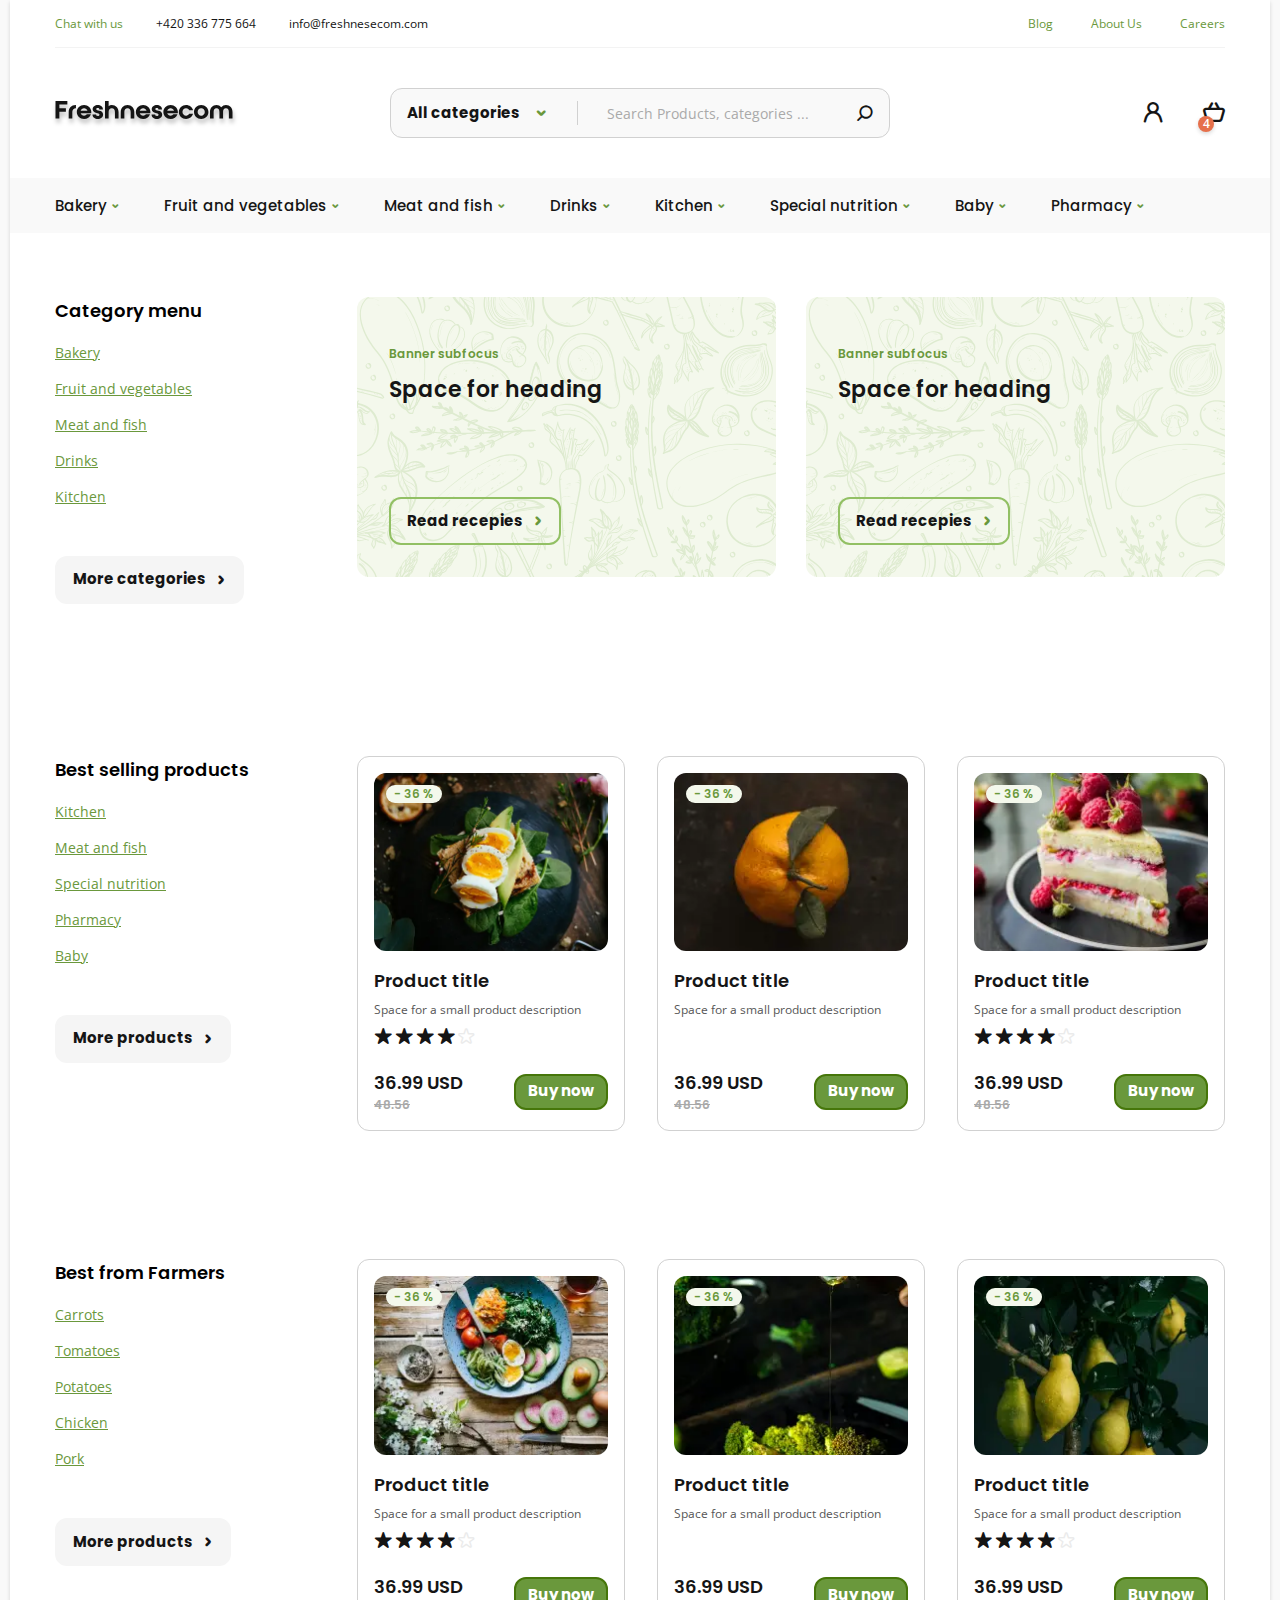
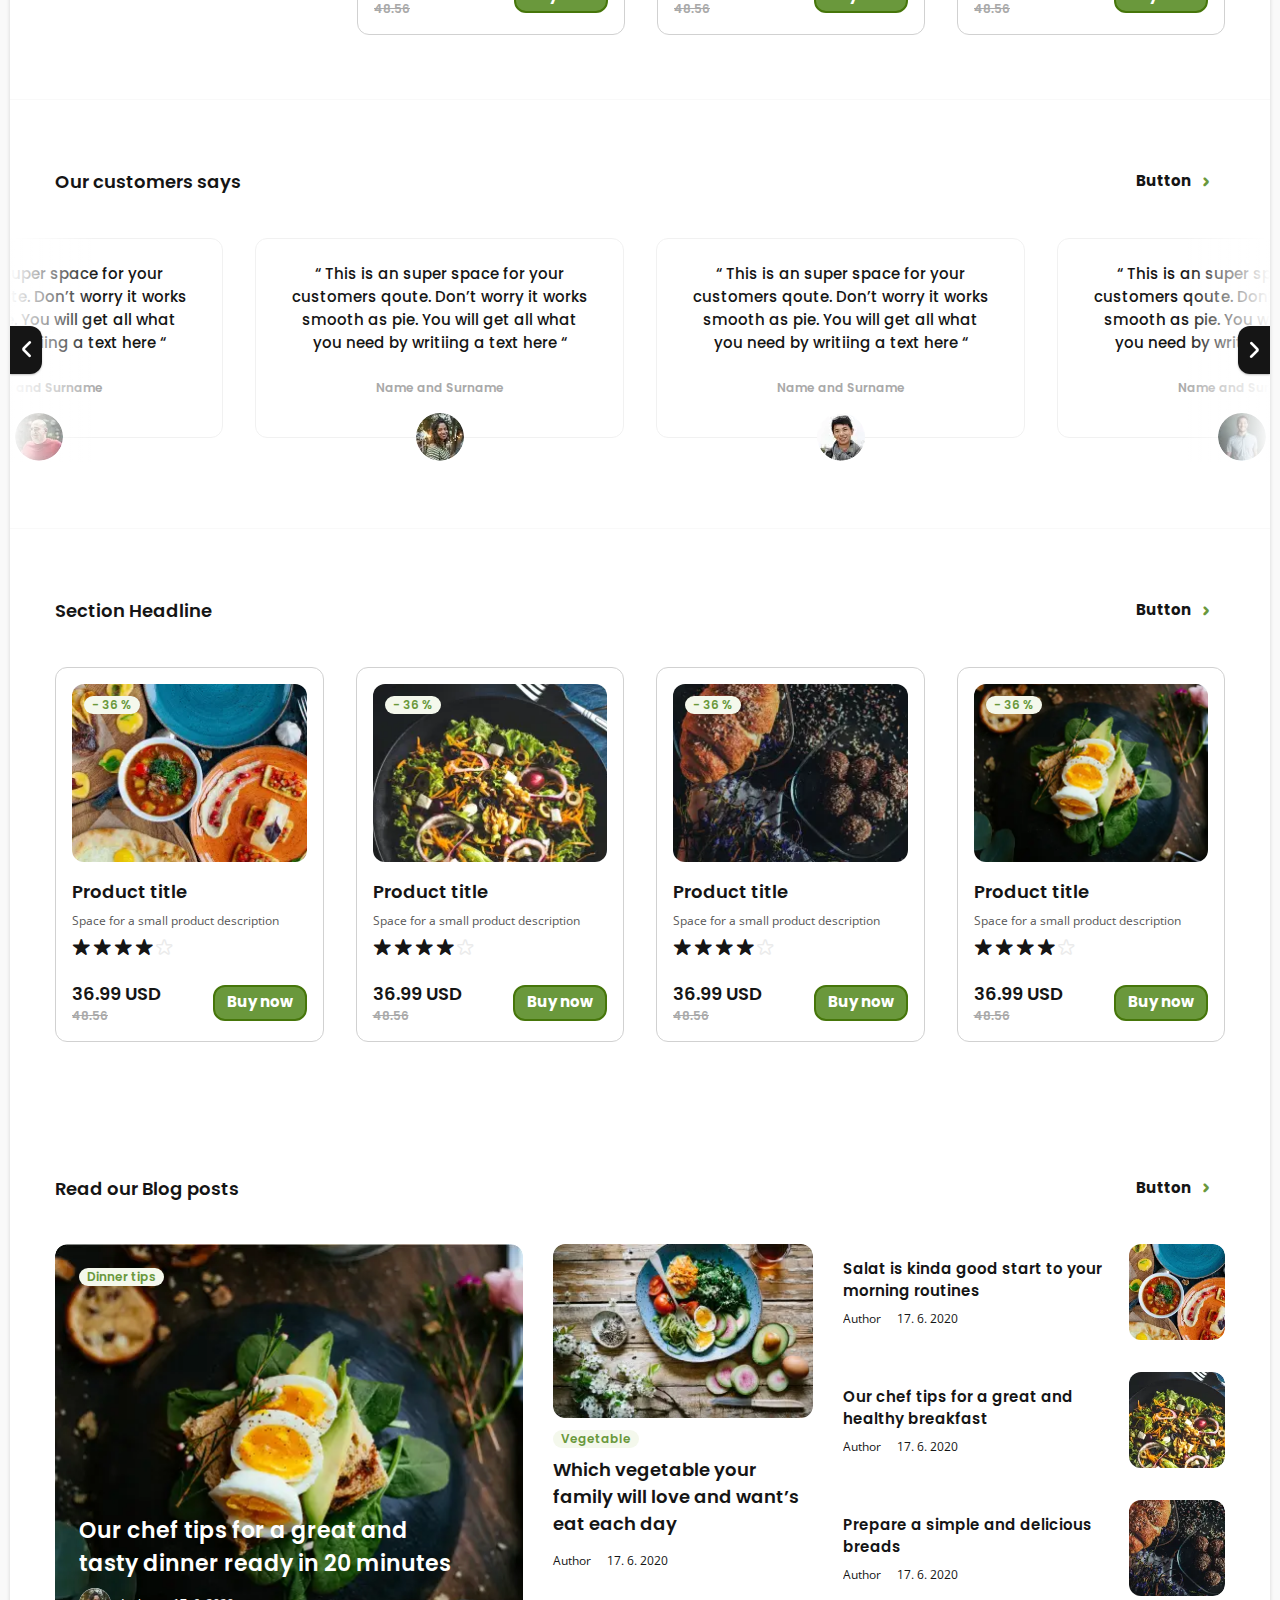
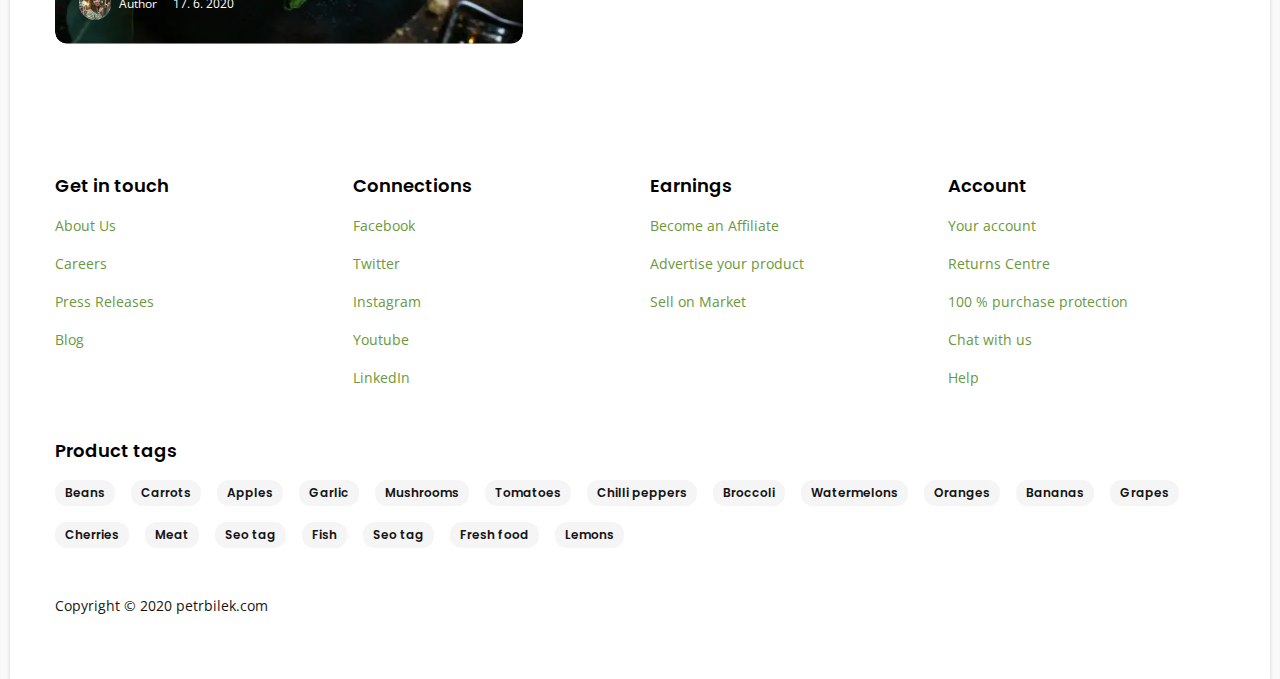
<file: docs/index.html>
<!DOCTYPE html><html lang="ru"><head>	<title>Main</title>	<meta charset="UTF-8">	<meta name="format-detection" content="telephone=no">	<link rel="stylesheet" href="css/style.min.css">	<link rel="shortcut icon" href="img/favicon.ico">	<!-- <meta name="robots" content="noindex, nofollow"> -->	<!-- <meta name="viewport" content="width=device-width, initial-scale=1.0, maximum-scale=1.0, user-scalable=0"> -->	<meta name="viewport" content="width=device-width, initial-scale=1.0"></head><body>	<div class="wrapper">		<header class="header">	<div class="header__top header-top" data-da=".menu__body,768">		<div class="header-top__column">			<a class="header-top__link" href="#">Chat with us</a>			<a class="header-top__link" href="tel:+420336775664">+420 336 775 664</a>			<a class="header-top__link" href="mailto:info@freshnesecom.com">info@freshnesecom.com</a>		</div>		<div class="header-top__column">			<a class="header-top__link" href="blogs.html">Blog</a>			<a class="header-top__link" href="#">About Us</a>			<a class="header-top__link" href="#">Careers</a>		</div>	</div>	<div class="header__middle header-middle">		<div class="header-middle__logo">			<a href="./"><picture><source srcset="img/logo.svg" type="image/webp"><img src="img/logo.svg" alt="logo"></picture></a>		</div>		<div class="header-middle__search">			<form class="searcher" action="#" method="get">				<div class="searcher__select">					<div class="searcher__title searcher-title _icon-arrow">						<span class="searcher-title__text">All categories</span>						<span class="searcher-title__qty" data-text="Selected: "></span>					</div>					<div class="searcher__categories searcher-categories" hidden>						<div class="searcher-categories__body">							<div class="searcher-categories__column">								<div class="searcher-categories__checkbox checkbox" data-checkbox>									<input class="checkbox__input" type="checkbox" name="form[]" value="1">									<span class="checkbox__text">Bakery</span>								</div>							</div>							<div class="searcher-categories__column">								<div class="searcher-categories__checkbox checkbox" data-checkbox>									<input class="checkbox__input" type="checkbox" name="form[]" value="2">									<span class="checkbox__text">Fruit and vegetables</span>								</div>							</div>							<div class="searcher-categories__column">								<div class="searcher-categories__checkbox checkbox" data-checkbox>									<input class="checkbox__input" type="checkbox" name="form[]" value="3">									<span class="checkbox__text">Meat and fish</span>								</div>							</div>							<div class="searcher-categories__column">								<div class="searcher-categories__checkbox checkbox" data-checkbox>									<input class="checkbox__input" type="checkbox" name="form[]" value="4">									<span class="checkbox__text">Drinks</span>								</div>							</div>							<div class="searcher-categories__column">								<div class="searcher-categories__checkbox checkbox" data-checkbox>									<input class="checkbox__input" type="checkbox" name="form[]" value="5">									<span class="checkbox__text">Kitchen</span>								</div>							</div>							<div class="searcher-categories__column">								<div class="searcher-categories__checkbox checkbox" data-checkbox>									<input class="checkbox__input" type="checkbox" name="form[]" value="6">									<span class="checkbox__text">Special nutrition</span>								</div>							</div>							<div class="searcher-categories__column">								<div class="searcher-categories__checkbox checkbox" data-checkbox>									<input class="checkbox__input" type="checkbox" name="form[]" value="7">									<span class="checkbox__text">Baby</span>								</div>							</div>							<div class="searcher-categories__column">								<div class="searcher-categories__checkbox checkbox" data-checkbox>									<input class="checkbox__input" type="checkbox" name="form[]" value="8">									<span class="checkbox__text">Pharmacy</span>								</div>							</div>						</div>					</div>				</div>				<input class="searcher__input input" type="text" name="form[]" data-value="Search Products, categories ..." autocomplete="off">				<button class="searcher__search _icon-search" type="submit"></button>			</form>		</div>		<div class="header-middle__actions header-actions">			<a href="#" class="header-actions__search _icon-search"></a>			<a href="#" class="header-actions__sing-in _icon-person"></a>			<button class="header-actions__cart _icon-cart"><span>4</span></button>			<button class="header-actions__icon-menu icon-menu" type="button">				<span></span>				<span></span>				<span></span>			</button>		</div>		<div class="cart-preview">			<div class="cart-preview__headline">				<div class="cart-preview__title">Shopping cart</div>				<a class="cart-preview__close _icon-remove" href="#">Close</a>			</div>			<div class="cart-preview__items" data-simplebar>				<div class="cart-preview__item cart-item">					<div class="cart-item__image-block">						<a class="cart-item__img _ibg" href="details.html">							<picture><source srcset="img/b3.webp" type="image/webp"><img src="img/b3.jpg" alt="image"></picture>						</a>						<div class="cart-item__actions">							<a class="cart-item__action" href="#">								<svg class="cart-item__action-img cart-item__action-img_wish" width="12" height="10" viewBox="0 0 12 10" fill="none" xmlns="http://www.w3.org/2000/svg">									<path fill-rule="evenodd" clip-rule="evenodd" stroke="#E6704B" stroke-linecap="round" stroke-linejoin="bevel" d="M6.65559 1.44501C7.13297 0.967619 7.78045 0.699425 8.45559 0.699425C9.13072 0.699425 9.7782 0.967619 10.2556 1.44501C10.733 1.9224 11.0012 2.56988 11.0012 3.24501C11.0012 3.92014 10.733 4.56762 10.2556 5.04501L9.60059 5.70001L6.00059 9.30001L2.40058 5.70001L1.74558 5.04501C1.26819 4.56762 1 3.92014 1 3.24501C1 2.56988 1.26819 1.9224 1.74558 1.44501C2.22297 0.967619 2.87045 0.699425 3.54558 0.699425C4.22072 0.699425 4.86819 0.967619 5.34558 1.44501L6.00059 2.10001L6.65559 1.44501Z" />								</svg>								<span>Wishlist</span>							</a>							<a class="cart-item__action" href="#">								<svg class="cart-item__action-img cart-item__action-img_compare" width="14" height="16" viewBox="0 0 14 16" fill="none" xmlns="http://www.w3.org/2000/svg">									<path fill-rule="evenodd" clip-rule="evenodd" fill="#E6704B" d="M2.49544 2C2.31135 2 2.16211 2.14924 2.16211 2.33333V5C2.16211 5.18409 2.31135 5.33333 2.49544 5.33333H5.16211C5.3462 5.33333 5.49544 5.18409 5.49544 5V2.33333C5.49544 2.14924 5.3462 2 5.16211 2H2.49544ZM0.162109 2.33333C0.162109 1.04467 1.20678 0 2.49544 0H5.16211C6.45077 0 7.49544 1.04467 7.49544 2.33333V5C7.49544 6.28866 6.45077 7.33333 5.16211 7.33333H2.49544C1.20678 7.33333 0.162109 6.28866 0.162109 5V2.33333Z" />									<path fill-rule="evenodd" clip-rule="evenodd" fill="#E6704B" d="M2.49544 10C2.31135 10 2.16211 10.1492 2.16211 10.3333V13C2.16211 13.1841 2.31135 13.3333 2.49544 13.3333H5.16211C5.3462 13.3333 5.49544 13.1841 5.49544 13V10.3333C5.49544 10.1492 5.3462 10 5.16211 10H2.49544ZM0.162109 10.3333C0.162109 9.04467 1.20678 8 2.49544 8H5.16211C6.45077 8 7.49544 9.04467 7.49544 10.3333V13C7.49544 14.2887 6.45077 15.3333 5.16211 15.3333H2.49544C1.20678 15.3333 0.162109 14.2887 0.162109 13V10.3333Z" />									<path fill-rule="evenodd" clip-rule="evenodd" fill="#E6704B" d="M7.49609 10.3332C7.49609 9.78088 7.94381 9.33316 8.49609 9.33316H12.4961C13.0484 9.33316 13.4961 9.78088 13.4961 10.3332C13.4961 10.8854 13.0484 11.3332 12.4961 11.3332H8.49609C7.94381 11.3332 7.49609 10.8854 7.49609 10.3332Z" />									<path fill-rule="evenodd" clip-rule="evenodd" fill="#E6704B" d="M7.49609 13C7.49609 12.4477 7.94381 12 8.49609 12H11.1628C11.715 12 12.1628 12.4477 12.1628 13C12.1628 13.5523 11.715 14 11.1628 14H8.49609C7.94381 14 7.49609 13.5523 7.49609 13Z" />									<path fill-rule="evenodd" clip-rule="evenodd" fill="#E6704B" d="M7.49609 5C7.49609 4.44772 7.94381 4 8.49609 4H11.1628C11.715 4 12.1628 4.44772 12.1628 5C12.1628 5.55228 11.715 6 11.1628 6H8.49609C7.94381 6 7.49609 5.55228 7.49609 5Z" />									<path fill-rule="evenodd" clip-rule="evenodd" fill="#E6704B" d="M7.49609 2.33316C7.49609 1.78088 7.94381 1.33316 8.49609 1.33316H12.4961C13.0484 1.33316 13.4961 1.78088 13.4961 2.33316C13.4961 2.88545 13.0484 3.33316 12.4961 3.33316H8.49609C7.94381 3.33316 7.49609 2.88545 7.49609 2.33316Z" />								</svg>								<span>Compare</span>							</a>							<a class="cart-item__action" href="#">								<svg class="cart-item__action-img cart-item__action-img_remove" width="8" height="8" viewBox="0 0 8 8" fill="none" xmlns="http://www.w3.org/2000/svg">									<path fill-rule="evenodd" clip-rule="evenodd" fill="#151515" d="M0.466759 0.466454C0.662021 0.271192 0.978604 0.271192 1.17387 0.466454L7.53387 6.82646C7.72913 7.02172 7.72913 7.3383 7.53387 7.53356C7.3386 7.72882 7.02202 7.72882 6.82676 7.53356L0.466759 1.17356C0.271497 0.978298 0.271497 0.661716 0.466759 0.466454Z" />									<path fill-rule="evenodd" clip-rule="evenodd" fill="#151515" d="M7.53387 0.466454C7.72913 0.661716 7.72913 0.978298 7.53387 1.17356L1.17387 7.53356C0.978604 7.72882 0.662021 7.72882 0.466759 7.53356C0.271497 7.3383 0.271497 7.02172 0.466759 6.82646L6.82676 0.466454C7.02202 0.271192 7.3386 0.271192 7.53387 0.466454Z" />								</svg>								<span>Remove</span>							</a>						</div>					</div>					<div class="cart-item__main-block">						<div class="cart-item__title title-15"><a href="details.html">Product title</a></div>						<div class="cart-item__info">							<div class="cart-item__info-parameter">Farm:</div>							<div class="cart-item__info-value">Tharamis Farm</div>							<div class="cart-item__info-parameter">Freshness:</div>							<div class="cart-item__info-value">1 day old</div>						</div>						<div class="cart-item__rating cart-item-rating">							<div class="cart-item-rating__star cart-item-rating__star_active"></div>							<div class="cart-item-rating__star cart-item-rating__star_active"></div>							<div class="cart-item-rating__star cart-item-rating__star_active"></div>							<div class="cart-item-rating__star cart-item-rating__star_active"></div>							<div class="cart-item-rating__star"></div>						</div>					</div>					<div class="cart-item__price-block">						<div class="cart-item__price-info">							<div class="cart-item__price">36.99 <span class="cart-item__currency">USD</span></div>							<div class="cart-item__old-price">48.56</div>						</div>						<div class="cart-item__qty qty qty_normal">							<input class="qty__input _digital" type="text" name="form[]" data-value="1" data-error="" autocomplete="off">							<div class="qty__selector">								<div class="qty__title _icon-arrow">Pcs</div>								<div class="qty__items" hidden>									<div class="qty__item" data-qty="1">1</div>									<div class="qty__item" data-qty="2">2</div>									<div class="qty__item" data-qty="3">3</div>									<div class="qty__item" data-qty="4">4</div>									<div class="qty__item" data-qty="5">5</div>									<div class="qty__item" data-qty="6">6</div>								</div>							</div>						</div>					</div>				</div>				<div class="cart-preview__item cart-item">					<div class="cart-item__image-block">						<a class="cart-item__img _ibg" href="details.html">							<picture><source srcset="img/img1.webp" type="image/webp"><img src="img/img1.jpg" alt="image"></picture>						</a>						<div class="cart-item__actions">							<a class="cart-item__action" href="#">								<svg class="cart-item__action-img cart-item__action-img_wish" width="12" height="10" viewBox="0 0 12 10" fill="none" xmlns="http://www.w3.org/2000/svg">									<path fill-rule="evenodd" clip-rule="evenodd" stroke="#E6704B" stroke-linecap="round" stroke-linejoin="bevel" d="M6.65559 1.44501C7.13297 0.967619 7.78045 0.699425 8.45559 0.699425C9.13072 0.699425 9.7782 0.967619 10.2556 1.44501C10.733 1.9224 11.0012 2.56988 11.0012 3.24501C11.0012 3.92014 10.733 4.56762 10.2556 5.04501L9.60059 5.70001L6.00059 9.30001L2.40058 5.70001L1.74558 5.04501C1.26819 4.56762 1 3.92014 1 3.24501C1 2.56988 1.26819 1.9224 1.74558 1.44501C2.22297 0.967619 2.87045 0.699425 3.54558 0.699425C4.22072 0.699425 4.86819 0.967619 5.34558 1.44501L6.00059 2.10001L6.65559 1.44501Z" />								</svg>								<span>Wishlist</span>							</a>							<a class="cart-item__action" href="#">								<svg class="cart-item__action-img cart-item__action-img_compare" width="14" height="16" viewBox="0 0 14 16" fill="none" xmlns="http://www.w3.org/2000/svg">									<path fill-rule="evenodd" clip-rule="evenodd" fill="#E6704B" d="M2.49544 2C2.31135 2 2.16211 2.14924 2.16211 2.33333V5C2.16211 5.18409 2.31135 5.33333 2.49544 5.33333H5.16211C5.3462 5.33333 5.49544 5.18409 5.49544 5V2.33333C5.49544 2.14924 5.3462 2 5.16211 2H2.49544ZM0.162109 2.33333C0.162109 1.04467 1.20678 0 2.49544 0H5.16211C6.45077 0 7.49544 1.04467 7.49544 2.33333V5C7.49544 6.28866 6.45077 7.33333 5.16211 7.33333H2.49544C1.20678 7.33333 0.162109 6.28866 0.162109 5V2.33333Z" />									<path fill-rule="evenodd" clip-rule="evenodd" fill="#E6704B" d="M2.49544 10C2.31135 10 2.16211 10.1492 2.16211 10.3333V13C2.16211 13.1841 2.31135 13.3333 2.49544 13.3333H5.16211C5.3462 13.3333 5.49544 13.1841 5.49544 13V10.3333C5.49544 10.1492 5.3462 10 5.16211 10H2.49544ZM0.162109 10.3333C0.162109 9.04467 1.20678 8 2.49544 8H5.16211C6.45077 8 7.49544 9.04467 7.49544 10.3333V13C7.49544 14.2887 6.45077 15.3333 5.16211 15.3333H2.49544C1.20678 15.3333 0.162109 14.2887 0.162109 13V10.3333Z" />									<path fill-rule="evenodd" clip-rule="evenodd" fill="#E6704B" d="M7.49609 10.3332C7.49609 9.78088 7.94381 9.33316 8.49609 9.33316H12.4961C13.0484 9.33316 13.4961 9.78088 13.4961 10.3332C13.4961 10.8854 13.0484 11.3332 12.4961 11.3332H8.49609C7.94381 11.3332 7.49609 10.8854 7.49609 10.3332Z" />									<path fill-rule="evenodd" clip-rule="evenodd" fill="#E6704B" d="M7.49609 13C7.49609 12.4477 7.94381 12 8.49609 12H11.1628C11.715 12 12.1628 12.4477 12.1628 13C12.1628 13.5523 11.715 14 11.1628 14H8.49609C7.94381 14 7.49609 13.5523 7.49609 13Z" />									<path fill-rule="evenodd" clip-rule="evenodd" fill="#E6704B" d="M7.49609 5C7.49609 4.44772 7.94381 4 8.49609 4H11.1628C11.715 4 12.1628 4.44772 12.1628 5C12.1628 5.55228 11.715 6 11.1628 6H8.49609C7.94381 6 7.49609 5.55228 7.49609 5Z" />									<path fill-rule="evenodd" clip-rule="evenodd" fill="#E6704B" d="M7.49609 2.33316C7.49609 1.78088 7.94381 1.33316 8.49609 1.33316H12.4961C13.0484 1.33316 13.4961 1.78088 13.4961 2.33316C13.4961 2.88545 13.0484 3.33316 12.4961 3.33316H8.49609C7.94381 3.33316 7.49609 2.88545 7.49609 2.33316Z" />								</svg>								<span>Compare</span>							</a>							<a class="cart-item__action" href="#">								<svg class="cart-item__action-img cart-item__action-img_remove" width="8" height="8" viewBox="0 0 8 8" fill="none" xmlns="http://www.w3.org/2000/svg">									<path fill-rule="evenodd" clip-rule="evenodd" fill="#151515" d="M0.466759 0.466454C0.662021 0.271192 0.978604 0.271192 1.17387 0.466454L7.53387 6.82646C7.72913 7.02172 7.72913 7.3383 7.53387 7.53356C7.3386 7.72882 7.02202 7.72882 6.82676 7.53356L0.466759 1.17356C0.271497 0.978298 0.271497 0.661716 0.466759 0.466454Z" />									<path fill-rule="evenodd" clip-rule="evenodd" fill="#151515" d="M7.53387 0.466454C7.72913 0.661716 7.72913 0.978298 7.53387 1.17356L1.17387 7.53356C0.978604 7.72882 0.662021 7.72882 0.466759 7.53356C0.271497 7.3383 0.271497 7.02172 0.466759 6.82646L6.82676 0.466454C7.02202 0.271192 7.3386 0.271192 7.53387 0.466454Z" />								</svg>								<span>Remove</span>							</a>						</div>					</div>					<div class="cart-item__main-block">						<div class="cart-item__title title-15"><a href="details.html">Product title</a></div>						<div class="cart-item__info">							<div class="cart-item__info-parameter">Farm:</div>							<div class="cart-item__info-value">Tharamis Farm</div>							<div class="cart-item__info-parameter">Freshness:</div>							<div class="cart-item__info-value">1 day old</div>						</div>						<div class="cart-item__rating cart-item-rating">							<div class="cart-item-rating__star cart-item-rating__star_active"></div>							<div class="cart-item-rating__star cart-item-rating__star_active"></div>							<div class="cart-item-rating__star cart-item-rating__star_active"></div>							<div class="cart-item-rating__star cart-item-rating__star_active"></div>							<div class="cart-item-rating__star"></div>						</div>					</div>					<div class="cart-item__price-block">						<div class="cart-item__price-info">							<div class="cart-item__price">36.99 <span class="cart-item__currency">USD</span></div>							<div class="cart-item__old-price">48.56</div>						</div>						<div class="cart-item__qty qty qty_normal">							<input class="qty__input _digital" type="text" name="form[]" data-value="1" data-error="" autocomplete="off">							<div class="qty__selector">								<div class="qty__title _icon-arrow">Pcs</div>								<div class="qty__items" hidden>									<div class="qty__item" data-qty="1">1</div>									<div class="qty__item" data-qty="2">2</div>									<div class="qty__item" data-qty="3">3</div>									<div class="qty__item" data-qty="4">4</div>									<div class="qty__item" data-qty="5">5</div>									<div class="qty__item" data-qty="6">6</div>								</div>							</div>						</div>					</div>				</div>				<div class="cart-preview__item cart-item">					<div class="cart-item__image-block">						<a class="cart-item__img _ibg" href="details.html">							<picture><source srcset="img/b5.webp" type="image/webp"><img src="img/b5.jpg" alt="image"></picture>						</a>						<div class="cart-item__actions">							<a class="cart-item__action" href="#">								<svg class="cart-item__action-img cart-item__action-img_wish" width="12" height="10" viewBox="0 0 12 10" fill="none" xmlns="http://www.w3.org/2000/svg">									<path fill-rule="evenodd" clip-rule="evenodd" stroke="#E6704B" stroke-linecap="round" stroke-linejoin="bevel" d="M6.65559 1.44501C7.13297 0.967619 7.78045 0.699425 8.45559 0.699425C9.13072 0.699425 9.7782 0.967619 10.2556 1.44501C10.733 1.9224 11.0012 2.56988 11.0012 3.24501C11.0012 3.92014 10.733 4.56762 10.2556 5.04501L9.60059 5.70001L6.00059 9.30001L2.40058 5.70001L1.74558 5.04501C1.26819 4.56762 1 3.92014 1 3.24501C1 2.56988 1.26819 1.9224 1.74558 1.44501C2.22297 0.967619 2.87045 0.699425 3.54558 0.699425C4.22072 0.699425 4.86819 0.967619 5.34558 1.44501L6.00059 2.10001L6.65559 1.44501Z" />								</svg>								<span>Wishlist</span>							</a>							<a class="cart-item__action" href="#">								<svg class="cart-item__action-img cart-item__action-img_compare" width="14" height="16" viewBox="0 0 14 16" fill="none" xmlns="http://www.w3.org/2000/svg">									<path fill-rule="evenodd" clip-rule="evenodd" fill="#E6704B" d="M2.49544 2C2.31135 2 2.16211 2.14924 2.16211 2.33333V5C2.16211 5.18409 2.31135 5.33333 2.49544 5.33333H5.16211C5.3462 5.33333 5.49544 5.18409 5.49544 5V2.33333C5.49544 2.14924 5.3462 2 5.16211 2H2.49544ZM0.162109 2.33333C0.162109 1.04467 1.20678 0 2.49544 0H5.16211C6.45077 0 7.49544 1.04467 7.49544 2.33333V5C7.49544 6.28866 6.45077 7.33333 5.16211 7.33333H2.49544C1.20678 7.33333 0.162109 6.28866 0.162109 5V2.33333Z" />									<path fill-rule="evenodd" clip-rule="evenodd" fill="#E6704B" d="M2.49544 10C2.31135 10 2.16211 10.1492 2.16211 10.3333V13C2.16211 13.1841 2.31135 13.3333 2.49544 13.3333H5.16211C5.3462 13.3333 5.49544 13.1841 5.49544 13V10.3333C5.49544 10.1492 5.3462 10 5.16211 10H2.49544ZM0.162109 10.3333C0.162109 9.04467 1.20678 8 2.49544 8H5.16211C6.45077 8 7.49544 9.04467 7.49544 10.3333V13C7.49544 14.2887 6.45077 15.3333 5.16211 15.3333H2.49544C1.20678 15.3333 0.162109 14.2887 0.162109 13V10.3333Z" />									<path fill-rule="evenodd" clip-rule="evenodd" fill="#E6704B" d="M7.49609 10.3332C7.49609 9.78088 7.94381 9.33316 8.49609 9.33316H12.4961C13.0484 9.33316 13.4961 9.78088 13.4961 10.3332C13.4961 10.8854 13.0484 11.3332 12.4961 11.3332H8.49609C7.94381 11.3332 7.49609 10.8854 7.49609 10.3332Z" />									<path fill-rule="evenodd" clip-rule="evenodd" fill="#E6704B" d="M7.49609 13C7.49609 12.4477 7.94381 12 8.49609 12H11.1628C11.715 12 12.1628 12.4477 12.1628 13C12.1628 13.5523 11.715 14 11.1628 14H8.49609C7.94381 14 7.49609 13.5523 7.49609 13Z" />									<path fill-rule="evenodd" clip-rule="evenodd" fill="#E6704B" d="M7.49609 5C7.49609 4.44772 7.94381 4 8.49609 4H11.1628C11.715 4 12.1628 4.44772 12.1628 5C12.1628 5.55228 11.715 6 11.1628 6H8.49609C7.94381 6 7.49609 5.55228 7.49609 5Z" />									<path fill-rule="evenodd" clip-rule="evenodd" fill="#E6704B" d="M7.49609 2.33316C7.49609 1.78088 7.94381 1.33316 8.49609 1.33316H12.4961C13.0484 1.33316 13.4961 1.78088 13.4961 2.33316C13.4961 2.88545 13.0484 3.33316 12.4961 3.33316H8.49609C7.94381 3.33316 7.49609 2.88545 7.49609 2.33316Z" />								</svg>								<span>Compare</span>							</a>							<a class="cart-item__action" href="#">								<svg class="cart-item__action-img cart-item__action-img_remove" width="8" height="8" viewBox="0 0 8 8" fill="none" xmlns="http://www.w3.org/2000/svg">									<path fill-rule="evenodd" clip-rule="evenodd" fill="#151515" d="M0.466759 0.466454C0.662021 0.271192 0.978604 0.271192 1.17387 0.466454L7.53387 6.82646C7.72913 7.02172 7.72913 7.3383 7.53387 7.53356C7.3386 7.72882 7.02202 7.72882 6.82676 7.53356L0.466759 1.17356C0.271497 0.978298 0.271497 0.661716 0.466759 0.466454Z" />									<path fill-rule="evenodd" clip-rule="evenodd" fill="#151515" d="M7.53387 0.466454C7.72913 0.661716 7.72913 0.978298 7.53387 1.17356L1.17387 7.53356C0.978604 7.72882 0.662021 7.72882 0.466759 7.53356C0.271497 7.3383 0.271497 7.02172 0.466759 6.82646L6.82676 0.466454C7.02202 0.271192 7.3386 0.271192 7.53387 0.466454Z" />								</svg>								<span>Remove</span>							</a>						</div>					</div>					<div class="cart-item__main-block">						<div class="cart-item__title title-15"><a href="details.html">Product title</a></div>						<div class="cart-item__info">							<div class="cart-item__info-parameter">Farm:</div>							<div class="cart-item__info-value">Tharamis Farm</div>							<div class="cart-item__info-parameter">Freshness:</div>							<div class="cart-item__info-value">1 day old</div>						</div>						<div class="cart-item__rating cart-item-rating">							<div class="cart-item-rating__star cart-item-rating__star_active"></div>							<div class="cart-item-rating__star cart-item-rating__star_active"></div>							<div class="cart-item-rating__star cart-item-rating__star_active"></div>							<div class="cart-item-rating__star cart-item-rating__star_active"></div>							<div class="cart-item-rating__star"></div>						</div>					</div>					<div class="cart-item__price-block">						<div class="cart-item__price-info">							<div class="cart-item__price">36.99 <span class="cart-item__currency">USD</span></div>							<div class="cart-item__old-price">48.56</div>						</div>						<div class="cart-item__qty qty qty_normal">							<input class="qty__input _digital" type="text" name="form[]" data-value="1" data-error="" autocomplete="off">							<div class="qty__selector">								<div class="qty__title _icon-arrow">Pcs</div>								<div class="qty__items" hidden>									<div class="qty__item" data-qty="1">1</div>									<div class="qty__item" data-qty="2">2</div>									<div class="qty__item" data-qty="3">3</div>									<div class="qty__item" data-qty="4">4</div>									<div class="qty__item" data-qty="5">5</div>									<div class="qty__item" data-qty="6">6</div>								</div>							</div>						</div>					</div>				</div>				<div class="cart-preview__item cart-item">					<div class="cart-item__image-block">						<a class="cart-item__img _ibg" href="details.html">							<picture><source srcset="img/b8.webp" type="image/webp"><img src="img/b8.jpg" alt="image"></picture>						</a>						<div class="cart-item__actions">							<a class="cart-item__action" href="#">								<svg class="cart-item__action-img cart-item__action-img_wish" width="12" height="10" viewBox="0 0 12 10" fill="none" xmlns="http://www.w3.org/2000/svg">									<path fill-rule="evenodd" clip-rule="evenodd" stroke="#E6704B" stroke-linecap="round" stroke-linejoin="bevel" d="M6.65559 1.44501C7.13297 0.967619 7.78045 0.699425 8.45559 0.699425C9.13072 0.699425 9.7782 0.967619 10.2556 1.44501C10.733 1.9224 11.0012 2.56988 11.0012 3.24501C11.0012 3.92014 10.733 4.56762 10.2556 5.04501L9.60059 5.70001L6.00059 9.30001L2.40058 5.70001L1.74558 5.04501C1.26819 4.56762 1 3.92014 1 3.24501C1 2.56988 1.26819 1.9224 1.74558 1.44501C2.22297 0.967619 2.87045 0.699425 3.54558 0.699425C4.22072 0.699425 4.86819 0.967619 5.34558 1.44501L6.00059 2.10001L6.65559 1.44501Z" />								</svg>								<span>Wishlist</span>							</a>							<a class="cart-item__action" href="#">								<svg class="cart-item__action-img cart-item__action-img_compare" width="14" height="16" viewBox="0 0 14 16" fill="none" xmlns="http://www.w3.org/2000/svg">									<path fill-rule="evenodd" clip-rule="evenodd" fill="#E6704B" d="M2.49544 2C2.31135 2 2.16211 2.14924 2.16211 2.33333V5C2.16211 5.18409 2.31135 5.33333 2.49544 5.33333H5.16211C5.3462 5.33333 5.49544 5.18409 5.49544 5V2.33333C5.49544 2.14924 5.3462 2 5.16211 2H2.49544ZM0.162109 2.33333C0.162109 1.04467 1.20678 0 2.49544 0H5.16211C6.45077 0 7.49544 1.04467 7.49544 2.33333V5C7.49544 6.28866 6.45077 7.33333 5.16211 7.33333H2.49544C1.20678 7.33333 0.162109 6.28866 0.162109 5V2.33333Z" />									<path fill-rule="evenodd" clip-rule="evenodd" fill="#E6704B" d="M2.49544 10C2.31135 10 2.16211 10.1492 2.16211 10.3333V13C2.16211 13.1841 2.31135 13.3333 2.49544 13.3333H5.16211C5.3462 13.3333 5.49544 13.1841 5.49544 13V10.3333C5.49544 10.1492 5.3462 10 5.16211 10H2.49544ZM0.162109 10.3333C0.162109 9.04467 1.20678 8 2.49544 8H5.16211C6.45077 8 7.49544 9.04467 7.49544 10.3333V13C7.49544 14.2887 6.45077 15.3333 5.16211 15.3333H2.49544C1.20678 15.3333 0.162109 14.2887 0.162109 13V10.3333Z" />									<path fill-rule="evenodd" clip-rule="evenodd" fill="#E6704B" d="M7.49609 10.3332C7.49609 9.78088 7.94381 9.33316 8.49609 9.33316H12.4961C13.0484 9.33316 13.4961 9.78088 13.4961 10.3332C13.4961 10.8854 13.0484 11.3332 12.4961 11.3332H8.49609C7.94381 11.3332 7.49609 10.8854 7.49609 10.3332Z" />									<path fill-rule="evenodd" clip-rule="evenodd" fill="#E6704B" d="M7.49609 13C7.49609 12.4477 7.94381 12 8.49609 12H11.1628C11.715 12 12.1628 12.4477 12.1628 13C12.1628 13.5523 11.715 14 11.1628 14H8.49609C7.94381 14 7.49609 13.5523 7.49609 13Z" />									<path fill-rule="evenodd" clip-rule="evenodd" fill="#E6704B" d="M7.49609 5C7.49609 4.44772 7.94381 4 8.49609 4H11.1628C11.715 4 12.1628 4.44772 12.1628 5C12.1628 5.55228 11.715 6 11.1628 6H8.49609C7.94381 6 7.49609 5.55228 7.49609 5Z" />									<path fill-rule="evenodd" clip-rule="evenodd" fill="#E6704B" d="M7.49609 2.33316C7.49609 1.78088 7.94381 1.33316 8.49609 1.33316H12.4961C13.0484 1.33316 13.4961 1.78088 13.4961 2.33316C13.4961 2.88545 13.0484 3.33316 12.4961 3.33316H8.49609C7.94381 3.33316 7.49609 2.88545 7.49609 2.33316Z" />								</svg>								<span>Compare</span>							</a>							<a class="cart-item__action" href="#">								<svg class="cart-item__action-img cart-item__action-img_remove" width="8" height="8" viewBox="0 0 8 8" fill="none" xmlns="http://www.w3.org/2000/svg">									<path fill-rule="evenodd" clip-rule="evenodd" fill="#151515" d="M0.466759 0.466454C0.662021 0.271192 0.978604 0.271192 1.17387 0.466454L7.53387 6.82646C7.72913 7.02172 7.72913 7.3383 7.53387 7.53356C7.3386 7.72882 7.02202 7.72882 6.82676 7.53356L0.466759 1.17356C0.271497 0.978298 0.271497 0.661716 0.466759 0.466454Z" />									<path fill-rule="evenodd" clip-rule="evenodd" fill="#151515" d="M7.53387 0.466454C7.72913 0.661716 7.72913 0.978298 7.53387 1.17356L1.17387 7.53356C0.978604 7.72882 0.662021 7.72882 0.466759 7.53356C0.271497 7.3383 0.271497 7.02172 0.466759 6.82646L6.82676 0.466454C7.02202 0.271192 7.3386 0.271192 7.53387 0.466454Z" />								</svg>								<span>Remove</span>							</a>						</div>					</div>					<div class="cart-item__main-block">						<div class="cart-item__title title-15"><a href="details.html">Product title</a></div>						<div class="cart-item__info">							<div class="cart-item__info-parameter">Farm:</div>							<div class="cart-item__info-value">Tharamis Farm</div>							<div class="cart-item__info-parameter">Freshness:</div>							<div class="cart-item__info-value">1 day old</div>						</div>						<div class="cart-item__rating cart-item-rating">							<div class="cart-item-rating__star cart-item-rating__star_active"></div>							<div class="cart-item-rating__star cart-item-rating__star_active"></div>							<div class="cart-item-rating__star cart-item-rating__star_active"></div>							<div class="cart-item-rating__star cart-item-rating__star_active"></div>							<div class="cart-item-rating__star"></div>						</div>					</div>					<div class="cart-item__price-block">						<div class="cart-item__price-info">							<div class="cart-item__price">36.99 <span class="cart-item__currency">USD</span></div>							<div class="cart-item__old-price">48.56</div>						</div>						<div class="cart-item__qty qty qty_normal">							<input class="qty__input _digital" type="text" name="form[]" data-value="1" data-error="" autocomplete="off">							<div class="qty__selector">								<div class="qty__title _icon-arrow">Pcs</div>								<div class="qty__items" hidden>									<div class="qty__item" data-qty="1">1</div>									<div class="qty__item" data-qty="2">2</div>									<div class="qty__item" data-qty="3">3</div>									<div class="qty__item" data-qty="4">4</div>									<div class="qty__item" data-qty="5">5</div>									<div class="qty__item" data-qty="6">6</div>								</div>							</div>						</div>					</div>				</div>			</div>			<div class="cart-preview__subtotal">				<div class="cart-preview__label">Subtotal</div>				<div class="cart-preview__coast">147.96‬ <span>USD</span></div>			</div>			<div class="cart-preview__bottomline">				<a class="cart-preview__btn cart-preview__btn_continue btn btn_normal btn_white" href="#">Continue shopping</a>				<a class="cart-preview__btn cart-preview__btn_checkout btn btn_normal btn_green" href="order.html">Go to Checkout</a>			</div>		</div>	</div>	<div class="header__bottom">		<div class="menu">			<nav class="menu__body">				<ul class="menu__list" data-spollers="768,max">					<li class="menu__item">						<a class="menu__link" href="catalog-grid.html">Bakery</a>						<button class="menu__arrow _icon-arrow" type="button" data-spoller></button>						<ul class="menu__sub-list">							<li class="menu__sub-item"><a class="menu__sub-link" href="catalog-grid.html">Ipsum dolor</a></li>							<li class="menu__sub-item"><a class="menu__sub-link" href="catalog-grid.html">Lorem dolor</a></li>							<li class="menu__sub-item"><a class="menu__sub-link" href="catalog-grid.html">Lorem, ipsum</a></li>							<li class="menu__sub-item"><a class="menu__sub-link" href="catalog-grid.html">Dolor</a></li>							<li class="menu__sub-item"><a class="menu__sub-link" href="catalog-grid.html">Lorem</a></li>						</ul>					</li>					<li class="menu__item">						<a class="menu__link" href="catalog.html">Fruit and vegetables</a>						<button class="menu__arrow _icon-arrow" type="button" data-spoller></button>						<ul class="menu__sub-list">							<li class="menu__sub-item"><a class="menu__sub-link" href="catalog.html">Ipsum dolor</a></li>							<li class="menu__sub-item"><a class="menu__sub-link" href="catalog.html">Lorem dolor</a></li>							<li class="menu__sub-item"><a class="menu__sub-link" href="catalog.html">Lorem, ipsum</a></li>							<li class="menu__sub-item"><a class="menu__sub-link" href="catalog.html">Dolor</a></li>							<li class="menu__sub-item"><a class="menu__sub-link" href="catalog.html">Lorem</a></li>						</ul>					</li>					<li class="menu__item">						<a class="menu__link" href="catalog.html">Meat and fish</a>						<button class="menu__arrow _icon-arrow" type="button" data-spoller></button>						<ul class="menu__sub-list">							<li class="menu__sub-item"><a class="menu__sub-link" href="catalog.html">Ipsum dolor</a></li>							<li class="menu__sub-item"><a class="menu__sub-link" href="catalog.html">Lorem dolor</a></li>							<li class="menu__sub-item"><a class="menu__sub-link" href="catalog.html">Lorem, ipsum</a></li>							<li class="menu__sub-item"><a class="menu__sub-link" href="catalog.html">Dolor</a></li>							<li class="menu__sub-item"><a class="menu__sub-link" href="catalog.html">Lorem</a></li>						</ul>					</li>					<li class="menu__item">						<a class="menu__link" href="catalog.html">Drinks</a>						<button class="menu__arrow _icon-arrow" type="button" data-spoller></button>						<ul class="menu__sub-list">							<li class="menu__sub-item"><a class="menu__sub-link" href="catalog.html">Ipsum dolor</a></li>							<li class="menu__sub-item"><a class="menu__sub-link" href="catalog.html">Lorem dolor</a></li>							<li class="menu__sub-item"><a class="menu__sub-link" href="catalog.html">Lorem, ipsum</a></li>							<li class="menu__sub-item"><a class="menu__sub-link" href="catalog.html">Dolor</a></li>							<li class="menu__sub-item"><a class="menu__sub-link" href="catalog.html">Lorem</a></li>						</ul>					</li>					<li class="menu__item">						<a class="menu__link" href="catalog.html">Kitchen</a>						<button class="menu__arrow _icon-arrow" type="button" data-spoller></button>						<ul class="menu__sub-list">							<li class="menu__sub-item"><a class="menu__sub-link" href="catalog.html">Ipsum dolor</a></li>							<li class="menu__sub-item"><a class="menu__sub-link" href="catalog.html">Lorem dolor</a></li>							<li class="menu__sub-item"><a class="menu__sub-link" href="catalog.html">Lorem, ipsum</a></li>							<li class="menu__sub-item"><a class="menu__sub-link" href="catalog.html">Dolor</a></li>							<li class="menu__sub-item"><a class="menu__sub-link" href="catalog.html">Lorem</a></li>						</ul>					</li>					<li class="menu__item">						<a class="menu__link" href="catalog.html">Special nutrition</a>						<button class="menu__arrow _icon-arrow" type="button" data-spoller></button>						<ul class="menu__sub-list">							<li class="menu__sub-item"><a class="menu__sub-link" href="catalog.html">Ipsum dolor</a></li>							<li class="menu__sub-item"><a class="menu__sub-link" href="catalog.html">Lorem dolor</a></li>							<li class="menu__sub-item"><a class="menu__sub-link" href="catalog.html">Lorem, ipsum</a></li>							<li class="menu__sub-item"><a class="menu__sub-link" href="catalog.html">Dolor</a></li>							<li class="menu__sub-item"><a class="menu__sub-link" href="catalog.html">Lorem</a></li>						</ul>					</li>					<li class="menu__item">						<a class="menu__link" href="catalog.html">Baby</a>						<button class="menu__arrow _icon-arrow" type="button" data-spoller></button>						<ul class="menu__sub-list">							<li class="menu__sub-item"><a class="menu__sub-link" href="catalog.html">Ipsum dolor</a></li>							<li class="menu__sub-item"><a class="menu__sub-link" href="catalog.html">Lorem dolor</a></li>							<li class="menu__sub-item"><a class="menu__sub-link" href="catalog.html">Lorem, ipsum</a></li>							<li class="menu__sub-item"><a class="menu__sub-link" href="catalog.html">Dolor</a></li>							<li class="menu__sub-item"><a class="menu__sub-link" href="catalog.html">Lorem</a></li>						</ul>					</li>					<li class="menu__item">						<a class="menu__link" href="catalog.html">Pharmacy</a>						<button class="menu__arrow _icon-arrow" type="button" data-spoller></button>						<ul class="menu__sub-list">							<li class="menu__sub-item"><a class="menu__sub-link" href="catalog.html">Ipsum dolor</a></li>							<li class="menu__sub-item"><a class="menu__sub-link" href="catalog.html">Lorem dolor</a></li>							<li class="menu__sub-item"><a class="menu__sub-link" href="catalog.html">Lorem, ipsum</a></li>							<li class="menu__sub-item"><a class="menu__sub-link" href="catalog.html">Dolor</a></li>							<li class="menu__sub-item"><a class="menu__sub-link" href="catalog.html">Lorem</a></li>						</ul>					</li>				</ul>			</nav>		</div>	</div></header>		<main class="page">			<div class="page__section aside-section">				<div class="aside-section__aside" data-spollers="768,max">					<div class="aside-menu">						<button class="aside-menu__title title-18" type="button" tabindex="-1" data-spoller>Category menu</button>						<div class="aside-menu__body">							<nav class="aside-menu__menu">								<ul class="aside-menu__list">									<li class="aside-menu__item"><a class="aside-menu__link" href="#">Bakery</a></li>									<li class="aside-menu__item"><a class="aside-menu__link" href="#">Fruit and vegetables</a></li>									<li class="aside-menu__item"><a class="aside-menu__link" href="#">Meat and fish</a></li>									<li class="aside-menu__item"><a class="aside-menu__link" href="#">Drinks</a></li>									<li class="aside-menu__item"><a class="aside-menu__link" href="#">Kitchen</a></li>								</ul>							</nav>							<a class="aside-menu__btn btn btn_normal btn_gray btn_right" href="#">More categories</a>						</div>					</div>				</div>				<div class="aside-section__content">					<div class="banners-section">						<div class="banners-section__column">							<div class="banner">								<div class="banner__content">									<div class="banner__label">Banner subfocus</div>									<a class="banner__title title-22" href="#">Space for heading</a>									<a class="banner__btn btn btn_normal btn_transparent btn_right">Read recepies</a>								</div>								<div class="banner__bg _ibg">									<picture><source srcset="img/banner-bg.svg" type="image/webp"><img src="img/banner-bg.svg" alt="#"></picture>								</div>							</div>						</div>						<div class="banners-section__column">							<div class="banner">								<div class="banner__content">									<div class="banner__label">Banner subfocus</div>									<a class="banner__title title-22" href="#">Space for heading</a>									<a class="banner__btn btn btn_normal btn_transparent btn_right">Read recepies</a>								</div>								<div class="banner__bg _ibg">									<picture><source srcset="img/banner-bg.svg" type="image/webp"><img src="img/banner-bg.svg" alt="#"></picture>								</div>							</div>						</div>					</div>				</div>			</div>			<div class="page__section aside-section">				<div class="aside-section__aside" data-spollers="768,max">					<div class="aside-menu">						<button class="aside-menu__title title-18" type="button" tabindex="-1" data-spoller>Best selling products</button>						<div class="aside-menu__body">							<nav class="aside-menu__menu">								<ul class="aside-menu__list">									<li class="aside-menu__item"><a class="aside-menu__link" href="#">Kitchen</a></li>									<li class="aside-menu__item"><a class="aside-menu__link" href="#">Meat and fish</a></li>									<li class="aside-menu__item"><a class="aside-menu__link" href="#">Special nutrition</a></li>									<li class="aside-menu__item"><a class="aside-menu__link" href="#">Pharmacy</a></li>									<li class="aside-menu__item"><a class="aside-menu__link" href="#">Baby</a></li>								</ul>							</nav>							<a class="aside-menu__btn btn btn_normal btn_gray btn_right" href="#">More products</a>						</div>					</div>				</div>				<div class="aside-section__content">					<div class="items-section items-section_grid">						<div class="items-section__column">							<div class="items-section__item item item_grid">								<a class="item__img _ibg" href="details.html">									<picture><source srcset="img/img1.webp" type="image/webp"><img src="img/img1.jpg" alt="image"></picture>									<div class="item__tags tags">										<div class="tags__tag tag tag_normal tag_green">- 36 %</div>									</div>								</a>								<div class="item__content">									<div class="item__main item-main">										<a class="item-main__title" href="details.html">Product title</a>										<div class="item-main__description">Space for a small product description</div>										<div class="item-main__rating item-rating">											<div class="item-rating__star item-rating__star_active"></div>											<div class="item-rating__star item-rating__star_active"></div>											<div class="item-rating__star item-rating__star_active"></div>											<div class="item-rating__star item-rating__star_active"></div>											<div class="item-rating__star"></div>										</div>										<div class="item-main__info item-info">											<div class="item-info__title">Fresheness</div>											<div class="item-info__text"><span>New</span> (Extra fresh)</div>											<div class="item-info__title">Farm</div>											<div class="item-info__text">Grocery Tarm Fields</div>											<div class="item-info__title">Delivery</div>											<div class="item-info__text">Europe</div>											<div class="item-info__title">Stock</div>											<div class="item-info__text"><span>320 pcs</span></div>										</div>									</div>									<div class="item__actions item-actions">										<div class="item-actions__buy-section">											<div class="item-actions__price-info">												<div class="item-actions__price">36.99 <span class="item-actions__currency">USD</span></div>												<div class="item-actions__old-price">48.56</div>											</div>											<a class="item-actions__buy btn btn_small btn_green" href="#">Buy now</a>										</div>										<div class="item-actions__shipping">											<div class="item-actions__shipping-title">Free Shipping</div>											<div class="item-actions__shipping-text">Delivery in 1 day</div>										</div>										<a class="item-actions__btn btn btn_normal btn_green btn_right" href="details.html">Product Detail</a>										<div class="item-actions__wish wish" data-checkbox>											<input class="wish__input" type="checkbox" name="wish">											<svg class="wish__heart" width="17" height="15" viewBox="0 0 17 15" fill="none" xmlns="http://www.w3.org/2000/svg">												<path fill-rule="evenodd" clip-rule="evenodd" d="M9.54078 2.99411C10.1773 2.35759 11.0406 2 11.9408 2C12.841 2 13.7043 2.35759 14.3408 2.99411C14.9773 3.63063 15.3349 4.49394 15.3349 5.39411C15.3349 6.29429 14.9773 7.15759 14.3408 7.79411L13.4674 8.66744L8.66745 13.4674L3.86745 8.66744L2.99411 7.79411C2.35759 7.15759 2 6.29429 2 5.39411C2 4.49394 2.35759 3.63063 2.99411 2.99411C3.63063 2.35759 4.49394 2 5.39411 2C6.29429 2 7.15759 2.35759 7.79411 2.99411L8.66745 3.86745L9.54078 2.99411Z" stroke="#151515" stroke-width="2.5" stroke-linecap="round" stroke-linejoin="round" />											</svg>											<span class="wish__text">Add to wish list</span>										</div>									</div>								</div>							</div>						</div>						<div class="items-section__column">							<div class="items-section__item item item_grid">								<a class="item__img _ibg" href="details.html">									<picture><source srcset="img/b1.webp" type="image/webp"><img src="img/b1.jpg" alt="image"></picture>									<div class="item__tags tags">										<div class="tags__tag tag tag_normal tag_green">- 36 %</div>									</div>								</a>								<div class="item__content">									<div class="item__main item-main">										<a class="item-main__title" href="details.html">Product title</a>										<div class="item-main__description">Space for a small product description</div>										<div class="item-main__info item-info">											<div class="item-info__title">Fresheness</div>											<div class="item-info__text"><span>New</span> (Extra fresh)</div>											<div class="item-info__title">Farm</div>											<div class="item-info__text">Grocery Tarm Fields</div>											<div class="item-info__title">Delivery</div>											<div class="item-info__text">Europe</div>											<div class="item-info__title">Stock</div>											<div class="item-info__text"><span>320 pcs</span></div>										</div>									</div>									<div class="item__actions item-actions">										<div class="item-actions__buy-section">											<div class="item-actions__price-info">												<div class="item-actions__price">36.99 <span class="item-actions__currency">USD</span></div>												<div class="item-actions__old-price">48.56</div>											</div>											<a class="item-actions__buy btn btn_small btn_green" href="#">Buy now</a>										</div>										<div class="item-actions__shipping">											<div class="item-actions__shipping-title">Free Shipping</div>											<div class="item-actions__shipping-text">Delivery in 1 day</div>										</div>										<a class="item-actions__btn btn btn_normal btn_green btn_right" href="details.html">Product Detail</a>										<div class="item-actions__wish wish" data-checkbox>											<input class="wish__input" type="checkbox" name="wish">											<svg class="wish__heart" width="17" height="15" viewBox="0 0 17 15" fill="none" xmlns="http://www.w3.org/2000/svg">												<path fill-rule="evenodd" clip-rule="evenodd" d="M9.54078 2.99411C10.1773 2.35759 11.0406 2 11.9408 2C12.841 2 13.7043 2.35759 14.3408 2.99411C14.9773 3.63063 15.3349 4.49394 15.3349 5.39411C15.3349 6.29429 14.9773 7.15759 14.3408 7.79411L13.4674 8.66744L8.66745 13.4674L3.86745 8.66744L2.99411 7.79411C2.35759 7.15759 2 6.29429 2 5.39411C2 4.49394 2.35759 3.63063 2.99411 2.99411C3.63063 2.35759 4.49394 2 5.39411 2C6.29429 2 7.15759 2.35759 7.79411 2.99411L8.66745 3.86745L9.54078 2.99411Z" stroke="#151515" stroke-width="2.5" stroke-linecap="round" stroke-linejoin="round" />											</svg>											<span class="wish__text">Add to wish list</span>										</div>									</div>								</div>							</div>						</div>						<div class="items-section__column">							<div class="items-section__item item item_grid">								<a class="item__img _ibg" href="details.html">									<picture><source srcset="img/b2.webp" type="image/webp"><img src="img/b2.jpg" alt="image"></picture>									<div class="item__tags tags">										<div class="tags__tag tag tag_normal tag_green">- 36 %</div>									</div>								</a>								<div class="item__content">									<div class="item__main item-main">										<a class="item-main__title" href="details.html">Product title</a>										<div class="item-main__description">Space for a small product description</div>										<div class="item-main__rating item-rating">											<div class="item-rating__star item-rating__star_active"></div>											<div class="item-rating__star item-rating__star_active"></div>											<div class="item-rating__star item-rating__star_active"></div>											<div class="item-rating__star item-rating__star_active"></div>											<div class="item-rating__star"></div>										</div>										<div class="item-main__info item-info">											<div class="item-info__title">Fresheness</div>											<div class="item-info__text"><span>New</span> (Extra fresh)</div>											<div class="item-info__title">Farm</div>											<div class="item-info__text">Grocery Tarm Fields</div>											<div class="item-info__title">Delivery</div>											<div class="item-info__text">Europe</div>											<div class="item-info__title">Stock</div>											<div class="item-info__text"><span>320 pcs</span></div>										</div>									</div>									<div class="item__actions item-actions">										<div class="item-actions__buy-section">											<div class="item-actions__price-info">												<div class="item-actions__price">36.99 <span class="item-actions__currency">USD</span></div>												<div class="item-actions__old-price">48.56</div>											</div>											<a class="item-actions__buy btn btn_small btn_green" href="#">Buy now</a>										</div>										<div class="item-actions__shipping">											<div class="item-actions__shipping-title">Free Shipping</div>											<div class="item-actions__shipping-text">Delivery in 1 day</div>										</div>										<a class="item-actions__btn btn btn_normal btn_green btn_right" href="details.html">Product Detail</a>										<div class="item-actions__wish wish" data-checkbox>											<input class="wish__input" type="checkbox" name="wish">											<svg class="wish__heart" width="17" height="15" viewBox="0 0 17 15" fill="none" xmlns="http://www.w3.org/2000/svg">												<path fill-rule="evenodd" clip-rule="evenodd" d="M9.54078 2.99411C10.1773 2.35759 11.0406 2 11.9408 2C12.841 2 13.7043 2.35759 14.3408 2.99411C14.9773 3.63063 15.3349 4.49394 15.3349 5.39411C15.3349 6.29429 14.9773 7.15759 14.3408 7.79411L13.4674 8.66744L8.66745 13.4674L3.86745 8.66744L2.99411 7.79411C2.35759 7.15759 2 6.29429 2 5.39411C2 4.49394 2.35759 3.63063 2.99411 2.99411C3.63063 2.35759 4.49394 2 5.39411 2C6.29429 2 7.15759 2.35759 7.79411 2.99411L8.66745 3.86745L9.54078 2.99411Z" stroke="#151515" stroke-width="2.5" stroke-linecap="round" stroke-linejoin="round" />											</svg>											<span class="wish__text">Add to wish list</span>										</div>									</div>								</div>							</div>						</div>					</div>				</div>			</div>			<div class="page__section aside-section">				<div class="aside-section__aside" data-spollers="768,max">					<div class="aside-menu">						<button class="aside-menu__title title-18" type="button" tabindex="-1" data-spoller>Best from Farmers</button>						<div class="aside-menu__body">							<nav class="aside-menu__menu">								<ul class="aside-menu__list">									<li class="aside-menu__item"><a class="aside-menu__link" href="#">Carrots</a></li>									<li class="aside-menu__item"><a class="aside-menu__link" href="#">Tomatoes</a></li>									<li class="aside-menu__item"><a class="aside-menu__link" href="#">Potatoes</a></li>									<li class="aside-menu__item"><a class="aside-menu__link" href="#">Chicken</a></li>									<li class="aside-menu__item"><a class="aside-menu__link" href="#">Pork</a></li>								</ul>							</nav>							<a class="aside-menu__btn btn btn_normal btn_gray btn_right" href="#">More products</a>						</div>					</div>				</div>				<div class="aside-section__content">					<div class="items-section items-section_grid">						<div class="items-section__column">							<div class="items-section__item item item_grid">								<a class="item__img _ibg" href="details.html">									<picture><source srcset="img/b3.webp" type="image/webp"><img src="img/b3.jpg" alt="image"></picture>									<div class="item__tags tags">										<div class="tags__tag tag tag_normal tag_green">- 36 %</div>									</div>								</a>								<div class="item__content">									<div class="item__main item-main">										<a class="item-main__title" href="details.html">Product title</a>										<div class="item-main__description">Space for a small product description</div>										<div class="item-main__rating item-rating">											<div class="item-rating__star item-rating__star_active"></div>											<div class="item-rating__star item-rating__star_active"></div>											<div class="item-rating__star item-rating__star_active"></div>											<div class="item-rating__star item-rating__star_active"></div>											<div class="item-rating__star"></div>										</div>										<div class="item-main__info item-info">											<div class="item-info__title">Fresheness</div>											<div class="item-info__text"><span>New</span> (Extra fresh)</div>											<div class="item-info__title">Farm</div>											<div class="item-info__text">Grocery Tarm Fields</div>											<div class="item-info__title">Delivery</div>											<div class="item-info__text">Europe</div>											<div class="item-info__title">Stock</div>											<div class="item-info__text"><span>320 pcs</span></div>										</div>									</div>									<div class="item__actions item-actions">										<div class="item-actions__buy-section">											<div class="item-actions__price-info">												<div class="item-actions__price">36.99 <span class="item-actions__currency">USD</span></div>												<div class="item-actions__old-price">48.56</div>											</div>											<a class="item-actions__buy btn btn_small btn_green" href="#">Buy now</a>										</div>										<div class="item-actions__shipping">											<div class="item-actions__shipping-title">Free Shipping</div>											<div class="item-actions__shipping-text">Delivery in 1 day</div>										</div>										<a class="item-actions__btn btn btn_normal btn_green btn_right" href="details.html">Product Detail</a>										<div class="item-actions__wish wish" data-checkbox>											<input class="wish__input" type="checkbox" name="wish">											<svg class="wish__heart" width="17" height="15" viewBox="0 0 17 15" fill="none" xmlns="http://www.w3.org/2000/svg">												<path fill-rule="evenodd" clip-rule="evenodd" d="M9.54078 2.99411C10.1773 2.35759 11.0406 2 11.9408 2C12.841 2 13.7043 2.35759 14.3408 2.99411C14.9773 3.63063 15.3349 4.49394 15.3349 5.39411C15.3349 6.29429 14.9773 7.15759 14.3408 7.79411L13.4674 8.66744L8.66745 13.4674L3.86745 8.66744L2.99411 7.79411C2.35759 7.15759 2 6.29429 2 5.39411C2 4.49394 2.35759 3.63063 2.99411 2.99411C3.63063 2.35759 4.49394 2 5.39411 2C6.29429 2 7.15759 2.35759 7.79411 2.99411L8.66745 3.86745L9.54078 2.99411Z" stroke="#151515" stroke-width="2.5" stroke-linecap="round" stroke-linejoin="round" />											</svg>											<span class="wish__text">Add to wish list</span>										</div>									</div>								</div>							</div>						</div>						<div class="items-section__column">							<div class="items-section__item item item_grid">								<a class="item__img _ibg" href="details.html">									<picture><source srcset="img/b4.webp" type="image/webp"><img src="img/b4.jpg" alt="image"></picture>									<div class="item__tags tags">										<div class="tags__tag tag tag_normal tag_green">- 36 %</div>									</div>								</a>								<div class="item__content">									<div class="item__main item-main">										<a class="item-main__title" href="details.html">Product title</a>										<div class="item-main__description">Space for a small product description</div>										<div class="item-main__info item-info">											<div class="item-info__title">Fresheness</div>											<div class="item-info__text"><span>New</span> (Extra fresh)</div>											<div class="item-info__title">Farm</div>											<div class="item-info__text">Grocery Tarm Fields</div>											<div class="item-info__title">Delivery</div>											<div class="item-info__text">Europe</div>											<div class="item-info__title">Stock</div>											<div class="item-info__text"><span>320 pcs</span></div>										</div>									</div>									<div class="item__actions item-actions">										<div class="item-actions__buy-section">											<div class="item-actions__price-info">												<div class="item-actions__price">36.99 <span class="item-actions__currency">USD</span></div>												<div class="item-actions__old-price">48.56</div>											</div>											<a class="item-actions__buy btn btn_small btn_green" href="#">Buy now</a>										</div>										<div class="item-actions__shipping">											<div class="item-actions__shipping-title">Free Shipping</div>											<div class="item-actions__shipping-text">Delivery in 1 day</div>										</div>										<a class="item-actions__btn btn btn_normal btn_green btn_right" href="details.html">Product Detail</a>										<div class="item-actions__wish wish" data-checkbox>											<input class="wish__input" type="checkbox" name="wish">											<svg class="wish__heart" width="17" height="15" viewBox="0 0 17 15" fill="none" xmlns="http://www.w3.org/2000/svg">												<path fill-rule="evenodd" clip-rule="evenodd" d="M9.54078 2.99411C10.1773 2.35759 11.0406 2 11.9408 2C12.841 2 13.7043 2.35759 14.3408 2.99411C14.9773 3.63063 15.3349 4.49394 15.3349 5.39411C15.3349 6.29429 14.9773 7.15759 14.3408 7.79411L13.4674 8.66744L8.66745 13.4674L3.86745 8.66744L2.99411 7.79411C2.35759 7.15759 2 6.29429 2 5.39411C2 4.49394 2.35759 3.63063 2.99411 2.99411C3.63063 2.35759 4.49394 2 5.39411 2C6.29429 2 7.15759 2.35759 7.79411 2.99411L8.66745 3.86745L9.54078 2.99411Z" stroke="#151515" stroke-width="2.5" stroke-linecap="round" stroke-linejoin="round" />											</svg>											<span class="wish__text">Add to wish list</span>										</div>									</div>								</div>							</div>						</div>						<div class="items-section__column">							<div class="items-section__item item item_grid">								<a class="item__img _ibg" href="details.html">									<picture><source srcset="img/b5.webp" type="image/webp"><img src="img/b5.jpg" alt="image"></picture>									<div class="item__tags tags">										<div class="tags__tag tag tag_normal tag_green">- 36 %</div>									</div>								</a>								<div class="item__content">									<div class="item__main item-main">										<a class="item-main__title" href="details.html">Product title</a>										<div class="item-main__description">Space for a small product description</div>										<div class="item-main__rating item-rating">											<div class="item-rating__star item-rating__star_active"></div>											<div class="item-rating__star item-rating__star_active"></div>											<div class="item-rating__star item-rating__star_active"></div>											<div class="item-rating__star item-rating__star_active"></div>											<div class="item-rating__star"></div>										</div>										<div class="item-main__info item-info">											<div class="item-info__title">Fresheness</div>											<div class="item-info__text"><span>New</span> (Extra fresh)</div>											<div class="item-info__title">Farm</div>											<div class="item-info__text">Grocery Tarm Fields</div>											<div class="item-info__title">Delivery</div>											<div class="item-info__text">Europe</div>											<div class="item-info__title">Stock</div>											<div class="item-info__text"><span>320 pcs</span></div>										</div>									</div>									<div class="item__actions item-actions">										<div class="item-actions__buy-section">											<div class="item-actions__price-info">												<div class="item-actions__price">36.99 <span class="item-actions__currency">USD</span></div>												<div class="item-actions__old-price">48.56</div>											</div>											<a class="item-actions__buy btn btn_small btn_green" href="#">Buy now</a>										</div>										<div class="item-actions__shipping">											<div class="item-actions__shipping-title">Free Shipping</div>											<div class="item-actions__shipping-text">Delivery in 1 day</div>										</div>										<a class="item-actions__btn btn btn_normal btn_green btn_right" href="details.html">Product Detail</a>										<div class="item-actions__wish wish" data-checkbox>											<input class="wish__input" type="checkbox" name="wish">											<svg class="wish__heart" width="17" height="15" viewBox="0 0 17 15" fill="none" xmlns="http://www.w3.org/2000/svg">												<path fill-rule="evenodd" clip-rule="evenodd" d="M9.54078 2.99411C10.1773 2.35759 11.0406 2 11.9408 2C12.841 2 13.7043 2.35759 14.3408 2.99411C14.9773 3.63063 15.3349 4.49394 15.3349 5.39411C15.3349 6.29429 14.9773 7.15759 14.3408 7.79411L13.4674 8.66744L8.66745 13.4674L3.86745 8.66744L2.99411 7.79411C2.35759 7.15759 2 6.29429 2 5.39411C2 4.49394 2.35759 3.63063 2.99411 2.99411C3.63063 2.35759 4.49394 2 5.39411 2C6.29429 2 7.15759 2.35759 7.79411 2.99411L8.66745 3.86745L9.54078 2.99411Z" stroke="#151515" stroke-width="2.5" stroke-linecap="round" stroke-linejoin="round" />											</svg>											<span class="wish__text">Add to wish list</span>										</div>									</div>								</div>							</div>						</div>					</div>				</div>			</div>			<div class="page__section slider-section">				<div class="slider-section__headline section-headline">					<div class="section-headline__title title-18">Our customers says</div>					<a class="section-headline__btn btn btn_small btn_white btn_right" href="#">Button</a>				</div>				<div class="slider-section__slider comments-slider">					<div class="comments-slider__body _swiper">						<div class="comments-slider__item comments-slider-item">							<div class="comments-slider-item__comment">“ This is an super space for your customers qoute. Don’t worry it works smooth as pie. You will get all what you need by writiing a text here “</div>							<div class="comments-slider-item__author">Name and Surname</div>							<div class="comments-slider-item__avatar _ibg"><picture><source srcset="img/avatar1.webp" type="image/webp"><img src="img/avatar1.jpg" alt="avatar"></picture></div>						</div>						<div class="comments-slider__item comments-slider-item">							<div class="comments-slider-item__comment">“ This is an super space for your customers qoute. Don’t worry it works smooth as pie. You will get all what you need by writiing a text here “</div>							<div class="comments-slider-item__author">Name and Surname</div>							<div class="comments-slider-item__avatar _ibg"><picture><source srcset="img/avatar2.webp" type="image/webp"><img src="img/avatar2.jpg" alt="avatar"></picture></div>						</div>						<div class="comments-slider__item comments-slider-item">							<div class="comments-slider-item__comment">“ This is an super space for your customers qoute. Don’t worry it works smooth as pie. You will get all what you need by writiing a text here “</div>							<div class="comments-slider-item__author">Name and Surname</div>							<div class="comments-slider-item__avatar _ibg"><picture><source srcset="img/avatar3.webp" type="image/webp"><img src="img/avatar3.jpg" alt="avatar"></picture></div>						</div>						<div class="comments-slider__item comments-slider-item">							<div class="comments-slider-item__comment">“ This is an super space for your customers qoute. Don’t worry it works smooth as pie. You will get all what you need by writiing a text here “</div>							<div class="comments-slider-item__author">Name and Surname</div>							<div class="comments-slider-item__avatar _ibg"><picture><source srcset="img/avatar4.webp" type="image/webp"><img src="img/avatar4.jpg" alt="avatar"></picture></div>						</div>					</div>					<div class="comments-slider__arrows slider-arrows">						<div class="slider-arrows__arrow slider-arrows__arrow_prev _icon-slider-arrow"></div>						<div class="slider-arrows__arrow slider-arrows__arrow_next _icon-slider-arrow"></div>					</div>				</div>			</div>			<div class="page__section section">				<div class="section__headline section-headline">					<div class="section-headline__title title-18">Section Headline</div>					<a class="section-headline__btn btn btn_small btn_white btn_right" href="#">Button</a>				</div>				<div class="items-section items-section_grid">					<div class="items-section__column">						<div class="items-section__item item item_grid">							<a class="item__img _ibg" href="details.html">								<picture><source srcset="img/b6.webp" type="image/webp"><img src="img/b6.jpg" alt="image"></picture>								<div class="item__tags tags">									<div class="item__tag tag tag_normal tag_green">- 36 %</div>								</div>							</a>							<div class="item__content">								<div class="item__main item-main">									<a class="item-main__title" href="details.html">Product title</a>									<div class="item-main__description">Space for a small product description</div>									<div class="item-main__rating item-rating">										<div class="item-rating__star item-rating__star_active"></div>										<div class="item-rating__star item-rating__star_active"></div>										<div class="item-rating__star item-rating__star_active"></div>										<div class="item-rating__star item-rating__star_active"></div>										<div class="item-rating__star"></div>									</div>									<div class="item-main__info item-info">										<div class="item-info__title">Fresheness</div>										<div class="item-info__text"><span>New</span> (Extra fresh)</div>										<div class="item-info__title">Farm</div>										<div class="item-info__text">Grocery Tarm Fields</div>										<div class="item-info__title">Delivery</div>										<div class="item-info__text">Europe</div>										<div class="item-info__title">Stock</div>										<div class="item-info__text"><span>320 pcs</span></div>									</div>								</div>								<div class="item__actions item-actions">									<div class="item-actions__buy-section">										<div class="item-actions__price-info">											<div class="item-actions__price">36.99 <span class="item-actions__currency">USD</span></div>											<div class="item-actions__old-price">48.56</div>										</div>										<a class="item-actions__buy btn btn_small btn_green" href="#">Buy now</a>									</div>									<div class="item-actions__shipping">										<div class="item-actions__shipping-title">Free Shipping</div>										<div class="item-actions__shipping-text">Delivery in 1 day</div>									</div>									<a class="item-actions__btn btn btn_normal btn_green btn_right" href="details.html">Product Detail</a>									<div class="item-actions__wish wish" data-checkbox>										<input class="wish__input" type="checkbox" name="wish">										<svg class="wish__heart" width="17" height="15" viewBox="0 0 17 15" fill="none" xmlns="http://www.w3.org/2000/svg">											<path fill-rule="evenodd" clip-rule="evenodd" d="M9.54078 2.99411C10.1773 2.35759 11.0406 2 11.9408 2C12.841 2 13.7043 2.35759 14.3408 2.99411C14.9773 3.63063 15.3349 4.49394 15.3349 5.39411C15.3349 6.29429 14.9773 7.15759 14.3408 7.79411L13.4674 8.66744L8.66745 13.4674L3.86745 8.66744L2.99411 7.79411C2.35759 7.15759 2 6.29429 2 5.39411C2 4.49394 2.35759 3.63063 2.99411 2.99411C3.63063 2.35759 4.49394 2 5.39411 2C6.29429 2 7.15759 2.35759 7.79411 2.99411L8.66745 3.86745L9.54078 2.99411Z" stroke="#151515" stroke-width="2.5" stroke-linecap="round" stroke-linejoin="round" />										</svg>										<span class="wish__text">Add to wish list</span>									</div>								</div>							</div>						</div>					</div>					<div class="items-section__column">						<div class="items-section__item item item_grid">							<a class="item__img _ibg" href="details.html">								<picture><source srcset="img/b7.webp" type="image/webp"><img src="img/b7.jpg" alt="image"></picture>								<div class="item__tags tags">									<div class="item__tag tag tag_normal tag_green">- 36 %</div>								</div>							</a>							<div class="item__content">								<div class="item__main item-main">									<a class="item-main__title" href="details.html">Product title</a>									<div class="item-main__description">Space for a small product description</div>									<div class="item-main__rating item-rating">										<div class="item-rating__star item-rating__star_active"></div>										<div class="item-rating__star item-rating__star_active"></div>										<div class="item-rating__star item-rating__star_active"></div>										<div class="item-rating__star item-rating__star_active"></div>										<div class="item-rating__star"></div>									</div>									<div class="item-main__info item-info">										<div class="item-info__title">Fresheness</div>										<div class="item-info__text"><span>New</span> (Extra fresh)</div>										<div class="item-info__title">Farm</div>										<div class="item-info__text">Grocery Tarm Fields</div>										<div class="item-info__title">Delivery</div>										<div class="item-info__text">Europe</div>										<div class="item-info__title">Stock</div>										<div class="item-info__text"><span>320 pcs</span></div>									</div>								</div>								<div class="item__actions item-actions">									<div class="item-actions__buy-section">										<div class="item-actions__price-info">											<div class="item-actions__price">36.99 <span class="item-actions__currency">USD</span></div>											<div class="item-actions__old-price">48.56</div>										</div>										<a class="item-actions__buy btn btn_small btn_green" href="#">Buy now</a>									</div>									<div class="item-actions__shipping">										<div class="item-actions__shipping-title">Free Shipping</div>										<div class="item-actions__shipping-text">Delivery in 1 day</div>									</div>									<a class="item-actions__btn btn btn_normal btn_green btn_right" href="details.html">Product Detail</a>									<div class="item-actions__wish wish" data-checkbox>										<input class="wish__input" type="checkbox" name="wish">										<svg class="wish__heart" width="17" height="15" viewBox="0 0 17 15" fill="none" xmlns="http://www.w3.org/2000/svg">											<path fill-rule="evenodd" clip-rule="evenodd" d="M9.54078 2.99411C10.1773 2.35759 11.0406 2 11.9408 2C12.841 2 13.7043 2.35759 14.3408 2.99411C14.9773 3.63063 15.3349 4.49394 15.3349 5.39411C15.3349 6.29429 14.9773 7.15759 14.3408 7.79411L13.4674 8.66744L8.66745 13.4674L3.86745 8.66744L2.99411 7.79411C2.35759 7.15759 2 6.29429 2 5.39411C2 4.49394 2.35759 3.63063 2.99411 2.99411C3.63063 2.35759 4.49394 2 5.39411 2C6.29429 2 7.15759 2.35759 7.79411 2.99411L8.66745 3.86745L9.54078 2.99411Z" stroke="#151515" stroke-width="2.5" stroke-linecap="round" stroke-linejoin="round" />										</svg>										<span class="wish__text">Add to wish list</span>									</div>								</div>							</div>						</div>					</div>					<div class="items-section__column">						<div class="items-section__item item item_grid">							<a class="item__img _ibg" href="details.html">								<picture><source srcset="img/b8.webp" type="image/webp"><img src="img/b8.jpg" alt="image"></picture>								<div class="item__tags tags">									<div class="item__tag tag tag_normal tag_green">- 36 %</div>								</div>							</a>							<div class="item__content">								<div class="item__main item-main">									<a class="item-main__title" href="details.html">Product title</a>									<div class="item-main__description">Space for a small product description</div>									<div class="item-main__rating item-rating">										<div class="item-rating__star item-rating__star_active"></div>										<div class="item-rating__star item-rating__star_active"></div>										<div class="item-rating__star item-rating__star_active"></div>										<div class="item-rating__star item-rating__star_active"></div>										<div class="item-rating__star"></div>									</div>									<div class="item-main__info item-info">										<div class="item-info__title">Fresheness</div>										<div class="item-info__text"><span>New</span> (Extra fresh)</div>										<div class="item-info__title">Farm</div>										<div class="item-info__text">Grocery Tarm Fields</div>										<div class="item-info__title">Delivery</div>										<div class="item-info__text">Europe</div>										<div class="item-info__title">Stock</div>										<div class="item-info__text"><span>320 pcs</span></div>									</div>								</div>								<div class="item__actions item-actions">									<div class="item-actions__buy-section">										<div class="item-actions__price-info">											<div class="item-actions__price">36.99 <span class="item-actions__currency">USD</span></div>											<div class="item-actions__old-price">48.56</div>										</div>										<a class="item-actions__buy btn btn_small btn_green" href="#">Buy now</a>									</div>									<div class="item-actions__shipping">										<div class="item-actions__shipping-title">Free Shipping</div>										<div class="item-actions__shipping-text">Delivery in 1 day</div>									</div>									<a class="item-actions__btn btn btn_normal btn_green btn_right" href="details.html">Product Detail</a>									<div class="item-actions__wish wish" data-checkbox>										<input class="wish__input" type="checkbox" name="wish">										<svg class="wish__heart" width="17" height="15" viewBox="0 0 17 15" fill="none" xmlns="http://www.w3.org/2000/svg">											<path fill-rule="evenodd" clip-rule="evenodd" d="M9.54078 2.99411C10.1773 2.35759 11.0406 2 11.9408 2C12.841 2 13.7043 2.35759 14.3408 2.99411C14.9773 3.63063 15.3349 4.49394 15.3349 5.39411C15.3349 6.29429 14.9773 7.15759 14.3408 7.79411L13.4674 8.66744L8.66745 13.4674L3.86745 8.66744L2.99411 7.79411C2.35759 7.15759 2 6.29429 2 5.39411C2 4.49394 2.35759 3.63063 2.99411 2.99411C3.63063 2.35759 4.49394 2 5.39411 2C6.29429 2 7.15759 2.35759 7.79411 2.99411L8.66745 3.86745L9.54078 2.99411Z" stroke="#151515" stroke-width="2.5" stroke-linecap="round" stroke-linejoin="round" />										</svg>										<span class="wish__text">Add to wish list</span>									</div>								</div>							</div>						</div>					</div>					<div class="items-section__column">						<div class="items-section__item item item_grid">							<a class="item__img _ibg" href="details.html">								<picture><source srcset="img/img1.webp" type="image/webp"><img src="img/img1.jpg" alt="image"></picture>								<div class="item__tags tags">									<div class="item__tag tag tag_normal tag_green">- 36 %</div>								</div>							</a>							<div class="item__content">								<div class="item__main item-main">									<a class="item-main__title" href="details.html">Product title</a>									<div class="item-main__description">Space for a small product description</div>									<div class="item-main__rating item-rating">										<div class="item-rating__star item-rating__star_active"></div>										<div class="item-rating__star item-rating__star_active"></div>										<div class="item-rating__star item-rating__star_active"></div>										<div class="item-rating__star item-rating__star_active"></div>										<div class="item-rating__star"></div>									</div>									<div class="item-main__info item-info">										<div class="item-info__title">Fresheness</div>										<div class="item-info__text"><span>New</span> (Extra fresh)</div>										<div class="item-info__title">Farm</div>										<div class="item-info__text">Grocery Tarm Fields</div>										<div class="item-info__title">Delivery</div>										<div class="item-info__text">Europe</div>										<div class="item-info__title">Stock</div>										<div class="item-info__text"><span>320 pcs</span></div>									</div>								</div>								<div class="item__actions item-actions">									<div class="item-actions__buy-section">										<div class="item-actions__price-info">											<div class="item-actions__price">36.99 <span class="item-actions__currency">USD</span></div>											<div class="item-actions__old-price">48.56</div>										</div>										<a class="item-actions__buy btn btn_small btn_green" href="#">Buy now</a>									</div>									<div class="item-actions__shipping">										<div class="item-actions__shipping-title">Free Shipping</div>										<div class="item-actions__shipping-text">Delivery in 1 day</div>									</div>									<a class="item-actions__btn btn btn_normal btn_green btn_right" href="details.html">Product Detail</a>									<div class="item-actions__wish wish" data-checkbox>										<input class="wish__input" type="checkbox" name="wish">										<svg class="wish__heart" width="17" height="15" viewBox="0 0 17 15" fill="none" xmlns="http://www.w3.org/2000/svg">											<path fill-rule="evenodd" clip-rule="evenodd" d="M9.54078 2.99411C10.1773 2.35759 11.0406 2 11.9408 2C12.841 2 13.7043 2.35759 14.3408 2.99411C14.9773 3.63063 15.3349 4.49394 15.3349 5.39411C15.3349 6.29429 14.9773 7.15759 14.3408 7.79411L13.4674 8.66744L8.66745 13.4674L3.86745 8.66744L2.99411 7.79411C2.35759 7.15759 2 6.29429 2 5.39411C2 4.49394 2.35759 3.63063 2.99411 2.99411C3.63063 2.35759 4.49394 2 5.39411 2C6.29429 2 7.15759 2.35759 7.79411 2.99411L8.66745 3.86745L9.54078 2.99411Z" stroke="#151515" stroke-width="2.5" stroke-linecap="round" stroke-linejoin="round" />										</svg>										<span class="wish__text">Add to wish list</span>									</div>								</div>							</div>						</div>					</div>				</div>			</div>			<div class="page__section section">				<div class="section__headline section-headline">					<div class="section-headline__title title-18">Read our Blog posts</div>					<a class="section-headline__btn btn btn_small btn_white btn_right" href="blogs.html">Button</a>				</div>				<div class="main-blogs">					<div class="main-blogs__main">						<div class="main-blogs__item-blog item-blog item-blog_card">							<a class="item-blog__img _ibg" href="blog.html">								<picture><source srcset="img/img1.webp" type="image/webp"><img src="img/img1.jpg" alt="image"></picture>							</a>							<div class="item-blog__content">								<div class="item-blog__tags tags">									<div class="tags__tag tag tag_normal tag_green">Dinner tips</div>								</div>								<a class="item-blog__title title-22" href="#">Our chef tips for a great and tasty dinner ready in 20 minutes</a>								<div class="item-blog__info">									<div class="item-blog__author author">										<div class="author__aratar _ibg"><picture><source srcset="img/avatar1.webp" type="image/webp"><img src="img/avatar1.jpg" alt="avatar"></picture></div>										<div class="author__name">Author</div>									</div>									<div class="item-blog__date">17. 6. 2020</div>								</div>							</div>						</div>					</div>					<div class="main-blogs__middle">						<div class="main-blogs__item-blog item-blog item-blog_grid">							<a class="item-blog__img _ibg" href="blog.html">								<picture><source srcset="img/b3.webp" type="image/webp"><img src="img/b3.jpg" alt="image"></picture>							</a>							<div class="item-blog__content">								<div class="item-blog__tags tags">									<div class="tags__tag tag tag_normal tag_green">Vegetable</div>								</div>								<a class="item-blog__title title-22" href="#">Which vegetable your family will love and want’s eat each day</a>								<div class="item-blog__info">									<div class="item-blog__author author">										<div class="author__name">Author</div>									</div>									<div class="item-blog__date">17. 6. 2020</div>								</div>							</div>						</div>					</div>					<div class="main-blogs__list">						<div class="main-blogs__item-blog item-blog item-blog_line">							<a class="item-blog__img _ibg" href="blog.html">								<picture><source srcset="img/b6.webp" type="image/webp"><img src="img/b6.jpg" alt="image"></picture>							</a>							<div class="item-blog__content">								<div class="item-blog__tags tags">								</div>								<a class="item-blog__title title-22" href="#">Salat is kinda good start to your morning routines</a>								<div class="item-blog__info">									<div class="item-blog__author author">										<div class="author__name">Author</div>									</div>									<div class="item-blog__date">17. 6. 2020</div>								</div>							</div>						</div>						<div class="main-blogs__item-blog item-blog item-blog_line">							<a class="item-blog__img _ibg" href="blog.html">								<picture><source srcset="img/b7.webp" type="image/webp"><img src="img/b7.jpg" alt="image"></picture>							</a>							<div class="item-blog__content">								<div class="item-blog__tags tags">								</div>								<a class="item-blog__title title-22" href="#">Our chef tips for a great and healthy breakfast</a>								<div class="item-blog__info">									<div class="item-blog__author author">										<div class="author__name">Author</div>									</div>									<div class="item-blog__date">17. 6. 2020</div>								</div>							</div>						</div>						<div class="main-blogs__item-blog item-blog item-blog_line">							<a class="item-blog__img _ibg" href="blog.html">								<picture><source srcset="img/b8.webp" type="image/webp"><img src="img/b8.jpg" alt="image"></picture>							</a>							<div class="item-blog__content">								<div class="item-blog__tags tags">								</div>								<a class="item-blog__title title-22" href="#">Prepare a simple and delicious breads</a>								<div class="item-blog__info">									<div class="item-blog__author author">										<div class="author__name">Author</div>									</div>									<div class="item-blog__date">17. 6. 2020</div>								</div>							</div>						</div>					</div>				</div>			</div>		</main>		<footer class="footer">	<div class="footer__main footer-main" data-spollers="768,max" data-spollers data-spollers-single>		<div class="footer-main__item footer-main-item">			<button class="footer-main-item__title title-18" type="button" tabindex="-1" data-spoller>Get in touch</button>			<ul class="footer-main-item__list">				<li class="footer-main-item__item"><a class="footer-main-item__link" href="#">About Us</a></li>				<li class="footer-main-item__item"><a class="footer-main-item__link" href="#">Careers</a></li>				<li class="footer-main-item__item"><a class="footer-main-item__link" href="#">Press Releases</a></li>				<li class="footer-main-item__item"><a class="footer-main-item__link" href="#">Blog</a></li>			</ul>		</div>		<div class="footer-main__item footer-main-item">			<button class="footer-main-item__title title-18" type="button" tabindex="-1" data-spoller>Connections</button>			<ul class="footer-main-item__list">				<li class="footer-main-item__item"><a class="footer-main-item__link" href="#">Facebook</a></li>				<li class="footer-main-item__item"><a class="footer-main-item__link" href="#">Twitter</a></li>				<li class="footer-main-item__item"><a class="footer-main-item__link" href="#">Instagram</a></li>				<li class="footer-main-item__item"><a class="footer-main-item__link" href="#">Youtube</a></li>				<li class="footer-main-item__item"><a class="footer-main-item__link" href="#">LinkedIn</a></li>			</ul>		</div>		<div class="footer-main__item footer-main-item">			<button class="footer-main-item__title title-18" type="button" tabindex="-1" data-spoller>Earnings</button>			<ul class="footer-main-item__list">				<li class="footer-main-item__item"><a class="footer-main-item__link" href="#">Become an Affiliate</a></li>				<li class="footer-main-item__item"><a class="footer-main-item__link" href="#">Advertise your product</a></li>				<li class="footer-main-item__item"><a class="footer-main-item__link" href="#">Sell on Market</a></li>			</ul>		</div>		<div class="footer-main__item">			<button class="footer-main-item__title title-18" type="button" tabindex="-1" data-spoller>Account</button>			<ul class="footer-main-item__list">				<li class="footer-main-item__item"><a class="footer-main-item__link" href="#">Your account</a></li>				<li class="footer-main-item__item"><a class="footer-main-item__link" href="#">Returns Centre</a></li>				<li class="footer-main-item__item"><a class="footer-main-item__link" href="#">100 % purchase protection</a></li>				<li class="footer-main-item__item"><a class="footer-main-item__link" href="#">Chat with us</a></li>				<li class="footer-main-item__item"><a class="footer-main-item__link" href="#">Help</a></li>			</ul>		</div>	</div>	<div class="footer__tags footer-tags" data-spollers="768,max" data-one-spoller>		<div class="footer-tags__item">			<button class="footer-tags__title title-18" type="button" tabindex="-1" data-spoller>Product tags</button>			<div class="footer-tags__slide">				<div class="footer-tags__body">					<a class="footer-tags__tag tag tag_big tag_gray" href="#">Beans</a>					<a class="footer-tags__tag tag tag_big tag_gray" href="#">Carrots</a>					<a class="footer-tags__tag tag tag_big tag_gray" href="#">Apples</a>					<a class="footer-tags__tag tag tag_big tag_gray" href="#">Garlic</a>					<a class="footer-tags__tag tag tag_big tag_gray" href="#">Mushrooms</a>					<a class="footer-tags__tag tag tag_big tag_gray" href="#">Tomatoes</a>					<a class="footer-tags__tag tag tag_big tag_gray" href="#">Chilli peppers</a>					<a class="footer-tags__tag tag tag_big tag_gray" href="#">Broccoli</a>					<a class="footer-tags__tag tag tag_big tag_gray" href="#">Watermelons</a>					<a class="footer-tags__tag tag tag_big tag_gray" href="#">Oranges</a>					<a class="footer-tags__tag tag tag_big tag_gray" href="#">Bananas</a>					<a class="footer-tags__tag tag tag_big tag_gray" href="#">Grapes</a>					<a class="footer-tags__tag tag tag_big tag_gray" href="#">Cherries</a>					<a class="footer-tags__tag tag tag_big tag_gray" href="#">Meat</a>					<a class="footer-tags__tag tag tag_big tag_gray" href="#">Seo tag</a>					<a class="footer-tags__tag tag tag_big tag_gray" href="#">Fish</a>					<a class="footer-tags__tag tag tag_big tag_gray" href="#">Seo tag</a>					<a class="footer-tags__tag tag tag_big tag_gray" href="#">Fresh food</a>					<a class="footer-tags__tag tag tag_big tag_gray" href="#">Lemons</a>				</div>			</div>		</div>	</div>	<div class="footer__bottom">		Copyright © 2020 <a href="#">petrbilek.com</a>	</div></footer>	</div>	<a class="move-up _icon-arrow _move-up _goto" href="#header"></a>	<!-- <script src="https://code.jquery.com/jquery-3.3.1.min.js"></script> --><script src="js/libs.min.js"></script><script src="js/files.min.js"></script></body></html>
</file>
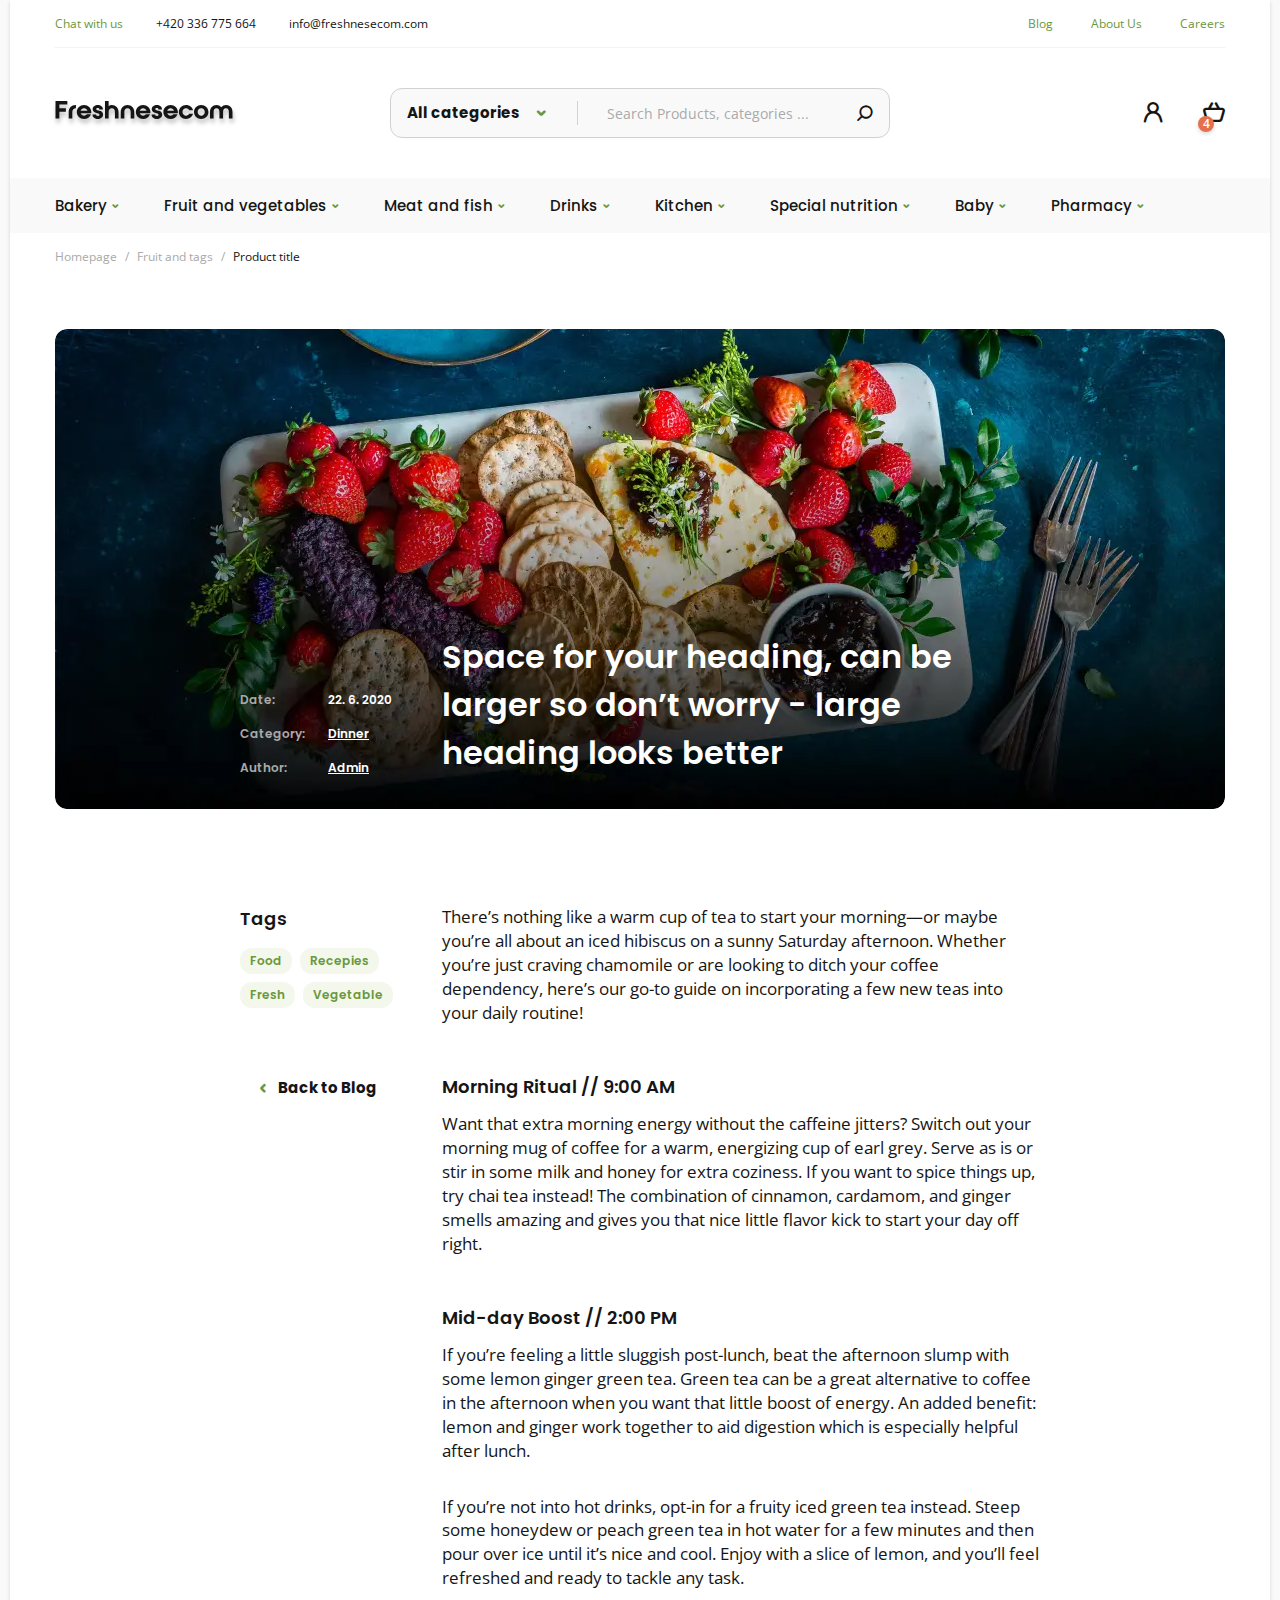
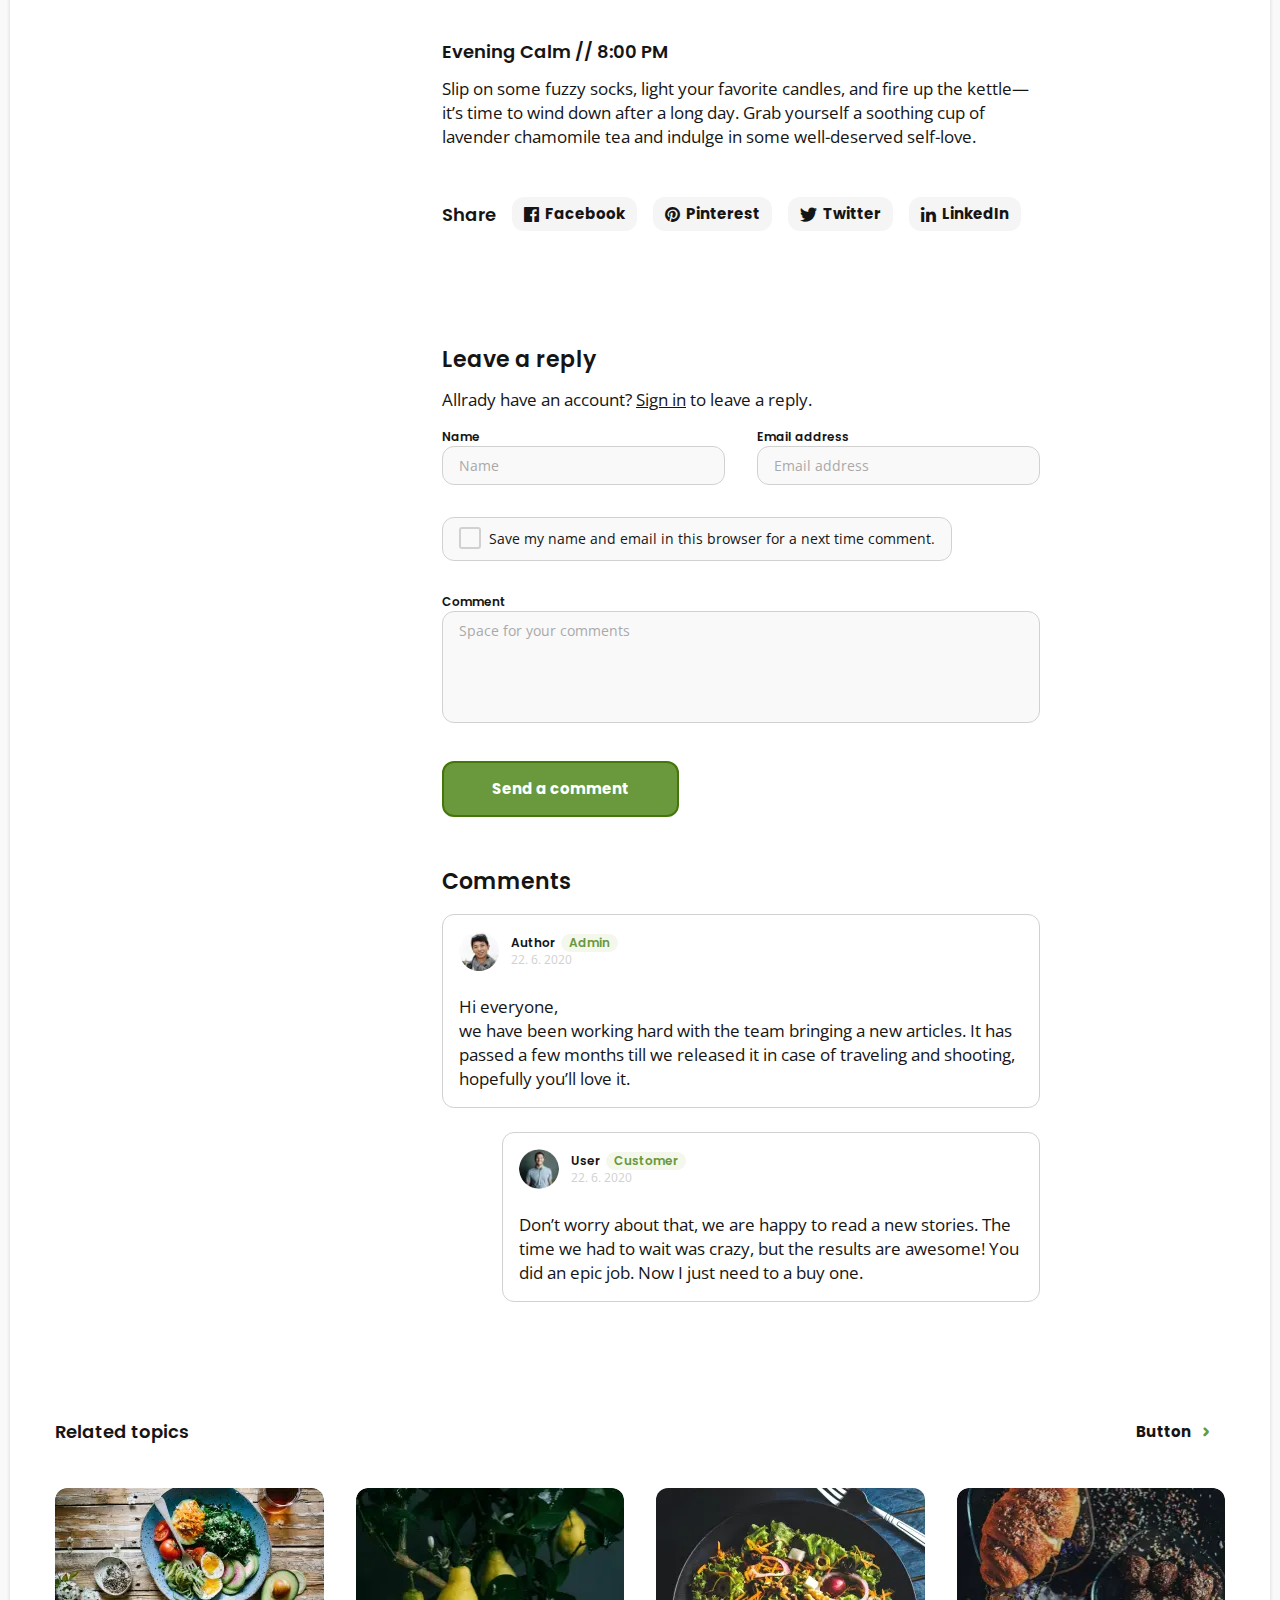
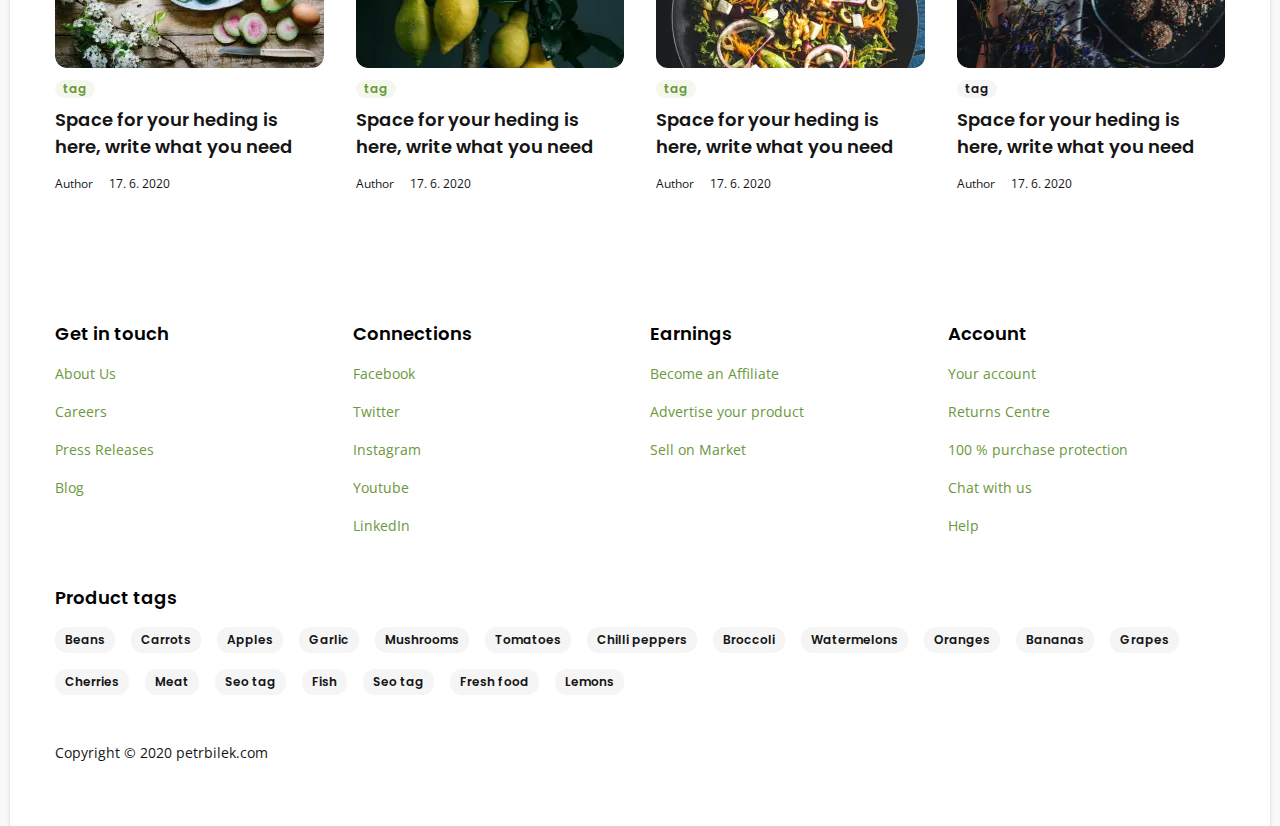
<file: docs/blog.html>
<!DOCTYPE html><html lang="ru"><head>	<title>Blog</title>	<meta charset="UTF-8">	<meta name="format-detection" content="telephone=no">	<link rel="stylesheet" href="css/style.min.css">	<link rel="shortcut icon" href="img/favicon.ico">	<!-- <meta name="robots" content="noindex, nofollow"> -->	<!-- <meta name="viewport" content="width=device-width, initial-scale=1.0, maximum-scale=1.0, user-scalable=0"> -->	<meta name="viewport" content="width=device-width, initial-scale=1.0"></head><body>	<div class="wrapper">		<header class="header">	<div class="header__top header-top" data-da=".menu__body,768">		<div class="header-top__column">			<a class="header-top__link" href="#">Chat with us</a>			<a class="header-top__link" href="tel:+420336775664">+420 336 775 664</a>			<a class="header-top__link" href="mailto:info@freshnesecom.com">info@freshnesecom.com</a>		</div>		<div class="header-top__column">			<a class="header-top__link" href="blogs.html">Blog</a>			<a class="header-top__link" href="#">About Us</a>			<a class="header-top__link" href="#">Careers</a>		</div>	</div>	<div class="header__middle header-middle">		<div class="header-middle__logo">			<a href="./"><picture><source srcset="img/logo.svg" type="image/webp"><img src="img/logo.svg" alt="logo"></picture></a>		</div>		<div class="header-middle__search">			<form class="searcher" action="#" method="get">				<div class="searcher__select">					<div class="searcher__title searcher-title _icon-arrow">						<span class="searcher-title__text">All categories</span>						<span class="searcher-title__qty" data-text="Selected: "></span>					</div>					<div class="searcher__categories searcher-categories" hidden>						<div class="searcher-categories__body">							<div class="searcher-categories__column">								<div class="searcher-categories__checkbox checkbox" data-checkbox>									<input class="checkbox__input" type="checkbox" name="form[]" value="1">									<span class="checkbox__text">Bakery</span>								</div>							</div>							<div class="searcher-categories__column">								<div class="searcher-categories__checkbox checkbox" data-checkbox>									<input class="checkbox__input" type="checkbox" name="form[]" value="2">									<span class="checkbox__text">Fruit and vegetables</span>								</div>							</div>							<div class="searcher-categories__column">								<div class="searcher-categories__checkbox checkbox" data-checkbox>									<input class="checkbox__input" type="checkbox" name="form[]" value="3">									<span class="checkbox__text">Meat and fish</span>								</div>							</div>							<div class="searcher-categories__column">								<div class="searcher-categories__checkbox checkbox" data-checkbox>									<input class="checkbox__input" type="checkbox" name="form[]" value="4">									<span class="checkbox__text">Drinks</span>								</div>							</div>							<div class="searcher-categories__column">								<div class="searcher-categories__checkbox checkbox" data-checkbox>									<input class="checkbox__input" type="checkbox" name="form[]" value="5">									<span class="checkbox__text">Kitchen</span>								</div>							</div>							<div class="searcher-categories__column">								<div class="searcher-categories__checkbox checkbox" data-checkbox>									<input class="checkbox__input" type="checkbox" name="form[]" value="6">									<span class="checkbox__text">Special nutrition</span>								</div>							</div>							<div class="searcher-categories__column">								<div class="searcher-categories__checkbox checkbox" data-checkbox>									<input class="checkbox__input" type="checkbox" name="form[]" value="7">									<span class="checkbox__text">Baby</span>								</div>							</div>							<div class="searcher-categories__column">								<div class="searcher-categories__checkbox checkbox" data-checkbox>									<input class="checkbox__input" type="checkbox" name="form[]" value="8">									<span class="checkbox__text">Pharmacy</span>								</div>							</div>						</div>					</div>				</div>				<input class="searcher__input input" type="text" name="form[]" data-value="Search Products, categories ..." autocomplete="off">				<button class="searcher__search _icon-search" type="submit"></button>			</form>		</div>		<div class="header-middle__actions header-actions">			<a href="#" class="header-actions__search _icon-search"></a>			<a href="#" class="header-actions__sing-in _icon-person"></a>			<button class="header-actions__cart _icon-cart"><span>4</span></button>			<button class="header-actions__icon-menu icon-menu" type="button">				<span></span>				<span></span>				<span></span>			</button>		</div>		<div class="cart-preview">			<div class="cart-preview__headline">				<div class="cart-preview__title">Shopping cart</div>				<a class="cart-preview__close _icon-remove" href="#">Close</a>			</div>			<div class="cart-preview__items" data-simplebar>				<div class="cart-preview__item cart-item">					<div class="cart-item__image-block">						<a class="cart-item__img _ibg" href="details.html">							<picture><source srcset="img/b3.webp" type="image/webp"><img src="img/b3.jpg" alt="image"></picture>						</a>						<div class="cart-item__actions">							<a class="cart-item__action" href="#">								<svg class="cart-item__action-img cart-item__action-img_wish" width="12" height="10" viewBox="0 0 12 10" fill="none" xmlns="http://www.w3.org/2000/svg">									<path fill-rule="evenodd" clip-rule="evenodd" stroke="#E6704B" stroke-linecap="round" stroke-linejoin="bevel" d="M6.65559 1.44501C7.13297 0.967619 7.78045 0.699425 8.45559 0.699425C9.13072 0.699425 9.7782 0.967619 10.2556 1.44501C10.733 1.9224 11.0012 2.56988 11.0012 3.24501C11.0012 3.92014 10.733 4.56762 10.2556 5.04501L9.60059 5.70001L6.00059 9.30001L2.40058 5.70001L1.74558 5.04501C1.26819 4.56762 1 3.92014 1 3.24501C1 2.56988 1.26819 1.9224 1.74558 1.44501C2.22297 0.967619 2.87045 0.699425 3.54558 0.699425C4.22072 0.699425 4.86819 0.967619 5.34558 1.44501L6.00059 2.10001L6.65559 1.44501Z" />								</svg>								<span>Wishlist</span>							</a>							<a class="cart-item__action" href="#">								<svg class="cart-item__action-img cart-item__action-img_compare" width="14" height="16" viewBox="0 0 14 16" fill="none" xmlns="http://www.w3.org/2000/svg">									<path fill-rule="evenodd" clip-rule="evenodd" fill="#E6704B" d="M2.49544 2C2.31135 2 2.16211 2.14924 2.16211 2.33333V5C2.16211 5.18409 2.31135 5.33333 2.49544 5.33333H5.16211C5.3462 5.33333 5.49544 5.18409 5.49544 5V2.33333C5.49544 2.14924 5.3462 2 5.16211 2H2.49544ZM0.162109 2.33333C0.162109 1.04467 1.20678 0 2.49544 0H5.16211C6.45077 0 7.49544 1.04467 7.49544 2.33333V5C7.49544 6.28866 6.45077 7.33333 5.16211 7.33333H2.49544C1.20678 7.33333 0.162109 6.28866 0.162109 5V2.33333Z" />									<path fill-rule="evenodd" clip-rule="evenodd" fill="#E6704B" d="M2.49544 10C2.31135 10 2.16211 10.1492 2.16211 10.3333V13C2.16211 13.1841 2.31135 13.3333 2.49544 13.3333H5.16211C5.3462 13.3333 5.49544 13.1841 5.49544 13V10.3333C5.49544 10.1492 5.3462 10 5.16211 10H2.49544ZM0.162109 10.3333C0.162109 9.04467 1.20678 8 2.49544 8H5.16211C6.45077 8 7.49544 9.04467 7.49544 10.3333V13C7.49544 14.2887 6.45077 15.3333 5.16211 15.3333H2.49544C1.20678 15.3333 0.162109 14.2887 0.162109 13V10.3333Z" />									<path fill-rule="evenodd" clip-rule="evenodd" fill="#E6704B" d="M7.49609 10.3332C7.49609 9.78088 7.94381 9.33316 8.49609 9.33316H12.4961C13.0484 9.33316 13.4961 9.78088 13.4961 10.3332C13.4961 10.8854 13.0484 11.3332 12.4961 11.3332H8.49609C7.94381 11.3332 7.49609 10.8854 7.49609 10.3332Z" />									<path fill-rule="evenodd" clip-rule="evenodd" fill="#E6704B" d="M7.49609 13C7.49609 12.4477 7.94381 12 8.49609 12H11.1628C11.715 12 12.1628 12.4477 12.1628 13C12.1628 13.5523 11.715 14 11.1628 14H8.49609C7.94381 14 7.49609 13.5523 7.49609 13Z" />									<path fill-rule="evenodd" clip-rule="evenodd" fill="#E6704B" d="M7.49609 5C7.49609 4.44772 7.94381 4 8.49609 4H11.1628C11.715 4 12.1628 4.44772 12.1628 5C12.1628 5.55228 11.715 6 11.1628 6H8.49609C7.94381 6 7.49609 5.55228 7.49609 5Z" />									<path fill-rule="evenodd" clip-rule="evenodd" fill="#E6704B" d="M7.49609 2.33316C7.49609 1.78088 7.94381 1.33316 8.49609 1.33316H12.4961C13.0484 1.33316 13.4961 1.78088 13.4961 2.33316C13.4961 2.88545 13.0484 3.33316 12.4961 3.33316H8.49609C7.94381 3.33316 7.49609 2.88545 7.49609 2.33316Z" />								</svg>								<span>Compare</span>							</a>							<a class="cart-item__action" href="#">								<svg class="cart-item__action-img cart-item__action-img_remove" width="8" height="8" viewBox="0 0 8 8" fill="none" xmlns="http://www.w3.org/2000/svg">									<path fill-rule="evenodd" clip-rule="evenodd" fill="#151515" d="M0.466759 0.466454C0.662021 0.271192 0.978604 0.271192 1.17387 0.466454L7.53387 6.82646C7.72913 7.02172 7.72913 7.3383 7.53387 7.53356C7.3386 7.72882 7.02202 7.72882 6.82676 7.53356L0.466759 1.17356C0.271497 0.978298 0.271497 0.661716 0.466759 0.466454Z" />									<path fill-rule="evenodd" clip-rule="evenodd" fill="#151515" d="M7.53387 0.466454C7.72913 0.661716 7.72913 0.978298 7.53387 1.17356L1.17387 7.53356C0.978604 7.72882 0.662021 7.72882 0.466759 7.53356C0.271497 7.3383 0.271497 7.02172 0.466759 6.82646L6.82676 0.466454C7.02202 0.271192 7.3386 0.271192 7.53387 0.466454Z" />								</svg>								<span>Remove</span>							</a>						</div>					</div>					<div class="cart-item__main-block">						<div class="cart-item__title title-15"><a href="details.html">Product title</a></div>						<div class="cart-item__info">							<div class="cart-item__info-parameter">Farm:</div>							<div class="cart-item__info-value">Tharamis Farm</div>							<div class="cart-item__info-parameter">Freshness:</div>							<div class="cart-item__info-value">1 day old</div>						</div>						<div class="cart-item__rating cart-item-rating">							<div class="cart-item-rating__star cart-item-rating__star_active"></div>							<div class="cart-item-rating__star cart-item-rating__star_active"></div>							<div class="cart-item-rating__star cart-item-rating__star_active"></div>							<div class="cart-item-rating__star cart-item-rating__star_active"></div>							<div class="cart-item-rating__star"></div>						</div>					</div>					<div class="cart-item__price-block">						<div class="cart-item__price-info">							<div class="cart-item__price">36.99 <span class="cart-item__currency">USD</span></div>							<div class="cart-item__old-price">48.56</div>						</div>						<div class="cart-item__qty qty qty_normal">							<input class="qty__input _digital" type="text" name="form[]" data-value="1" data-error="" autocomplete="off">							<div class="qty__selector">								<div class="qty__title _icon-arrow">Pcs</div>								<div class="qty__items" hidden>									<div class="qty__item" data-qty="1">1</div>									<div class="qty__item" data-qty="2">2</div>									<div class="qty__item" data-qty="3">3</div>									<div class="qty__item" data-qty="4">4</div>									<div class="qty__item" data-qty="5">5</div>									<div class="qty__item" data-qty="6">6</div>								</div>							</div>						</div>					</div>				</div>				<div class="cart-preview__item cart-item">					<div class="cart-item__image-block">						<a class="cart-item__img _ibg" href="details.html">							<picture><source srcset="img/img1.webp" type="image/webp"><img src="img/img1.jpg" alt="image"></picture>						</a>						<div class="cart-item__actions">							<a class="cart-item__action" href="#">								<svg class="cart-item__action-img cart-item__action-img_wish" width="12" height="10" viewBox="0 0 12 10" fill="none" xmlns="http://www.w3.org/2000/svg">									<path fill-rule="evenodd" clip-rule="evenodd" stroke="#E6704B" stroke-linecap="round" stroke-linejoin="bevel" d="M6.65559 1.44501C7.13297 0.967619 7.78045 0.699425 8.45559 0.699425C9.13072 0.699425 9.7782 0.967619 10.2556 1.44501C10.733 1.9224 11.0012 2.56988 11.0012 3.24501C11.0012 3.92014 10.733 4.56762 10.2556 5.04501L9.60059 5.70001L6.00059 9.30001L2.40058 5.70001L1.74558 5.04501C1.26819 4.56762 1 3.92014 1 3.24501C1 2.56988 1.26819 1.9224 1.74558 1.44501C2.22297 0.967619 2.87045 0.699425 3.54558 0.699425C4.22072 0.699425 4.86819 0.967619 5.34558 1.44501L6.00059 2.10001L6.65559 1.44501Z" />								</svg>								<span>Wishlist</span>							</a>							<a class="cart-item__action" href="#">								<svg class="cart-item__action-img cart-item__action-img_compare" width="14" height="16" viewBox="0 0 14 16" fill="none" xmlns="http://www.w3.org/2000/svg">									<path fill-rule="evenodd" clip-rule="evenodd" fill="#E6704B" d="M2.49544 2C2.31135 2 2.16211 2.14924 2.16211 2.33333V5C2.16211 5.18409 2.31135 5.33333 2.49544 5.33333H5.16211C5.3462 5.33333 5.49544 5.18409 5.49544 5V2.33333C5.49544 2.14924 5.3462 2 5.16211 2H2.49544ZM0.162109 2.33333C0.162109 1.04467 1.20678 0 2.49544 0H5.16211C6.45077 0 7.49544 1.04467 7.49544 2.33333V5C7.49544 6.28866 6.45077 7.33333 5.16211 7.33333H2.49544C1.20678 7.33333 0.162109 6.28866 0.162109 5V2.33333Z" />									<path fill-rule="evenodd" clip-rule="evenodd" fill="#E6704B" d="M2.49544 10C2.31135 10 2.16211 10.1492 2.16211 10.3333V13C2.16211 13.1841 2.31135 13.3333 2.49544 13.3333H5.16211C5.3462 13.3333 5.49544 13.1841 5.49544 13V10.3333C5.49544 10.1492 5.3462 10 5.16211 10H2.49544ZM0.162109 10.3333C0.162109 9.04467 1.20678 8 2.49544 8H5.16211C6.45077 8 7.49544 9.04467 7.49544 10.3333V13C7.49544 14.2887 6.45077 15.3333 5.16211 15.3333H2.49544C1.20678 15.3333 0.162109 14.2887 0.162109 13V10.3333Z" />									<path fill-rule="evenodd" clip-rule="evenodd" fill="#E6704B" d="M7.49609 10.3332C7.49609 9.78088 7.94381 9.33316 8.49609 9.33316H12.4961C13.0484 9.33316 13.4961 9.78088 13.4961 10.3332C13.4961 10.8854 13.0484 11.3332 12.4961 11.3332H8.49609C7.94381 11.3332 7.49609 10.8854 7.49609 10.3332Z" />									<path fill-rule="evenodd" clip-rule="evenodd" fill="#E6704B" d="M7.49609 13C7.49609 12.4477 7.94381 12 8.49609 12H11.1628C11.715 12 12.1628 12.4477 12.1628 13C12.1628 13.5523 11.715 14 11.1628 14H8.49609C7.94381 14 7.49609 13.5523 7.49609 13Z" />									<path fill-rule="evenodd" clip-rule="evenodd" fill="#E6704B" d="M7.49609 5C7.49609 4.44772 7.94381 4 8.49609 4H11.1628C11.715 4 12.1628 4.44772 12.1628 5C12.1628 5.55228 11.715 6 11.1628 6H8.49609C7.94381 6 7.49609 5.55228 7.49609 5Z" />									<path fill-rule="evenodd" clip-rule="evenodd" fill="#E6704B" d="M7.49609 2.33316C7.49609 1.78088 7.94381 1.33316 8.49609 1.33316H12.4961C13.0484 1.33316 13.4961 1.78088 13.4961 2.33316C13.4961 2.88545 13.0484 3.33316 12.4961 3.33316H8.49609C7.94381 3.33316 7.49609 2.88545 7.49609 2.33316Z" />								</svg>								<span>Compare</span>							</a>							<a class="cart-item__action" href="#">								<svg class="cart-item__action-img cart-item__action-img_remove" width="8" height="8" viewBox="0 0 8 8" fill="none" xmlns="http://www.w3.org/2000/svg">									<path fill-rule="evenodd" clip-rule="evenodd" fill="#151515" d="M0.466759 0.466454C0.662021 0.271192 0.978604 0.271192 1.17387 0.466454L7.53387 6.82646C7.72913 7.02172 7.72913 7.3383 7.53387 7.53356C7.3386 7.72882 7.02202 7.72882 6.82676 7.53356L0.466759 1.17356C0.271497 0.978298 0.271497 0.661716 0.466759 0.466454Z" />									<path fill-rule="evenodd" clip-rule="evenodd" fill="#151515" d="M7.53387 0.466454C7.72913 0.661716 7.72913 0.978298 7.53387 1.17356L1.17387 7.53356C0.978604 7.72882 0.662021 7.72882 0.466759 7.53356C0.271497 7.3383 0.271497 7.02172 0.466759 6.82646L6.82676 0.466454C7.02202 0.271192 7.3386 0.271192 7.53387 0.466454Z" />								</svg>								<span>Remove</span>							</a>						</div>					</div>					<div class="cart-item__main-block">						<div class="cart-item__title title-15"><a href="details.html">Product title</a></div>						<div class="cart-item__info">							<div class="cart-item__info-parameter">Farm:</div>							<div class="cart-item__info-value">Tharamis Farm</div>							<div class="cart-item__info-parameter">Freshness:</div>							<div class="cart-item__info-value">1 day old</div>						</div>						<div class="cart-item__rating cart-item-rating">							<div class="cart-item-rating__star cart-item-rating__star_active"></div>							<div class="cart-item-rating__star cart-item-rating__star_active"></div>							<div class="cart-item-rating__star cart-item-rating__star_active"></div>							<div class="cart-item-rating__star cart-item-rating__star_active"></div>							<div class="cart-item-rating__star"></div>						</div>					</div>					<div class="cart-item__price-block">						<div class="cart-item__price-info">							<div class="cart-item__price">36.99 <span class="cart-item__currency">USD</span></div>							<div class="cart-item__old-price">48.56</div>						</div>						<div class="cart-item__qty qty qty_normal">							<input class="qty__input _digital" type="text" name="form[]" data-value="1" data-error="" autocomplete="off">							<div class="qty__selector">								<div class="qty__title _icon-arrow">Pcs</div>								<div class="qty__items" hidden>									<div class="qty__item" data-qty="1">1</div>									<div class="qty__item" data-qty="2">2</div>									<div class="qty__item" data-qty="3">3</div>									<div class="qty__item" data-qty="4">4</div>									<div class="qty__item" data-qty="5">5</div>									<div class="qty__item" data-qty="6">6</div>								</div>							</div>						</div>					</div>				</div>				<div class="cart-preview__item cart-item">					<div class="cart-item__image-block">						<a class="cart-item__img _ibg" href="details.html">							<picture><source srcset="img/b5.webp" type="image/webp"><img src="img/b5.jpg" alt="image"></picture>						</a>						<div class="cart-item__actions">							<a class="cart-item__action" href="#">								<svg class="cart-item__action-img cart-item__action-img_wish" width="12" height="10" viewBox="0 0 12 10" fill="none" xmlns="http://www.w3.org/2000/svg">									<path fill-rule="evenodd" clip-rule="evenodd" stroke="#E6704B" stroke-linecap="round" stroke-linejoin="bevel" d="M6.65559 1.44501C7.13297 0.967619 7.78045 0.699425 8.45559 0.699425C9.13072 0.699425 9.7782 0.967619 10.2556 1.44501C10.733 1.9224 11.0012 2.56988 11.0012 3.24501C11.0012 3.92014 10.733 4.56762 10.2556 5.04501L9.60059 5.70001L6.00059 9.30001L2.40058 5.70001L1.74558 5.04501C1.26819 4.56762 1 3.92014 1 3.24501C1 2.56988 1.26819 1.9224 1.74558 1.44501C2.22297 0.967619 2.87045 0.699425 3.54558 0.699425C4.22072 0.699425 4.86819 0.967619 5.34558 1.44501L6.00059 2.10001L6.65559 1.44501Z" />								</svg>								<span>Wishlist</span>							</a>							<a class="cart-item__action" href="#">								<svg class="cart-item__action-img cart-item__action-img_compare" width="14" height="16" viewBox="0 0 14 16" fill="none" xmlns="http://www.w3.org/2000/svg">									<path fill-rule="evenodd" clip-rule="evenodd" fill="#E6704B" d="M2.49544 2C2.31135 2 2.16211 2.14924 2.16211 2.33333V5C2.16211 5.18409 2.31135 5.33333 2.49544 5.33333H5.16211C5.3462 5.33333 5.49544 5.18409 5.49544 5V2.33333C5.49544 2.14924 5.3462 2 5.16211 2H2.49544ZM0.162109 2.33333C0.162109 1.04467 1.20678 0 2.49544 0H5.16211C6.45077 0 7.49544 1.04467 7.49544 2.33333V5C7.49544 6.28866 6.45077 7.33333 5.16211 7.33333H2.49544C1.20678 7.33333 0.162109 6.28866 0.162109 5V2.33333Z" />									<path fill-rule="evenodd" clip-rule="evenodd" fill="#E6704B" d="M2.49544 10C2.31135 10 2.16211 10.1492 2.16211 10.3333V13C2.16211 13.1841 2.31135 13.3333 2.49544 13.3333H5.16211C5.3462 13.3333 5.49544 13.1841 5.49544 13V10.3333C5.49544 10.1492 5.3462 10 5.16211 10H2.49544ZM0.162109 10.3333C0.162109 9.04467 1.20678 8 2.49544 8H5.16211C6.45077 8 7.49544 9.04467 7.49544 10.3333V13C7.49544 14.2887 6.45077 15.3333 5.16211 15.3333H2.49544C1.20678 15.3333 0.162109 14.2887 0.162109 13V10.3333Z" />									<path fill-rule="evenodd" clip-rule="evenodd" fill="#E6704B" d="M7.49609 10.3332C7.49609 9.78088 7.94381 9.33316 8.49609 9.33316H12.4961C13.0484 9.33316 13.4961 9.78088 13.4961 10.3332C13.4961 10.8854 13.0484 11.3332 12.4961 11.3332H8.49609C7.94381 11.3332 7.49609 10.8854 7.49609 10.3332Z" />									<path fill-rule="evenodd" clip-rule="evenodd" fill="#E6704B" d="M7.49609 13C7.49609 12.4477 7.94381 12 8.49609 12H11.1628C11.715 12 12.1628 12.4477 12.1628 13C12.1628 13.5523 11.715 14 11.1628 14H8.49609C7.94381 14 7.49609 13.5523 7.49609 13Z" />									<path fill-rule="evenodd" clip-rule="evenodd" fill="#E6704B" d="M7.49609 5C7.49609 4.44772 7.94381 4 8.49609 4H11.1628C11.715 4 12.1628 4.44772 12.1628 5C12.1628 5.55228 11.715 6 11.1628 6H8.49609C7.94381 6 7.49609 5.55228 7.49609 5Z" />									<path fill-rule="evenodd" clip-rule="evenodd" fill="#E6704B" d="M7.49609 2.33316C7.49609 1.78088 7.94381 1.33316 8.49609 1.33316H12.4961C13.0484 1.33316 13.4961 1.78088 13.4961 2.33316C13.4961 2.88545 13.0484 3.33316 12.4961 3.33316H8.49609C7.94381 3.33316 7.49609 2.88545 7.49609 2.33316Z" />								</svg>								<span>Compare</span>							</a>							<a class="cart-item__action" href="#">								<svg class="cart-item__action-img cart-item__action-img_remove" width="8" height="8" viewBox="0 0 8 8" fill="none" xmlns="http://www.w3.org/2000/svg">									<path fill-rule="evenodd" clip-rule="evenodd" fill="#151515" d="M0.466759 0.466454C0.662021 0.271192 0.978604 0.271192 1.17387 0.466454L7.53387 6.82646C7.72913 7.02172 7.72913 7.3383 7.53387 7.53356C7.3386 7.72882 7.02202 7.72882 6.82676 7.53356L0.466759 1.17356C0.271497 0.978298 0.271497 0.661716 0.466759 0.466454Z" />									<path fill-rule="evenodd" clip-rule="evenodd" fill="#151515" d="M7.53387 0.466454C7.72913 0.661716 7.72913 0.978298 7.53387 1.17356L1.17387 7.53356C0.978604 7.72882 0.662021 7.72882 0.466759 7.53356C0.271497 7.3383 0.271497 7.02172 0.466759 6.82646L6.82676 0.466454C7.02202 0.271192 7.3386 0.271192 7.53387 0.466454Z" />								</svg>								<span>Remove</span>							</a>						</div>					</div>					<div class="cart-item__main-block">						<div class="cart-item__title title-15"><a href="details.html">Product title</a></div>						<div class="cart-item__info">							<div class="cart-item__info-parameter">Farm:</div>							<div class="cart-item__info-value">Tharamis Farm</div>							<div class="cart-item__info-parameter">Freshness:</div>							<div class="cart-item__info-value">1 day old</div>						</div>						<div class="cart-item__rating cart-item-rating">							<div class="cart-item-rating__star cart-item-rating__star_active"></div>							<div class="cart-item-rating__star cart-item-rating__star_active"></div>							<div class="cart-item-rating__star cart-item-rating__star_active"></div>							<div class="cart-item-rating__star cart-item-rating__star_active"></div>							<div class="cart-item-rating__star"></div>						</div>					</div>					<div class="cart-item__price-block">						<div class="cart-item__price-info">							<div class="cart-item__price">36.99 <span class="cart-item__currency">USD</span></div>							<div class="cart-item__old-price">48.56</div>						</div>						<div class="cart-item__qty qty qty_normal">							<input class="qty__input _digital" type="text" name="form[]" data-value="1" data-error="" autocomplete="off">							<div class="qty__selector">								<div class="qty__title _icon-arrow">Pcs</div>								<div class="qty__items" hidden>									<div class="qty__item" data-qty="1">1</div>									<div class="qty__item" data-qty="2">2</div>									<div class="qty__item" data-qty="3">3</div>									<div class="qty__item" data-qty="4">4</div>									<div class="qty__item" data-qty="5">5</div>									<div class="qty__item" data-qty="6">6</div>								</div>							</div>						</div>					</div>				</div>				<div class="cart-preview__item cart-item">					<div class="cart-item__image-block">						<a class="cart-item__img _ibg" href="details.html">							<picture><source srcset="img/b8.webp" type="image/webp"><img src="img/b8.jpg" alt="image"></picture>						</a>						<div class="cart-item__actions">							<a class="cart-item__action" href="#">								<svg class="cart-item__action-img cart-item__action-img_wish" width="12" height="10" viewBox="0 0 12 10" fill="none" xmlns="http://www.w3.org/2000/svg">									<path fill-rule="evenodd" clip-rule="evenodd" stroke="#E6704B" stroke-linecap="round" stroke-linejoin="bevel" d="M6.65559 1.44501C7.13297 0.967619 7.78045 0.699425 8.45559 0.699425C9.13072 0.699425 9.7782 0.967619 10.2556 1.44501C10.733 1.9224 11.0012 2.56988 11.0012 3.24501C11.0012 3.92014 10.733 4.56762 10.2556 5.04501L9.60059 5.70001L6.00059 9.30001L2.40058 5.70001L1.74558 5.04501C1.26819 4.56762 1 3.92014 1 3.24501C1 2.56988 1.26819 1.9224 1.74558 1.44501C2.22297 0.967619 2.87045 0.699425 3.54558 0.699425C4.22072 0.699425 4.86819 0.967619 5.34558 1.44501L6.00059 2.10001L6.65559 1.44501Z" />								</svg>								<span>Wishlist</span>							</a>							<a class="cart-item__action" href="#">								<svg class="cart-item__action-img cart-item__action-img_compare" width="14" height="16" viewBox="0 0 14 16" fill="none" xmlns="http://www.w3.org/2000/svg">									<path fill-rule="evenodd" clip-rule="evenodd" fill="#E6704B" d="M2.49544 2C2.31135 2 2.16211 2.14924 2.16211 2.33333V5C2.16211 5.18409 2.31135 5.33333 2.49544 5.33333H5.16211C5.3462 5.33333 5.49544 5.18409 5.49544 5V2.33333C5.49544 2.14924 5.3462 2 5.16211 2H2.49544ZM0.162109 2.33333C0.162109 1.04467 1.20678 0 2.49544 0H5.16211C6.45077 0 7.49544 1.04467 7.49544 2.33333V5C7.49544 6.28866 6.45077 7.33333 5.16211 7.33333H2.49544C1.20678 7.33333 0.162109 6.28866 0.162109 5V2.33333Z" />									<path fill-rule="evenodd" clip-rule="evenodd" fill="#E6704B" d="M2.49544 10C2.31135 10 2.16211 10.1492 2.16211 10.3333V13C2.16211 13.1841 2.31135 13.3333 2.49544 13.3333H5.16211C5.3462 13.3333 5.49544 13.1841 5.49544 13V10.3333C5.49544 10.1492 5.3462 10 5.16211 10H2.49544ZM0.162109 10.3333C0.162109 9.04467 1.20678 8 2.49544 8H5.16211C6.45077 8 7.49544 9.04467 7.49544 10.3333V13C7.49544 14.2887 6.45077 15.3333 5.16211 15.3333H2.49544C1.20678 15.3333 0.162109 14.2887 0.162109 13V10.3333Z" />									<path fill-rule="evenodd" clip-rule="evenodd" fill="#E6704B" d="M7.49609 10.3332C7.49609 9.78088 7.94381 9.33316 8.49609 9.33316H12.4961C13.0484 9.33316 13.4961 9.78088 13.4961 10.3332C13.4961 10.8854 13.0484 11.3332 12.4961 11.3332H8.49609C7.94381 11.3332 7.49609 10.8854 7.49609 10.3332Z" />									<path fill-rule="evenodd" clip-rule="evenodd" fill="#E6704B" d="M7.49609 13C7.49609 12.4477 7.94381 12 8.49609 12H11.1628C11.715 12 12.1628 12.4477 12.1628 13C12.1628 13.5523 11.715 14 11.1628 14H8.49609C7.94381 14 7.49609 13.5523 7.49609 13Z" />									<path fill-rule="evenodd" clip-rule="evenodd" fill="#E6704B" d="M7.49609 5C7.49609 4.44772 7.94381 4 8.49609 4H11.1628C11.715 4 12.1628 4.44772 12.1628 5C12.1628 5.55228 11.715 6 11.1628 6H8.49609C7.94381 6 7.49609 5.55228 7.49609 5Z" />									<path fill-rule="evenodd" clip-rule="evenodd" fill="#E6704B" d="M7.49609 2.33316C7.49609 1.78088 7.94381 1.33316 8.49609 1.33316H12.4961C13.0484 1.33316 13.4961 1.78088 13.4961 2.33316C13.4961 2.88545 13.0484 3.33316 12.4961 3.33316H8.49609C7.94381 3.33316 7.49609 2.88545 7.49609 2.33316Z" />								</svg>								<span>Compare</span>							</a>							<a class="cart-item__action" href="#">								<svg class="cart-item__action-img cart-item__action-img_remove" width="8" height="8" viewBox="0 0 8 8" fill="none" xmlns="http://www.w3.org/2000/svg">									<path fill-rule="evenodd" clip-rule="evenodd" fill="#151515" d="M0.466759 0.466454C0.662021 0.271192 0.978604 0.271192 1.17387 0.466454L7.53387 6.82646C7.72913 7.02172 7.72913 7.3383 7.53387 7.53356C7.3386 7.72882 7.02202 7.72882 6.82676 7.53356L0.466759 1.17356C0.271497 0.978298 0.271497 0.661716 0.466759 0.466454Z" />									<path fill-rule="evenodd" clip-rule="evenodd" fill="#151515" d="M7.53387 0.466454C7.72913 0.661716 7.72913 0.978298 7.53387 1.17356L1.17387 7.53356C0.978604 7.72882 0.662021 7.72882 0.466759 7.53356C0.271497 7.3383 0.271497 7.02172 0.466759 6.82646L6.82676 0.466454C7.02202 0.271192 7.3386 0.271192 7.53387 0.466454Z" />								</svg>								<span>Remove</span>							</a>						</div>					</div>					<div class="cart-item__main-block">						<div class="cart-item__title title-15"><a href="details.html">Product title</a></div>						<div class="cart-item__info">							<div class="cart-item__info-parameter">Farm:</div>							<div class="cart-item__info-value">Tharamis Farm</div>							<div class="cart-item__info-parameter">Freshness:</div>							<div class="cart-item__info-value">1 day old</div>						</div>						<div class="cart-item__rating cart-item-rating">							<div class="cart-item-rating__star cart-item-rating__star_active"></div>							<div class="cart-item-rating__star cart-item-rating__star_active"></div>							<div class="cart-item-rating__star cart-item-rating__star_active"></div>							<div class="cart-item-rating__star cart-item-rating__star_active"></div>							<div class="cart-item-rating__star"></div>						</div>					</div>					<div class="cart-item__price-block">						<div class="cart-item__price-info">							<div class="cart-item__price">36.99 <span class="cart-item__currency">USD</span></div>							<div class="cart-item__old-price">48.56</div>						</div>						<div class="cart-item__qty qty qty_normal">							<input class="qty__input _digital" type="text" name="form[]" data-value="1" data-error="" autocomplete="off">							<div class="qty__selector">								<div class="qty__title _icon-arrow">Pcs</div>								<div class="qty__items" hidden>									<div class="qty__item" data-qty="1">1</div>									<div class="qty__item" data-qty="2">2</div>									<div class="qty__item" data-qty="3">3</div>									<div class="qty__item" data-qty="4">4</div>									<div class="qty__item" data-qty="5">5</div>									<div class="qty__item" data-qty="6">6</div>								</div>							</div>						</div>					</div>				</div>			</div>			<div class="cart-preview__subtotal">				<div class="cart-preview__label">Subtotal</div>				<div class="cart-preview__coast">147.96‬ <span>USD</span></div>			</div>			<div class="cart-preview__bottomline">				<a class="cart-preview__btn cart-preview__btn_continue btn btn_normal btn_white" href="#">Continue shopping</a>				<a class="cart-preview__btn cart-preview__btn_checkout btn btn_normal btn_green" href="order.html">Go to Checkout</a>			</div>		</div>	</div>	<div class="header__bottom">		<div class="menu">			<nav class="menu__body">				<ul class="menu__list" data-spollers="768,max">					<li class="menu__item">						<a class="menu__link" href="catalog-grid.html">Bakery</a>						<button class="menu__arrow _icon-arrow" type="button" data-spoller></button>						<ul class="menu__sub-list">							<li class="menu__sub-item"><a class="menu__sub-link" href="catalog-grid.html">Ipsum dolor</a></li>							<li class="menu__sub-item"><a class="menu__sub-link" href="catalog-grid.html">Lorem dolor</a></li>							<li class="menu__sub-item"><a class="menu__sub-link" href="catalog-grid.html">Lorem, ipsum</a></li>							<li class="menu__sub-item"><a class="menu__sub-link" href="catalog-grid.html">Dolor</a></li>							<li class="menu__sub-item"><a class="menu__sub-link" href="catalog-grid.html">Lorem</a></li>						</ul>					</li>					<li class="menu__item">						<a class="menu__link" href="catalog.html">Fruit and vegetables</a>						<button class="menu__arrow _icon-arrow" type="button" data-spoller></button>						<ul class="menu__sub-list">							<li class="menu__sub-item"><a class="menu__sub-link" href="catalog.html">Ipsum dolor</a></li>							<li class="menu__sub-item"><a class="menu__sub-link" href="catalog.html">Lorem dolor</a></li>							<li class="menu__sub-item"><a class="menu__sub-link" href="catalog.html">Lorem, ipsum</a></li>							<li class="menu__sub-item"><a class="menu__sub-link" href="catalog.html">Dolor</a></li>							<li class="menu__sub-item"><a class="menu__sub-link" href="catalog.html">Lorem</a></li>						</ul>					</li>					<li class="menu__item">						<a class="menu__link" href="catalog.html">Meat and fish</a>						<button class="menu__arrow _icon-arrow" type="button" data-spoller></button>						<ul class="menu__sub-list">							<li class="menu__sub-item"><a class="menu__sub-link" href="catalog.html">Ipsum dolor</a></li>							<li class="menu__sub-item"><a class="menu__sub-link" href="catalog.html">Lorem dolor</a></li>							<li class="menu__sub-item"><a class="menu__sub-link" href="catalog.html">Lorem, ipsum</a></li>							<li class="menu__sub-item"><a class="menu__sub-link" href="catalog.html">Dolor</a></li>							<li class="menu__sub-item"><a class="menu__sub-link" href="catalog.html">Lorem</a></li>						</ul>					</li>					<li class="menu__item">						<a class="menu__link" href="catalog.html">Drinks</a>						<button class="menu__arrow _icon-arrow" type="button" data-spoller></button>						<ul class="menu__sub-list">							<li class="menu__sub-item"><a class="menu__sub-link" href="catalog.html">Ipsum dolor</a></li>							<li class="menu__sub-item"><a class="menu__sub-link" href="catalog.html">Lorem dolor</a></li>							<li class="menu__sub-item"><a class="menu__sub-link" href="catalog.html">Lorem, ipsum</a></li>							<li class="menu__sub-item"><a class="menu__sub-link" href="catalog.html">Dolor</a></li>							<li class="menu__sub-item"><a class="menu__sub-link" href="catalog.html">Lorem</a></li>						</ul>					</li>					<li class="menu__item">						<a class="menu__link" href="catalog.html">Kitchen</a>						<button class="menu__arrow _icon-arrow" type="button" data-spoller></button>						<ul class="menu__sub-list">							<li class="menu__sub-item"><a class="menu__sub-link" href="catalog.html">Ipsum dolor</a></li>							<li class="menu__sub-item"><a class="menu__sub-link" href="catalog.html">Lorem dolor</a></li>							<li class="menu__sub-item"><a class="menu__sub-link" href="catalog.html">Lorem, ipsum</a></li>							<li class="menu__sub-item"><a class="menu__sub-link" href="catalog.html">Dolor</a></li>							<li class="menu__sub-item"><a class="menu__sub-link" href="catalog.html">Lorem</a></li>						</ul>					</li>					<li class="menu__item">						<a class="menu__link" href="catalog.html">Special nutrition</a>						<button class="menu__arrow _icon-arrow" type="button" data-spoller></button>						<ul class="menu__sub-list">							<li class="menu__sub-item"><a class="menu__sub-link" href="catalog.html">Ipsum dolor</a></li>							<li class="menu__sub-item"><a class="menu__sub-link" href="catalog.html">Lorem dolor</a></li>							<li class="menu__sub-item"><a class="menu__sub-link" href="catalog.html">Lorem, ipsum</a></li>							<li class="menu__sub-item"><a class="menu__sub-link" href="catalog.html">Dolor</a></li>							<li class="menu__sub-item"><a class="menu__sub-link" href="catalog.html">Lorem</a></li>						</ul>					</li>					<li class="menu__item">						<a class="menu__link" href="catalog.html">Baby</a>						<button class="menu__arrow _icon-arrow" type="button" data-spoller></button>						<ul class="menu__sub-list">							<li class="menu__sub-item"><a class="menu__sub-link" href="catalog.html">Ipsum dolor</a></li>							<li class="menu__sub-item"><a class="menu__sub-link" href="catalog.html">Lorem dolor</a></li>							<li class="menu__sub-item"><a class="menu__sub-link" href="catalog.html">Lorem, ipsum</a></li>							<li class="menu__sub-item"><a class="menu__sub-link" href="catalog.html">Dolor</a></li>							<li class="menu__sub-item"><a class="menu__sub-link" href="catalog.html">Lorem</a></li>						</ul>					</li>					<li class="menu__item">						<a class="menu__link" href="catalog.html">Pharmacy</a>						<button class="menu__arrow _icon-arrow" type="button" data-spoller></button>						<ul class="menu__sub-list">							<li class="menu__sub-item"><a class="menu__sub-link" href="catalog.html">Ipsum dolor</a></li>							<li class="menu__sub-item"><a class="menu__sub-link" href="catalog.html">Lorem dolor</a></li>							<li class="menu__sub-item"><a class="menu__sub-link" href="catalog.html">Lorem, ipsum</a></li>							<li class="menu__sub-item"><a class="menu__sub-link" href="catalog.html">Dolor</a></li>							<li class="menu__sub-item"><a class="menu__sub-link" href="catalog.html">Lorem</a></li>						</ul>					</li>				</ul>			</nav>		</div>	</div></header>		<main class="page">			<div class="page__headline page-headline">				<div class="page-headline__breadcrumbs breadcrumbs">					<ul class="breadcrumbs__list">						<li class="breadcrumbs__item"><a class="breadcrumbs__link" href="#">Homepage</a></li>						<li class="breadcrumbs__item"><a class="breadcrumbs__link" href="#">Fruit and tags</a></li>						<li class="breadcrumbs__item">Product title</li>					</ul>				</div>			</div>			<div class="page__section blog">				<div class="blog__header blog-header">					<div class="blog-header__content">						<div class="blog-header__info">							<div class="blog-header__parameter">Date:</div>							<div class="blog-header__value">22. 6. 2020</div>							<div class="blog-header__parameter">Category:</div>							<div class="blog-header__value"><a href="#">Dinner</a></div>							<div class="blog-header__parameter">Author:</div>							<div class="blog-header__value"><a href="#">Admin</a></div>						</div>						<div class="blog-header__title title-32">Space for your heading, can be larger so don’t worry - large heading looks better</div>					</div>					<div class="blog-header__bg _ibg"><picture><source srcset="img/bg.webp" type="image/webp"><img src="img/bg.jpg" alt="image"></picture></div>				</div>				<div class="blog__body">					<div class="blog__aside blog-aside">						<div class="blog-aside__item">							<div class="blog-aside__title title-18">Tags</div>							<div class="blog-aside__tags tags">								<div class="blog-aside__tag tag tag_big tag_green">Food</div>								<div class="blog-aside__tag tag tag_big tag_green">Recepies</div>								<div class="blog-aside__tag tag tag_big tag_green">Fresh</div>								<div class="blog-aside__tag tag tag_big tag_green">Vegetable</div>							</div>						</div>						<a class="blog-aside__btn btn btn_normal btn_white btn_left" href="#">Back to Blog</a>					</div>					<div class="blog__content blog-content">						<div class="blog-content__content">							<div>								<p>There’s nothing like a warm cup of tea to start your morning—or maybe you’re all about an iced hibiscus on a sunny Saturday afternoon. Whether you’re just craving chamomile or are looking to ditch your coffee dependency, here’s our go-to guide on incorporating a few new teas into your daily routine! </p>							</div>							<div>								<h3>Morning Ritual // 9:00 AM</h3>								<p>Want that extra morning energy without the caffeine jitters? Switch out your morning mug of coffee for a warm, energizing cup of earl grey. Serve as is or stir in some milk and honey for extra coziness. If you want to spice things up, try chai tea instead! The combination of cinnamon, cardamom, and ginger smells amazing and gives you that nice little flavor kick to start your day off right.</p>							</div>							<div>								<h3>Mid-day Boost // 2:00 PM</h3>								<p>If you’re feeling a little sluggish post-lunch, beat the afternoon slump with some lemon ginger green tea. Green tea can be a great alternative to coffee in the afternoon when you want that little boost of energy. An added benefit: lemon and ginger work together to aid digestion which is especially helpful after lunch. </p>								<p>If you’re not into hot drinks, opt-in for a fruity iced green tea instead. Steep some honeydew or peach green tea in hot water for a few minutes and then pour over ice until it’s nice and cool. Enjoy with a slice of lemon, and you’ll feel refreshed and ready to tackle any task. </p>							</div>							<div>								<h3>Evening Calm // 8:00 PM</h3>								<p>Slip on some fuzzy socks, light your favorite candles, and fire up the kettle—it’s time to wind down after a long day. Grab yourself a soothing cup of lavender chamomile tea and indulge in some well-deserved self-love. </p>							</div>						</div>						<div class="blog-content__social social">							<div class="social__title title-18">Share</div>							<a class="social__item _icon-fb" href="#">Facebook</a>							<a class="social__item _icon-pt" href="#">Pinterest</a>							<a class="social__item _icon-tw" href="#">Twitter</a>							<a class="social__item _icon-in" href="#">LinkedIn</a>						</div>						<div class="blog-content__reply reply">							<div class="reply__title title-22">Leave a reply</div>							<div class="reply__text">Allrady have an account? <a href="#">Sign in</a> to leave a reply.</div>							<form class="reply__form reply-form" action="#" method="get">								<div class="reply-form__column">									<div class="reply-form__item input-label">										<div class="reply-form__label">Name</div>										<input class="reply-form__input input" type="text" name="form[]" data-value="Name" autocomplete="off">									</div>								</div>								<div class="reply-form__column">									<div class="reply-form__item input-label">										<div class="reply-form__label">Email address</div>										<input class="reply-form__input input" type="text" name="form[]" data-value="Email address" autocomplete="off">									</div>								</div>								<div class="reply-form__column reply-form__column_big">									<div class="reply-form__item input-block">										<div class="reply-form__checkbox checkbox" data-checkbox>											<input class="checkbox__input" type="checkbox" name="form[]">											<span class="checkbox__text">Save my name and email in this browser for a next time comment.</span>										</div>									</div>								</div>								<div class="reply-form__column reply-form__column_big">									<div class="reply-form__item input-label">										<div class="reply-form__label">Comment</div>										<textarea class="reply-form__input input" name="form[]" data-value="Space for your comments" autocomplete="off"></textarea>									</div>								</div>								<div class="reply-form__column reply-form__column_big">									<a class="reply-form__btn btn btn_big btn_green" href="#">Send a comment</a>								</div>							</form>						</div>						<div class="blog-content__comments commments">							<div class="commments__headline">								<div class="commments__title title-22">Comments</div>							</div>							<div class="commments__comment comment comment_admin">								<div class="comment__headlibe">									<div class="comment__avatar _ibg"><picture><source srcset="img/avatar2.webp" type="image/webp"><img src="img/avatar2.jpg" alt="image"></picture></div>									<div class="comment__info">										<div class="comment__name">Author <div class="comment__tag tag tag_normal tag_green">Admin</div>										</div>										<div class="comment__date">22. 6. 2020</div>									</div>								</div>								<div class="comment__text">									Hi everyone,<br>we have been working hard with the team bringing a new articles. It has passed a few months till we released it in case of traveling and shooting, hopefully you’ll love it.								</div>							</div>							<div class="commments__comment comment comment_user">								<div class="comment__headlibe">									<div class="comment__avatar _ibg"><picture><source srcset="img/avatar3.webp" type="image/webp"><img src="img/avatar3.jpg" alt="image"></picture></div>									<div class="comment__info">										<div class="comment__name">User <div class="comment__tag tag tag_normal tag_green">Customer</div>										</div>										<div class="comment__date">22. 6. 2020</div>									</div>								</div>								<div class="comment__text">									Don’t worry about that, we are happy to read a new stories. The time we had to wait was crazy, but the results are awesome! You did an epic job. Now I just need to a buy one.								</div>							</div>						</div>					</div>				</div>			</div>			<div class="page__section section">				<div class="section__headline section-headline">					<div class="section-headline__title title-18">Related topics</div>					<a class="section-headline__btn btn btn_small btn_white btn_right" href="#">Button</a>				</div>				<div class="items-section items-section_grid">					<div class="items-section__column">						<div class="items-section__item item-blog item-blog_grid">							<a class="item-blog__img _ibg" href="blog.html">								<picture><source srcset="img/b3.webp" type="image/webp"><img src="img/b3.jpg" alt="image"></picture>							</a>							<div class="item-blog__content">								<div class="item-blog__tags tags">									<div class="tags__tag tag tag_normal tag_green">tag</div>								</div>								<a class="item-blog__title title-22" href="#">Space for your heding is here, write what you need</a>								<div class="item-blog__info">									<div class="item-blog__author author">										<div class="author__name">Author</div>									</div>									<div class="item-blog__date">17. 6. 2020</div>								</div>							</div>						</div>					</div>					<div class="items-section__column">						<div class="items-section__item item-blog item-blog_grid">							<a class="item-blog__img _ibg" href="blog.html">								<picture><source srcset="img/b5.webp" type="image/webp"><img src="img/b5.jpg" alt="image"></picture>							</a>							<div class="item-blog__content">								<div class="item-blog__tags tags">									<div class="tags__tag tag tag_normal tag_green">tag</div>								</div>								<a class="item-blog__title title-22" href="#">Space for your heding is here, write what you need</a>								<div class="item-blog__info">									<div class="item-blog__author author">										<div class="author__name">Author</div>									</div>									<div class="item-blog__date">17. 6. 2020</div>								</div>							</div>						</div>					</div>					<div class="items-section__column">						<div class="items-section__item item-blog item-blog_grid">							<a class="item-blog__img _ibg" href="blog.html">								<picture><source srcset="img/b7.webp" type="image/webp"><img src="img/b7.jpg" alt="image"></picture>							</a>							<div class="item-blog__content">								<div class="item-blog__tags tags">									<div class="tags__tag tag tag_normal tag_green">tag</div>								</div>								<a class="item-blog__title title-22" href="#">Space for your heding is here, write what you need</a>								<div class="item-blog__info">									<div class="item-blog__author author">										<div class="author__name">Author</div>									</div>									<div class="item-blog__date">17. 6. 2020</div>								</div>							</div>						</div>					</div>					<div class="items-section__column">						<div class="items-section__item item-blog item-blog_grid">							<a class="item-blog__img _ibg" href="blog.html">								<picture><source srcset="img/b8.webp" type="image/webp"><img src="img/b8.jpg" alt="image"></picture>							</a>							<div class="item-blog__content">								<div class="item-blog__tags tags">									<div class="tags__tag tag tag_normal tag_gray">tag</div>								</div>								<a class="item-blog__title title-22" href="#">Space for your heding is here, write what you need</a>								<div class="item-blog__info">									<div class="item-blog__author author">										<div class="author__name">Author</div>									</div>									<div class="item-blog__date">17. 6. 2020</div>								</div>							</div>						</div>					</div>				</div>			</div>		</main>		<footer class="footer">	<div class="footer__main footer-main" data-spollers="768,max" data-spollers data-spollers-single>		<div class="footer-main__item footer-main-item">			<button class="footer-main-item__title title-18" type="button" tabindex="-1" data-spoller>Get in touch</button>			<ul class="footer-main-item__list">				<li class="footer-main-item__item"><a class="footer-main-item__link" href="#">About Us</a></li>				<li class="footer-main-item__item"><a class="footer-main-item__link" href="#">Careers</a></li>				<li class="footer-main-item__item"><a class="footer-main-item__link" href="#">Press Releases</a></li>				<li class="footer-main-item__item"><a class="footer-main-item__link" href="#">Blog</a></li>			</ul>		</div>		<div class="footer-main__item footer-main-item">			<button class="footer-main-item__title title-18" type="button" tabindex="-1" data-spoller>Connections</button>			<ul class="footer-main-item__list">				<li class="footer-main-item__item"><a class="footer-main-item__link" href="#">Facebook</a></li>				<li class="footer-main-item__item"><a class="footer-main-item__link" href="#">Twitter</a></li>				<li class="footer-main-item__item"><a class="footer-main-item__link" href="#">Instagram</a></li>				<li class="footer-main-item__item"><a class="footer-main-item__link" href="#">Youtube</a></li>				<li class="footer-main-item__item"><a class="footer-main-item__link" href="#">LinkedIn</a></li>			</ul>		</div>		<div class="footer-main__item footer-main-item">			<button class="footer-main-item__title title-18" type="button" tabindex="-1" data-spoller>Earnings</button>			<ul class="footer-main-item__list">				<li class="footer-main-item__item"><a class="footer-main-item__link" href="#">Become an Affiliate</a></li>				<li class="footer-main-item__item"><a class="footer-main-item__link" href="#">Advertise your product</a></li>				<li class="footer-main-item__item"><a class="footer-main-item__link" href="#">Sell on Market</a></li>			</ul>		</div>		<div class="footer-main__item">			<button class="footer-main-item__title title-18" type="button" tabindex="-1" data-spoller>Account</button>			<ul class="footer-main-item__list">				<li class="footer-main-item__item"><a class="footer-main-item__link" href="#">Your account</a></li>				<li class="footer-main-item__item"><a class="footer-main-item__link" href="#">Returns Centre</a></li>				<li class="footer-main-item__item"><a class="footer-main-item__link" href="#">100 % purchase protection</a></li>				<li class="footer-main-item__item"><a class="footer-main-item__link" href="#">Chat with us</a></li>				<li class="footer-main-item__item"><a class="footer-main-item__link" href="#">Help</a></li>			</ul>		</div>	</div>	<div class="footer__tags footer-tags" data-spollers="768,max" data-one-spoller>		<div class="footer-tags__item">			<button class="footer-tags__title title-18" type="button" tabindex="-1" data-spoller>Product tags</button>			<div class="footer-tags__slide">				<div class="footer-tags__body">					<a class="footer-tags__tag tag tag_big tag_gray" href="#">Beans</a>					<a class="footer-tags__tag tag tag_big tag_gray" href="#">Carrots</a>					<a class="footer-tags__tag tag tag_big tag_gray" href="#">Apples</a>					<a class="footer-tags__tag tag tag_big tag_gray" href="#">Garlic</a>					<a class="footer-tags__tag tag tag_big tag_gray" href="#">Mushrooms</a>					<a class="footer-tags__tag tag tag_big tag_gray" href="#">Tomatoes</a>					<a class="footer-tags__tag tag tag_big tag_gray" href="#">Chilli peppers</a>					<a class="footer-tags__tag tag tag_big tag_gray" href="#">Broccoli</a>					<a class="footer-tags__tag tag tag_big tag_gray" href="#">Watermelons</a>					<a class="footer-tags__tag tag tag_big tag_gray" href="#">Oranges</a>					<a class="footer-tags__tag tag tag_big tag_gray" href="#">Bananas</a>					<a class="footer-tags__tag tag tag_big tag_gray" href="#">Grapes</a>					<a class="footer-tags__tag tag tag_big tag_gray" href="#">Cherries</a>					<a class="footer-tags__tag tag tag_big tag_gray" href="#">Meat</a>					<a class="footer-tags__tag tag tag_big tag_gray" href="#">Seo tag</a>					<a class="footer-tags__tag tag tag_big tag_gray" href="#">Fish</a>					<a class="footer-tags__tag tag tag_big tag_gray" href="#">Seo tag</a>					<a class="footer-tags__tag tag tag_big tag_gray" href="#">Fresh food</a>					<a class="footer-tags__tag tag tag_big tag_gray" href="#">Lemons</a>				</div>			</div>		</div>	</div>	<div class="footer__bottom">		Copyright © 2020 <a href="#">petrbilek.com</a>	</div></footer>	</div>	<a class="move-up _icon-arrow _move-up _goto" href="#header"></a>	<!-- <script src="https://code.jquery.com/jquery-3.3.1.min.js"></script> --><script src="js/libs.min.js"></script><script src="js/files.min.js"></script></body></html>
</file>
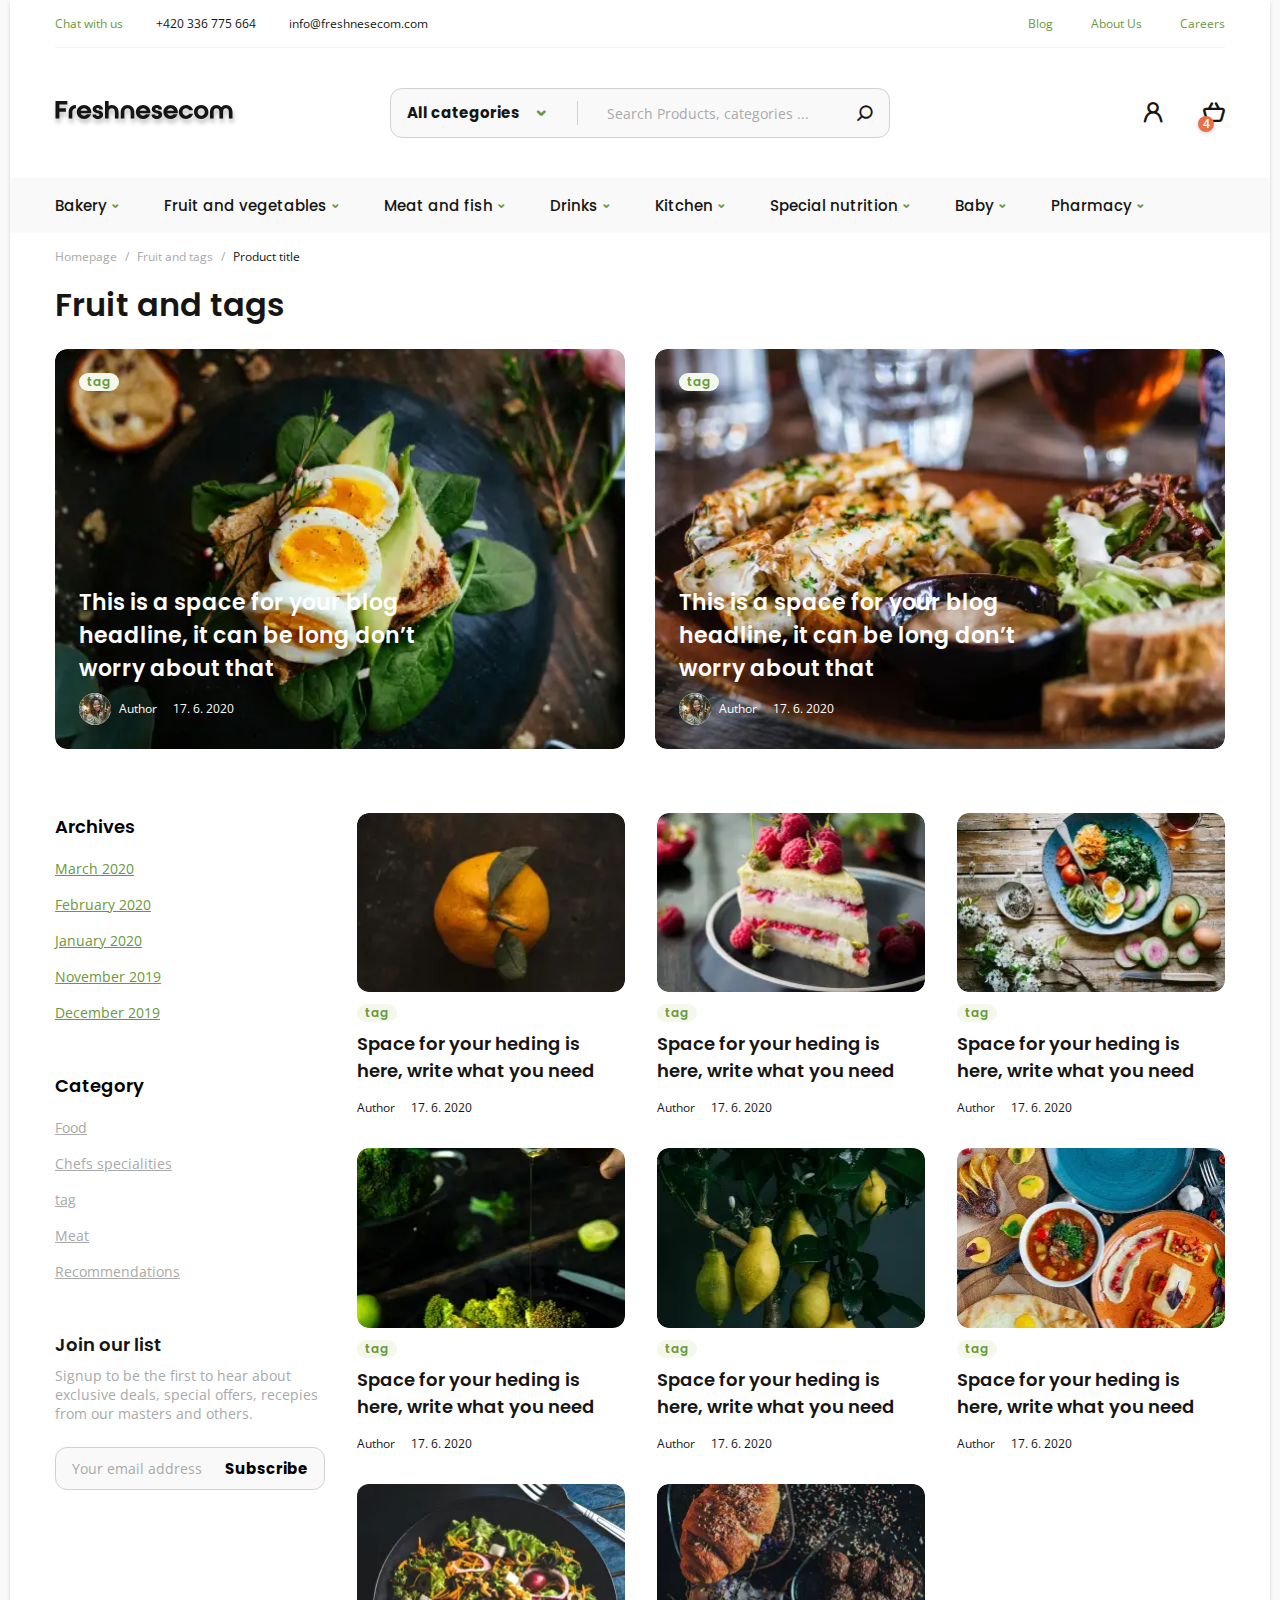
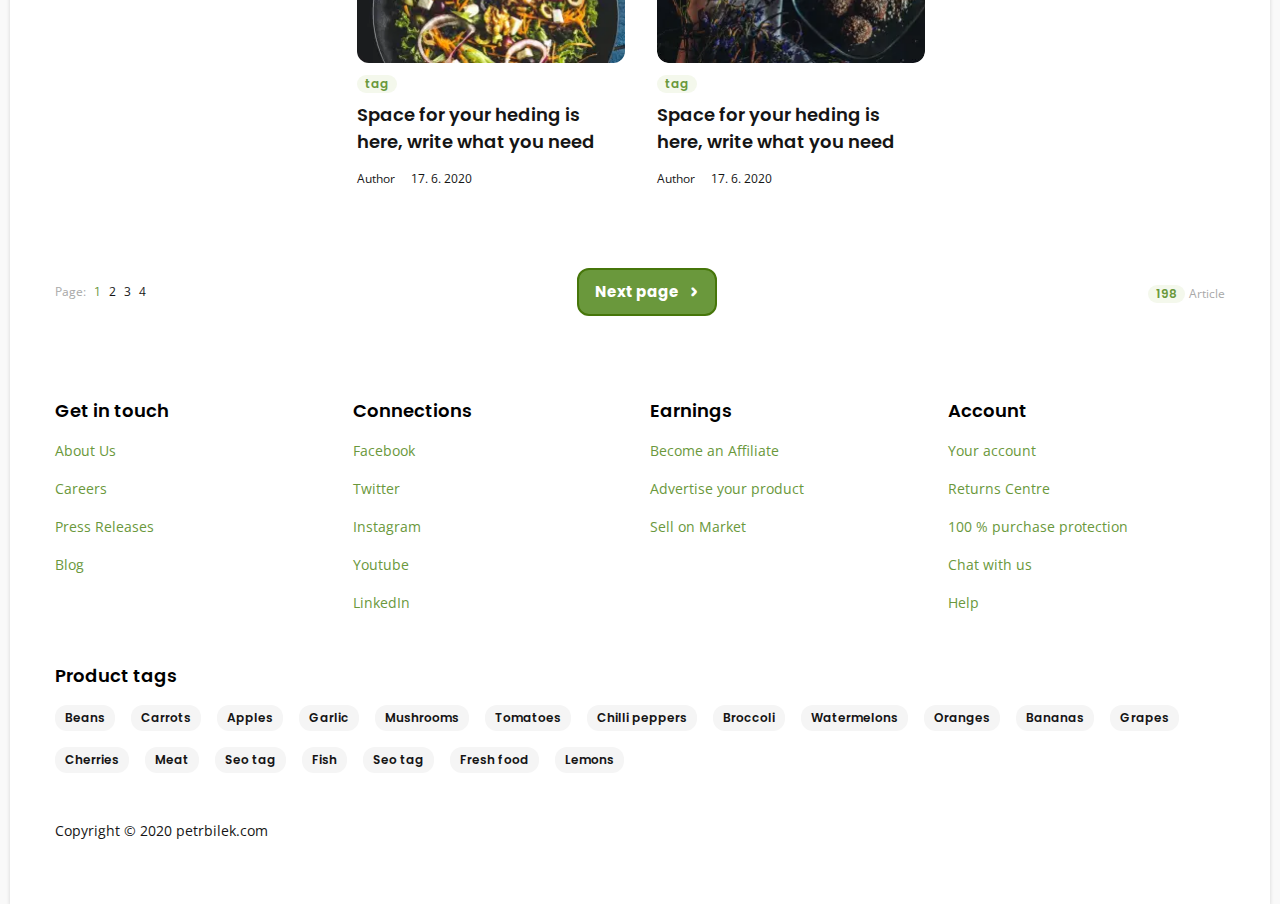
<file: docs/blogs.html>
<!DOCTYPE html><html lang="ru"><head>	<title>Blogs</title>	<meta charset="UTF-8">	<meta name="format-detection" content="telephone=no">	<link rel="stylesheet" href="css/style.min.css">	<link rel="shortcut icon" href="img/favicon.ico">	<!-- <meta name="robots" content="noindex, nofollow"> -->	<!-- <meta name="viewport" content="width=device-width, initial-scale=1.0, maximum-scale=1.0, user-scalable=0"> -->	<meta name="viewport" content="width=device-width, initial-scale=1.0"></head><body>	<div class="wrapper">		<header class="header">	<div class="header__top header-top" data-da=".menu__body,768">		<div class="header-top__column">			<a class="header-top__link" href="#">Chat with us</a>			<a class="header-top__link" href="tel:+420336775664">+420 336 775 664</a>			<a class="header-top__link" href="mailto:info@freshnesecom.com">info@freshnesecom.com</a>		</div>		<div class="header-top__column">			<a class="header-top__link" href="blogs.html">Blog</a>			<a class="header-top__link" href="#">About Us</a>			<a class="header-top__link" href="#">Careers</a>		</div>	</div>	<div class="header__middle header-middle">		<div class="header-middle__logo">			<a href="./"><picture><source srcset="img/logo.svg" type="image/webp"><img src="img/logo.svg" alt="logo"></picture></a>		</div>		<div class="header-middle__search">			<form class="searcher" action="#" method="get">				<div class="searcher__select">					<div class="searcher__title searcher-title _icon-arrow">						<span class="searcher-title__text">All categories</span>						<span class="searcher-title__qty" data-text="Selected: "></span>					</div>					<div class="searcher__categories searcher-categories" hidden>						<div class="searcher-categories__body">							<div class="searcher-categories__column">								<div class="searcher-categories__checkbox checkbox" data-checkbox>									<input class="checkbox__input" type="checkbox" name="form[]" value="1">									<span class="checkbox__text">Bakery</span>								</div>							</div>							<div class="searcher-categories__column">								<div class="searcher-categories__checkbox checkbox" data-checkbox>									<input class="checkbox__input" type="checkbox" name="form[]" value="2">									<span class="checkbox__text">Fruit and vegetables</span>								</div>							</div>							<div class="searcher-categories__column">								<div class="searcher-categories__checkbox checkbox" data-checkbox>									<input class="checkbox__input" type="checkbox" name="form[]" value="3">									<span class="checkbox__text">Meat and fish</span>								</div>							</div>							<div class="searcher-categories__column">								<div class="searcher-categories__checkbox checkbox" data-checkbox>									<input class="checkbox__input" type="checkbox" name="form[]" value="4">									<span class="checkbox__text">Drinks</span>								</div>							</div>							<div class="searcher-categories__column">								<div class="searcher-categories__checkbox checkbox" data-checkbox>									<input class="checkbox__input" type="checkbox" name="form[]" value="5">									<span class="checkbox__text">Kitchen</span>								</div>							</div>							<div class="searcher-categories__column">								<div class="searcher-categories__checkbox checkbox" data-checkbox>									<input class="checkbox__input" type="checkbox" name="form[]" value="6">									<span class="checkbox__text">Special nutrition</span>								</div>							</div>							<div class="searcher-categories__column">								<div class="searcher-categories__checkbox checkbox" data-checkbox>									<input class="checkbox__input" type="checkbox" name="form[]" value="7">									<span class="checkbox__text">Baby</span>								</div>							</div>							<div class="searcher-categories__column">								<div class="searcher-categories__checkbox checkbox" data-checkbox>									<input class="checkbox__input" type="checkbox" name="form[]" value="8">									<span class="checkbox__text">Pharmacy</span>								</div>							</div>						</div>					</div>				</div>				<input class="searcher__input input" type="text" name="form[]" data-value="Search Products, categories ..." autocomplete="off">				<button class="searcher__search _icon-search" type="submit"></button>			</form>		</div>		<div class="header-middle__actions header-actions">			<a href="#" class="header-actions__search _icon-search"></a>			<a href="#" class="header-actions__sing-in _icon-person"></a>			<button class="header-actions__cart _icon-cart"><span>4</span></button>			<button class="header-actions__icon-menu icon-menu" type="button">				<span></span>				<span></span>				<span></span>			</button>		</div>		<div class="cart-preview">			<div class="cart-preview__headline">				<div class="cart-preview__title">Shopping cart</div>				<a class="cart-preview__close _icon-remove" href="#">Close</a>			</div>			<div class="cart-preview__items" data-simplebar>				<div class="cart-preview__item cart-item">					<div class="cart-item__image-block">						<a class="cart-item__img _ibg" href="details.html">							<picture><source srcset="img/b3.webp" type="image/webp"><img src="img/b3.jpg" alt="image"></picture>						</a>						<div class="cart-item__actions">							<a class="cart-item__action" href="#">								<svg class="cart-item__action-img cart-item__action-img_wish" width="12" height="10" viewBox="0 0 12 10" fill="none" xmlns="http://www.w3.org/2000/svg">									<path fill-rule="evenodd" clip-rule="evenodd" stroke="#E6704B" stroke-linecap="round" stroke-linejoin="bevel" d="M6.65559 1.44501C7.13297 0.967619 7.78045 0.699425 8.45559 0.699425C9.13072 0.699425 9.7782 0.967619 10.2556 1.44501C10.733 1.9224 11.0012 2.56988 11.0012 3.24501C11.0012 3.92014 10.733 4.56762 10.2556 5.04501L9.60059 5.70001L6.00059 9.30001L2.40058 5.70001L1.74558 5.04501C1.26819 4.56762 1 3.92014 1 3.24501C1 2.56988 1.26819 1.9224 1.74558 1.44501C2.22297 0.967619 2.87045 0.699425 3.54558 0.699425C4.22072 0.699425 4.86819 0.967619 5.34558 1.44501L6.00059 2.10001L6.65559 1.44501Z" />								</svg>								<span>Wishlist</span>							</a>							<a class="cart-item__action" href="#">								<svg class="cart-item__action-img cart-item__action-img_compare" width="14" height="16" viewBox="0 0 14 16" fill="none" xmlns="http://www.w3.org/2000/svg">									<path fill-rule="evenodd" clip-rule="evenodd" fill="#E6704B" d="M2.49544 2C2.31135 2 2.16211 2.14924 2.16211 2.33333V5C2.16211 5.18409 2.31135 5.33333 2.49544 5.33333H5.16211C5.3462 5.33333 5.49544 5.18409 5.49544 5V2.33333C5.49544 2.14924 5.3462 2 5.16211 2H2.49544ZM0.162109 2.33333C0.162109 1.04467 1.20678 0 2.49544 0H5.16211C6.45077 0 7.49544 1.04467 7.49544 2.33333V5C7.49544 6.28866 6.45077 7.33333 5.16211 7.33333H2.49544C1.20678 7.33333 0.162109 6.28866 0.162109 5V2.33333Z" />									<path fill-rule="evenodd" clip-rule="evenodd" fill="#E6704B" d="M2.49544 10C2.31135 10 2.16211 10.1492 2.16211 10.3333V13C2.16211 13.1841 2.31135 13.3333 2.49544 13.3333H5.16211C5.3462 13.3333 5.49544 13.1841 5.49544 13V10.3333C5.49544 10.1492 5.3462 10 5.16211 10H2.49544ZM0.162109 10.3333C0.162109 9.04467 1.20678 8 2.49544 8H5.16211C6.45077 8 7.49544 9.04467 7.49544 10.3333V13C7.49544 14.2887 6.45077 15.3333 5.16211 15.3333H2.49544C1.20678 15.3333 0.162109 14.2887 0.162109 13V10.3333Z" />									<path fill-rule="evenodd" clip-rule="evenodd" fill="#E6704B" d="M7.49609 10.3332C7.49609 9.78088 7.94381 9.33316 8.49609 9.33316H12.4961C13.0484 9.33316 13.4961 9.78088 13.4961 10.3332C13.4961 10.8854 13.0484 11.3332 12.4961 11.3332H8.49609C7.94381 11.3332 7.49609 10.8854 7.49609 10.3332Z" />									<path fill-rule="evenodd" clip-rule="evenodd" fill="#E6704B" d="M7.49609 13C7.49609 12.4477 7.94381 12 8.49609 12H11.1628C11.715 12 12.1628 12.4477 12.1628 13C12.1628 13.5523 11.715 14 11.1628 14H8.49609C7.94381 14 7.49609 13.5523 7.49609 13Z" />									<path fill-rule="evenodd" clip-rule="evenodd" fill="#E6704B" d="M7.49609 5C7.49609 4.44772 7.94381 4 8.49609 4H11.1628C11.715 4 12.1628 4.44772 12.1628 5C12.1628 5.55228 11.715 6 11.1628 6H8.49609C7.94381 6 7.49609 5.55228 7.49609 5Z" />									<path fill-rule="evenodd" clip-rule="evenodd" fill="#E6704B" d="M7.49609 2.33316C7.49609 1.78088 7.94381 1.33316 8.49609 1.33316H12.4961C13.0484 1.33316 13.4961 1.78088 13.4961 2.33316C13.4961 2.88545 13.0484 3.33316 12.4961 3.33316H8.49609C7.94381 3.33316 7.49609 2.88545 7.49609 2.33316Z" />								</svg>								<span>Compare</span>							</a>							<a class="cart-item__action" href="#">								<svg class="cart-item__action-img cart-item__action-img_remove" width="8" height="8" viewBox="0 0 8 8" fill="none" xmlns="http://www.w3.org/2000/svg">									<path fill-rule="evenodd" clip-rule="evenodd" fill="#151515" d="M0.466759 0.466454C0.662021 0.271192 0.978604 0.271192 1.17387 0.466454L7.53387 6.82646C7.72913 7.02172 7.72913 7.3383 7.53387 7.53356C7.3386 7.72882 7.02202 7.72882 6.82676 7.53356L0.466759 1.17356C0.271497 0.978298 0.271497 0.661716 0.466759 0.466454Z" />									<path fill-rule="evenodd" clip-rule="evenodd" fill="#151515" d="M7.53387 0.466454C7.72913 0.661716 7.72913 0.978298 7.53387 1.17356L1.17387 7.53356C0.978604 7.72882 0.662021 7.72882 0.466759 7.53356C0.271497 7.3383 0.271497 7.02172 0.466759 6.82646L6.82676 0.466454C7.02202 0.271192 7.3386 0.271192 7.53387 0.466454Z" />								</svg>								<span>Remove</span>							</a>						</div>					</div>					<div class="cart-item__main-block">						<div class="cart-item__title title-15"><a href="details.html">Product title</a></div>						<div class="cart-item__info">							<div class="cart-item__info-parameter">Farm:</div>							<div class="cart-item__info-value">Tharamis Farm</div>							<div class="cart-item__info-parameter">Freshness:</div>							<div class="cart-item__info-value">1 day old</div>						</div>						<div class="cart-item__rating cart-item-rating">							<div class="cart-item-rating__star cart-item-rating__star_active"></div>							<div class="cart-item-rating__star cart-item-rating__star_active"></div>							<div class="cart-item-rating__star cart-item-rating__star_active"></div>							<div class="cart-item-rating__star cart-item-rating__star_active"></div>							<div class="cart-item-rating__star"></div>						</div>					</div>					<div class="cart-item__price-block">						<div class="cart-item__price-info">							<div class="cart-item__price">36.99 <span class="cart-item__currency">USD</span></div>							<div class="cart-item__old-price">48.56</div>						</div>						<div class="cart-item__qty qty qty_normal">							<input class="qty__input _digital" type="text" name="form[]" data-value="1" data-error="" autocomplete="off">							<div class="qty__selector">								<div class="qty__title _icon-arrow">Pcs</div>								<div class="qty__items" hidden>									<div class="qty__item" data-qty="1">1</div>									<div class="qty__item" data-qty="2">2</div>									<div class="qty__item" data-qty="3">3</div>									<div class="qty__item" data-qty="4">4</div>									<div class="qty__item" data-qty="5">5</div>									<div class="qty__item" data-qty="6">6</div>								</div>							</div>						</div>					</div>				</div>				<div class="cart-preview__item cart-item">					<div class="cart-item__image-block">						<a class="cart-item__img _ibg" href="details.html">							<picture><source srcset="img/img1.webp" type="image/webp"><img src="img/img1.jpg" alt="image"></picture>						</a>						<div class="cart-item__actions">							<a class="cart-item__action" href="#">								<svg class="cart-item__action-img cart-item__action-img_wish" width="12" height="10" viewBox="0 0 12 10" fill="none" xmlns="http://www.w3.org/2000/svg">									<path fill-rule="evenodd" clip-rule="evenodd" stroke="#E6704B" stroke-linecap="round" stroke-linejoin="bevel" d="M6.65559 1.44501C7.13297 0.967619 7.78045 0.699425 8.45559 0.699425C9.13072 0.699425 9.7782 0.967619 10.2556 1.44501C10.733 1.9224 11.0012 2.56988 11.0012 3.24501C11.0012 3.92014 10.733 4.56762 10.2556 5.04501L9.60059 5.70001L6.00059 9.30001L2.40058 5.70001L1.74558 5.04501C1.26819 4.56762 1 3.92014 1 3.24501C1 2.56988 1.26819 1.9224 1.74558 1.44501C2.22297 0.967619 2.87045 0.699425 3.54558 0.699425C4.22072 0.699425 4.86819 0.967619 5.34558 1.44501L6.00059 2.10001L6.65559 1.44501Z" />								</svg>								<span>Wishlist</span>							</a>							<a class="cart-item__action" href="#">								<svg class="cart-item__action-img cart-item__action-img_compare" width="14" height="16" viewBox="0 0 14 16" fill="none" xmlns="http://www.w3.org/2000/svg">									<path fill-rule="evenodd" clip-rule="evenodd" fill="#E6704B" d="M2.49544 2C2.31135 2 2.16211 2.14924 2.16211 2.33333V5C2.16211 5.18409 2.31135 5.33333 2.49544 5.33333H5.16211C5.3462 5.33333 5.49544 5.18409 5.49544 5V2.33333C5.49544 2.14924 5.3462 2 5.16211 2H2.49544ZM0.162109 2.33333C0.162109 1.04467 1.20678 0 2.49544 0H5.16211C6.45077 0 7.49544 1.04467 7.49544 2.33333V5C7.49544 6.28866 6.45077 7.33333 5.16211 7.33333H2.49544C1.20678 7.33333 0.162109 6.28866 0.162109 5V2.33333Z" />									<path fill-rule="evenodd" clip-rule="evenodd" fill="#E6704B" d="M2.49544 10C2.31135 10 2.16211 10.1492 2.16211 10.3333V13C2.16211 13.1841 2.31135 13.3333 2.49544 13.3333H5.16211C5.3462 13.3333 5.49544 13.1841 5.49544 13V10.3333C5.49544 10.1492 5.3462 10 5.16211 10H2.49544ZM0.162109 10.3333C0.162109 9.04467 1.20678 8 2.49544 8H5.16211C6.45077 8 7.49544 9.04467 7.49544 10.3333V13C7.49544 14.2887 6.45077 15.3333 5.16211 15.3333H2.49544C1.20678 15.3333 0.162109 14.2887 0.162109 13V10.3333Z" />									<path fill-rule="evenodd" clip-rule="evenodd" fill="#E6704B" d="M7.49609 10.3332C7.49609 9.78088 7.94381 9.33316 8.49609 9.33316H12.4961C13.0484 9.33316 13.4961 9.78088 13.4961 10.3332C13.4961 10.8854 13.0484 11.3332 12.4961 11.3332H8.49609C7.94381 11.3332 7.49609 10.8854 7.49609 10.3332Z" />									<path fill-rule="evenodd" clip-rule="evenodd" fill="#E6704B" d="M7.49609 13C7.49609 12.4477 7.94381 12 8.49609 12H11.1628C11.715 12 12.1628 12.4477 12.1628 13C12.1628 13.5523 11.715 14 11.1628 14H8.49609C7.94381 14 7.49609 13.5523 7.49609 13Z" />									<path fill-rule="evenodd" clip-rule="evenodd" fill="#E6704B" d="M7.49609 5C7.49609 4.44772 7.94381 4 8.49609 4H11.1628C11.715 4 12.1628 4.44772 12.1628 5C12.1628 5.55228 11.715 6 11.1628 6H8.49609C7.94381 6 7.49609 5.55228 7.49609 5Z" />									<path fill-rule="evenodd" clip-rule="evenodd" fill="#E6704B" d="M7.49609 2.33316C7.49609 1.78088 7.94381 1.33316 8.49609 1.33316H12.4961C13.0484 1.33316 13.4961 1.78088 13.4961 2.33316C13.4961 2.88545 13.0484 3.33316 12.4961 3.33316H8.49609C7.94381 3.33316 7.49609 2.88545 7.49609 2.33316Z" />								</svg>								<span>Compare</span>							</a>							<a class="cart-item__action" href="#">								<svg class="cart-item__action-img cart-item__action-img_remove" width="8" height="8" viewBox="0 0 8 8" fill="none" xmlns="http://www.w3.org/2000/svg">									<path fill-rule="evenodd" clip-rule="evenodd" fill="#151515" d="M0.466759 0.466454C0.662021 0.271192 0.978604 0.271192 1.17387 0.466454L7.53387 6.82646C7.72913 7.02172 7.72913 7.3383 7.53387 7.53356C7.3386 7.72882 7.02202 7.72882 6.82676 7.53356L0.466759 1.17356C0.271497 0.978298 0.271497 0.661716 0.466759 0.466454Z" />									<path fill-rule="evenodd" clip-rule="evenodd" fill="#151515" d="M7.53387 0.466454C7.72913 0.661716 7.72913 0.978298 7.53387 1.17356L1.17387 7.53356C0.978604 7.72882 0.662021 7.72882 0.466759 7.53356C0.271497 7.3383 0.271497 7.02172 0.466759 6.82646L6.82676 0.466454C7.02202 0.271192 7.3386 0.271192 7.53387 0.466454Z" />								</svg>								<span>Remove</span>							</a>						</div>					</div>					<div class="cart-item__main-block">						<div class="cart-item__title title-15"><a href="details.html">Product title</a></div>						<div class="cart-item__info">							<div class="cart-item__info-parameter">Farm:</div>							<div class="cart-item__info-value">Tharamis Farm</div>							<div class="cart-item__info-parameter">Freshness:</div>							<div class="cart-item__info-value">1 day old</div>						</div>						<div class="cart-item__rating cart-item-rating">							<div class="cart-item-rating__star cart-item-rating__star_active"></div>							<div class="cart-item-rating__star cart-item-rating__star_active"></div>							<div class="cart-item-rating__star cart-item-rating__star_active"></div>							<div class="cart-item-rating__star cart-item-rating__star_active"></div>							<div class="cart-item-rating__star"></div>						</div>					</div>					<div class="cart-item__price-block">						<div class="cart-item__price-info">							<div class="cart-item__price">36.99 <span class="cart-item__currency">USD</span></div>							<div class="cart-item__old-price">48.56</div>						</div>						<div class="cart-item__qty qty qty_normal">							<input class="qty__input _digital" type="text" name="form[]" data-value="1" data-error="" autocomplete="off">							<div class="qty__selector">								<div class="qty__title _icon-arrow">Pcs</div>								<div class="qty__items" hidden>									<div class="qty__item" data-qty="1">1</div>									<div class="qty__item" data-qty="2">2</div>									<div class="qty__item" data-qty="3">3</div>									<div class="qty__item" data-qty="4">4</div>									<div class="qty__item" data-qty="5">5</div>									<div class="qty__item" data-qty="6">6</div>								</div>							</div>						</div>					</div>				</div>				<div class="cart-preview__item cart-item">					<div class="cart-item__image-block">						<a class="cart-item__img _ibg" href="details.html">							<picture><source srcset="img/b5.webp" type="image/webp"><img src="img/b5.jpg" alt="image"></picture>						</a>						<div class="cart-item__actions">							<a class="cart-item__action" href="#">								<svg class="cart-item__action-img cart-item__action-img_wish" width="12" height="10" viewBox="0 0 12 10" fill="none" xmlns="http://www.w3.org/2000/svg">									<path fill-rule="evenodd" clip-rule="evenodd" stroke="#E6704B" stroke-linecap="round" stroke-linejoin="bevel" d="M6.65559 1.44501C7.13297 0.967619 7.78045 0.699425 8.45559 0.699425C9.13072 0.699425 9.7782 0.967619 10.2556 1.44501C10.733 1.9224 11.0012 2.56988 11.0012 3.24501C11.0012 3.92014 10.733 4.56762 10.2556 5.04501L9.60059 5.70001L6.00059 9.30001L2.40058 5.70001L1.74558 5.04501C1.26819 4.56762 1 3.92014 1 3.24501C1 2.56988 1.26819 1.9224 1.74558 1.44501C2.22297 0.967619 2.87045 0.699425 3.54558 0.699425C4.22072 0.699425 4.86819 0.967619 5.34558 1.44501L6.00059 2.10001L6.65559 1.44501Z" />								</svg>								<span>Wishlist</span>							</a>							<a class="cart-item__action" href="#">								<svg class="cart-item__action-img cart-item__action-img_compare" width="14" height="16" viewBox="0 0 14 16" fill="none" xmlns="http://www.w3.org/2000/svg">									<path fill-rule="evenodd" clip-rule="evenodd" fill="#E6704B" d="M2.49544 2C2.31135 2 2.16211 2.14924 2.16211 2.33333V5C2.16211 5.18409 2.31135 5.33333 2.49544 5.33333H5.16211C5.3462 5.33333 5.49544 5.18409 5.49544 5V2.33333C5.49544 2.14924 5.3462 2 5.16211 2H2.49544ZM0.162109 2.33333C0.162109 1.04467 1.20678 0 2.49544 0H5.16211C6.45077 0 7.49544 1.04467 7.49544 2.33333V5C7.49544 6.28866 6.45077 7.33333 5.16211 7.33333H2.49544C1.20678 7.33333 0.162109 6.28866 0.162109 5V2.33333Z" />									<path fill-rule="evenodd" clip-rule="evenodd" fill="#E6704B" d="M2.49544 10C2.31135 10 2.16211 10.1492 2.16211 10.3333V13C2.16211 13.1841 2.31135 13.3333 2.49544 13.3333H5.16211C5.3462 13.3333 5.49544 13.1841 5.49544 13V10.3333C5.49544 10.1492 5.3462 10 5.16211 10H2.49544ZM0.162109 10.3333C0.162109 9.04467 1.20678 8 2.49544 8H5.16211C6.45077 8 7.49544 9.04467 7.49544 10.3333V13C7.49544 14.2887 6.45077 15.3333 5.16211 15.3333H2.49544C1.20678 15.3333 0.162109 14.2887 0.162109 13V10.3333Z" />									<path fill-rule="evenodd" clip-rule="evenodd" fill="#E6704B" d="M7.49609 10.3332C7.49609 9.78088 7.94381 9.33316 8.49609 9.33316H12.4961C13.0484 9.33316 13.4961 9.78088 13.4961 10.3332C13.4961 10.8854 13.0484 11.3332 12.4961 11.3332H8.49609C7.94381 11.3332 7.49609 10.8854 7.49609 10.3332Z" />									<path fill-rule="evenodd" clip-rule="evenodd" fill="#E6704B" d="M7.49609 13C7.49609 12.4477 7.94381 12 8.49609 12H11.1628C11.715 12 12.1628 12.4477 12.1628 13C12.1628 13.5523 11.715 14 11.1628 14H8.49609C7.94381 14 7.49609 13.5523 7.49609 13Z" />									<path fill-rule="evenodd" clip-rule="evenodd" fill="#E6704B" d="M7.49609 5C7.49609 4.44772 7.94381 4 8.49609 4H11.1628C11.715 4 12.1628 4.44772 12.1628 5C12.1628 5.55228 11.715 6 11.1628 6H8.49609C7.94381 6 7.49609 5.55228 7.49609 5Z" />									<path fill-rule="evenodd" clip-rule="evenodd" fill="#E6704B" d="M7.49609 2.33316C7.49609 1.78088 7.94381 1.33316 8.49609 1.33316H12.4961C13.0484 1.33316 13.4961 1.78088 13.4961 2.33316C13.4961 2.88545 13.0484 3.33316 12.4961 3.33316H8.49609C7.94381 3.33316 7.49609 2.88545 7.49609 2.33316Z" />								</svg>								<span>Compare</span>							</a>							<a class="cart-item__action" href="#">								<svg class="cart-item__action-img cart-item__action-img_remove" width="8" height="8" viewBox="0 0 8 8" fill="none" xmlns="http://www.w3.org/2000/svg">									<path fill-rule="evenodd" clip-rule="evenodd" fill="#151515" d="M0.466759 0.466454C0.662021 0.271192 0.978604 0.271192 1.17387 0.466454L7.53387 6.82646C7.72913 7.02172 7.72913 7.3383 7.53387 7.53356C7.3386 7.72882 7.02202 7.72882 6.82676 7.53356L0.466759 1.17356C0.271497 0.978298 0.271497 0.661716 0.466759 0.466454Z" />									<path fill-rule="evenodd" clip-rule="evenodd" fill="#151515" d="M7.53387 0.466454C7.72913 0.661716 7.72913 0.978298 7.53387 1.17356L1.17387 7.53356C0.978604 7.72882 0.662021 7.72882 0.466759 7.53356C0.271497 7.3383 0.271497 7.02172 0.466759 6.82646L6.82676 0.466454C7.02202 0.271192 7.3386 0.271192 7.53387 0.466454Z" />								</svg>								<span>Remove</span>							</a>						</div>					</div>					<div class="cart-item__main-block">						<div class="cart-item__title title-15"><a href="details.html">Product title</a></div>						<div class="cart-item__info">							<div class="cart-item__info-parameter">Farm:</div>							<div class="cart-item__info-value">Tharamis Farm</div>							<div class="cart-item__info-parameter">Freshness:</div>							<div class="cart-item__info-value">1 day old</div>						</div>						<div class="cart-item__rating cart-item-rating">							<div class="cart-item-rating__star cart-item-rating__star_active"></div>							<div class="cart-item-rating__star cart-item-rating__star_active"></div>							<div class="cart-item-rating__star cart-item-rating__star_active"></div>							<div class="cart-item-rating__star cart-item-rating__star_active"></div>							<div class="cart-item-rating__star"></div>						</div>					</div>					<div class="cart-item__price-block">						<div class="cart-item__price-info">							<div class="cart-item__price">36.99 <span class="cart-item__currency">USD</span></div>							<div class="cart-item__old-price">48.56</div>						</div>						<div class="cart-item__qty qty qty_normal">							<input class="qty__input _digital" type="text" name="form[]" data-value="1" data-error="" autocomplete="off">							<div class="qty__selector">								<div class="qty__title _icon-arrow">Pcs</div>								<div class="qty__items" hidden>									<div class="qty__item" data-qty="1">1</div>									<div class="qty__item" data-qty="2">2</div>									<div class="qty__item" data-qty="3">3</div>									<div class="qty__item" data-qty="4">4</div>									<div class="qty__item" data-qty="5">5</div>									<div class="qty__item" data-qty="6">6</div>								</div>							</div>						</div>					</div>				</div>				<div class="cart-preview__item cart-item">					<div class="cart-item__image-block">						<a class="cart-item__img _ibg" href="details.html">							<picture><source srcset="img/b8.webp" type="image/webp"><img src="img/b8.jpg" alt="image"></picture>						</a>						<div class="cart-item__actions">							<a class="cart-item__action" href="#">								<svg class="cart-item__action-img cart-item__action-img_wish" width="12" height="10" viewBox="0 0 12 10" fill="none" xmlns="http://www.w3.org/2000/svg">									<path fill-rule="evenodd" clip-rule="evenodd" stroke="#E6704B" stroke-linecap="round" stroke-linejoin="bevel" d="M6.65559 1.44501C7.13297 0.967619 7.78045 0.699425 8.45559 0.699425C9.13072 0.699425 9.7782 0.967619 10.2556 1.44501C10.733 1.9224 11.0012 2.56988 11.0012 3.24501C11.0012 3.92014 10.733 4.56762 10.2556 5.04501L9.60059 5.70001L6.00059 9.30001L2.40058 5.70001L1.74558 5.04501C1.26819 4.56762 1 3.92014 1 3.24501C1 2.56988 1.26819 1.9224 1.74558 1.44501C2.22297 0.967619 2.87045 0.699425 3.54558 0.699425C4.22072 0.699425 4.86819 0.967619 5.34558 1.44501L6.00059 2.10001L6.65559 1.44501Z" />								</svg>								<span>Wishlist</span>							</a>							<a class="cart-item__action" href="#">								<svg class="cart-item__action-img cart-item__action-img_compare" width="14" height="16" viewBox="0 0 14 16" fill="none" xmlns="http://www.w3.org/2000/svg">									<path fill-rule="evenodd" clip-rule="evenodd" fill="#E6704B" d="M2.49544 2C2.31135 2 2.16211 2.14924 2.16211 2.33333V5C2.16211 5.18409 2.31135 5.33333 2.49544 5.33333H5.16211C5.3462 5.33333 5.49544 5.18409 5.49544 5V2.33333C5.49544 2.14924 5.3462 2 5.16211 2H2.49544ZM0.162109 2.33333C0.162109 1.04467 1.20678 0 2.49544 0H5.16211C6.45077 0 7.49544 1.04467 7.49544 2.33333V5C7.49544 6.28866 6.45077 7.33333 5.16211 7.33333H2.49544C1.20678 7.33333 0.162109 6.28866 0.162109 5V2.33333Z" />									<path fill-rule="evenodd" clip-rule="evenodd" fill="#E6704B" d="M2.49544 10C2.31135 10 2.16211 10.1492 2.16211 10.3333V13C2.16211 13.1841 2.31135 13.3333 2.49544 13.3333H5.16211C5.3462 13.3333 5.49544 13.1841 5.49544 13V10.3333C5.49544 10.1492 5.3462 10 5.16211 10H2.49544ZM0.162109 10.3333C0.162109 9.04467 1.20678 8 2.49544 8H5.16211C6.45077 8 7.49544 9.04467 7.49544 10.3333V13C7.49544 14.2887 6.45077 15.3333 5.16211 15.3333H2.49544C1.20678 15.3333 0.162109 14.2887 0.162109 13V10.3333Z" />									<path fill-rule="evenodd" clip-rule="evenodd" fill="#E6704B" d="M7.49609 10.3332C7.49609 9.78088 7.94381 9.33316 8.49609 9.33316H12.4961C13.0484 9.33316 13.4961 9.78088 13.4961 10.3332C13.4961 10.8854 13.0484 11.3332 12.4961 11.3332H8.49609C7.94381 11.3332 7.49609 10.8854 7.49609 10.3332Z" />									<path fill-rule="evenodd" clip-rule="evenodd" fill="#E6704B" d="M7.49609 13C7.49609 12.4477 7.94381 12 8.49609 12H11.1628C11.715 12 12.1628 12.4477 12.1628 13C12.1628 13.5523 11.715 14 11.1628 14H8.49609C7.94381 14 7.49609 13.5523 7.49609 13Z" />									<path fill-rule="evenodd" clip-rule="evenodd" fill="#E6704B" d="M7.49609 5C7.49609 4.44772 7.94381 4 8.49609 4H11.1628C11.715 4 12.1628 4.44772 12.1628 5C12.1628 5.55228 11.715 6 11.1628 6H8.49609C7.94381 6 7.49609 5.55228 7.49609 5Z" />									<path fill-rule="evenodd" clip-rule="evenodd" fill="#E6704B" d="M7.49609 2.33316C7.49609 1.78088 7.94381 1.33316 8.49609 1.33316H12.4961C13.0484 1.33316 13.4961 1.78088 13.4961 2.33316C13.4961 2.88545 13.0484 3.33316 12.4961 3.33316H8.49609C7.94381 3.33316 7.49609 2.88545 7.49609 2.33316Z" />								</svg>								<span>Compare</span>							</a>							<a class="cart-item__action" href="#">								<svg class="cart-item__action-img cart-item__action-img_remove" width="8" height="8" viewBox="0 0 8 8" fill="none" xmlns="http://www.w3.org/2000/svg">									<path fill-rule="evenodd" clip-rule="evenodd" fill="#151515" d="M0.466759 0.466454C0.662021 0.271192 0.978604 0.271192 1.17387 0.466454L7.53387 6.82646C7.72913 7.02172 7.72913 7.3383 7.53387 7.53356C7.3386 7.72882 7.02202 7.72882 6.82676 7.53356L0.466759 1.17356C0.271497 0.978298 0.271497 0.661716 0.466759 0.466454Z" />									<path fill-rule="evenodd" clip-rule="evenodd" fill="#151515" d="M7.53387 0.466454C7.72913 0.661716 7.72913 0.978298 7.53387 1.17356L1.17387 7.53356C0.978604 7.72882 0.662021 7.72882 0.466759 7.53356C0.271497 7.3383 0.271497 7.02172 0.466759 6.82646L6.82676 0.466454C7.02202 0.271192 7.3386 0.271192 7.53387 0.466454Z" />								</svg>								<span>Remove</span>							</a>						</div>					</div>					<div class="cart-item__main-block">						<div class="cart-item__title title-15"><a href="details.html">Product title</a></div>						<div class="cart-item__info">							<div class="cart-item__info-parameter">Farm:</div>							<div class="cart-item__info-value">Tharamis Farm</div>							<div class="cart-item__info-parameter">Freshness:</div>							<div class="cart-item__info-value">1 day old</div>						</div>						<div class="cart-item__rating cart-item-rating">							<div class="cart-item-rating__star cart-item-rating__star_active"></div>							<div class="cart-item-rating__star cart-item-rating__star_active"></div>							<div class="cart-item-rating__star cart-item-rating__star_active"></div>							<div class="cart-item-rating__star cart-item-rating__star_active"></div>							<div class="cart-item-rating__star"></div>						</div>					</div>					<div class="cart-item__price-block">						<div class="cart-item__price-info">							<div class="cart-item__price">36.99 <span class="cart-item__currency">USD</span></div>							<div class="cart-item__old-price">48.56</div>						</div>						<div class="cart-item__qty qty qty_normal">							<input class="qty__input _digital" type="text" name="form[]" data-value="1" data-error="" autocomplete="off">							<div class="qty__selector">								<div class="qty__title _icon-arrow">Pcs</div>								<div class="qty__items" hidden>									<div class="qty__item" data-qty="1">1</div>									<div class="qty__item" data-qty="2">2</div>									<div class="qty__item" data-qty="3">3</div>									<div class="qty__item" data-qty="4">4</div>									<div class="qty__item" data-qty="5">5</div>									<div class="qty__item" data-qty="6">6</div>								</div>							</div>						</div>					</div>				</div>			</div>			<div class="cart-preview__subtotal">				<div class="cart-preview__label">Subtotal</div>				<div class="cart-preview__coast">147.96‬ <span>USD</span></div>			</div>			<div class="cart-preview__bottomline">				<a class="cart-preview__btn cart-preview__btn_continue btn btn_normal btn_white" href="#">Continue shopping</a>				<a class="cart-preview__btn cart-preview__btn_checkout btn btn_normal btn_green" href="order.html">Go to Checkout</a>			</div>		</div>	</div>	<div class="header__bottom">		<div class="menu">			<nav class="menu__body">				<ul class="menu__list" data-spollers="768,max">					<li class="menu__item">						<a class="menu__link" href="catalog-grid.html">Bakery</a>						<button class="menu__arrow _icon-arrow" type="button" data-spoller></button>						<ul class="menu__sub-list">							<li class="menu__sub-item"><a class="menu__sub-link" href="catalog-grid.html">Ipsum dolor</a></li>							<li class="menu__sub-item"><a class="menu__sub-link" href="catalog-grid.html">Lorem dolor</a></li>							<li class="menu__sub-item"><a class="menu__sub-link" href="catalog-grid.html">Lorem, ipsum</a></li>							<li class="menu__sub-item"><a class="menu__sub-link" href="catalog-grid.html">Dolor</a></li>							<li class="menu__sub-item"><a class="menu__sub-link" href="catalog-grid.html">Lorem</a></li>						</ul>					</li>					<li class="menu__item">						<a class="menu__link" href="catalog.html">Fruit and vegetables</a>						<button class="menu__arrow _icon-arrow" type="button" data-spoller></button>						<ul class="menu__sub-list">							<li class="menu__sub-item"><a class="menu__sub-link" href="catalog.html">Ipsum dolor</a></li>							<li class="menu__sub-item"><a class="menu__sub-link" href="catalog.html">Lorem dolor</a></li>							<li class="menu__sub-item"><a class="menu__sub-link" href="catalog.html">Lorem, ipsum</a></li>							<li class="menu__sub-item"><a class="menu__sub-link" href="catalog.html">Dolor</a></li>							<li class="menu__sub-item"><a class="menu__sub-link" href="catalog.html">Lorem</a></li>						</ul>					</li>					<li class="menu__item">						<a class="menu__link" href="catalog.html">Meat and fish</a>						<button class="menu__arrow _icon-arrow" type="button" data-spoller></button>						<ul class="menu__sub-list">							<li class="menu__sub-item"><a class="menu__sub-link" href="catalog.html">Ipsum dolor</a></li>							<li class="menu__sub-item"><a class="menu__sub-link" href="catalog.html">Lorem dolor</a></li>							<li class="menu__sub-item"><a class="menu__sub-link" href="catalog.html">Lorem, ipsum</a></li>							<li class="menu__sub-item"><a class="menu__sub-link" href="catalog.html">Dolor</a></li>							<li class="menu__sub-item"><a class="menu__sub-link" href="catalog.html">Lorem</a></li>						</ul>					</li>					<li class="menu__item">						<a class="menu__link" href="catalog.html">Drinks</a>						<button class="menu__arrow _icon-arrow" type="button" data-spoller></button>						<ul class="menu__sub-list">							<li class="menu__sub-item"><a class="menu__sub-link" href="catalog.html">Ipsum dolor</a></li>							<li class="menu__sub-item"><a class="menu__sub-link" href="catalog.html">Lorem dolor</a></li>							<li class="menu__sub-item"><a class="menu__sub-link" href="catalog.html">Lorem, ipsum</a></li>							<li class="menu__sub-item"><a class="menu__sub-link" href="catalog.html">Dolor</a></li>							<li class="menu__sub-item"><a class="menu__sub-link" href="catalog.html">Lorem</a></li>						</ul>					</li>					<li class="menu__item">						<a class="menu__link" href="catalog.html">Kitchen</a>						<button class="menu__arrow _icon-arrow" type="button" data-spoller></button>						<ul class="menu__sub-list">							<li class="menu__sub-item"><a class="menu__sub-link" href="catalog.html">Ipsum dolor</a></li>							<li class="menu__sub-item"><a class="menu__sub-link" href="catalog.html">Lorem dolor</a></li>							<li class="menu__sub-item"><a class="menu__sub-link" href="catalog.html">Lorem, ipsum</a></li>							<li class="menu__sub-item"><a class="menu__sub-link" href="catalog.html">Dolor</a></li>							<li class="menu__sub-item"><a class="menu__sub-link" href="catalog.html">Lorem</a></li>						</ul>					</li>					<li class="menu__item">						<a class="menu__link" href="catalog.html">Special nutrition</a>						<button class="menu__arrow _icon-arrow" type="button" data-spoller></button>						<ul class="menu__sub-list">							<li class="menu__sub-item"><a class="menu__sub-link" href="catalog.html">Ipsum dolor</a></li>							<li class="menu__sub-item"><a class="menu__sub-link" href="catalog.html">Lorem dolor</a></li>							<li class="menu__sub-item"><a class="menu__sub-link" href="catalog.html">Lorem, ipsum</a></li>							<li class="menu__sub-item"><a class="menu__sub-link" href="catalog.html">Dolor</a></li>							<li class="menu__sub-item"><a class="menu__sub-link" href="catalog.html">Lorem</a></li>						</ul>					</li>					<li class="menu__item">						<a class="menu__link" href="catalog.html">Baby</a>						<button class="menu__arrow _icon-arrow" type="button" data-spoller></button>						<ul class="menu__sub-list">							<li class="menu__sub-item"><a class="menu__sub-link" href="catalog.html">Ipsum dolor</a></li>							<li class="menu__sub-item"><a class="menu__sub-link" href="catalog.html">Lorem dolor</a></li>							<li class="menu__sub-item"><a class="menu__sub-link" href="catalog.html">Lorem, ipsum</a></li>							<li class="menu__sub-item"><a class="menu__sub-link" href="catalog.html">Dolor</a></li>							<li class="menu__sub-item"><a class="menu__sub-link" href="catalog.html">Lorem</a></li>						</ul>					</li>					<li class="menu__item">						<a class="menu__link" href="catalog.html">Pharmacy</a>						<button class="menu__arrow _icon-arrow" type="button" data-spoller></button>						<ul class="menu__sub-list">							<li class="menu__sub-item"><a class="menu__sub-link" href="catalog.html">Ipsum dolor</a></li>							<li class="menu__sub-item"><a class="menu__sub-link" href="catalog.html">Lorem dolor</a></li>							<li class="menu__sub-item"><a class="menu__sub-link" href="catalog.html">Lorem, ipsum</a></li>							<li class="menu__sub-item"><a class="menu__sub-link" href="catalog.html">Dolor</a></li>							<li class="menu__sub-item"><a class="menu__sub-link" href="catalog.html">Lorem</a></li>						</ul>					</li>				</ul>			</nav>		</div>	</div></header>		<main class="page">			<div class="page__headline page-headline">				<div class="page-headline__breadcrumbs breadcrumbs">					<ul class="breadcrumbs__list">						<li class="breadcrumbs__item"><a class="breadcrumbs__link" href="#">Homepage</a></li>						<li class="breadcrumbs__item"><a class="breadcrumbs__link" href="#">Fruit and tags</a></li>						<li class="breadcrumbs__item">Product title</li>					</ul>				</div>				<div class="page-headline__header headline-header">					<div class="headline-header__title title-32">Fruit and tags</div>				</div>			</div>			<div class="page__section blogs-section">				<div class="blog-section__item-blog item-blog item-blog_card">					<a class="item-blog__img _ibg" href="blog.html">						<picture><source srcset="img/img1.webp" type="image/webp"><img src="img/img1.jpg" alt="image"></picture>					</a>					<div class="item-blog__content">						<div class="item-blog__tags tags">							<div class="tags__tag tag tag_normal tag_green">tag</div>						</div>						<a class="item-blog__title title-22" href="#">This is a space for your blog headline, it can be long don’t worry about that</a>						<div class="item-blog__info">							<div class="item-blog__author author">								<div class="author__aratar _ibg"><picture><source srcset="img/avatar1.webp" type="image/webp"><img src="img/avatar1.jpg" alt="avatar"></picture></div>								<div class="author__name">Author</div>							</div>							<div class="item-blog__date">17. 6. 2020</div>						</div>					</div>				</div>				<div class="blog-section__item-blog item-blog item-blog_card">					<a class="item-blog__img _ibg" href="blog.html">						<picture><source srcset="img/img2.webp" type="image/webp"><img src="img/img2.jpg" alt="image"></picture>					</a>					<div class="item-blog__content">						<div class="item-blog__tags tags">							<div class="tags__tag tag tag_normal tag_green">tag</div>						</div>						<a class="item-blog__title title-22" href="#">This is a space for your blog headline, it can be long don’t worry about that</a>						<div class="item-blog__info">							<div class="item-blog__author author">								<div class="author__aratar _ibg"><picture><source srcset="img/avatar1.webp" type="image/webp"><img src="img/avatar1.jpg" alt="avatar"></picture></div>								<div class="author__name">Author</div>							</div>							<div class="item-blog__date">17. 6. 2020</div>						</div>					</div>				</div>			</div>			<div class="page__section aside-section">				<div class="aside-section__aside" data-spollers="768,max">					<div class="aside-menu">						<button class="aside-menu__title title-18" type="button" tabindex="-1" data-spoller>Archives</button>						<div class="aside-menu__body">							<nav class="aside-menu__menu">								<ul class="aside-menu__list">									<li class="aside-menu__item"><a class="aside-menu__link" href="#">March 2020</a></li>									<li class="aside-menu__item"><a class="aside-menu__link" href="#">February 2020</a></li>									<li class="aside-menu__item"><a class="aside-menu__link" href="#">January 2020</a></li>									<li class="aside-menu__item"><a class="aside-menu__link" href="#">November 2019</a></li>									<li class="aside-menu__item"><a class="aside-menu__link" href="#">December 2019</a></li>								</ul>							</nav>						</div>					</div>					<div class="aside-menu aside-menu_gray">						<button class="aside-menu__title title-18" type="button" tabindex="-1" data-spoller>Category</button>						<div class="aside-menu__body">							<nav class="aside-menu__menu">								<ul class="aside-menu__list">									<li class="aside-menu__item"><a class="aside-menu__link" href="#">Food</a></li>									<li class="aside-menu__item"><a class="aside-menu__link" href="#">Chefs specialities</a></li>									<li class="aside-menu__item"><a class="aside-menu__link" href="#">tag</a></li>									<li class="aside-menu__item"><a class="aside-menu__link" href="#">Meat</a></li>									<li class="aside-menu__item"><a class="aside-menu__link" href="#">Recommendations</a></li>								</ul>							</nav>						</div>					</div>					<div class="subscribe">						<div class="subscribe__title title-18">Join our list</div>						<div class="subscribe__text">Signup to be the first to hear about exclusive deals, special offers, recepies from our masters and others.</div>						<form class="subscribe__form subscribe-form" action="#" method="get">							<input class="subscribe-form__input input" type="text" name="form[]" data-value="Your email address" autocomplete="off">							<button class="subscribe-form__button" type="submit">Subscribe</button>						</form>					</div>				</div>				<div class="aside-section__content">					<div class="items-section items-section_grid items-section_blog">						<div class="items-section__column">							<div class="main-blogs__item-blog item-blog item-blog_grid">								<a class="item-blog__img _ibg" href="blog.html">									<picture><source srcset="img/b1.webp" type="image/webp"><img src="img/b1.jpg" alt="image"></picture>								</a>								<div class="item-blog__content">									<div class="item-blog__tags tags">										<div class="tags__tag tag tag_normal tag_green">tag</div>									</div>									<a class="item-blog__title title-22" href="#">Space for your heding is here, write what you need</a>									<div class="item-blog__info">										<div class="item-blog__author author">											<div class="author__name">Author</div>										</div>										<div class="item-blog__date">17. 6. 2020</div>									</div>								</div>							</div>						</div>						<div class="items-section__column">							<div class="main-blogs__item-blog item-blog item-blog_grid">								<a class="item-blog__img _ibg" href="blog.html">									<picture><source srcset="img/b2.webp" type="image/webp"><img src="img/b2.jpg" alt="image"></picture>								</a>								<div class="item-blog__content">									<div class="item-blog__tags tags">										<div class="tags__tag tag tag_normal tag_green">tag</div>									</div>									<a class="item-blog__title title-22" href="#">Space for your heding is here, write what you need</a>									<div class="item-blog__info">										<div class="item-blog__author author">											<div class="author__name">Author</div>										</div>										<div class="item-blog__date">17. 6. 2020</div>									</div>								</div>							</div>						</div>						<div class="items-section__column">							<div class="main-blogs__item-blog item-blog item-blog_grid">								<a class="item-blog__img _ibg" href="blog.html">									<picture><source srcset="img/b3.webp" type="image/webp"><img src="img/b3.jpg" alt="image"></picture>								</a>								<div class="item-blog__content">									<div class="item-blog__tags tags">										<div class="tags__tag tag tag_normal tag_green">tag</div>									</div>									<a class="item-blog__title title-22" href="#">Space for your heding is here, write what you need</a>									<div class="item-blog__info">										<div class="item-blog__author author">											<div class="author__name">Author</div>										</div>										<div class="item-blog__date">17. 6. 2020</div>									</div>								</div>							</div>						</div>						<div class="items-section__column">							<div class="main-blogs__item-blog item-blog item-blog_grid">								<a class="item-blog__img _ibg" href="blog.html">									<picture><source srcset="img/b4.webp" type="image/webp"><img src="img/b4.jpg" alt="image"></picture>								</a>								<div class="item-blog__content">									<div class="item-blog__tags tags">										<div class="tags__tag tag tag_normal tag_green">tag</div>									</div>									<a class="item-blog__title title-22" href="#">Space for your heding is here, write what you need</a>									<div class="item-blog__info">										<div class="item-blog__author author">											<div class="author__name">Author</div>										</div>										<div class="item-blog__date">17. 6. 2020</div>									</div>								</div>							</div>						</div>						<div class="items-section__column">							<div class="main-blogs__item-blog item-blog item-blog_grid">								<a class="item-blog__img _ibg" href="blog.html">									<picture><source srcset="img/b5.webp" type="image/webp"><img src="img/b5.jpg" alt="image"></picture>								</a>								<div class="item-blog__content">									<div class="item-blog__tags tags">										<div class="tags__tag tag tag_normal tag_green">tag</div>									</div>									<a class="item-blog__title title-22" href="#">Space for your heding is here, write what you need</a>									<div class="item-blog__info">										<div class="item-blog__author author">											<div class="author__name">Author</div>										</div>										<div class="item-blog__date">17. 6. 2020</div>									</div>								</div>							</div>						</div>						<div class="items-section__column">							<div class="main-blogs__item-blog item-blog item-blog_grid">								<a class="item-blog__img _ibg" href="blog.html">									<picture><source srcset="img/b6.webp" type="image/webp"><img src="img/b6.jpg" alt="image"></picture>								</a>								<div class="item-blog__content">									<div class="item-blog__tags tags">										<div class="tags__tag tag tag_normal tag_green">tag</div>									</div>									<a class="item-blog__title title-22" href="#">Space for your heding is here, write what you need</a>									<div class="item-blog__info">										<div class="item-blog__author author">											<div class="author__name">Author</div>										</div>										<div class="item-blog__date">17. 6. 2020</div>									</div>								</div>							</div>						</div>						<div class="items-section__column">							<div class="main-blogs__item-blog item-blog item-blog_grid">								<a class="item-blog__img _ibg" href="blog.html">									<picture><source srcset="img/b7.webp" type="image/webp"><img src="img/b7.jpg" alt="image"></picture>								</a>								<div class="item-blog__content">									<div class="item-blog__tags tags">										<div class="tags__tag tag tag_normal tag_green">tag</div>									</div>									<a class="item-blog__title title-22" href="#">Space for your heding is here, write what you need</a>									<div class="item-blog__info">										<div class="item-blog__author author">											<div class="author__name">Author</div>										</div>										<div class="item-blog__date">17. 6. 2020</div>									</div>								</div>							</div>						</div>						<div class="items-section__column">							<div class="main-blogs__item-blog item-blog item-blog_grid">								<a class="item-blog__img _ibg" href="blog.html">									<picture><source srcset="img/b8.webp" type="image/webp"><img src="img/b8.jpg" alt="image"></picture>								</a>								<div class="item-blog__content">									<div class="item-blog__tags tags">										<div class="tags__tag tag tag_normal tag_green">tag</div>									</div>									<a class="item-blog__title title-22" href="#">Space for your heding is here, write what you need</a>									<div class="item-blog__info">										<div class="item-blog__author author">											<div class="author__name">Author</div>										</div>										<div class="item-blog__date">17. 6. 2020</div>									</div>								</div>							</div>						</div>					</div>				</div>			</div>			<div class="page__section page-bottomline">				<div class="page-bottomline__pagination">					<div class="pagination">	<span class="pagination__label">Page:</span>	<!-- <a class="pagination__arrow" href="#"></a> -->	<ul class="pagination__list">		<li class="pagination__item">			<a class="pagination__link _active" href="#">1</a>		</li>		<li class="pagination__item">			<a class="pagination__link" href="#">2</a>		</li>		<li class="pagination__item">			<a class="pagination__link" href="#">3</a>		</li>		<li class="pagination__item">			<a class="pagination__link" href="#">4</a>		</li>	</ul>	<!-- <a class="pagination__arrow" href="#"></a> --></div>				</div>				<div class="page-bottomline__more">					<a class="page-bottomline__show-more btn btn_normal btn_green btn_right" href="#">Next page</a>				</div>				<div class="page-bottomline__items-qty">					<div class="page-bottomline__tag tag tag_normal tag_green">198</div>					<span>Article</span>				</div>			</div>		</main>		<footer class="footer">	<div class="footer__main footer-main" data-spollers="768,max" data-spollers data-spollers-single>		<div class="footer-main__item footer-main-item">			<button class="footer-main-item__title title-18" type="button" tabindex="-1" data-spoller>Get in touch</button>			<ul class="footer-main-item__list">				<li class="footer-main-item__item"><a class="footer-main-item__link" href="#">About Us</a></li>				<li class="footer-main-item__item"><a class="footer-main-item__link" href="#">Careers</a></li>				<li class="footer-main-item__item"><a class="footer-main-item__link" href="#">Press Releases</a></li>				<li class="footer-main-item__item"><a class="footer-main-item__link" href="#">Blog</a></li>			</ul>		</div>		<div class="footer-main__item footer-main-item">			<button class="footer-main-item__title title-18" type="button" tabindex="-1" data-spoller>Connections</button>			<ul class="footer-main-item__list">				<li class="footer-main-item__item"><a class="footer-main-item__link" href="#">Facebook</a></li>				<li class="footer-main-item__item"><a class="footer-main-item__link" href="#">Twitter</a></li>				<li class="footer-main-item__item"><a class="footer-main-item__link" href="#">Instagram</a></li>				<li class="footer-main-item__item"><a class="footer-main-item__link" href="#">Youtube</a></li>				<li class="footer-main-item__item"><a class="footer-main-item__link" href="#">LinkedIn</a></li>			</ul>		</div>		<div class="footer-main__item footer-main-item">			<button class="footer-main-item__title title-18" type="button" tabindex="-1" data-spoller>Earnings</button>			<ul class="footer-main-item__list">				<li class="footer-main-item__item"><a class="footer-main-item__link" href="#">Become an Affiliate</a></li>				<li class="footer-main-item__item"><a class="footer-main-item__link" href="#">Advertise your product</a></li>				<li class="footer-main-item__item"><a class="footer-main-item__link" href="#">Sell on Market</a></li>			</ul>		</div>		<div class="footer-main__item">			<button class="footer-main-item__title title-18" type="button" tabindex="-1" data-spoller>Account</button>			<ul class="footer-main-item__list">				<li class="footer-main-item__item"><a class="footer-main-item__link" href="#">Your account</a></li>				<li class="footer-main-item__item"><a class="footer-main-item__link" href="#">Returns Centre</a></li>				<li class="footer-main-item__item"><a class="footer-main-item__link" href="#">100 % purchase protection</a></li>				<li class="footer-main-item__item"><a class="footer-main-item__link" href="#">Chat with us</a></li>				<li class="footer-main-item__item"><a class="footer-main-item__link" href="#">Help</a></li>			</ul>		</div>	</div>	<div class="footer__tags footer-tags" data-spollers="768,max" data-one-spoller>		<div class="footer-tags__item">			<button class="footer-tags__title title-18" type="button" tabindex="-1" data-spoller>Product tags</button>			<div class="footer-tags__slide">				<div class="footer-tags__body">					<a class="footer-tags__tag tag tag_big tag_gray" href="#">Beans</a>					<a class="footer-tags__tag tag tag_big tag_gray" href="#">Carrots</a>					<a class="footer-tags__tag tag tag_big tag_gray" href="#">Apples</a>					<a class="footer-tags__tag tag tag_big tag_gray" href="#">Garlic</a>					<a class="footer-tags__tag tag tag_big tag_gray" href="#">Mushrooms</a>					<a class="footer-tags__tag tag tag_big tag_gray" href="#">Tomatoes</a>					<a class="footer-tags__tag tag tag_big tag_gray" href="#">Chilli peppers</a>					<a class="footer-tags__tag tag tag_big tag_gray" href="#">Broccoli</a>					<a class="footer-tags__tag tag tag_big tag_gray" href="#">Watermelons</a>					<a class="footer-tags__tag tag tag_big tag_gray" href="#">Oranges</a>					<a class="footer-tags__tag tag tag_big tag_gray" href="#">Bananas</a>					<a class="footer-tags__tag tag tag_big tag_gray" href="#">Grapes</a>					<a class="footer-tags__tag tag tag_big tag_gray" href="#">Cherries</a>					<a class="footer-tags__tag tag tag_big tag_gray" href="#">Meat</a>					<a class="footer-tags__tag tag tag_big tag_gray" href="#">Seo tag</a>					<a class="footer-tags__tag tag tag_big tag_gray" href="#">Fish</a>					<a class="footer-tags__tag tag tag_big tag_gray" href="#">Seo tag</a>					<a class="footer-tags__tag tag tag_big tag_gray" href="#">Fresh food</a>					<a class="footer-tags__tag tag tag_big tag_gray" href="#">Lemons</a>				</div>			</div>		</div>	</div>	<div class="footer__bottom">		Copyright © 2020 <a href="#">petrbilek.com</a>	</div></footer>	</div>	<a class="move-up _icon-arrow _move-up _goto" href="#header"></a>	<!-- <script src="https://code.jquery.com/jquery-3.3.1.min.js"></script> --><script src="js/libs.min.js"></script><script src="js/files.min.js"></script></body></html>
</file>
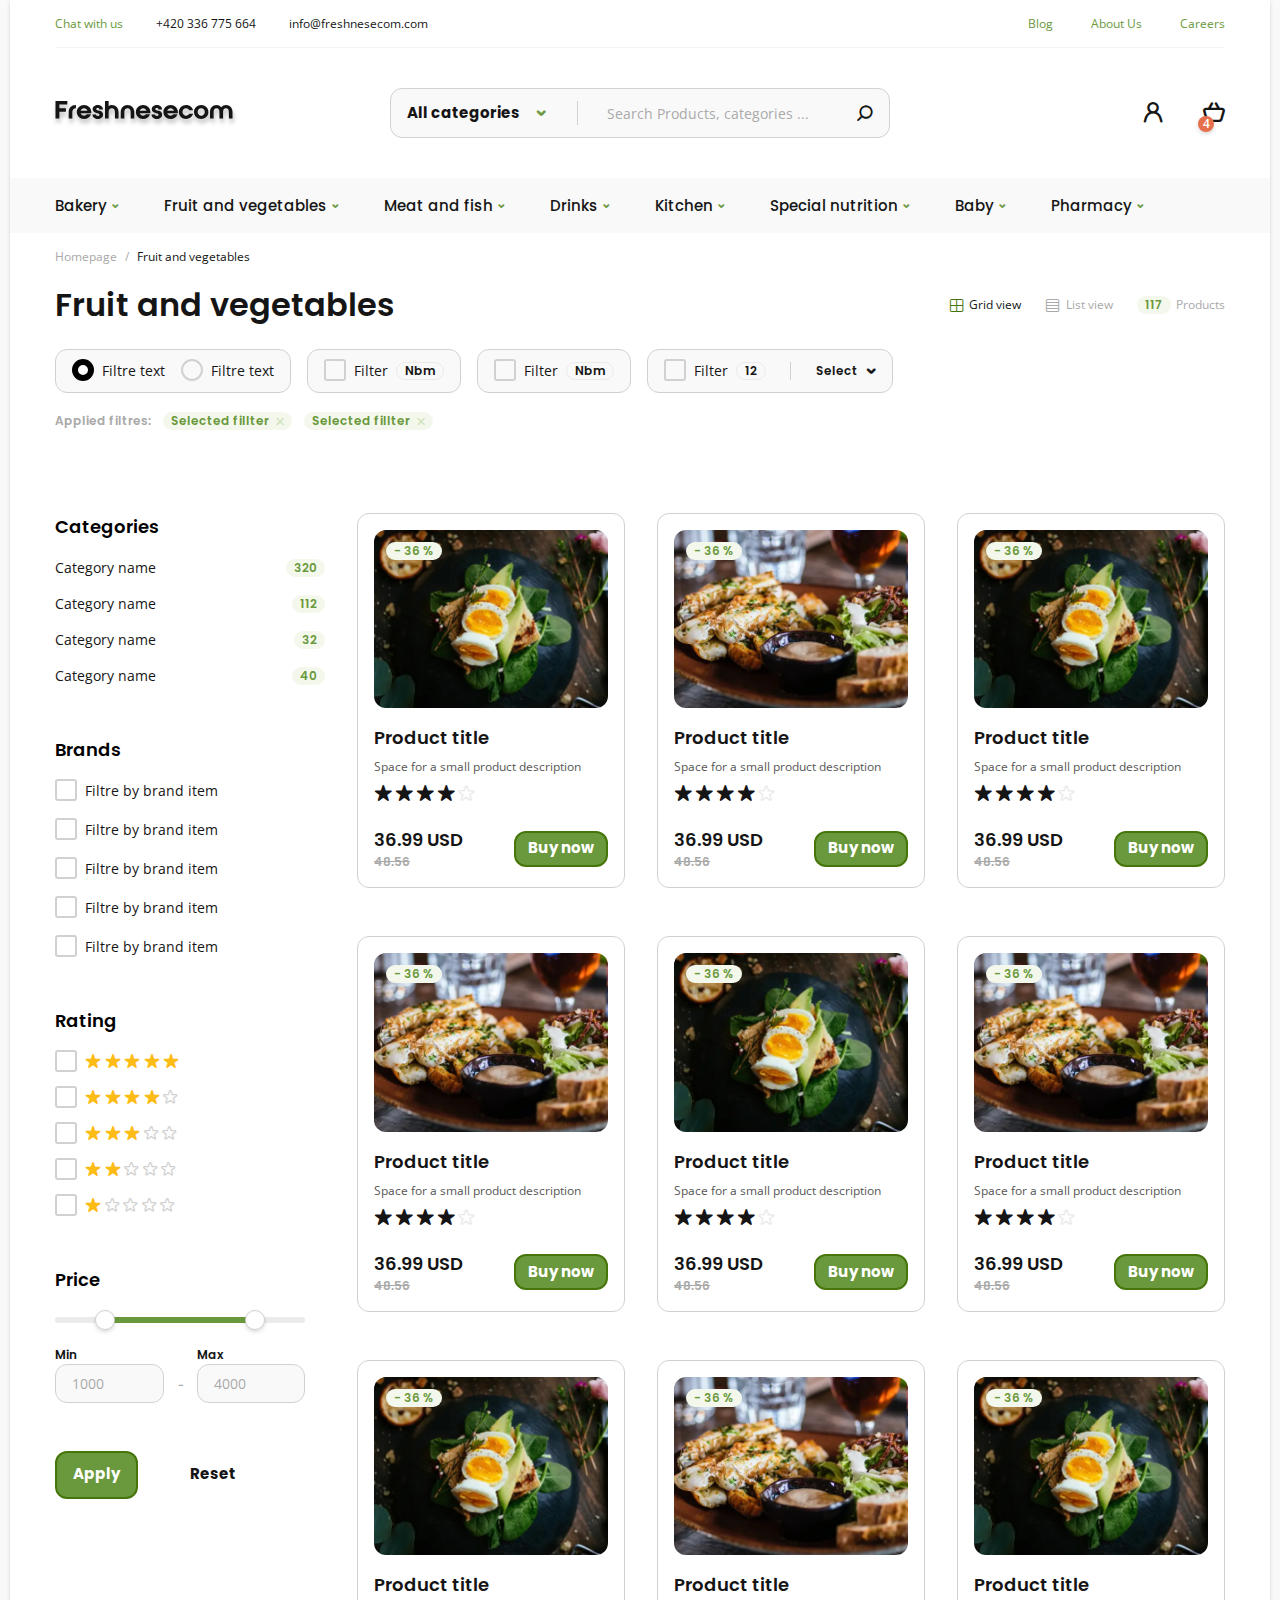
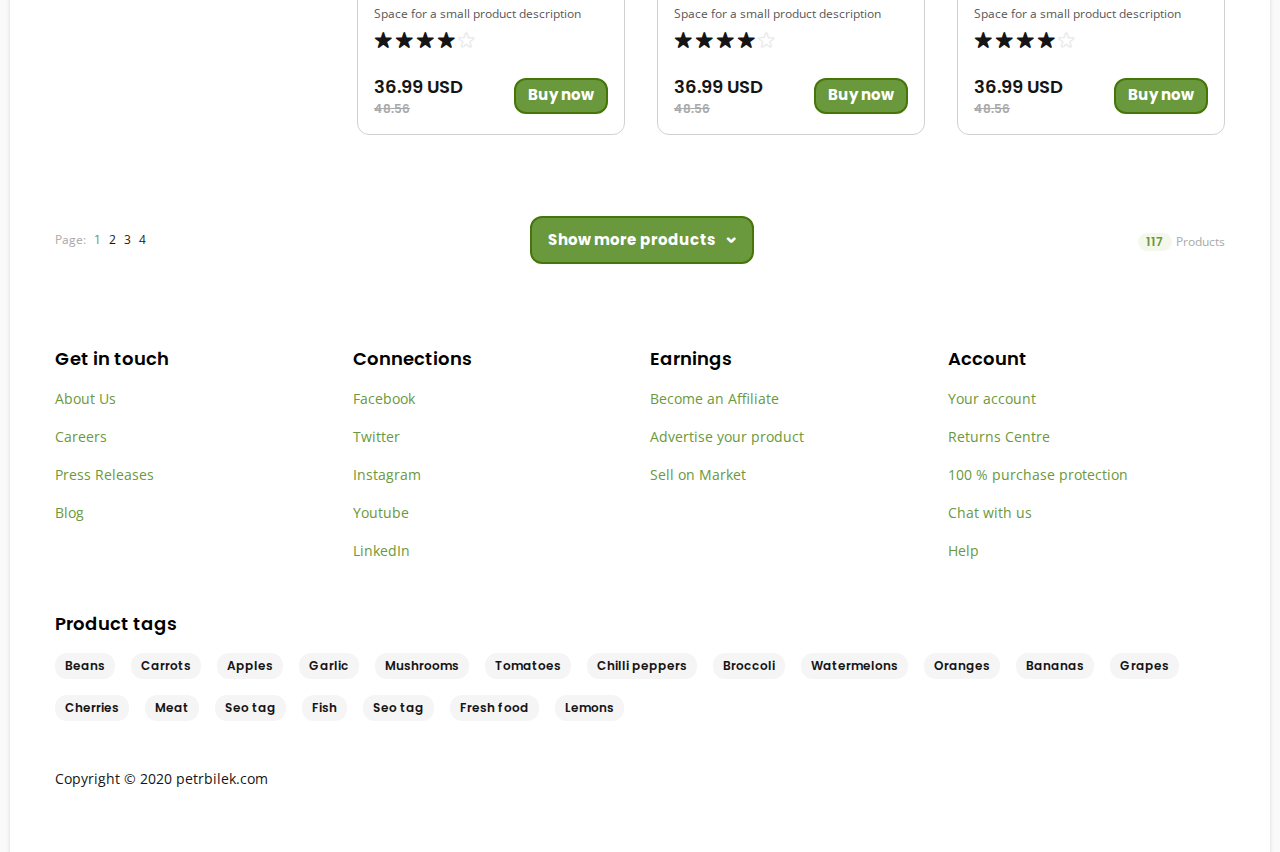
<file: docs/catalog-grid.html>
<!DOCTYPE html><html lang="ru"><head>	<title>Products</title>	<meta charset="UTF-8">	<meta name="format-detection" content="telephone=no">	<link rel="stylesheet" href="css/style.min.css">	<link rel="shortcut icon" href="img/favicon.ico">	<!-- <meta name="robots" content="noindex, nofollow"> -->	<!-- <meta name="viewport" content="width=device-width, initial-scale=1.0, maximum-scale=1.0, user-scalable=0"> -->	<meta name="viewport" content="width=device-width, initial-scale=1.0"></head><body>	<div class="wrapper">		<header class="header">	<div class="header__top header-top" data-da=".menu__body,768">		<div class="header-top__column">			<a class="header-top__link" href="#">Chat with us</a>			<a class="header-top__link" href="tel:+420336775664">+420 336 775 664</a>			<a class="header-top__link" href="mailto:info@freshnesecom.com">info@freshnesecom.com</a>		</div>		<div class="header-top__column">			<a class="header-top__link" href="blogs.html">Blog</a>			<a class="header-top__link" href="#">About Us</a>			<a class="header-top__link" href="#">Careers</a>		</div>	</div>	<div class="header__middle header-middle">		<div class="header-middle__logo">			<a href="./"><picture><source srcset="img/logo.svg" type="image/webp"><img src="img/logo.svg" alt="logo"></picture></a>		</div>		<div class="header-middle__search">			<form class="searcher" action="#" method="get">				<div class="searcher__select">					<div class="searcher__title searcher-title _icon-arrow">						<span class="searcher-title__text">All categories</span>						<span class="searcher-title__qty" data-text="Selected: "></span>					</div>					<div class="searcher__categories searcher-categories" hidden>						<div class="searcher-categories__body">							<div class="searcher-categories__column">								<div class="searcher-categories__checkbox checkbox" data-checkbox>									<input class="checkbox__input" type="checkbox" name="form[]" value="1">									<span class="checkbox__text">Bakery</span>								</div>							</div>							<div class="searcher-categories__column">								<div class="searcher-categories__checkbox checkbox" data-checkbox>									<input class="checkbox__input" type="checkbox" name="form[]" value="2">									<span class="checkbox__text">Fruit and vegetables</span>								</div>							</div>							<div class="searcher-categories__column">								<div class="searcher-categories__checkbox checkbox" data-checkbox>									<input class="checkbox__input" type="checkbox" name="form[]" value="3">									<span class="checkbox__text">Meat and fish</span>								</div>							</div>							<div class="searcher-categories__column">								<div class="searcher-categories__checkbox checkbox" data-checkbox>									<input class="checkbox__input" type="checkbox" name="form[]" value="4">									<span class="checkbox__text">Drinks</span>								</div>							</div>							<div class="searcher-categories__column">								<div class="searcher-categories__checkbox checkbox" data-checkbox>									<input class="checkbox__input" type="checkbox" name="form[]" value="5">									<span class="checkbox__text">Kitchen</span>								</div>							</div>							<div class="searcher-categories__column">								<div class="searcher-categories__checkbox checkbox" data-checkbox>									<input class="checkbox__input" type="checkbox" name="form[]" value="6">									<span class="checkbox__text">Special nutrition</span>								</div>							</div>							<div class="searcher-categories__column">								<div class="searcher-categories__checkbox checkbox" data-checkbox>									<input class="checkbox__input" type="checkbox" name="form[]" value="7">									<span class="checkbox__text">Baby</span>								</div>							</div>							<div class="searcher-categories__column">								<div class="searcher-categories__checkbox checkbox" data-checkbox>									<input class="checkbox__input" type="checkbox" name="form[]" value="8">									<span class="checkbox__text">Pharmacy</span>								</div>							</div>						</div>					</div>				</div>				<input class="searcher__input input" type="text" name="form[]" data-value="Search Products, categories ..." autocomplete="off">				<button class="searcher__search _icon-search" type="submit"></button>			</form>		</div>		<div class="header-middle__actions header-actions">			<a href="#" class="header-actions__search _icon-search"></a>			<a href="#" class="header-actions__sing-in _icon-person"></a>			<button class="header-actions__cart _icon-cart"><span>4</span></button>			<button class="header-actions__icon-menu icon-menu" type="button">				<span></span>				<span></span>				<span></span>			</button>		</div>		<div class="cart-preview">			<div class="cart-preview__headline">				<div class="cart-preview__title">Shopping cart</div>				<a class="cart-preview__close _icon-remove" href="#">Close</a>			</div>			<div class="cart-preview__items" data-simplebar>				<div class="cart-preview__item cart-item">					<div class="cart-item__image-block">						<a class="cart-item__img _ibg" href="details.html">							<picture><source srcset="img/b3.webp" type="image/webp"><img src="img/b3.jpg" alt="image"></picture>						</a>						<div class="cart-item__actions">							<a class="cart-item__action" href="#">								<svg class="cart-item__action-img cart-item__action-img_wish" width="12" height="10" viewBox="0 0 12 10" fill="none" xmlns="http://www.w3.org/2000/svg">									<path fill-rule="evenodd" clip-rule="evenodd" stroke="#E6704B" stroke-linecap="round" stroke-linejoin="bevel" d="M6.65559 1.44501C7.13297 0.967619 7.78045 0.699425 8.45559 0.699425C9.13072 0.699425 9.7782 0.967619 10.2556 1.44501C10.733 1.9224 11.0012 2.56988 11.0012 3.24501C11.0012 3.92014 10.733 4.56762 10.2556 5.04501L9.60059 5.70001L6.00059 9.30001L2.40058 5.70001L1.74558 5.04501C1.26819 4.56762 1 3.92014 1 3.24501C1 2.56988 1.26819 1.9224 1.74558 1.44501C2.22297 0.967619 2.87045 0.699425 3.54558 0.699425C4.22072 0.699425 4.86819 0.967619 5.34558 1.44501L6.00059 2.10001L6.65559 1.44501Z" />								</svg>								<span>Wishlist</span>							</a>							<a class="cart-item__action" href="#">								<svg class="cart-item__action-img cart-item__action-img_compare" width="14" height="16" viewBox="0 0 14 16" fill="none" xmlns="http://www.w3.org/2000/svg">									<path fill-rule="evenodd" clip-rule="evenodd" fill="#E6704B" d="M2.49544 2C2.31135 2 2.16211 2.14924 2.16211 2.33333V5C2.16211 5.18409 2.31135 5.33333 2.49544 5.33333H5.16211C5.3462 5.33333 5.49544 5.18409 5.49544 5V2.33333C5.49544 2.14924 5.3462 2 5.16211 2H2.49544ZM0.162109 2.33333C0.162109 1.04467 1.20678 0 2.49544 0H5.16211C6.45077 0 7.49544 1.04467 7.49544 2.33333V5C7.49544 6.28866 6.45077 7.33333 5.16211 7.33333H2.49544C1.20678 7.33333 0.162109 6.28866 0.162109 5V2.33333Z" />									<path fill-rule="evenodd" clip-rule="evenodd" fill="#E6704B" d="M2.49544 10C2.31135 10 2.16211 10.1492 2.16211 10.3333V13C2.16211 13.1841 2.31135 13.3333 2.49544 13.3333H5.16211C5.3462 13.3333 5.49544 13.1841 5.49544 13V10.3333C5.49544 10.1492 5.3462 10 5.16211 10H2.49544ZM0.162109 10.3333C0.162109 9.04467 1.20678 8 2.49544 8H5.16211C6.45077 8 7.49544 9.04467 7.49544 10.3333V13C7.49544 14.2887 6.45077 15.3333 5.16211 15.3333H2.49544C1.20678 15.3333 0.162109 14.2887 0.162109 13V10.3333Z" />									<path fill-rule="evenodd" clip-rule="evenodd" fill="#E6704B" d="M7.49609 10.3332C7.49609 9.78088 7.94381 9.33316 8.49609 9.33316H12.4961C13.0484 9.33316 13.4961 9.78088 13.4961 10.3332C13.4961 10.8854 13.0484 11.3332 12.4961 11.3332H8.49609C7.94381 11.3332 7.49609 10.8854 7.49609 10.3332Z" />									<path fill-rule="evenodd" clip-rule="evenodd" fill="#E6704B" d="M7.49609 13C7.49609 12.4477 7.94381 12 8.49609 12H11.1628C11.715 12 12.1628 12.4477 12.1628 13C12.1628 13.5523 11.715 14 11.1628 14H8.49609C7.94381 14 7.49609 13.5523 7.49609 13Z" />									<path fill-rule="evenodd" clip-rule="evenodd" fill="#E6704B" d="M7.49609 5C7.49609 4.44772 7.94381 4 8.49609 4H11.1628C11.715 4 12.1628 4.44772 12.1628 5C12.1628 5.55228 11.715 6 11.1628 6H8.49609C7.94381 6 7.49609 5.55228 7.49609 5Z" />									<path fill-rule="evenodd" clip-rule="evenodd" fill="#E6704B" d="M7.49609 2.33316C7.49609 1.78088 7.94381 1.33316 8.49609 1.33316H12.4961C13.0484 1.33316 13.4961 1.78088 13.4961 2.33316C13.4961 2.88545 13.0484 3.33316 12.4961 3.33316H8.49609C7.94381 3.33316 7.49609 2.88545 7.49609 2.33316Z" />								</svg>								<span>Compare</span>							</a>							<a class="cart-item__action" href="#">								<svg class="cart-item__action-img cart-item__action-img_remove" width="8" height="8" viewBox="0 0 8 8" fill="none" xmlns="http://www.w3.org/2000/svg">									<path fill-rule="evenodd" clip-rule="evenodd" fill="#151515" d="M0.466759 0.466454C0.662021 0.271192 0.978604 0.271192 1.17387 0.466454L7.53387 6.82646C7.72913 7.02172 7.72913 7.3383 7.53387 7.53356C7.3386 7.72882 7.02202 7.72882 6.82676 7.53356L0.466759 1.17356C0.271497 0.978298 0.271497 0.661716 0.466759 0.466454Z" />									<path fill-rule="evenodd" clip-rule="evenodd" fill="#151515" d="M7.53387 0.466454C7.72913 0.661716 7.72913 0.978298 7.53387 1.17356L1.17387 7.53356C0.978604 7.72882 0.662021 7.72882 0.466759 7.53356C0.271497 7.3383 0.271497 7.02172 0.466759 6.82646L6.82676 0.466454C7.02202 0.271192 7.3386 0.271192 7.53387 0.466454Z" />								</svg>								<span>Remove</span>							</a>						</div>					</div>					<div class="cart-item__main-block">						<div class="cart-item__title title-15"><a href="details.html">Product title</a></div>						<div class="cart-item__info">							<div class="cart-item__info-parameter">Farm:</div>							<div class="cart-item__info-value">Tharamis Farm</div>							<div class="cart-item__info-parameter">Freshness:</div>							<div class="cart-item__info-value">1 day old</div>						</div>						<div class="cart-item__rating cart-item-rating">							<div class="cart-item-rating__star cart-item-rating__star_active"></div>							<div class="cart-item-rating__star cart-item-rating__star_active"></div>							<div class="cart-item-rating__star cart-item-rating__star_active"></div>							<div class="cart-item-rating__star cart-item-rating__star_active"></div>							<div class="cart-item-rating__star"></div>						</div>					</div>					<div class="cart-item__price-block">						<div class="cart-item__price-info">							<div class="cart-item__price">36.99 <span class="cart-item__currency">USD</span></div>							<div class="cart-item__old-price">48.56</div>						</div>						<div class="cart-item__qty qty qty_normal">							<input class="qty__input _digital" type="text" name="form[]" data-value="1" data-error="" autocomplete="off">							<div class="qty__selector">								<div class="qty__title _icon-arrow">Pcs</div>								<div class="qty__items" hidden>									<div class="qty__item" data-qty="1">1</div>									<div class="qty__item" data-qty="2">2</div>									<div class="qty__item" data-qty="3">3</div>									<div class="qty__item" data-qty="4">4</div>									<div class="qty__item" data-qty="5">5</div>									<div class="qty__item" data-qty="6">6</div>								</div>							</div>						</div>					</div>				</div>				<div class="cart-preview__item cart-item">					<div class="cart-item__image-block">						<a class="cart-item__img _ibg" href="details.html">							<picture><source srcset="img/img1.webp" type="image/webp"><img src="img/img1.jpg" alt="image"></picture>						</a>						<div class="cart-item__actions">							<a class="cart-item__action" href="#">								<svg class="cart-item__action-img cart-item__action-img_wish" width="12" height="10" viewBox="0 0 12 10" fill="none" xmlns="http://www.w3.org/2000/svg">									<path fill-rule="evenodd" clip-rule="evenodd" stroke="#E6704B" stroke-linecap="round" stroke-linejoin="bevel" d="M6.65559 1.44501C7.13297 0.967619 7.78045 0.699425 8.45559 0.699425C9.13072 0.699425 9.7782 0.967619 10.2556 1.44501C10.733 1.9224 11.0012 2.56988 11.0012 3.24501C11.0012 3.92014 10.733 4.56762 10.2556 5.04501L9.60059 5.70001L6.00059 9.30001L2.40058 5.70001L1.74558 5.04501C1.26819 4.56762 1 3.92014 1 3.24501C1 2.56988 1.26819 1.9224 1.74558 1.44501C2.22297 0.967619 2.87045 0.699425 3.54558 0.699425C4.22072 0.699425 4.86819 0.967619 5.34558 1.44501L6.00059 2.10001L6.65559 1.44501Z" />								</svg>								<span>Wishlist</span>							</a>							<a class="cart-item__action" href="#">								<svg class="cart-item__action-img cart-item__action-img_compare" width="14" height="16" viewBox="0 0 14 16" fill="none" xmlns="http://www.w3.org/2000/svg">									<path fill-rule="evenodd" clip-rule="evenodd" fill="#E6704B" d="M2.49544 2C2.31135 2 2.16211 2.14924 2.16211 2.33333V5C2.16211 5.18409 2.31135 5.33333 2.49544 5.33333H5.16211C5.3462 5.33333 5.49544 5.18409 5.49544 5V2.33333C5.49544 2.14924 5.3462 2 5.16211 2H2.49544ZM0.162109 2.33333C0.162109 1.04467 1.20678 0 2.49544 0H5.16211C6.45077 0 7.49544 1.04467 7.49544 2.33333V5C7.49544 6.28866 6.45077 7.33333 5.16211 7.33333H2.49544C1.20678 7.33333 0.162109 6.28866 0.162109 5V2.33333Z" />									<path fill-rule="evenodd" clip-rule="evenodd" fill="#E6704B" d="M2.49544 10C2.31135 10 2.16211 10.1492 2.16211 10.3333V13C2.16211 13.1841 2.31135 13.3333 2.49544 13.3333H5.16211C5.3462 13.3333 5.49544 13.1841 5.49544 13V10.3333C5.49544 10.1492 5.3462 10 5.16211 10H2.49544ZM0.162109 10.3333C0.162109 9.04467 1.20678 8 2.49544 8H5.16211C6.45077 8 7.49544 9.04467 7.49544 10.3333V13C7.49544 14.2887 6.45077 15.3333 5.16211 15.3333H2.49544C1.20678 15.3333 0.162109 14.2887 0.162109 13V10.3333Z" />									<path fill-rule="evenodd" clip-rule="evenodd" fill="#E6704B" d="M7.49609 10.3332C7.49609 9.78088 7.94381 9.33316 8.49609 9.33316H12.4961C13.0484 9.33316 13.4961 9.78088 13.4961 10.3332C13.4961 10.8854 13.0484 11.3332 12.4961 11.3332H8.49609C7.94381 11.3332 7.49609 10.8854 7.49609 10.3332Z" />									<path fill-rule="evenodd" clip-rule="evenodd" fill="#E6704B" d="M7.49609 13C7.49609 12.4477 7.94381 12 8.49609 12H11.1628C11.715 12 12.1628 12.4477 12.1628 13C12.1628 13.5523 11.715 14 11.1628 14H8.49609C7.94381 14 7.49609 13.5523 7.49609 13Z" />									<path fill-rule="evenodd" clip-rule="evenodd" fill="#E6704B" d="M7.49609 5C7.49609 4.44772 7.94381 4 8.49609 4H11.1628C11.715 4 12.1628 4.44772 12.1628 5C12.1628 5.55228 11.715 6 11.1628 6H8.49609C7.94381 6 7.49609 5.55228 7.49609 5Z" />									<path fill-rule="evenodd" clip-rule="evenodd" fill="#E6704B" d="M7.49609 2.33316C7.49609 1.78088 7.94381 1.33316 8.49609 1.33316H12.4961C13.0484 1.33316 13.4961 1.78088 13.4961 2.33316C13.4961 2.88545 13.0484 3.33316 12.4961 3.33316H8.49609C7.94381 3.33316 7.49609 2.88545 7.49609 2.33316Z" />								</svg>								<span>Compare</span>							</a>							<a class="cart-item__action" href="#">								<svg class="cart-item__action-img cart-item__action-img_remove" width="8" height="8" viewBox="0 0 8 8" fill="none" xmlns="http://www.w3.org/2000/svg">									<path fill-rule="evenodd" clip-rule="evenodd" fill="#151515" d="M0.466759 0.466454C0.662021 0.271192 0.978604 0.271192 1.17387 0.466454L7.53387 6.82646C7.72913 7.02172 7.72913 7.3383 7.53387 7.53356C7.3386 7.72882 7.02202 7.72882 6.82676 7.53356L0.466759 1.17356C0.271497 0.978298 0.271497 0.661716 0.466759 0.466454Z" />									<path fill-rule="evenodd" clip-rule="evenodd" fill="#151515" d="M7.53387 0.466454C7.72913 0.661716 7.72913 0.978298 7.53387 1.17356L1.17387 7.53356C0.978604 7.72882 0.662021 7.72882 0.466759 7.53356C0.271497 7.3383 0.271497 7.02172 0.466759 6.82646L6.82676 0.466454C7.02202 0.271192 7.3386 0.271192 7.53387 0.466454Z" />								</svg>								<span>Remove</span>							</a>						</div>					</div>					<div class="cart-item__main-block">						<div class="cart-item__title title-15"><a href="details.html">Product title</a></div>						<div class="cart-item__info">							<div class="cart-item__info-parameter">Farm:</div>							<div class="cart-item__info-value">Tharamis Farm</div>							<div class="cart-item__info-parameter">Freshness:</div>							<div class="cart-item__info-value">1 day old</div>						</div>						<div class="cart-item__rating cart-item-rating">							<div class="cart-item-rating__star cart-item-rating__star_active"></div>							<div class="cart-item-rating__star cart-item-rating__star_active"></div>							<div class="cart-item-rating__star cart-item-rating__star_active"></div>							<div class="cart-item-rating__star cart-item-rating__star_active"></div>							<div class="cart-item-rating__star"></div>						</div>					</div>					<div class="cart-item__price-block">						<div class="cart-item__price-info">							<div class="cart-item__price">36.99 <span class="cart-item__currency">USD</span></div>							<div class="cart-item__old-price">48.56</div>						</div>						<div class="cart-item__qty qty qty_normal">							<input class="qty__input _digital" type="text" name="form[]" data-value="1" data-error="" autocomplete="off">							<div class="qty__selector">								<div class="qty__title _icon-arrow">Pcs</div>								<div class="qty__items" hidden>									<div class="qty__item" data-qty="1">1</div>									<div class="qty__item" data-qty="2">2</div>									<div class="qty__item" data-qty="3">3</div>									<div class="qty__item" data-qty="4">4</div>									<div class="qty__item" data-qty="5">5</div>									<div class="qty__item" data-qty="6">6</div>								</div>							</div>						</div>					</div>				</div>				<div class="cart-preview__item cart-item">					<div class="cart-item__image-block">						<a class="cart-item__img _ibg" href="details.html">							<picture><source srcset="img/b5.webp" type="image/webp"><img src="img/b5.jpg" alt="image"></picture>						</a>						<div class="cart-item__actions">							<a class="cart-item__action" href="#">								<svg class="cart-item__action-img cart-item__action-img_wish" width="12" height="10" viewBox="0 0 12 10" fill="none" xmlns="http://www.w3.org/2000/svg">									<path fill-rule="evenodd" clip-rule="evenodd" stroke="#E6704B" stroke-linecap="round" stroke-linejoin="bevel" d="M6.65559 1.44501C7.13297 0.967619 7.78045 0.699425 8.45559 0.699425C9.13072 0.699425 9.7782 0.967619 10.2556 1.44501C10.733 1.9224 11.0012 2.56988 11.0012 3.24501C11.0012 3.92014 10.733 4.56762 10.2556 5.04501L9.60059 5.70001L6.00059 9.30001L2.40058 5.70001L1.74558 5.04501C1.26819 4.56762 1 3.92014 1 3.24501C1 2.56988 1.26819 1.9224 1.74558 1.44501C2.22297 0.967619 2.87045 0.699425 3.54558 0.699425C4.22072 0.699425 4.86819 0.967619 5.34558 1.44501L6.00059 2.10001L6.65559 1.44501Z" />								</svg>								<span>Wishlist</span>							</a>							<a class="cart-item__action" href="#">								<svg class="cart-item__action-img cart-item__action-img_compare" width="14" height="16" viewBox="0 0 14 16" fill="none" xmlns="http://www.w3.org/2000/svg">									<path fill-rule="evenodd" clip-rule="evenodd" fill="#E6704B" d="M2.49544 2C2.31135 2 2.16211 2.14924 2.16211 2.33333V5C2.16211 5.18409 2.31135 5.33333 2.49544 5.33333H5.16211C5.3462 5.33333 5.49544 5.18409 5.49544 5V2.33333C5.49544 2.14924 5.3462 2 5.16211 2H2.49544ZM0.162109 2.33333C0.162109 1.04467 1.20678 0 2.49544 0H5.16211C6.45077 0 7.49544 1.04467 7.49544 2.33333V5C7.49544 6.28866 6.45077 7.33333 5.16211 7.33333H2.49544C1.20678 7.33333 0.162109 6.28866 0.162109 5V2.33333Z" />									<path fill-rule="evenodd" clip-rule="evenodd" fill="#E6704B" d="M2.49544 10C2.31135 10 2.16211 10.1492 2.16211 10.3333V13C2.16211 13.1841 2.31135 13.3333 2.49544 13.3333H5.16211C5.3462 13.3333 5.49544 13.1841 5.49544 13V10.3333C5.49544 10.1492 5.3462 10 5.16211 10H2.49544ZM0.162109 10.3333C0.162109 9.04467 1.20678 8 2.49544 8H5.16211C6.45077 8 7.49544 9.04467 7.49544 10.3333V13C7.49544 14.2887 6.45077 15.3333 5.16211 15.3333H2.49544C1.20678 15.3333 0.162109 14.2887 0.162109 13V10.3333Z" />									<path fill-rule="evenodd" clip-rule="evenodd" fill="#E6704B" d="M7.49609 10.3332C7.49609 9.78088 7.94381 9.33316 8.49609 9.33316H12.4961C13.0484 9.33316 13.4961 9.78088 13.4961 10.3332C13.4961 10.8854 13.0484 11.3332 12.4961 11.3332H8.49609C7.94381 11.3332 7.49609 10.8854 7.49609 10.3332Z" />									<path fill-rule="evenodd" clip-rule="evenodd" fill="#E6704B" d="M7.49609 13C7.49609 12.4477 7.94381 12 8.49609 12H11.1628C11.715 12 12.1628 12.4477 12.1628 13C12.1628 13.5523 11.715 14 11.1628 14H8.49609C7.94381 14 7.49609 13.5523 7.49609 13Z" />									<path fill-rule="evenodd" clip-rule="evenodd" fill="#E6704B" d="M7.49609 5C7.49609 4.44772 7.94381 4 8.49609 4H11.1628C11.715 4 12.1628 4.44772 12.1628 5C12.1628 5.55228 11.715 6 11.1628 6H8.49609C7.94381 6 7.49609 5.55228 7.49609 5Z" />									<path fill-rule="evenodd" clip-rule="evenodd" fill="#E6704B" d="M7.49609 2.33316C7.49609 1.78088 7.94381 1.33316 8.49609 1.33316H12.4961C13.0484 1.33316 13.4961 1.78088 13.4961 2.33316C13.4961 2.88545 13.0484 3.33316 12.4961 3.33316H8.49609C7.94381 3.33316 7.49609 2.88545 7.49609 2.33316Z" />								</svg>								<span>Compare</span>							</a>							<a class="cart-item__action" href="#">								<svg class="cart-item__action-img cart-item__action-img_remove" width="8" height="8" viewBox="0 0 8 8" fill="none" xmlns="http://www.w3.org/2000/svg">									<path fill-rule="evenodd" clip-rule="evenodd" fill="#151515" d="M0.466759 0.466454C0.662021 0.271192 0.978604 0.271192 1.17387 0.466454L7.53387 6.82646C7.72913 7.02172 7.72913 7.3383 7.53387 7.53356C7.3386 7.72882 7.02202 7.72882 6.82676 7.53356L0.466759 1.17356C0.271497 0.978298 0.271497 0.661716 0.466759 0.466454Z" />									<path fill-rule="evenodd" clip-rule="evenodd" fill="#151515" d="M7.53387 0.466454C7.72913 0.661716 7.72913 0.978298 7.53387 1.17356L1.17387 7.53356C0.978604 7.72882 0.662021 7.72882 0.466759 7.53356C0.271497 7.3383 0.271497 7.02172 0.466759 6.82646L6.82676 0.466454C7.02202 0.271192 7.3386 0.271192 7.53387 0.466454Z" />								</svg>								<span>Remove</span>							</a>						</div>					</div>					<div class="cart-item__main-block">						<div class="cart-item__title title-15"><a href="details.html">Product title</a></div>						<div class="cart-item__info">							<div class="cart-item__info-parameter">Farm:</div>							<div class="cart-item__info-value">Tharamis Farm</div>							<div class="cart-item__info-parameter">Freshness:</div>							<div class="cart-item__info-value">1 day old</div>						</div>						<div class="cart-item__rating cart-item-rating">							<div class="cart-item-rating__star cart-item-rating__star_active"></div>							<div class="cart-item-rating__star cart-item-rating__star_active"></div>							<div class="cart-item-rating__star cart-item-rating__star_active"></div>							<div class="cart-item-rating__star cart-item-rating__star_active"></div>							<div class="cart-item-rating__star"></div>						</div>					</div>					<div class="cart-item__price-block">						<div class="cart-item__price-info">							<div class="cart-item__price">36.99 <span class="cart-item__currency">USD</span></div>							<div class="cart-item__old-price">48.56</div>						</div>						<div class="cart-item__qty qty qty_normal">							<input class="qty__input _digital" type="text" name="form[]" data-value="1" data-error="" autocomplete="off">							<div class="qty__selector">								<div class="qty__title _icon-arrow">Pcs</div>								<div class="qty__items" hidden>									<div class="qty__item" data-qty="1">1</div>									<div class="qty__item" data-qty="2">2</div>									<div class="qty__item" data-qty="3">3</div>									<div class="qty__item" data-qty="4">4</div>									<div class="qty__item" data-qty="5">5</div>									<div class="qty__item" data-qty="6">6</div>								</div>							</div>						</div>					</div>				</div>				<div class="cart-preview__item cart-item">					<div class="cart-item__image-block">						<a class="cart-item__img _ibg" href="details.html">							<picture><source srcset="img/b8.webp" type="image/webp"><img src="img/b8.jpg" alt="image"></picture>						</a>						<div class="cart-item__actions">							<a class="cart-item__action" href="#">								<svg class="cart-item__action-img cart-item__action-img_wish" width="12" height="10" viewBox="0 0 12 10" fill="none" xmlns="http://www.w3.org/2000/svg">									<path fill-rule="evenodd" clip-rule="evenodd" stroke="#E6704B" stroke-linecap="round" stroke-linejoin="bevel" d="M6.65559 1.44501C7.13297 0.967619 7.78045 0.699425 8.45559 0.699425C9.13072 0.699425 9.7782 0.967619 10.2556 1.44501C10.733 1.9224 11.0012 2.56988 11.0012 3.24501C11.0012 3.92014 10.733 4.56762 10.2556 5.04501L9.60059 5.70001L6.00059 9.30001L2.40058 5.70001L1.74558 5.04501C1.26819 4.56762 1 3.92014 1 3.24501C1 2.56988 1.26819 1.9224 1.74558 1.44501C2.22297 0.967619 2.87045 0.699425 3.54558 0.699425C4.22072 0.699425 4.86819 0.967619 5.34558 1.44501L6.00059 2.10001L6.65559 1.44501Z" />								</svg>								<span>Wishlist</span>							</a>							<a class="cart-item__action" href="#">								<svg class="cart-item__action-img cart-item__action-img_compare" width="14" height="16" viewBox="0 0 14 16" fill="none" xmlns="http://www.w3.org/2000/svg">									<path fill-rule="evenodd" clip-rule="evenodd" fill="#E6704B" d="M2.49544 2C2.31135 2 2.16211 2.14924 2.16211 2.33333V5C2.16211 5.18409 2.31135 5.33333 2.49544 5.33333H5.16211C5.3462 5.33333 5.49544 5.18409 5.49544 5V2.33333C5.49544 2.14924 5.3462 2 5.16211 2H2.49544ZM0.162109 2.33333C0.162109 1.04467 1.20678 0 2.49544 0H5.16211C6.45077 0 7.49544 1.04467 7.49544 2.33333V5C7.49544 6.28866 6.45077 7.33333 5.16211 7.33333H2.49544C1.20678 7.33333 0.162109 6.28866 0.162109 5V2.33333Z" />									<path fill-rule="evenodd" clip-rule="evenodd" fill="#E6704B" d="M2.49544 10C2.31135 10 2.16211 10.1492 2.16211 10.3333V13C2.16211 13.1841 2.31135 13.3333 2.49544 13.3333H5.16211C5.3462 13.3333 5.49544 13.1841 5.49544 13V10.3333C5.49544 10.1492 5.3462 10 5.16211 10H2.49544ZM0.162109 10.3333C0.162109 9.04467 1.20678 8 2.49544 8H5.16211C6.45077 8 7.49544 9.04467 7.49544 10.3333V13C7.49544 14.2887 6.45077 15.3333 5.16211 15.3333H2.49544C1.20678 15.3333 0.162109 14.2887 0.162109 13V10.3333Z" />									<path fill-rule="evenodd" clip-rule="evenodd" fill="#E6704B" d="M7.49609 10.3332C7.49609 9.78088 7.94381 9.33316 8.49609 9.33316H12.4961C13.0484 9.33316 13.4961 9.78088 13.4961 10.3332C13.4961 10.8854 13.0484 11.3332 12.4961 11.3332H8.49609C7.94381 11.3332 7.49609 10.8854 7.49609 10.3332Z" />									<path fill-rule="evenodd" clip-rule="evenodd" fill="#E6704B" d="M7.49609 13C7.49609 12.4477 7.94381 12 8.49609 12H11.1628C11.715 12 12.1628 12.4477 12.1628 13C12.1628 13.5523 11.715 14 11.1628 14H8.49609C7.94381 14 7.49609 13.5523 7.49609 13Z" />									<path fill-rule="evenodd" clip-rule="evenodd" fill="#E6704B" d="M7.49609 5C7.49609 4.44772 7.94381 4 8.49609 4H11.1628C11.715 4 12.1628 4.44772 12.1628 5C12.1628 5.55228 11.715 6 11.1628 6H8.49609C7.94381 6 7.49609 5.55228 7.49609 5Z" />									<path fill-rule="evenodd" clip-rule="evenodd" fill="#E6704B" d="M7.49609 2.33316C7.49609 1.78088 7.94381 1.33316 8.49609 1.33316H12.4961C13.0484 1.33316 13.4961 1.78088 13.4961 2.33316C13.4961 2.88545 13.0484 3.33316 12.4961 3.33316H8.49609C7.94381 3.33316 7.49609 2.88545 7.49609 2.33316Z" />								</svg>								<span>Compare</span>							</a>							<a class="cart-item__action" href="#">								<svg class="cart-item__action-img cart-item__action-img_remove" width="8" height="8" viewBox="0 0 8 8" fill="none" xmlns="http://www.w3.org/2000/svg">									<path fill-rule="evenodd" clip-rule="evenodd" fill="#151515" d="M0.466759 0.466454C0.662021 0.271192 0.978604 0.271192 1.17387 0.466454L7.53387 6.82646C7.72913 7.02172 7.72913 7.3383 7.53387 7.53356C7.3386 7.72882 7.02202 7.72882 6.82676 7.53356L0.466759 1.17356C0.271497 0.978298 0.271497 0.661716 0.466759 0.466454Z" />									<path fill-rule="evenodd" clip-rule="evenodd" fill="#151515" d="M7.53387 0.466454C7.72913 0.661716 7.72913 0.978298 7.53387 1.17356L1.17387 7.53356C0.978604 7.72882 0.662021 7.72882 0.466759 7.53356C0.271497 7.3383 0.271497 7.02172 0.466759 6.82646L6.82676 0.466454C7.02202 0.271192 7.3386 0.271192 7.53387 0.466454Z" />								</svg>								<span>Remove</span>							</a>						</div>					</div>					<div class="cart-item__main-block">						<div class="cart-item__title title-15"><a href="details.html">Product title</a></div>						<div class="cart-item__info">							<div class="cart-item__info-parameter">Farm:</div>							<div class="cart-item__info-value">Tharamis Farm</div>							<div class="cart-item__info-parameter">Freshness:</div>							<div class="cart-item__info-value">1 day old</div>						</div>						<div class="cart-item__rating cart-item-rating">							<div class="cart-item-rating__star cart-item-rating__star_active"></div>							<div class="cart-item-rating__star cart-item-rating__star_active"></div>							<div class="cart-item-rating__star cart-item-rating__star_active"></div>							<div class="cart-item-rating__star cart-item-rating__star_active"></div>							<div class="cart-item-rating__star"></div>						</div>					</div>					<div class="cart-item__price-block">						<div class="cart-item__price-info">							<div class="cart-item__price">36.99 <span class="cart-item__currency">USD</span></div>							<div class="cart-item__old-price">48.56</div>						</div>						<div class="cart-item__qty qty qty_normal">							<input class="qty__input _digital" type="text" name="form[]" data-value="1" data-error="" autocomplete="off">							<div class="qty__selector">								<div class="qty__title _icon-arrow">Pcs</div>								<div class="qty__items" hidden>									<div class="qty__item" data-qty="1">1</div>									<div class="qty__item" data-qty="2">2</div>									<div class="qty__item" data-qty="3">3</div>									<div class="qty__item" data-qty="4">4</div>									<div class="qty__item" data-qty="5">5</div>									<div class="qty__item" data-qty="6">6</div>								</div>							</div>						</div>					</div>				</div>			</div>			<div class="cart-preview__subtotal">				<div class="cart-preview__label">Subtotal</div>				<div class="cart-preview__coast">147.96‬ <span>USD</span></div>			</div>			<div class="cart-preview__bottomline">				<a class="cart-preview__btn cart-preview__btn_continue btn btn_normal btn_white" href="#">Continue shopping</a>				<a class="cart-preview__btn cart-preview__btn_checkout btn btn_normal btn_green" href="order.html">Go to Checkout</a>			</div>		</div>	</div>	<div class="header__bottom">		<div class="menu">			<nav class="menu__body">				<ul class="menu__list" data-spollers="768,max">					<li class="menu__item">						<a class="menu__link" href="catalog-grid.html">Bakery</a>						<button class="menu__arrow _icon-arrow" type="button" data-spoller></button>						<ul class="menu__sub-list">							<li class="menu__sub-item"><a class="menu__sub-link" href="catalog-grid.html">Ipsum dolor</a></li>							<li class="menu__sub-item"><a class="menu__sub-link" href="catalog-grid.html">Lorem dolor</a></li>							<li class="menu__sub-item"><a class="menu__sub-link" href="catalog-grid.html">Lorem, ipsum</a></li>							<li class="menu__sub-item"><a class="menu__sub-link" href="catalog-grid.html">Dolor</a></li>							<li class="menu__sub-item"><a class="menu__sub-link" href="catalog-grid.html">Lorem</a></li>						</ul>					</li>					<li class="menu__item">						<a class="menu__link" href="catalog.html">Fruit and vegetables</a>						<button class="menu__arrow _icon-arrow" type="button" data-spoller></button>						<ul class="menu__sub-list">							<li class="menu__sub-item"><a class="menu__sub-link" href="catalog.html">Ipsum dolor</a></li>							<li class="menu__sub-item"><a class="menu__sub-link" href="catalog.html">Lorem dolor</a></li>							<li class="menu__sub-item"><a class="menu__sub-link" href="catalog.html">Lorem, ipsum</a></li>							<li class="menu__sub-item"><a class="menu__sub-link" href="catalog.html">Dolor</a></li>							<li class="menu__sub-item"><a class="menu__sub-link" href="catalog.html">Lorem</a></li>						</ul>					</li>					<li class="menu__item">						<a class="menu__link" href="catalog.html">Meat and fish</a>						<button class="menu__arrow _icon-arrow" type="button" data-spoller></button>						<ul class="menu__sub-list">							<li class="menu__sub-item"><a class="menu__sub-link" href="catalog.html">Ipsum dolor</a></li>							<li class="menu__sub-item"><a class="menu__sub-link" href="catalog.html">Lorem dolor</a></li>							<li class="menu__sub-item"><a class="menu__sub-link" href="catalog.html">Lorem, ipsum</a></li>							<li class="menu__sub-item"><a class="menu__sub-link" href="catalog.html">Dolor</a></li>							<li class="menu__sub-item"><a class="menu__sub-link" href="catalog.html">Lorem</a></li>						</ul>					</li>					<li class="menu__item">						<a class="menu__link" href="catalog.html">Drinks</a>						<button class="menu__arrow _icon-arrow" type="button" data-spoller></button>						<ul class="menu__sub-list">							<li class="menu__sub-item"><a class="menu__sub-link" href="catalog.html">Ipsum dolor</a></li>							<li class="menu__sub-item"><a class="menu__sub-link" href="catalog.html">Lorem dolor</a></li>							<li class="menu__sub-item"><a class="menu__sub-link" href="catalog.html">Lorem, ipsum</a></li>							<li class="menu__sub-item"><a class="menu__sub-link" href="catalog.html">Dolor</a></li>							<li class="menu__sub-item"><a class="menu__sub-link" href="catalog.html">Lorem</a></li>						</ul>					</li>					<li class="menu__item">						<a class="menu__link" href="catalog.html">Kitchen</a>						<button class="menu__arrow _icon-arrow" type="button" data-spoller></button>						<ul class="menu__sub-list">							<li class="menu__sub-item"><a class="menu__sub-link" href="catalog.html">Ipsum dolor</a></li>							<li class="menu__sub-item"><a class="menu__sub-link" href="catalog.html">Lorem dolor</a></li>							<li class="menu__sub-item"><a class="menu__sub-link" href="catalog.html">Lorem, ipsum</a></li>							<li class="menu__sub-item"><a class="menu__sub-link" href="catalog.html">Dolor</a></li>							<li class="menu__sub-item"><a class="menu__sub-link" href="catalog.html">Lorem</a></li>						</ul>					</li>					<li class="menu__item">						<a class="menu__link" href="catalog.html">Special nutrition</a>						<button class="menu__arrow _icon-arrow" type="button" data-spoller></button>						<ul class="menu__sub-list">							<li class="menu__sub-item"><a class="menu__sub-link" href="catalog.html">Ipsum dolor</a></li>							<li class="menu__sub-item"><a class="menu__sub-link" href="catalog.html">Lorem dolor</a></li>							<li class="menu__sub-item"><a class="menu__sub-link" href="catalog.html">Lorem, ipsum</a></li>							<li class="menu__sub-item"><a class="menu__sub-link" href="catalog.html">Dolor</a></li>							<li class="menu__sub-item"><a class="menu__sub-link" href="catalog.html">Lorem</a></li>						</ul>					</li>					<li class="menu__item">						<a class="menu__link" href="catalog.html">Baby</a>						<button class="menu__arrow _icon-arrow" type="button" data-spoller></button>						<ul class="menu__sub-list">							<li class="menu__sub-item"><a class="menu__sub-link" href="catalog.html">Ipsum dolor</a></li>							<li class="menu__sub-item"><a class="menu__sub-link" href="catalog.html">Lorem dolor</a></li>							<li class="menu__sub-item"><a class="menu__sub-link" href="catalog.html">Lorem, ipsum</a></li>							<li class="menu__sub-item"><a class="menu__sub-link" href="catalog.html">Dolor</a></li>							<li class="menu__sub-item"><a class="menu__sub-link" href="catalog.html">Lorem</a></li>						</ul>					</li>					<li class="menu__item">						<a class="menu__link" href="catalog.html">Pharmacy</a>						<button class="menu__arrow _icon-arrow" type="button" data-spoller></button>						<ul class="menu__sub-list">							<li class="menu__sub-item"><a class="menu__sub-link" href="catalog.html">Ipsum dolor</a></li>							<li class="menu__sub-item"><a class="menu__sub-link" href="catalog.html">Lorem dolor</a></li>							<li class="menu__sub-item"><a class="menu__sub-link" href="catalog.html">Lorem, ipsum</a></li>							<li class="menu__sub-item"><a class="menu__sub-link" href="catalog.html">Dolor</a></li>							<li class="menu__sub-item"><a class="menu__sub-link" href="catalog.html">Lorem</a></li>						</ul>					</li>				</ul>			</nav>		</div>	</div></header>		<main class="page">			<div class="page__headline page-headline">				<div class="page-headline__breadcrumbs breadcrumbs">					<ul class="breadcrumbs__list">						<li class="breadcrumbs__item"><a class="breadcrumbs__link" href="#">Homepage</a></li>						<li class="breadcrumbs__item">Fruit and vegetables</li>					</ul>				</div>				<div class="page-headline__header headline-header">					<div class="headline-header__title title-32">Fruit and vegetables</div>					<div class="headline-header__actions">						<div class="products-bild">							<div class="products-bild__switch switch" data-radiobuttons>								<div class="switch__item" data-radiobutton>									<input class="switch__input" type="radio" name="Switch" value="grid" checked>									<span class="switch__text _icon-grid-view">Grid view</span>								</div>								<div class="switch__item" data-radiobutton>									<input class="switch__input" type="radio" name="Switch" value="line">									<span class="switch__text _icon-list-view">List view</span>								</div>							</div>							<div class="products-bild__products-qty">								<div class="products-bild__tag tag tag_normal tag_green">117</div>								<span>Products</span>							</div>						</div>					</div>				</div>				<div class="page-headline__filters headline-filters">					<div class="headline-filters__filters">						<div class="headline-filters__filter filter-switch">							<div class="filter-switch__radiobuttons radiobuttons" data-radiobutton>								<div class="radiobuttons__radiobutton radiobutton" data-radiobutton>									<input class="radiobutton__input" type="radio" name="Filter1" value="1" checked>									<span class="radiobutton__text">Filtre text</span>								</div>								<div class="radiobuttons__radiobutton radiobutton" data-radiobutton>									<input class="radiobutton__input" type="radio" name="Filter1" value="2">									<span class="radiobutton__text">Filtre text</span>								</div>							</div>						</div>						<div class="headline-filters__filter filter-check">							<div class="filter-check__checkbox checkbox" data-checkbox>								<input class="checkbox__input" type="checkbox" name="Checkbox1">								<span class="checkbox__text">Filter</span>							</div>							<div class="filter-check__tag tag tag_normal tag_transparent">Nbm</div>						</div>						<div class="headline-filters__filter filter-check">							<div class="filter-check__checkbox checkbox" data-checkbox>								<input class="checkbox__input" type="checkbox" name="Checkbox1">								<span class="checkbox__text">Filter</span>							</div>							<div class="filter-check__tag tag tag_normal tag_transparent">Nbm</div>						</div>						<div class="headline-filters__filter filter-select">							<div class="filter-select__checkbox checkbox" data-checkbox>								<input class="checkbox__input" type="checkbox" name="Checkbox1">								<span class="checkbox__text">Filter</span>							</div>							<div class="filter-select__tag tag tag_normal tag_transparent">12</div>							<div class="filter-select__selector filter-selector">								<div class="filter-selector__title _icon-arrow">Select</div>								<div class="filter-selector__filters filter-selector-filters" hidden>									<div class="filter-selector-filters__filter checkbox" data-checkbox>										<input class="checkbox__input" type="checkbox" name="filters[]">										<span class="checkbox__text">Filter 1</span>									</div>									<div class="filter-selector-filters__filter checkbox" data-checkbox>										<input class="checkbox__input" type="checkbox" name="filters[]">										<span class="checkbox__text">Filter 2</span>									</div>									<div class="filter-selector-filters__filter checkbox" data-checkbox>										<input class="checkbox__input" type="checkbox" name="filters[]">										<span class="checkbox__text">Filter 3</span>									</div>									<div class="filter-selector-filters__filter checkbox" data-checkbox>										<input class="checkbox__input" type="checkbox" name="filters[]">										<span class="checkbox__text">Filter 4</span>									</div>									<div class="filter-selector-filters__filter checkbox" data-checkbox>										<input class="checkbox__input" type="checkbox" name="filters[]">										<span class="checkbox__text">Filter 5</span>									</div>								</div>							</div>						</div>					</div>					<div class="headline-filters__tags">						<div class="headline-filters__tags-label">Applied filtres:</div>						<div class="headline-filters__tag tag tag_normal tag_green">Selected fillter<span class="tag__remove _icon-remove"></span></div>						<div class="headline-filters__tag tag tag_normal tag_green">Selected fillter<span class="tag__remove _icon-remove"></span></div>					</div>				</div>			</div>			<div class="page__section aside-section">				<div class="aside-section__aside">					<form class="aside-filters" action="#" method="get" data-spollers="768,max">						<div class="aside-filters__section filter-section">							<button class="filter-section__title title-18" type="button" tabindex="-1" data-spoller>Categories</button>							<div class="filter-section__body category-filter">								<div class="category-filter__item">									<a class="category-filter__category" href="#">Category name</a>									<div class="category-filter__tag tag tag_normal tag_green">320</div>								</div>								<div class="category-filter__item">									<a class="category-filter__category" href="#">Category name</a>									<div class="category-filter__tag tag tag_normal tag_green">112</div>								</div>								<div class="category-filter__item">									<a class="category-filter__category" href="#">Category name</a>									<div class="category-filter__tag tag tag_normal tag_green">32</div>								</div>								<div class="category-filter__item">									<a class="category-filter__category" href="#">Category name</a>									<div class="category-filter__tag tag tag_normal tag_green">40</div>								</div>							</div>						</div>						<div class="aside-filters__section filter-section">							<button class="filter-section__title title-18" type="button" tabindex="-1" data-spoller>Brands</button>							<div class="filter-section__body brand-filter">								<div class="brand-filter__checkbox checkbox" data-checkbox>									<input class="checkbox__input" type="checkbox" name="brand[]">									<span class="checkbox__text">Filtre by brand item</span>								</div>								<div class="brand-filter__checkbox checkbox" data-checkbox>									<input class="checkbox__input" type="checkbox" name="brand[]">									<span class="checkbox__text">Filtre by brand item</span>								</div>								<div class="brand-filter__checkbox checkbox" data-checkbox>									<input class="checkbox__input" type="checkbox" name="brand[]">									<span class="checkbox__text">Filtre by brand item</span>								</div>								<div class="brand-filter__checkbox checkbox" data-checkbox>									<input class="checkbox__input" type="checkbox" name="brand[]">									<span class="checkbox__text">Filtre by brand item</span>								</div>								<div class="brand-filter__checkbox checkbox" data-checkbox>									<input class="checkbox__input" type="checkbox" name="brand[]">									<span class="checkbox__text">Filtre by brand item</span>								</div>							</div>						</div>						<div class="aside-filters__section filter-section">							<button class="filter-section__title title-18" type="button" tabindex="-1" data-spoller>Rating</button>							<div class="filter-section__body rating-filter">								<div class="rating-filter__checkbox checkbox" data-checkbox>									<input class="checkbox__input" type="checkbox" name="ratting[]">									<span class="checkbox__text">										<span class="_icon-star-fill"></span>										<span class="_icon-star-fill"></span>										<span class="_icon-star-fill"></span>										<span class="_icon-star-fill"></span>										<span class="_icon-star-fill"></span>									</span>								</div>								<div class="rating-filter__checkbox checkbox" data-checkbox>									<input class="checkbox__input" type="checkbox" name="rating[]">									<span class="checkbox__text">										<span class="_icon-star-fill"></span>										<span class="_icon-star-fill"></span>										<span class="_icon-star-fill"></span>										<span class="_icon-star-fill"></span>										<span class="_icon-star"></span>									</span>								</div>								<div class="rating-filter__checkbox checkbox" data-checkbox>									<input class="checkbox__input" type="checkbox" name="rating[]">									<span class="checkbox__text">										<span class="_icon-star-fill"></span>										<span class="_icon-star-fill"></span>										<span class="_icon-star-fill"></span>										<span class="_icon-star"></span>										<span class="_icon-star"></span>									</span>								</div>								<div class="rating-filter__checkbox checkbox" data-checkbox>									<input class="checkbox__input" type="checkbox" name="rating[]">									<span class="checkbox__text">										<span class="_icon-star-fill"></span>										<span class="_icon-star-fill"></span>										<span class="_icon-star"></span>										<span class="_icon-star"></span>										<span class="_icon-star"></span>									</span>								</div>								<div class="rating-filter__checkbox checkbox" data-checkbox>									<input class="checkbox__input" type="checkbox" name="rating[]">									<span class="checkbox__text">										<span class="_icon-star-fill"></span>										<span class="_icon-star"></span>										<span class="_icon-star"></span>										<span class="_icon-star"></span>										<span class="_icon-star"></span>									</span>								</div>							</div>						</div>						<div class="aside-filters__section filter-section">							<button class="filter-section__title title-18" type="button" tabindex="-1" data-spoller>Price</button>							<div class="filter-section__body price-filter">								<div class="price-filter__slider"></div>								<div class="price-filter__min-max">									<div class="price-filter__item input-label">										<div class="price-filter__label">Min</div>										<input class="price-filter__input price-filter__input_min input _digital" type="text" name="minPrice" data-value="" data-error="" autocomplete="off">									</div>									<span class="price-filter__spacer">-</span>									<div class="price-filter__item input-label">										<div class="price-filter__label">Max</div>										<input class="price-filter__input price-filter__input_max input _digital" type="text" name="maxPrice" data-value="" data-error="" autocomplete="off">									</div>								</div>							</div>						</div>						<div class="aside-filters__actions">							<button class="aside-filters__apply btn btn_normal btn_green" type="submit">Apply</button>							<a class="aside-filters__reset btn btn_small btn_white" href="#">Reset</a>						</div>					</form>				</div>				<div class="aside-section__content">					<div class="items-section items-section_grid">						<div class="items-section__column">							<div class="items-section__item item item_grid">								<a class="item__img _ibg" href="details.html">									<picture><source srcset="img/img1.webp" type="image/webp"><img src="img/img1.jpg" alt="image"></picture>									<div class="item__tags tags">										<div class="tags__tag tag tag_normal tag_green">- 36 %</div>									</div>								</a>								<div class="item__content">									<div class="item__main item-main">										<a class="item-main__title" href="details.html">Product title</a>										<div class="item-main__description">Space for a small product description</div>										<div class="item-main__rating item-rating">											<div class="item-rating__star item-rating__star_active"></div>											<div class="item-rating__star item-rating__star_active"></div>											<div class="item-rating__star item-rating__star_active"></div>											<div class="item-rating__star item-rating__star_active"></div>											<div class="item-rating__star"></div>										</div>										<div class="item-main__info item-info">											<div class="item-info__title">Fresheness</div>											<div class="item-info__text"><span>New</span> (Extra fresh)</div>											<div class="item-info__title">Farm</div>											<div class="item-info__text">Grocery Tarm Fields</div>											<div class="item-info__title">Delivery</div>											<div class="item-info__text">Europe</div>											<div class="item-info__title">Stock</div>											<div class="item-info__text"><span>320 pcs</span></div>										</div>									</div>									<div class="item__actions item-actions">										<div class="item-actions__buy-section">											<div class="item-actions__price-info">												<div class="item-actions__price">36.99 <span class="item-actions__currency">USD</span></div>												<div class="item-actions__old-price">48.56</div>											</div>											<a class="item-actions__buy btn btn_small btn_green" href="#">Buy now</a>										</div>										<div class="item-actions__shipping">											<div class="item-actions__shipping-title">Free Shipping</div>											<div class="item-actions__shipping-text">Delivery in 1 day</div>										</div>										<div class="item-actions__buttons">											<a class="item-actions__btn btn btn_normal btn_green btn_right" href="details.html">Product Detail</a>											<div class="item-actions__wish wish" data-checkbox>												<input class="wish__input" type="checkbox" name="wish">												<svg class="wish__heart" width="17" height="15" viewBox="0 0 17 15" fill="none" xmlns="http://www.w3.org/2000/svg">													<path fill-rule="evenodd" clip-rule="evenodd" d="M9.54078 2.99411C10.1773 2.35759 11.0406 2 11.9408 2C12.841 2 13.7043 2.35759 14.3408 2.99411C14.9773 3.63063 15.3349 4.49394 15.3349 5.39411C15.3349 6.29429 14.9773 7.15759 14.3408 7.79411L13.4674 8.66744L8.66745 13.4674L3.86745 8.66744L2.99411 7.79411C2.35759 7.15759 2 6.29429 2 5.39411C2 4.49394 2.35759 3.63063 2.99411 2.99411C3.63063 2.35759 4.49394 2 5.39411 2C6.29429 2 7.15759 2.35759 7.79411 2.99411L8.66745 3.86745L9.54078 2.99411Z" stroke="#151515" stroke-width="2.5" stroke-linecap="round" stroke-linejoin="round" />												</svg>												<span class="wish__text">Add to wish list</span>											</div>										</div>									</div>								</div>							</div>						</div>						<div class="items-section__column">							<div class="items-section__item item item_grid">								<a class="item__img _ibg" href="details.html">									<picture><source srcset="img/img2.webp" type="image/webp"><img src="img/img2.jpg" alt="image"></picture>									<div class="item__tags tags">										<div class="tags__tag tag tag_normal tag_green">- 36 %</div>									</div>								</a>								<div class="item__content">									<div class="item__main item-main">										<a class="item-main__title" href="details.html">Product title</a>										<div class="item-main__description">Space for a small product description</div>										<div class="item-main__rating item-rating">											<div class="item-rating__star item-rating__star_active"></div>											<div class="item-rating__star item-rating__star_active"></div>											<div class="item-rating__star item-rating__star_active"></div>											<div class="item-rating__star item-rating__star_active"></div>											<div class="item-rating__star"></div>										</div>										<div class="item-main__info item-info">											<div class="item-info__title">Fresheness</div>											<div class="item-info__text"><span>New</span> (Extra fresh)</div>											<div class="item-info__title">Farm</div>											<div class="item-info__text">Grocery Tarm Fields</div>											<div class="item-info__title">Delivery</div>											<div class="item-info__text">Europe</div>											<div class="item-info__title">Stock</div>											<div class="item-info__text"><span>320 pcs</span></div>										</div>									</div>									<div class="item__actions item-actions">										<div class="item-actions__buy-section">											<div class="item-actions__price-info">												<div class="item-actions__price">36.99 <span class="item-actions__currency">USD</span></div>												<div class="item-actions__old-price">48.56</div>											</div>											<a class="item-actions__buy btn btn_small btn_green" href="#">Buy now</a>										</div>										<div class="item-actions__shipping">											<div class="item-actions__shipping-title">Free Shipping</div>											<div class="item-actions__shipping-text">Delivery in 1 day</div>										</div>										<div class="item-actions__buttons">											<a class="item-actions__btn btn btn_normal btn_green btn_right" href="details.html">Product Detail</a>											<div class="item-actions__wish wish" data-checkbox>												<input class="wish__input" type="checkbox" name="wish">												<svg class="wish__heart" width="17" height="15" viewBox="0 0 17 15" fill="none" xmlns="http://www.w3.org/2000/svg">													<path fill-rule="evenodd" clip-rule="evenodd" d="M9.54078 2.99411C10.1773 2.35759 11.0406 2 11.9408 2C12.841 2 13.7043 2.35759 14.3408 2.99411C14.9773 3.63063 15.3349 4.49394 15.3349 5.39411C15.3349 6.29429 14.9773 7.15759 14.3408 7.79411L13.4674 8.66744L8.66745 13.4674L3.86745 8.66744L2.99411 7.79411C2.35759 7.15759 2 6.29429 2 5.39411C2 4.49394 2.35759 3.63063 2.99411 2.99411C3.63063 2.35759 4.49394 2 5.39411 2C6.29429 2 7.15759 2.35759 7.79411 2.99411L8.66745 3.86745L9.54078 2.99411Z" stroke="#151515" stroke-width="2.5" stroke-linecap="round" stroke-linejoin="round" />												</svg>												<span class="wish__text">Add to wish list</span>											</div>										</div>									</div>								</div>							</div>						</div>						<div class="items-section__column">							<div class="items-section__item item item_grid">								<a class="item__img _ibg" href="details.html">									<picture><source srcset="img/img1.webp" type="image/webp"><img src="img/img1.jpg" alt="image"></picture>									<div class="item__tags tags">										<div class="tags__tag tag tag_normal tag_green">- 36 %</div>									</div>								</a>								<div class="item__content">									<div class="item__main item-main">										<a class="item-main__title" href="details.html">Product title</a>										<div class="item-main__description">Space for a small product description</div>										<div class="item-main__rating item-rating">											<div class="item-rating__star item-rating__star_active"></div>											<div class="item-rating__star item-rating__star_active"></div>											<div class="item-rating__star item-rating__star_active"></div>											<div class="item-rating__star item-rating__star_active"></div>											<div class="item-rating__star"></div>										</div>										<div class="item-main__info item-info">											<div class="item-info__title">Fresheness</div>											<div class="item-info__text"><span>New</span> (Extra fresh)</div>											<div class="item-info__title">Farm</div>											<div class="item-info__text">Grocery Tarm Fields</div>											<div class="item-info__title">Delivery</div>											<div class="item-info__text">Europe</div>											<div class="item-info__title">Stock</div>											<div class="item-info__text"><span>320 pcs</span></div>										</div>									</div>									<div class="item__actions item-actions">										<div class="item-actions__buy-section">											<div class="item-actions__price-info">												<div class="item-actions__price">36.99 <span class="item-actions__currency">USD</span></div>												<div class="item-actions__old-price">48.56</div>											</div>											<a class="item-actions__buy btn btn_small btn_green" href="#">Buy now</a>										</div>										<div class="item-actions__shipping">											<div class="item-actions__shipping-title">Free Shipping</div>											<div class="item-actions__shipping-text">Delivery in 1 day</div>										</div>										<div class="item-actions__buttons">											<a class="item-actions__btn btn btn_normal btn_green btn_right" href="details.html">Product Detail</a>											<div class="item-actions__wish wish" data-checkbox>												<input class="wish__input" type="checkbox" name="wish">												<svg class="wish__heart" width="17" height="15" viewBox="0 0 17 15" fill="none" xmlns="http://www.w3.org/2000/svg">													<path fill-rule="evenodd" clip-rule="evenodd" d="M9.54078 2.99411C10.1773 2.35759 11.0406 2 11.9408 2C12.841 2 13.7043 2.35759 14.3408 2.99411C14.9773 3.63063 15.3349 4.49394 15.3349 5.39411C15.3349 6.29429 14.9773 7.15759 14.3408 7.79411L13.4674 8.66744L8.66745 13.4674L3.86745 8.66744L2.99411 7.79411C2.35759 7.15759 2 6.29429 2 5.39411C2 4.49394 2.35759 3.63063 2.99411 2.99411C3.63063 2.35759 4.49394 2 5.39411 2C6.29429 2 7.15759 2.35759 7.79411 2.99411L8.66745 3.86745L9.54078 2.99411Z" stroke="#151515" stroke-width="2.5" stroke-linecap="round" stroke-linejoin="round" />												</svg>												<span class="wish__text">Add to wish list</span>											</div>										</div>									</div>								</div>							</div>						</div>						<div class="items-section__column">							<div class="items-section__item item item_grid">								<a class="item__img _ibg" href="details.html">									<picture><source srcset="img/img2.webp" type="image/webp"><img src="img/img2.jpg" alt="image"></picture>									<div class="item__tags tags">										<div class="tags__tag tag tag_normal tag_green">- 36 %</div>									</div>								</a>								<div class="item__content">									<div class="item__main item-main">										<a class="item-main__title" href="details.html">Product title</a>										<div class="item-main__description">Space for a small product description</div>										<div class="item-main__rating item-rating">											<div class="item-rating__star item-rating__star_active"></div>											<div class="item-rating__star item-rating__star_active"></div>											<div class="item-rating__star item-rating__star_active"></div>											<div class="item-rating__star item-rating__star_active"></div>											<div class="item-rating__star"></div>										</div>										<div class="item-main__info item-info">											<div class="item-info__title">Fresheness</div>											<div class="item-info__text"><span>New</span> (Extra fresh)</div>											<div class="item-info__title">Farm</div>											<div class="item-info__text">Grocery Tarm Fields</div>											<div class="item-info__title">Delivery</div>											<div class="item-info__text">Europe</div>											<div class="item-info__title">Stock</div>											<div class="item-info__text"><span>320 pcs</span></div>										</div>									</div>									<div class="item__actions item-actions">										<div class="item-actions__buy-section">											<div class="item-actions__price-info">												<div class="item-actions__price">36.99 <span class="item-actions__currency">USD</span></div>												<div class="item-actions__old-price">48.56</div>											</div>											<a class="item-actions__buy btn btn_small btn_green" href="#">Buy now</a>										</div>										<div class="item-actions__shipping">											<div class="item-actions__shipping-title">Free Shipping</div>											<div class="item-actions__shipping-text">Delivery in 1 day</div>										</div>										<div class="item-actions__buttons">											<a class="item-actions__btn btn btn_normal btn_green btn_right" href="details.html">Product Detail</a>											<div class="item-actions__wish wish" data-checkbox>												<input class="wish__input" type="checkbox" name="wish">												<svg class="wish__heart" width="17" height="15" viewBox="0 0 17 15" fill="none" xmlns="http://www.w3.org/2000/svg">													<path fill-rule="evenodd" clip-rule="evenodd" d="M9.54078 2.99411C10.1773 2.35759 11.0406 2 11.9408 2C12.841 2 13.7043 2.35759 14.3408 2.99411C14.9773 3.63063 15.3349 4.49394 15.3349 5.39411C15.3349 6.29429 14.9773 7.15759 14.3408 7.79411L13.4674 8.66744L8.66745 13.4674L3.86745 8.66744L2.99411 7.79411C2.35759 7.15759 2 6.29429 2 5.39411C2 4.49394 2.35759 3.63063 2.99411 2.99411C3.63063 2.35759 4.49394 2 5.39411 2C6.29429 2 7.15759 2.35759 7.79411 2.99411L8.66745 3.86745L9.54078 2.99411Z" stroke="#151515" stroke-width="2.5" stroke-linecap="round" stroke-linejoin="round" />												</svg>												<span class="wish__text">Add to wish list</span>											</div>										</div>									</div>								</div>							</div>						</div>						<div class="items-section__column">							<div class="items-section__item item item_grid">								<a class="item__img _ibg" href="details.html">									<picture><source srcset="img/img1.webp" type="image/webp"><img src="img/img1.jpg" alt="image"></picture>									<div class="item__tags tags">										<div class="tags__tag tag tag_normal tag_green">- 36 %</div>									</div>								</a>								<div class="item__content">									<div class="item__main item-main">										<a class="item-main__title" href="details.html">Product title</a>										<div class="item-main__description">Space for a small product description</div>										<div class="item-main__rating item-rating">											<div class="item-rating__star item-rating__star_active"></div>											<div class="item-rating__star item-rating__star_active"></div>											<div class="item-rating__star item-rating__star_active"></div>											<div class="item-rating__star item-rating__star_active"></div>											<div class="item-rating__star"></div>										</div>										<div class="item-main__info item-info">											<div class="item-info__title">Fresheness</div>											<div class="item-info__text"><span>New</span> (Extra fresh)</div>											<div class="item-info__title">Farm</div>											<div class="item-info__text">Grocery Tarm Fields</div>											<div class="item-info__title">Delivery</div>											<div class="item-info__text">Europe</div>											<div class="item-info__title">Stock</div>											<div class="item-info__text"><span>320 pcs</span></div>										</div>									</div>									<div class="item__actions item-actions">										<div class="item-actions__buy-section">											<div class="item-actions__price-info">												<div class="item-actions__price">36.99 <span class="item-actions__currency">USD</span></div>												<div class="item-actions__old-price">48.56</div>											</div>											<a class="item-actions__buy btn btn_small btn_green" href="#">Buy now</a>										</div>										<div class="item-actions__shipping">											<div class="item-actions__shipping-title">Free Shipping</div>											<div class="item-actions__shipping-text">Delivery in 1 day</div>										</div>										<div class="item-actions__buttons">											<a class="item-actions__btn btn btn_normal btn_green btn_right" href="details.html">Product Detail</a>											<div class="item-actions__wish wish" data-checkbox>												<input class="wish__input" type="checkbox" name="wish">												<svg class="wish__heart" width="17" height="15" viewBox="0 0 17 15" fill="none" xmlns="http://www.w3.org/2000/svg">													<path fill-rule="evenodd" clip-rule="evenodd" d="M9.54078 2.99411C10.1773 2.35759 11.0406 2 11.9408 2C12.841 2 13.7043 2.35759 14.3408 2.99411C14.9773 3.63063 15.3349 4.49394 15.3349 5.39411C15.3349 6.29429 14.9773 7.15759 14.3408 7.79411L13.4674 8.66744L8.66745 13.4674L3.86745 8.66744L2.99411 7.79411C2.35759 7.15759 2 6.29429 2 5.39411C2 4.49394 2.35759 3.63063 2.99411 2.99411C3.63063 2.35759 4.49394 2 5.39411 2C6.29429 2 7.15759 2.35759 7.79411 2.99411L8.66745 3.86745L9.54078 2.99411Z" stroke="#151515" stroke-width="2.5" stroke-linecap="round" stroke-linejoin="round" />												</svg>												<span class="wish__text">Add to wish list</span>											</div>										</div>									</div>								</div>							</div>						</div>						<div class="items-section__column">							<div class="items-section__item item item_grid">								<a class="item__img _ibg" href="details.html">									<picture><source srcset="img/img2.webp" type="image/webp"><img src="img/img2.jpg" alt="image"></picture>									<div class="item__tags tags">										<div class="tags__tag tag tag_normal tag_green">- 36 %</div>									</div>								</a>								<div class="item__content">									<div class="item__main item-main">										<a class="item-main__title" href="details.html">Product title</a>										<div class="item-main__description">Space for a small product description</div>										<div class="item-main__rating item-rating">											<div class="item-rating__star item-rating__star_active"></div>											<div class="item-rating__star item-rating__star_active"></div>											<div class="item-rating__star item-rating__star_active"></div>											<div class="item-rating__star item-rating__star_active"></div>											<div class="item-rating__star"></div>										</div>										<div class="item-main__info item-info">											<div class="item-info__title">Fresheness</div>											<div class="item-info__text"><span>New</span> (Extra fresh)</div>											<div class="item-info__title">Farm</div>											<div class="item-info__text">Grocery Tarm Fields</div>											<div class="item-info__title">Delivery</div>											<div class="item-info__text">Europe</div>											<div class="item-info__title">Stock</div>											<div class="item-info__text"><span>320 pcs</span></div>										</div>									</div>									<div class="item__actions item-actions">										<div class="item-actions__buy-section">											<div class="item-actions__price-info">												<div class="item-actions__price">36.99 <span class="item-actions__currency">USD</span></div>												<div class="item-actions__old-price">48.56</div>											</div>											<a class="item-actions__buy btn btn_small btn_green" href="#">Buy now</a>										</div>										<div class="item-actions__shipping">											<div class="item-actions__shipping-title">Free Shipping</div>											<div class="item-actions__shipping-text">Delivery in 1 day</div>										</div>										<div class="item-actions__buttons">											<a class="item-actions__btn btn btn_normal btn_green btn_right" href="details.html">Product Detail</a>											<div class="item-actions__wish wish" data-checkbox>												<input class="wish__input" type="checkbox" name="wish">												<svg class="wish__heart" width="17" height="15" viewBox="0 0 17 15" fill="none" xmlns="http://www.w3.org/2000/svg">													<path fill-rule="evenodd" clip-rule="evenodd" d="M9.54078 2.99411C10.1773 2.35759 11.0406 2 11.9408 2C12.841 2 13.7043 2.35759 14.3408 2.99411C14.9773 3.63063 15.3349 4.49394 15.3349 5.39411C15.3349 6.29429 14.9773 7.15759 14.3408 7.79411L13.4674 8.66744L8.66745 13.4674L3.86745 8.66744L2.99411 7.79411C2.35759 7.15759 2 6.29429 2 5.39411C2 4.49394 2.35759 3.63063 2.99411 2.99411C3.63063 2.35759 4.49394 2 5.39411 2C6.29429 2 7.15759 2.35759 7.79411 2.99411L8.66745 3.86745L9.54078 2.99411Z" stroke="#151515" stroke-width="2.5" stroke-linecap="round" stroke-linejoin="round" />												</svg>												<span class="wish__text">Add to wish list</span>											</div>										</div>									</div>								</div>							</div>						</div>						<div class="items-section__column">							<div class="items-section__item item item_grid">								<a class="item__img _ibg" href="details.html">									<picture><source srcset="img/img1.webp" type="image/webp"><img src="img/img1.jpg" alt="image"></picture>									<div class="item__tags tags">										<div class="tags__tag tag tag_normal tag_green">- 36 %</div>									</div>								</a>								<div class="item__content">									<div class="item__main item-main">										<a class="item-main__title" href="details.html">Product title</a>										<div class="item-main__description">Space for a small product description</div>										<div class="item-main__rating item-rating">											<div class="item-rating__star item-rating__star_active"></div>											<div class="item-rating__star item-rating__star_active"></div>											<div class="item-rating__star item-rating__star_active"></div>											<div class="item-rating__star item-rating__star_active"></div>											<div class="item-rating__star"></div>										</div>										<div class="item-main__info item-info">											<div class="item-info__title">Fresheness</div>											<div class="item-info__text"><span>New</span> (Extra fresh)</div>											<div class="item-info__title">Farm</div>											<div class="item-info__text">Grocery Tarm Fields</div>											<div class="item-info__title">Delivery</div>											<div class="item-info__text">Europe</div>											<div class="item-info__title">Stock</div>											<div class="item-info__text"><span>320 pcs</span></div>										</div>									</div>									<div class="item__actions item-actions">										<div class="item-actions__buy-section">											<div class="item-actions__price-info">												<div class="item-actions__price">36.99 <span class="item-actions__currency">USD</span></div>												<div class="item-actions__old-price">48.56</div>											</div>											<a class="item-actions__buy btn btn_small btn_green" href="#">Buy now</a>										</div>										<div class="item-actions__shipping">											<div class="item-actions__shipping-title">Free Shipping</div>											<div class="item-actions__shipping-text">Delivery in 1 day</div>										</div>										<div class="item-actions__buttons">											<a class="item-actions__btn btn btn_normal btn_green btn_right" href="details.html">Product Detail</a>											<div class="item-actions__wish wish" data-checkbox>												<input class="wish__input" type="checkbox" name="wish">												<svg class="wish__heart" width="17" height="15" viewBox="0 0 17 15" fill="none" xmlns="http://www.w3.org/2000/svg">													<path fill-rule="evenodd" clip-rule="evenodd" d="M9.54078 2.99411C10.1773 2.35759 11.0406 2 11.9408 2C12.841 2 13.7043 2.35759 14.3408 2.99411C14.9773 3.63063 15.3349 4.49394 15.3349 5.39411C15.3349 6.29429 14.9773 7.15759 14.3408 7.79411L13.4674 8.66744L8.66745 13.4674L3.86745 8.66744L2.99411 7.79411C2.35759 7.15759 2 6.29429 2 5.39411C2 4.49394 2.35759 3.63063 2.99411 2.99411C3.63063 2.35759 4.49394 2 5.39411 2C6.29429 2 7.15759 2.35759 7.79411 2.99411L8.66745 3.86745L9.54078 2.99411Z" stroke="#151515" stroke-width="2.5" stroke-linecap="round" stroke-linejoin="round" />												</svg>												<span class="wish__text">Add to wish list</span>											</div>										</div>									</div>								</div>							</div>						</div>						<div class="items-section__column">							<div class="items-section__item item item_grid">								<a class="item__img _ibg" href="details.html">									<picture><source srcset="img/img2.webp" type="image/webp"><img src="img/img2.jpg" alt="image"></picture>									<div class="item__tags tags">										<div class="tags__tag tag tag_normal tag_green">- 36 %</div>									</div>								</a>								<div class="item__content">									<div class="item__main item-main">										<a class="item-main__title" href="details.html">Product title</a>										<div class="item-main__description">Space for a small product description</div>										<div class="item-main__rating item-rating">											<div class="item-rating__star item-rating__star_active"></div>											<div class="item-rating__star item-rating__star_active"></div>											<div class="item-rating__star item-rating__star_active"></div>											<div class="item-rating__star item-rating__star_active"></div>											<div class="item-rating__star"></div>										</div>										<div class="item-main__info item-info">											<div class="item-info__title">Fresheness</div>											<div class="item-info__text"><span>New</span> (Extra fresh)</div>											<div class="item-info__title">Farm</div>											<div class="item-info__text">Grocery Tarm Fields</div>											<div class="item-info__title">Delivery</div>											<div class="item-info__text">Europe</div>											<div class="item-info__title">Stock</div>											<div class="item-info__text"><span>320 pcs</span></div>										</div>									</div>									<div class="item__actions item-actions">										<div class="item-actions__buy-section">											<div class="item-actions__price-info">												<div class="item-actions__price">36.99 <span class="item-actions__currency">USD</span></div>												<div class="item-actions__old-price">48.56</div>											</div>											<a class="item-actions__buy btn btn_small btn_green" href="#">Buy now</a>										</div>										<div class="item-actions__shipping">											<div class="item-actions__shipping-title">Free Shipping</div>											<div class="item-actions__shipping-text">Delivery in 1 day</div>										</div>										<div class="item-actions__buttons">											<a class="item-actions__btn btn btn_normal btn_green btn_right" href="details.html">Product Detail</a>											<div class="item-actions__wish wish" data-checkbox>												<input class="wish__input" type="checkbox" name="wish">												<svg class="wish__heart" width="17" height="15" viewBox="0 0 17 15" fill="none" xmlns="http://www.w3.org/2000/svg">													<path fill-rule="evenodd" clip-rule="evenodd" d="M9.54078 2.99411C10.1773 2.35759 11.0406 2 11.9408 2C12.841 2 13.7043 2.35759 14.3408 2.99411C14.9773 3.63063 15.3349 4.49394 15.3349 5.39411C15.3349 6.29429 14.9773 7.15759 14.3408 7.79411L13.4674 8.66744L8.66745 13.4674L3.86745 8.66744L2.99411 7.79411C2.35759 7.15759 2 6.29429 2 5.39411C2 4.49394 2.35759 3.63063 2.99411 2.99411C3.63063 2.35759 4.49394 2 5.39411 2C6.29429 2 7.15759 2.35759 7.79411 2.99411L8.66745 3.86745L9.54078 2.99411Z" stroke="#151515" stroke-width="2.5" stroke-linecap="round" stroke-linejoin="round" />												</svg>												<span class="wish__text">Add to wish list</span>											</div>										</div>									</div>								</div>							</div>						</div>						<div class="items-section__column">							<div class="items-section__item item item_grid">								<a class="item__img _ibg" href="details.html">									<picture><source srcset="img/img1.webp" type="image/webp"><img src="img/img1.jpg" alt="image"></picture>									<div class="item__tags tags">										<div class="tags__tag tag tag_normal tag_green">- 36 %</div>									</div>								</a>								<div class="item__content">									<div class="item__main item-main">										<a class="item-main__title" href="details.html">Product title</a>										<div class="item-main__description">Space for a small product description</div>										<div class="item-main__rating item-rating">											<div class="item-rating__star item-rating__star_active"></div>											<div class="item-rating__star item-rating__star_active"></div>											<div class="item-rating__star item-rating__star_active"></div>											<div class="item-rating__star item-rating__star_active"></div>											<div class="item-rating__star"></div>										</div>										<div class="item-main__info item-info">											<div class="item-info__title">Fresheness</div>											<div class="item-info__text"><span>New</span> (Extra fresh)</div>											<div class="item-info__title">Farm</div>											<div class="item-info__text">Grocery Tarm Fields</div>											<div class="item-info__title">Delivery</div>											<div class="item-info__text">Europe</div>											<div class="item-info__title">Stock</div>											<div class="item-info__text"><span>320 pcs</span></div>										</div>									</div>									<div class="item__actions item-actions">										<div class="item-actions__buy-section">											<div class="item-actions__price-info">												<div class="item-actions__price">36.99 <span class="item-actions__currency">USD</span></div>												<div class="item-actions__old-price">48.56</div>											</div>											<a class="item-actions__buy btn btn_small btn_green" href="#">Buy now</a>										</div>										<div class="item-actions__shipping">											<div class="item-actions__shipping-title">Free Shipping</div>											<div class="item-actions__shipping-text">Delivery in 1 day</div>										</div>										<div class="item-actions__buttons">											<a class="item-actions__btn btn btn_normal btn_green btn_right" href="details.html">Product Detail</a>											<div class="item-actions__wish wish" data-checkbox>												<input class="wish__input" type="checkbox" name="wish">												<svg class="wish__heart" width="17" height="15" viewBox="0 0 17 15" fill="none" xmlns="http://www.w3.org/2000/svg">													<path fill-rule="evenodd" clip-rule="evenodd" d="M9.54078 2.99411C10.1773 2.35759 11.0406 2 11.9408 2C12.841 2 13.7043 2.35759 14.3408 2.99411C14.9773 3.63063 15.3349 4.49394 15.3349 5.39411C15.3349 6.29429 14.9773 7.15759 14.3408 7.79411L13.4674 8.66744L8.66745 13.4674L3.86745 8.66744L2.99411 7.79411C2.35759 7.15759 2 6.29429 2 5.39411C2 4.49394 2.35759 3.63063 2.99411 2.99411C3.63063 2.35759 4.49394 2 5.39411 2C6.29429 2 7.15759 2.35759 7.79411 2.99411L8.66745 3.86745L9.54078 2.99411Z" stroke="#151515" stroke-width="2.5" stroke-linecap="round" stroke-linejoin="round" />												</svg>												<span class="wish__text">Add to wish list</span>											</div>										</div>									</div>								</div>							</div>						</div>					</div>				</div>			</div>			<div class="page__section page-bottomline">				<div class="page-bottomline__pagination">					<div class="pagination">	<span class="pagination__label">Page:</span>	<!-- <a class="pagination__arrow" href="#"></a> -->	<ul class="pagination__list">		<li class="pagination__item">			<a class="pagination__link _active" href="#">1</a>		</li>		<li class="pagination__item">			<a class="pagination__link" href="#">2</a>		</li>		<li class="pagination__item">			<a class="pagination__link" href="#">3</a>		</li>		<li class="pagination__item">			<a class="pagination__link" href="#">4</a>		</li>	</ul>	<!-- <a class="pagination__arrow" href="#"></a> --></div>				</div>				<div class="page-bottomline__more">					<a class="page-bottomline__show-more btn btn_normal btn_green btn_down" href="#">Show more products</a>				</div>				<div class="page-bottomline__items-qty">					<div class="page-bottomline__tag tag tag_normal tag_green">117</div>					<span>Products</span>				</div>			</div>		</main>		<footer class="footer">	<div class="footer__main footer-main" data-spollers="768,max" data-spollers data-spollers-single>		<div class="footer-main__item footer-main-item">			<button class="footer-main-item__title title-18" type="button" tabindex="-1" data-spoller>Get in touch</button>			<ul class="footer-main-item__list">				<li class="footer-main-item__item"><a class="footer-main-item__link" href="#">About Us</a></li>				<li class="footer-main-item__item"><a class="footer-main-item__link" href="#">Careers</a></li>				<li class="footer-main-item__item"><a class="footer-main-item__link" href="#">Press Releases</a></li>				<li class="footer-main-item__item"><a class="footer-main-item__link" href="#">Blog</a></li>			</ul>		</div>		<div class="footer-main__item footer-main-item">			<button class="footer-main-item__title title-18" type="button" tabindex="-1" data-spoller>Connections</button>			<ul class="footer-main-item__list">				<li class="footer-main-item__item"><a class="footer-main-item__link" href="#">Facebook</a></li>				<li class="footer-main-item__item"><a class="footer-main-item__link" href="#">Twitter</a></li>				<li class="footer-main-item__item"><a class="footer-main-item__link" href="#">Instagram</a></li>				<li class="footer-main-item__item"><a class="footer-main-item__link" href="#">Youtube</a></li>				<li class="footer-main-item__item"><a class="footer-main-item__link" href="#">LinkedIn</a></li>			</ul>		</div>		<div class="footer-main__item footer-main-item">			<button class="footer-main-item__title title-18" type="button" tabindex="-1" data-spoller>Earnings</button>			<ul class="footer-main-item__list">				<li class="footer-main-item__item"><a class="footer-main-item__link" href="#">Become an Affiliate</a></li>				<li class="footer-main-item__item"><a class="footer-main-item__link" href="#">Advertise your product</a></li>				<li class="footer-main-item__item"><a class="footer-main-item__link" href="#">Sell on Market</a></li>			</ul>		</div>		<div class="footer-main__item">			<button class="footer-main-item__title title-18" type="button" tabindex="-1" data-spoller>Account</button>			<ul class="footer-main-item__list">				<li class="footer-main-item__item"><a class="footer-main-item__link" href="#">Your account</a></li>				<li class="footer-main-item__item"><a class="footer-main-item__link" href="#">Returns Centre</a></li>				<li class="footer-main-item__item"><a class="footer-main-item__link" href="#">100 % purchase protection</a></li>				<li class="footer-main-item__item"><a class="footer-main-item__link" href="#">Chat with us</a></li>				<li class="footer-main-item__item"><a class="footer-main-item__link" href="#">Help</a></li>			</ul>		</div>	</div>	<div class="footer__tags footer-tags" data-spollers="768,max" data-one-spoller>		<div class="footer-tags__item">			<button class="footer-tags__title title-18" type="button" tabindex="-1" data-spoller>Product tags</button>			<div class="footer-tags__slide">				<div class="footer-tags__body">					<a class="footer-tags__tag tag tag_big tag_gray" href="#">Beans</a>					<a class="footer-tags__tag tag tag_big tag_gray" href="#">Carrots</a>					<a class="footer-tags__tag tag tag_big tag_gray" href="#">Apples</a>					<a class="footer-tags__tag tag tag_big tag_gray" href="#">Garlic</a>					<a class="footer-tags__tag tag tag_big tag_gray" href="#">Mushrooms</a>					<a class="footer-tags__tag tag tag_big tag_gray" href="#">Tomatoes</a>					<a class="footer-tags__tag tag tag_big tag_gray" href="#">Chilli peppers</a>					<a class="footer-tags__tag tag tag_big tag_gray" href="#">Broccoli</a>					<a class="footer-tags__tag tag tag_big tag_gray" href="#">Watermelons</a>					<a class="footer-tags__tag tag tag_big tag_gray" href="#">Oranges</a>					<a class="footer-tags__tag tag tag_big tag_gray" href="#">Bananas</a>					<a class="footer-tags__tag tag tag_big tag_gray" href="#">Grapes</a>					<a class="footer-tags__tag tag tag_big tag_gray" href="#">Cherries</a>					<a class="footer-tags__tag tag tag_big tag_gray" href="#">Meat</a>					<a class="footer-tags__tag tag tag_big tag_gray" href="#">Seo tag</a>					<a class="footer-tags__tag tag tag_big tag_gray" href="#">Fish</a>					<a class="footer-tags__tag tag tag_big tag_gray" href="#">Seo tag</a>					<a class="footer-tags__tag tag tag_big tag_gray" href="#">Fresh food</a>					<a class="footer-tags__tag tag tag_big tag_gray" href="#">Lemons</a>				</div>			</div>		</div>	</div>	<div class="footer__bottom">		Copyright © 2020 <a href="#">petrbilek.com</a>	</div></footer>	</div>	<a class="move-up _icon-arrow _move-up _goto" href="#header"></a>	<!-- <script src="https://code.jquery.com/jquery-3.3.1.min.js"></script> --><script src="js/libs.min.js"></script><script src="js/files.min.js"></script></body></html>
</file>
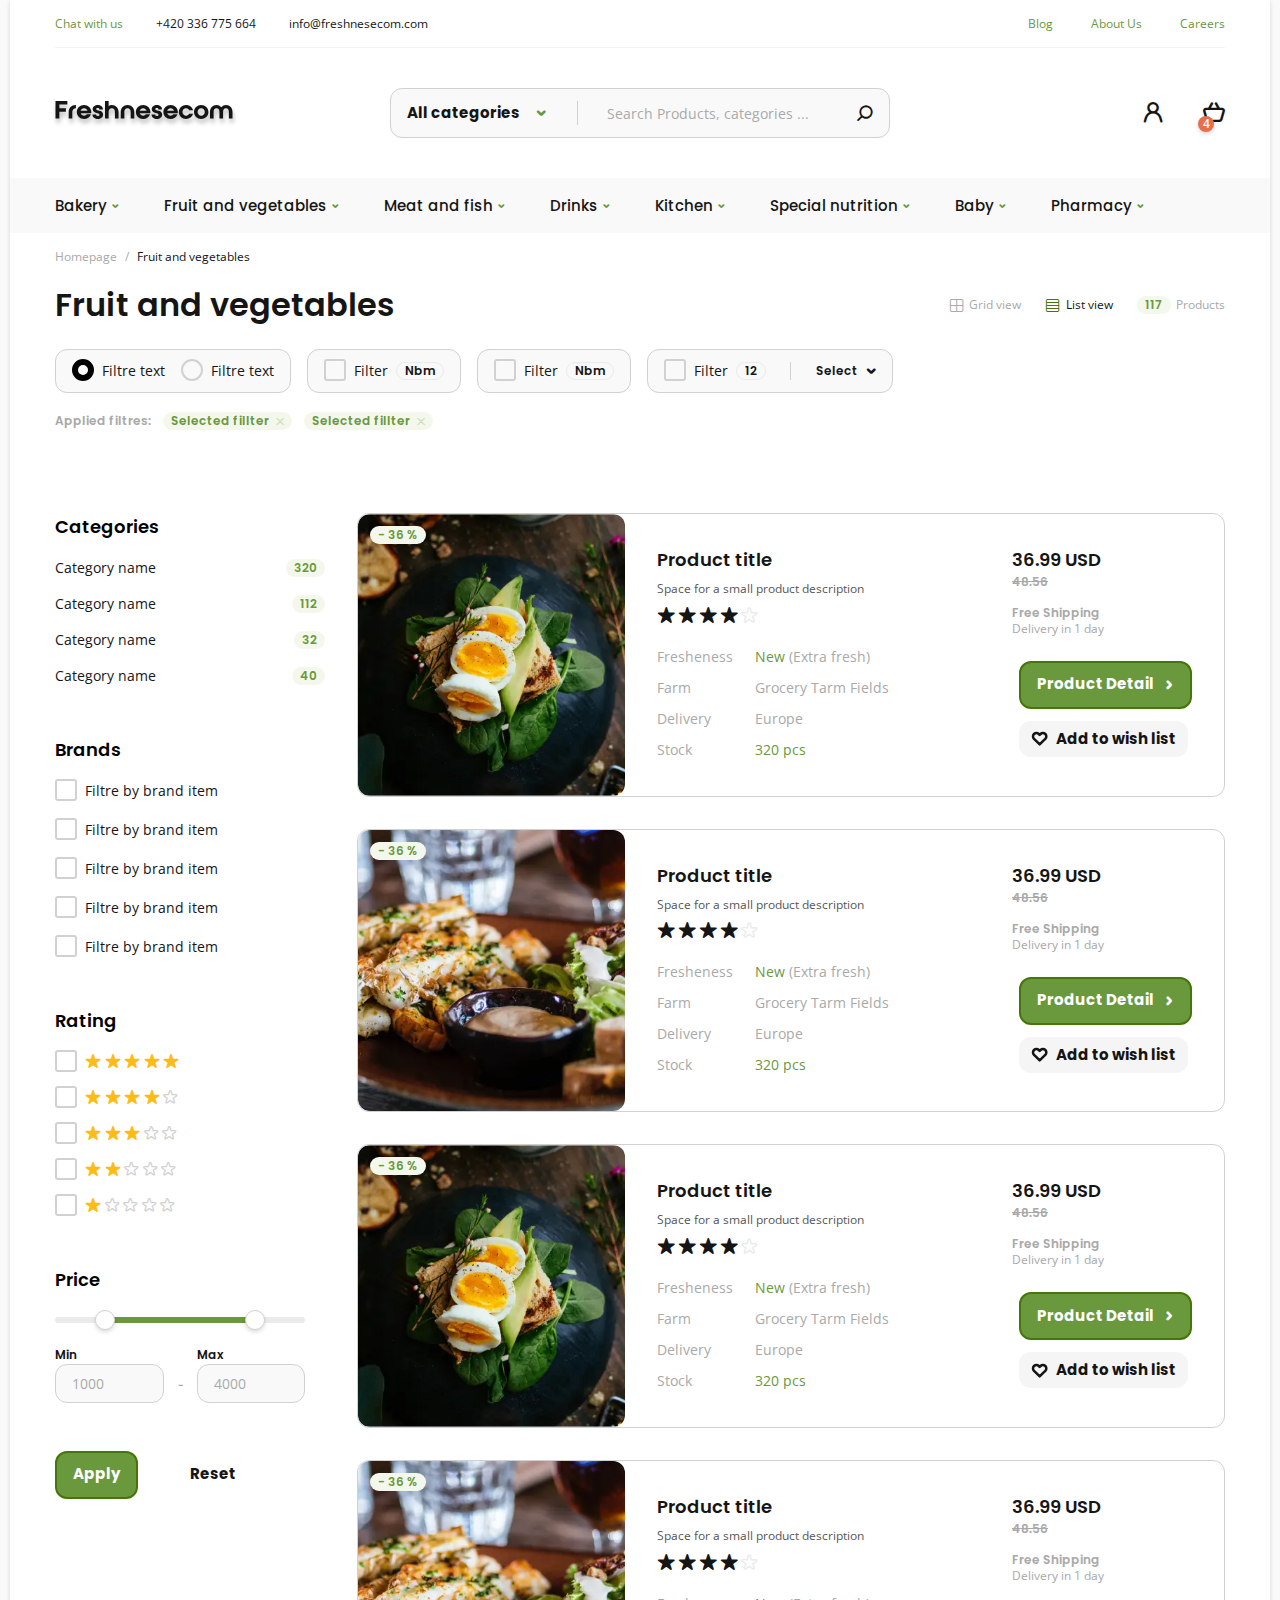
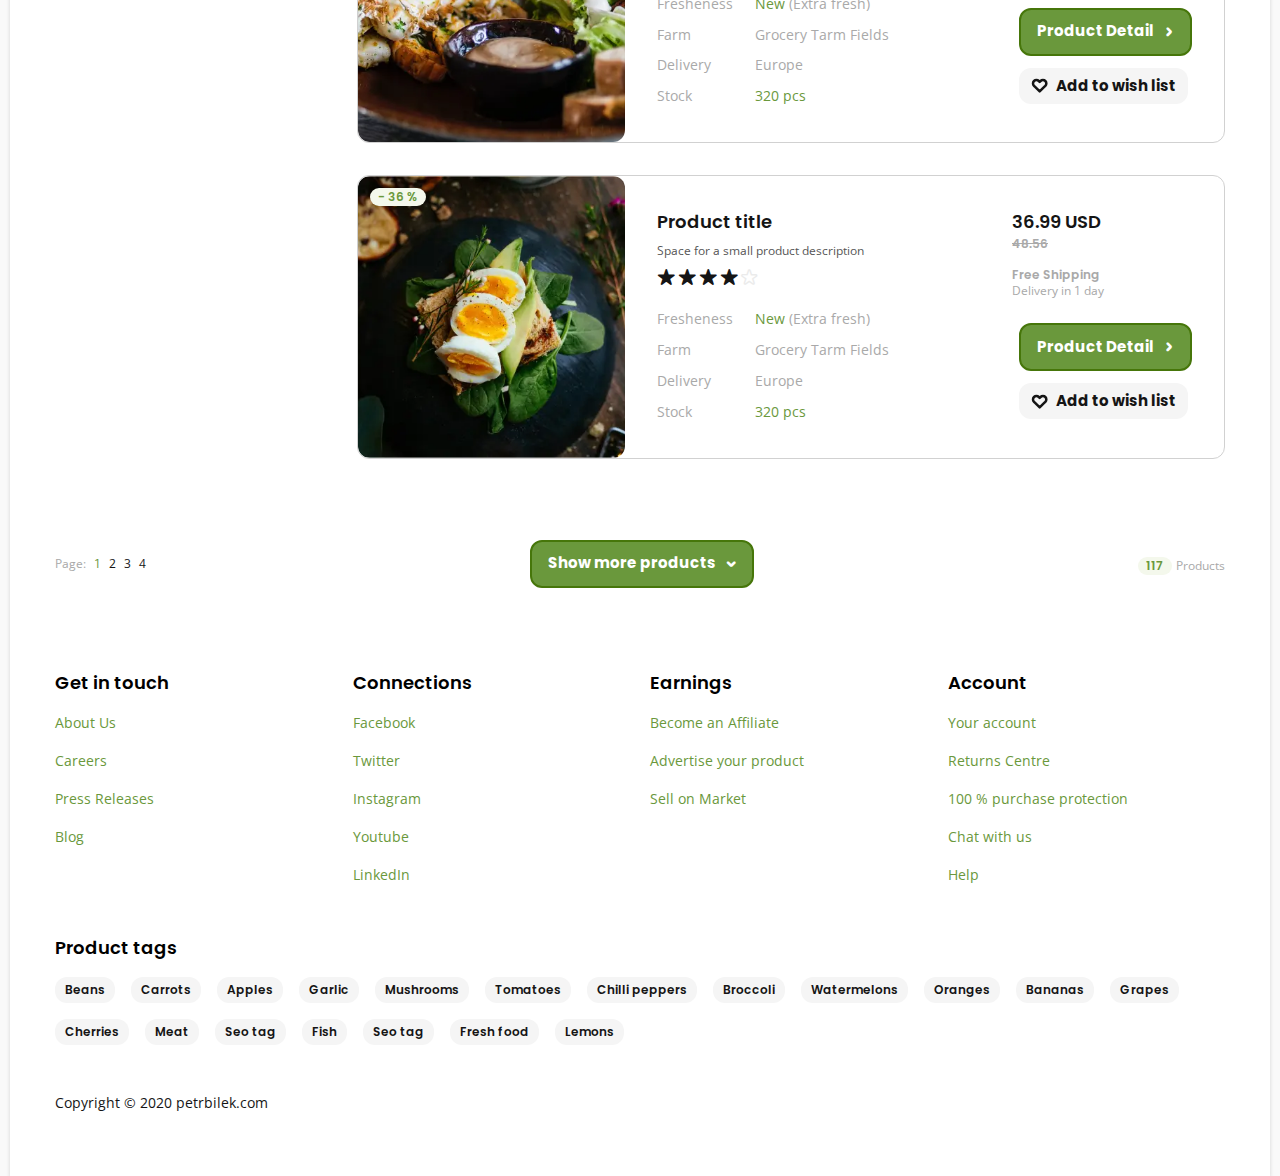
<file: docs/catalog.html>
<!DOCTYPE html><html lang="ru"><head>	<title>Products</title>	<meta charset="UTF-8">	<meta name="format-detection" content="telephone=no">	<link rel="stylesheet" href="css/style.min.css">	<link rel="shortcut icon" href="img/favicon.ico">	<!-- <meta name="robots" content="noindex, nofollow"> -->	<!-- <meta name="viewport" content="width=device-width, initial-scale=1.0, maximum-scale=1.0, user-scalable=0"> -->	<meta name="viewport" content="width=device-width, initial-scale=1.0"></head><body>	<div class="wrapper">		<header class="header">	<div class="header__top header-top" data-da=".menu__body,768">		<div class="header-top__column">			<a class="header-top__link" href="#">Chat with us</a>			<a class="header-top__link" href="tel:+420336775664">+420 336 775 664</a>			<a class="header-top__link" href="mailto:info@freshnesecom.com">info@freshnesecom.com</a>		</div>		<div class="header-top__column">			<a class="header-top__link" href="blogs.html">Blog</a>			<a class="header-top__link" href="#">About Us</a>			<a class="header-top__link" href="#">Careers</a>		</div>	</div>	<div class="header__middle header-middle">		<div class="header-middle__logo">			<a href="./"><picture><source srcset="img/logo.svg" type="image/webp"><img src="img/logo.svg" alt="logo"></picture></a>		</div>		<div class="header-middle__search">			<form class="searcher" action="#" method="get">				<div class="searcher__select">					<div class="searcher__title searcher-title _icon-arrow">						<span class="searcher-title__text">All categories</span>						<span class="searcher-title__qty" data-text="Selected: "></span>					</div>					<div class="searcher__categories searcher-categories" hidden>						<div class="searcher-categories__body">							<div class="searcher-categories__column">								<div class="searcher-categories__checkbox checkbox" data-checkbox>									<input class="checkbox__input" type="checkbox" name="form[]" value="1">									<span class="checkbox__text">Bakery</span>								</div>							</div>							<div class="searcher-categories__column">								<div class="searcher-categories__checkbox checkbox" data-checkbox>									<input class="checkbox__input" type="checkbox" name="form[]" value="2">									<span class="checkbox__text">Fruit and vegetables</span>								</div>							</div>							<div class="searcher-categories__column">								<div class="searcher-categories__checkbox checkbox" data-checkbox>									<input class="checkbox__input" type="checkbox" name="form[]" value="3">									<span class="checkbox__text">Meat and fish</span>								</div>							</div>							<div class="searcher-categories__column">								<div class="searcher-categories__checkbox checkbox" data-checkbox>									<input class="checkbox__input" type="checkbox" name="form[]" value="4">									<span class="checkbox__text">Drinks</span>								</div>							</div>							<div class="searcher-categories__column">								<div class="searcher-categories__checkbox checkbox" data-checkbox>									<input class="checkbox__input" type="checkbox" name="form[]" value="5">									<span class="checkbox__text">Kitchen</span>								</div>							</div>							<div class="searcher-categories__column">								<div class="searcher-categories__checkbox checkbox" data-checkbox>									<input class="checkbox__input" type="checkbox" name="form[]" value="6">									<span class="checkbox__text">Special nutrition</span>								</div>							</div>							<div class="searcher-categories__column">								<div class="searcher-categories__checkbox checkbox" data-checkbox>									<input class="checkbox__input" type="checkbox" name="form[]" value="7">									<span class="checkbox__text">Baby</span>								</div>							</div>							<div class="searcher-categories__column">								<div class="searcher-categories__checkbox checkbox" data-checkbox>									<input class="checkbox__input" type="checkbox" name="form[]" value="8">									<span class="checkbox__text">Pharmacy</span>								</div>							</div>						</div>					</div>				</div>				<input class="searcher__input input" type="text" name="form[]" data-value="Search Products, categories ..." autocomplete="off">				<button class="searcher__search _icon-search" type="submit"></button>			</form>		</div>		<div class="header-middle__actions header-actions">			<a href="#" class="header-actions__search _icon-search"></a>			<a href="#" class="header-actions__sing-in _icon-person"></a>			<button class="header-actions__cart _icon-cart"><span>4</span></button>			<button class="header-actions__icon-menu icon-menu" type="button">				<span></span>				<span></span>				<span></span>			</button>		</div>		<div class="cart-preview">			<div class="cart-preview__headline">				<div class="cart-preview__title">Shopping cart</div>				<a class="cart-preview__close _icon-remove" href="#">Close</a>			</div>			<div class="cart-preview__items" data-simplebar>				<div class="cart-preview__item cart-item">					<div class="cart-item__image-block">						<a class="cart-item__img _ibg" href="details.html">							<picture><source srcset="img/b3.webp" type="image/webp"><img src="img/b3.jpg" alt="image"></picture>						</a>						<div class="cart-item__actions">							<a class="cart-item__action" href="#">								<svg class="cart-item__action-img cart-item__action-img_wish" width="12" height="10" viewBox="0 0 12 10" fill="none" xmlns="http://www.w3.org/2000/svg">									<path fill-rule="evenodd" clip-rule="evenodd" stroke="#E6704B" stroke-linecap="round" stroke-linejoin="bevel" d="M6.65559 1.44501C7.13297 0.967619 7.78045 0.699425 8.45559 0.699425C9.13072 0.699425 9.7782 0.967619 10.2556 1.44501C10.733 1.9224 11.0012 2.56988 11.0012 3.24501C11.0012 3.92014 10.733 4.56762 10.2556 5.04501L9.60059 5.70001L6.00059 9.30001L2.40058 5.70001L1.74558 5.04501C1.26819 4.56762 1 3.92014 1 3.24501C1 2.56988 1.26819 1.9224 1.74558 1.44501C2.22297 0.967619 2.87045 0.699425 3.54558 0.699425C4.22072 0.699425 4.86819 0.967619 5.34558 1.44501L6.00059 2.10001L6.65559 1.44501Z" />								</svg>								<span>Wishlist</span>							</a>							<a class="cart-item__action" href="#">								<svg class="cart-item__action-img cart-item__action-img_compare" width="14" height="16" viewBox="0 0 14 16" fill="none" xmlns="http://www.w3.org/2000/svg">									<path fill-rule="evenodd" clip-rule="evenodd" fill="#E6704B" d="M2.49544 2C2.31135 2 2.16211 2.14924 2.16211 2.33333V5C2.16211 5.18409 2.31135 5.33333 2.49544 5.33333H5.16211C5.3462 5.33333 5.49544 5.18409 5.49544 5V2.33333C5.49544 2.14924 5.3462 2 5.16211 2H2.49544ZM0.162109 2.33333C0.162109 1.04467 1.20678 0 2.49544 0H5.16211C6.45077 0 7.49544 1.04467 7.49544 2.33333V5C7.49544 6.28866 6.45077 7.33333 5.16211 7.33333H2.49544C1.20678 7.33333 0.162109 6.28866 0.162109 5V2.33333Z" />									<path fill-rule="evenodd" clip-rule="evenodd" fill="#E6704B" d="M2.49544 10C2.31135 10 2.16211 10.1492 2.16211 10.3333V13C2.16211 13.1841 2.31135 13.3333 2.49544 13.3333H5.16211C5.3462 13.3333 5.49544 13.1841 5.49544 13V10.3333C5.49544 10.1492 5.3462 10 5.16211 10H2.49544ZM0.162109 10.3333C0.162109 9.04467 1.20678 8 2.49544 8H5.16211C6.45077 8 7.49544 9.04467 7.49544 10.3333V13C7.49544 14.2887 6.45077 15.3333 5.16211 15.3333H2.49544C1.20678 15.3333 0.162109 14.2887 0.162109 13V10.3333Z" />									<path fill-rule="evenodd" clip-rule="evenodd" fill="#E6704B" d="M7.49609 10.3332C7.49609 9.78088 7.94381 9.33316 8.49609 9.33316H12.4961C13.0484 9.33316 13.4961 9.78088 13.4961 10.3332C13.4961 10.8854 13.0484 11.3332 12.4961 11.3332H8.49609C7.94381 11.3332 7.49609 10.8854 7.49609 10.3332Z" />									<path fill-rule="evenodd" clip-rule="evenodd" fill="#E6704B" d="M7.49609 13C7.49609 12.4477 7.94381 12 8.49609 12H11.1628C11.715 12 12.1628 12.4477 12.1628 13C12.1628 13.5523 11.715 14 11.1628 14H8.49609C7.94381 14 7.49609 13.5523 7.49609 13Z" />									<path fill-rule="evenodd" clip-rule="evenodd" fill="#E6704B" d="M7.49609 5C7.49609 4.44772 7.94381 4 8.49609 4H11.1628C11.715 4 12.1628 4.44772 12.1628 5C12.1628 5.55228 11.715 6 11.1628 6H8.49609C7.94381 6 7.49609 5.55228 7.49609 5Z" />									<path fill-rule="evenodd" clip-rule="evenodd" fill="#E6704B" d="M7.49609 2.33316C7.49609 1.78088 7.94381 1.33316 8.49609 1.33316H12.4961C13.0484 1.33316 13.4961 1.78088 13.4961 2.33316C13.4961 2.88545 13.0484 3.33316 12.4961 3.33316H8.49609C7.94381 3.33316 7.49609 2.88545 7.49609 2.33316Z" />								</svg>								<span>Compare</span>							</a>							<a class="cart-item__action" href="#">								<svg class="cart-item__action-img cart-item__action-img_remove" width="8" height="8" viewBox="0 0 8 8" fill="none" xmlns="http://www.w3.org/2000/svg">									<path fill-rule="evenodd" clip-rule="evenodd" fill="#151515" d="M0.466759 0.466454C0.662021 0.271192 0.978604 0.271192 1.17387 0.466454L7.53387 6.82646C7.72913 7.02172 7.72913 7.3383 7.53387 7.53356C7.3386 7.72882 7.02202 7.72882 6.82676 7.53356L0.466759 1.17356C0.271497 0.978298 0.271497 0.661716 0.466759 0.466454Z" />									<path fill-rule="evenodd" clip-rule="evenodd" fill="#151515" d="M7.53387 0.466454C7.72913 0.661716 7.72913 0.978298 7.53387 1.17356L1.17387 7.53356C0.978604 7.72882 0.662021 7.72882 0.466759 7.53356C0.271497 7.3383 0.271497 7.02172 0.466759 6.82646L6.82676 0.466454C7.02202 0.271192 7.3386 0.271192 7.53387 0.466454Z" />								</svg>								<span>Remove</span>							</a>						</div>					</div>					<div class="cart-item__main-block">						<div class="cart-item__title title-15"><a href="details.html">Product title</a></div>						<div class="cart-item__info">							<div class="cart-item__info-parameter">Farm:</div>							<div class="cart-item__info-value">Tharamis Farm</div>							<div class="cart-item__info-parameter">Freshness:</div>							<div class="cart-item__info-value">1 day old</div>						</div>						<div class="cart-item__rating cart-item-rating">							<div class="cart-item-rating__star cart-item-rating__star_active"></div>							<div class="cart-item-rating__star cart-item-rating__star_active"></div>							<div class="cart-item-rating__star cart-item-rating__star_active"></div>							<div class="cart-item-rating__star cart-item-rating__star_active"></div>							<div class="cart-item-rating__star"></div>						</div>					</div>					<div class="cart-item__price-block">						<div class="cart-item__price-info">							<div class="cart-item__price">36.99 <span class="cart-item__currency">USD</span></div>							<div class="cart-item__old-price">48.56</div>						</div>						<div class="cart-item__qty qty qty_normal">							<input class="qty__input _digital" type="text" name="form[]" data-value="1" data-error="" autocomplete="off">							<div class="qty__selector">								<div class="qty__title _icon-arrow">Pcs</div>								<div class="qty__items" hidden>									<div class="qty__item" data-qty="1">1</div>									<div class="qty__item" data-qty="2">2</div>									<div class="qty__item" data-qty="3">3</div>									<div class="qty__item" data-qty="4">4</div>									<div class="qty__item" data-qty="5">5</div>									<div class="qty__item" data-qty="6">6</div>								</div>							</div>						</div>					</div>				</div>				<div class="cart-preview__item cart-item">					<div class="cart-item__image-block">						<a class="cart-item__img _ibg" href="details.html">							<picture><source srcset="img/img1.webp" type="image/webp"><img src="img/img1.jpg" alt="image"></picture>						</a>						<div class="cart-item__actions">							<a class="cart-item__action" href="#">								<svg class="cart-item__action-img cart-item__action-img_wish" width="12" height="10" viewBox="0 0 12 10" fill="none" xmlns="http://www.w3.org/2000/svg">									<path fill-rule="evenodd" clip-rule="evenodd" stroke="#E6704B" stroke-linecap="round" stroke-linejoin="bevel" d="M6.65559 1.44501C7.13297 0.967619 7.78045 0.699425 8.45559 0.699425C9.13072 0.699425 9.7782 0.967619 10.2556 1.44501C10.733 1.9224 11.0012 2.56988 11.0012 3.24501C11.0012 3.92014 10.733 4.56762 10.2556 5.04501L9.60059 5.70001L6.00059 9.30001L2.40058 5.70001L1.74558 5.04501C1.26819 4.56762 1 3.92014 1 3.24501C1 2.56988 1.26819 1.9224 1.74558 1.44501C2.22297 0.967619 2.87045 0.699425 3.54558 0.699425C4.22072 0.699425 4.86819 0.967619 5.34558 1.44501L6.00059 2.10001L6.65559 1.44501Z" />								</svg>								<span>Wishlist</span>							</a>							<a class="cart-item__action" href="#">								<svg class="cart-item__action-img cart-item__action-img_compare" width="14" height="16" viewBox="0 0 14 16" fill="none" xmlns="http://www.w3.org/2000/svg">									<path fill-rule="evenodd" clip-rule="evenodd" fill="#E6704B" d="M2.49544 2C2.31135 2 2.16211 2.14924 2.16211 2.33333V5C2.16211 5.18409 2.31135 5.33333 2.49544 5.33333H5.16211C5.3462 5.33333 5.49544 5.18409 5.49544 5V2.33333C5.49544 2.14924 5.3462 2 5.16211 2H2.49544ZM0.162109 2.33333C0.162109 1.04467 1.20678 0 2.49544 0H5.16211C6.45077 0 7.49544 1.04467 7.49544 2.33333V5C7.49544 6.28866 6.45077 7.33333 5.16211 7.33333H2.49544C1.20678 7.33333 0.162109 6.28866 0.162109 5V2.33333Z" />									<path fill-rule="evenodd" clip-rule="evenodd" fill="#E6704B" d="M2.49544 10C2.31135 10 2.16211 10.1492 2.16211 10.3333V13C2.16211 13.1841 2.31135 13.3333 2.49544 13.3333H5.16211C5.3462 13.3333 5.49544 13.1841 5.49544 13V10.3333C5.49544 10.1492 5.3462 10 5.16211 10H2.49544ZM0.162109 10.3333C0.162109 9.04467 1.20678 8 2.49544 8H5.16211C6.45077 8 7.49544 9.04467 7.49544 10.3333V13C7.49544 14.2887 6.45077 15.3333 5.16211 15.3333H2.49544C1.20678 15.3333 0.162109 14.2887 0.162109 13V10.3333Z" />									<path fill-rule="evenodd" clip-rule="evenodd" fill="#E6704B" d="M7.49609 10.3332C7.49609 9.78088 7.94381 9.33316 8.49609 9.33316H12.4961C13.0484 9.33316 13.4961 9.78088 13.4961 10.3332C13.4961 10.8854 13.0484 11.3332 12.4961 11.3332H8.49609C7.94381 11.3332 7.49609 10.8854 7.49609 10.3332Z" />									<path fill-rule="evenodd" clip-rule="evenodd" fill="#E6704B" d="M7.49609 13C7.49609 12.4477 7.94381 12 8.49609 12H11.1628C11.715 12 12.1628 12.4477 12.1628 13C12.1628 13.5523 11.715 14 11.1628 14H8.49609C7.94381 14 7.49609 13.5523 7.49609 13Z" />									<path fill-rule="evenodd" clip-rule="evenodd" fill="#E6704B" d="M7.49609 5C7.49609 4.44772 7.94381 4 8.49609 4H11.1628C11.715 4 12.1628 4.44772 12.1628 5C12.1628 5.55228 11.715 6 11.1628 6H8.49609C7.94381 6 7.49609 5.55228 7.49609 5Z" />									<path fill-rule="evenodd" clip-rule="evenodd" fill="#E6704B" d="M7.49609 2.33316C7.49609 1.78088 7.94381 1.33316 8.49609 1.33316H12.4961C13.0484 1.33316 13.4961 1.78088 13.4961 2.33316C13.4961 2.88545 13.0484 3.33316 12.4961 3.33316H8.49609C7.94381 3.33316 7.49609 2.88545 7.49609 2.33316Z" />								</svg>								<span>Compare</span>							</a>							<a class="cart-item__action" href="#">								<svg class="cart-item__action-img cart-item__action-img_remove" width="8" height="8" viewBox="0 0 8 8" fill="none" xmlns="http://www.w3.org/2000/svg">									<path fill-rule="evenodd" clip-rule="evenodd" fill="#151515" d="M0.466759 0.466454C0.662021 0.271192 0.978604 0.271192 1.17387 0.466454L7.53387 6.82646C7.72913 7.02172 7.72913 7.3383 7.53387 7.53356C7.3386 7.72882 7.02202 7.72882 6.82676 7.53356L0.466759 1.17356C0.271497 0.978298 0.271497 0.661716 0.466759 0.466454Z" />									<path fill-rule="evenodd" clip-rule="evenodd" fill="#151515" d="M7.53387 0.466454C7.72913 0.661716 7.72913 0.978298 7.53387 1.17356L1.17387 7.53356C0.978604 7.72882 0.662021 7.72882 0.466759 7.53356C0.271497 7.3383 0.271497 7.02172 0.466759 6.82646L6.82676 0.466454C7.02202 0.271192 7.3386 0.271192 7.53387 0.466454Z" />								</svg>								<span>Remove</span>							</a>						</div>					</div>					<div class="cart-item__main-block">						<div class="cart-item__title title-15"><a href="details.html">Product title</a></div>						<div class="cart-item__info">							<div class="cart-item__info-parameter">Farm:</div>							<div class="cart-item__info-value">Tharamis Farm</div>							<div class="cart-item__info-parameter">Freshness:</div>							<div class="cart-item__info-value">1 day old</div>						</div>						<div class="cart-item__rating cart-item-rating">							<div class="cart-item-rating__star cart-item-rating__star_active"></div>							<div class="cart-item-rating__star cart-item-rating__star_active"></div>							<div class="cart-item-rating__star cart-item-rating__star_active"></div>							<div class="cart-item-rating__star cart-item-rating__star_active"></div>							<div class="cart-item-rating__star"></div>						</div>					</div>					<div class="cart-item__price-block">						<div class="cart-item__price-info">							<div class="cart-item__price">36.99 <span class="cart-item__currency">USD</span></div>							<div class="cart-item__old-price">48.56</div>						</div>						<div class="cart-item__qty qty qty_normal">							<input class="qty__input _digital" type="text" name="form[]" data-value="1" data-error="" autocomplete="off">							<div class="qty__selector">								<div class="qty__title _icon-arrow">Pcs</div>								<div class="qty__items" hidden>									<div class="qty__item" data-qty="1">1</div>									<div class="qty__item" data-qty="2">2</div>									<div class="qty__item" data-qty="3">3</div>									<div class="qty__item" data-qty="4">4</div>									<div class="qty__item" data-qty="5">5</div>									<div class="qty__item" data-qty="6">6</div>								</div>							</div>						</div>					</div>				</div>				<div class="cart-preview__item cart-item">					<div class="cart-item__image-block">						<a class="cart-item__img _ibg" href="details.html">							<picture><source srcset="img/b5.webp" type="image/webp"><img src="img/b5.jpg" alt="image"></picture>						</a>						<div class="cart-item__actions">							<a class="cart-item__action" href="#">								<svg class="cart-item__action-img cart-item__action-img_wish" width="12" height="10" viewBox="0 0 12 10" fill="none" xmlns="http://www.w3.org/2000/svg">									<path fill-rule="evenodd" clip-rule="evenodd" stroke="#E6704B" stroke-linecap="round" stroke-linejoin="bevel" d="M6.65559 1.44501C7.13297 0.967619 7.78045 0.699425 8.45559 0.699425C9.13072 0.699425 9.7782 0.967619 10.2556 1.44501C10.733 1.9224 11.0012 2.56988 11.0012 3.24501C11.0012 3.92014 10.733 4.56762 10.2556 5.04501L9.60059 5.70001L6.00059 9.30001L2.40058 5.70001L1.74558 5.04501C1.26819 4.56762 1 3.92014 1 3.24501C1 2.56988 1.26819 1.9224 1.74558 1.44501C2.22297 0.967619 2.87045 0.699425 3.54558 0.699425C4.22072 0.699425 4.86819 0.967619 5.34558 1.44501L6.00059 2.10001L6.65559 1.44501Z" />								</svg>								<span>Wishlist</span>							</a>							<a class="cart-item__action" href="#">								<svg class="cart-item__action-img cart-item__action-img_compare" width="14" height="16" viewBox="0 0 14 16" fill="none" xmlns="http://www.w3.org/2000/svg">									<path fill-rule="evenodd" clip-rule="evenodd" fill="#E6704B" d="M2.49544 2C2.31135 2 2.16211 2.14924 2.16211 2.33333V5C2.16211 5.18409 2.31135 5.33333 2.49544 5.33333H5.16211C5.3462 5.33333 5.49544 5.18409 5.49544 5V2.33333C5.49544 2.14924 5.3462 2 5.16211 2H2.49544ZM0.162109 2.33333C0.162109 1.04467 1.20678 0 2.49544 0H5.16211C6.45077 0 7.49544 1.04467 7.49544 2.33333V5C7.49544 6.28866 6.45077 7.33333 5.16211 7.33333H2.49544C1.20678 7.33333 0.162109 6.28866 0.162109 5V2.33333Z" />									<path fill-rule="evenodd" clip-rule="evenodd" fill="#E6704B" d="M2.49544 10C2.31135 10 2.16211 10.1492 2.16211 10.3333V13C2.16211 13.1841 2.31135 13.3333 2.49544 13.3333H5.16211C5.3462 13.3333 5.49544 13.1841 5.49544 13V10.3333C5.49544 10.1492 5.3462 10 5.16211 10H2.49544ZM0.162109 10.3333C0.162109 9.04467 1.20678 8 2.49544 8H5.16211C6.45077 8 7.49544 9.04467 7.49544 10.3333V13C7.49544 14.2887 6.45077 15.3333 5.16211 15.3333H2.49544C1.20678 15.3333 0.162109 14.2887 0.162109 13V10.3333Z" />									<path fill-rule="evenodd" clip-rule="evenodd" fill="#E6704B" d="M7.49609 10.3332C7.49609 9.78088 7.94381 9.33316 8.49609 9.33316H12.4961C13.0484 9.33316 13.4961 9.78088 13.4961 10.3332C13.4961 10.8854 13.0484 11.3332 12.4961 11.3332H8.49609C7.94381 11.3332 7.49609 10.8854 7.49609 10.3332Z" />									<path fill-rule="evenodd" clip-rule="evenodd" fill="#E6704B" d="M7.49609 13C7.49609 12.4477 7.94381 12 8.49609 12H11.1628C11.715 12 12.1628 12.4477 12.1628 13C12.1628 13.5523 11.715 14 11.1628 14H8.49609C7.94381 14 7.49609 13.5523 7.49609 13Z" />									<path fill-rule="evenodd" clip-rule="evenodd" fill="#E6704B" d="M7.49609 5C7.49609 4.44772 7.94381 4 8.49609 4H11.1628C11.715 4 12.1628 4.44772 12.1628 5C12.1628 5.55228 11.715 6 11.1628 6H8.49609C7.94381 6 7.49609 5.55228 7.49609 5Z" />									<path fill-rule="evenodd" clip-rule="evenodd" fill="#E6704B" d="M7.49609 2.33316C7.49609 1.78088 7.94381 1.33316 8.49609 1.33316H12.4961C13.0484 1.33316 13.4961 1.78088 13.4961 2.33316C13.4961 2.88545 13.0484 3.33316 12.4961 3.33316H8.49609C7.94381 3.33316 7.49609 2.88545 7.49609 2.33316Z" />								</svg>								<span>Compare</span>							</a>							<a class="cart-item__action" href="#">								<svg class="cart-item__action-img cart-item__action-img_remove" width="8" height="8" viewBox="0 0 8 8" fill="none" xmlns="http://www.w3.org/2000/svg">									<path fill-rule="evenodd" clip-rule="evenodd" fill="#151515" d="M0.466759 0.466454C0.662021 0.271192 0.978604 0.271192 1.17387 0.466454L7.53387 6.82646C7.72913 7.02172 7.72913 7.3383 7.53387 7.53356C7.3386 7.72882 7.02202 7.72882 6.82676 7.53356L0.466759 1.17356C0.271497 0.978298 0.271497 0.661716 0.466759 0.466454Z" />									<path fill-rule="evenodd" clip-rule="evenodd" fill="#151515" d="M7.53387 0.466454C7.72913 0.661716 7.72913 0.978298 7.53387 1.17356L1.17387 7.53356C0.978604 7.72882 0.662021 7.72882 0.466759 7.53356C0.271497 7.3383 0.271497 7.02172 0.466759 6.82646L6.82676 0.466454C7.02202 0.271192 7.3386 0.271192 7.53387 0.466454Z" />								</svg>								<span>Remove</span>							</a>						</div>					</div>					<div class="cart-item__main-block">						<div class="cart-item__title title-15"><a href="details.html">Product title</a></div>						<div class="cart-item__info">							<div class="cart-item__info-parameter">Farm:</div>							<div class="cart-item__info-value">Tharamis Farm</div>							<div class="cart-item__info-parameter">Freshness:</div>							<div class="cart-item__info-value">1 day old</div>						</div>						<div class="cart-item__rating cart-item-rating">							<div class="cart-item-rating__star cart-item-rating__star_active"></div>							<div class="cart-item-rating__star cart-item-rating__star_active"></div>							<div class="cart-item-rating__star cart-item-rating__star_active"></div>							<div class="cart-item-rating__star cart-item-rating__star_active"></div>							<div class="cart-item-rating__star"></div>						</div>					</div>					<div class="cart-item__price-block">						<div class="cart-item__price-info">							<div class="cart-item__price">36.99 <span class="cart-item__currency">USD</span></div>							<div class="cart-item__old-price">48.56</div>						</div>						<div class="cart-item__qty qty qty_normal">							<input class="qty__input _digital" type="text" name="form[]" data-value="1" data-error="" autocomplete="off">							<div class="qty__selector">								<div class="qty__title _icon-arrow">Pcs</div>								<div class="qty__items" hidden>									<div class="qty__item" data-qty="1">1</div>									<div class="qty__item" data-qty="2">2</div>									<div class="qty__item" data-qty="3">3</div>									<div class="qty__item" data-qty="4">4</div>									<div class="qty__item" data-qty="5">5</div>									<div class="qty__item" data-qty="6">6</div>								</div>							</div>						</div>					</div>				</div>				<div class="cart-preview__item cart-item">					<div class="cart-item__image-block">						<a class="cart-item__img _ibg" href="details.html">							<picture><source srcset="img/b8.webp" type="image/webp"><img src="img/b8.jpg" alt="image"></picture>						</a>						<div class="cart-item__actions">							<a class="cart-item__action" href="#">								<svg class="cart-item__action-img cart-item__action-img_wish" width="12" height="10" viewBox="0 0 12 10" fill="none" xmlns="http://www.w3.org/2000/svg">									<path fill-rule="evenodd" clip-rule="evenodd" stroke="#E6704B" stroke-linecap="round" stroke-linejoin="bevel" d="M6.65559 1.44501C7.13297 0.967619 7.78045 0.699425 8.45559 0.699425C9.13072 0.699425 9.7782 0.967619 10.2556 1.44501C10.733 1.9224 11.0012 2.56988 11.0012 3.24501C11.0012 3.92014 10.733 4.56762 10.2556 5.04501L9.60059 5.70001L6.00059 9.30001L2.40058 5.70001L1.74558 5.04501C1.26819 4.56762 1 3.92014 1 3.24501C1 2.56988 1.26819 1.9224 1.74558 1.44501C2.22297 0.967619 2.87045 0.699425 3.54558 0.699425C4.22072 0.699425 4.86819 0.967619 5.34558 1.44501L6.00059 2.10001L6.65559 1.44501Z" />								</svg>								<span>Wishlist</span>							</a>							<a class="cart-item__action" href="#">								<svg class="cart-item__action-img cart-item__action-img_compare" width="14" height="16" viewBox="0 0 14 16" fill="none" xmlns="http://www.w3.org/2000/svg">									<path fill-rule="evenodd" clip-rule="evenodd" fill="#E6704B" d="M2.49544 2C2.31135 2 2.16211 2.14924 2.16211 2.33333V5C2.16211 5.18409 2.31135 5.33333 2.49544 5.33333H5.16211C5.3462 5.33333 5.49544 5.18409 5.49544 5V2.33333C5.49544 2.14924 5.3462 2 5.16211 2H2.49544ZM0.162109 2.33333C0.162109 1.04467 1.20678 0 2.49544 0H5.16211C6.45077 0 7.49544 1.04467 7.49544 2.33333V5C7.49544 6.28866 6.45077 7.33333 5.16211 7.33333H2.49544C1.20678 7.33333 0.162109 6.28866 0.162109 5V2.33333Z" />									<path fill-rule="evenodd" clip-rule="evenodd" fill="#E6704B" d="M2.49544 10C2.31135 10 2.16211 10.1492 2.16211 10.3333V13C2.16211 13.1841 2.31135 13.3333 2.49544 13.3333H5.16211C5.3462 13.3333 5.49544 13.1841 5.49544 13V10.3333C5.49544 10.1492 5.3462 10 5.16211 10H2.49544ZM0.162109 10.3333C0.162109 9.04467 1.20678 8 2.49544 8H5.16211C6.45077 8 7.49544 9.04467 7.49544 10.3333V13C7.49544 14.2887 6.45077 15.3333 5.16211 15.3333H2.49544C1.20678 15.3333 0.162109 14.2887 0.162109 13V10.3333Z" />									<path fill-rule="evenodd" clip-rule="evenodd" fill="#E6704B" d="M7.49609 10.3332C7.49609 9.78088 7.94381 9.33316 8.49609 9.33316H12.4961C13.0484 9.33316 13.4961 9.78088 13.4961 10.3332C13.4961 10.8854 13.0484 11.3332 12.4961 11.3332H8.49609C7.94381 11.3332 7.49609 10.8854 7.49609 10.3332Z" />									<path fill-rule="evenodd" clip-rule="evenodd" fill="#E6704B" d="M7.49609 13C7.49609 12.4477 7.94381 12 8.49609 12H11.1628C11.715 12 12.1628 12.4477 12.1628 13C12.1628 13.5523 11.715 14 11.1628 14H8.49609C7.94381 14 7.49609 13.5523 7.49609 13Z" />									<path fill-rule="evenodd" clip-rule="evenodd" fill="#E6704B" d="M7.49609 5C7.49609 4.44772 7.94381 4 8.49609 4H11.1628C11.715 4 12.1628 4.44772 12.1628 5C12.1628 5.55228 11.715 6 11.1628 6H8.49609C7.94381 6 7.49609 5.55228 7.49609 5Z" />									<path fill-rule="evenodd" clip-rule="evenodd" fill="#E6704B" d="M7.49609 2.33316C7.49609 1.78088 7.94381 1.33316 8.49609 1.33316H12.4961C13.0484 1.33316 13.4961 1.78088 13.4961 2.33316C13.4961 2.88545 13.0484 3.33316 12.4961 3.33316H8.49609C7.94381 3.33316 7.49609 2.88545 7.49609 2.33316Z" />								</svg>								<span>Compare</span>							</a>							<a class="cart-item__action" href="#">								<svg class="cart-item__action-img cart-item__action-img_remove" width="8" height="8" viewBox="0 0 8 8" fill="none" xmlns="http://www.w3.org/2000/svg">									<path fill-rule="evenodd" clip-rule="evenodd" fill="#151515" d="M0.466759 0.466454C0.662021 0.271192 0.978604 0.271192 1.17387 0.466454L7.53387 6.82646C7.72913 7.02172 7.72913 7.3383 7.53387 7.53356C7.3386 7.72882 7.02202 7.72882 6.82676 7.53356L0.466759 1.17356C0.271497 0.978298 0.271497 0.661716 0.466759 0.466454Z" />									<path fill-rule="evenodd" clip-rule="evenodd" fill="#151515" d="M7.53387 0.466454C7.72913 0.661716 7.72913 0.978298 7.53387 1.17356L1.17387 7.53356C0.978604 7.72882 0.662021 7.72882 0.466759 7.53356C0.271497 7.3383 0.271497 7.02172 0.466759 6.82646L6.82676 0.466454C7.02202 0.271192 7.3386 0.271192 7.53387 0.466454Z" />								</svg>								<span>Remove</span>							</a>						</div>					</div>					<div class="cart-item__main-block">						<div class="cart-item__title title-15"><a href="details.html">Product title</a></div>						<div class="cart-item__info">							<div class="cart-item__info-parameter">Farm:</div>							<div class="cart-item__info-value">Tharamis Farm</div>							<div class="cart-item__info-parameter">Freshness:</div>							<div class="cart-item__info-value">1 day old</div>						</div>						<div class="cart-item__rating cart-item-rating">							<div class="cart-item-rating__star cart-item-rating__star_active"></div>							<div class="cart-item-rating__star cart-item-rating__star_active"></div>							<div class="cart-item-rating__star cart-item-rating__star_active"></div>							<div class="cart-item-rating__star cart-item-rating__star_active"></div>							<div class="cart-item-rating__star"></div>						</div>					</div>					<div class="cart-item__price-block">						<div class="cart-item__price-info">							<div class="cart-item__price">36.99 <span class="cart-item__currency">USD</span></div>							<div class="cart-item__old-price">48.56</div>						</div>						<div class="cart-item__qty qty qty_normal">							<input class="qty__input _digital" type="text" name="form[]" data-value="1" data-error="" autocomplete="off">							<div class="qty__selector">								<div class="qty__title _icon-arrow">Pcs</div>								<div class="qty__items" hidden>									<div class="qty__item" data-qty="1">1</div>									<div class="qty__item" data-qty="2">2</div>									<div class="qty__item" data-qty="3">3</div>									<div class="qty__item" data-qty="4">4</div>									<div class="qty__item" data-qty="5">5</div>									<div class="qty__item" data-qty="6">6</div>								</div>							</div>						</div>					</div>				</div>			</div>			<div class="cart-preview__subtotal">				<div class="cart-preview__label">Subtotal</div>				<div class="cart-preview__coast">147.96‬ <span>USD</span></div>			</div>			<div class="cart-preview__bottomline">				<a class="cart-preview__btn cart-preview__btn_continue btn btn_normal btn_white" href="#">Continue shopping</a>				<a class="cart-preview__btn cart-preview__btn_checkout btn btn_normal btn_green" href="order.html">Go to Checkout</a>			</div>		</div>	</div>	<div class="header__bottom">		<div class="menu">			<nav class="menu__body">				<ul class="menu__list" data-spollers="768,max">					<li class="menu__item">						<a class="menu__link" href="catalog-grid.html">Bakery</a>						<button class="menu__arrow _icon-arrow" type="button" data-spoller></button>						<ul class="menu__sub-list">							<li class="menu__sub-item"><a class="menu__sub-link" href="catalog-grid.html">Ipsum dolor</a></li>							<li class="menu__sub-item"><a class="menu__sub-link" href="catalog-grid.html">Lorem dolor</a></li>							<li class="menu__sub-item"><a class="menu__sub-link" href="catalog-grid.html">Lorem, ipsum</a></li>							<li class="menu__sub-item"><a class="menu__sub-link" href="catalog-grid.html">Dolor</a></li>							<li class="menu__sub-item"><a class="menu__sub-link" href="catalog-grid.html">Lorem</a></li>						</ul>					</li>					<li class="menu__item">						<a class="menu__link" href="catalog.html">Fruit and vegetables</a>						<button class="menu__arrow _icon-arrow" type="button" data-spoller></button>						<ul class="menu__sub-list">							<li class="menu__sub-item"><a class="menu__sub-link" href="catalog.html">Ipsum dolor</a></li>							<li class="menu__sub-item"><a class="menu__sub-link" href="catalog.html">Lorem dolor</a></li>							<li class="menu__sub-item"><a class="menu__sub-link" href="catalog.html">Lorem, ipsum</a></li>							<li class="menu__sub-item"><a class="menu__sub-link" href="catalog.html">Dolor</a></li>							<li class="menu__sub-item"><a class="menu__sub-link" href="catalog.html">Lorem</a></li>						</ul>					</li>					<li class="menu__item">						<a class="menu__link" href="catalog.html">Meat and fish</a>						<button class="menu__arrow _icon-arrow" type="button" data-spoller></button>						<ul class="menu__sub-list">							<li class="menu__sub-item"><a class="menu__sub-link" href="catalog.html">Ipsum dolor</a></li>							<li class="menu__sub-item"><a class="menu__sub-link" href="catalog.html">Lorem dolor</a></li>							<li class="menu__sub-item"><a class="menu__sub-link" href="catalog.html">Lorem, ipsum</a></li>							<li class="menu__sub-item"><a class="menu__sub-link" href="catalog.html">Dolor</a></li>							<li class="menu__sub-item"><a class="menu__sub-link" href="catalog.html">Lorem</a></li>						</ul>					</li>					<li class="menu__item">						<a class="menu__link" href="catalog.html">Drinks</a>						<button class="menu__arrow _icon-arrow" type="button" data-spoller></button>						<ul class="menu__sub-list">							<li class="menu__sub-item"><a class="menu__sub-link" href="catalog.html">Ipsum dolor</a></li>							<li class="menu__sub-item"><a class="menu__sub-link" href="catalog.html">Lorem dolor</a></li>							<li class="menu__sub-item"><a class="menu__sub-link" href="catalog.html">Lorem, ipsum</a></li>							<li class="menu__sub-item"><a class="menu__sub-link" href="catalog.html">Dolor</a></li>							<li class="menu__sub-item"><a class="menu__sub-link" href="catalog.html">Lorem</a></li>						</ul>					</li>					<li class="menu__item">						<a class="menu__link" href="catalog.html">Kitchen</a>						<button class="menu__arrow _icon-arrow" type="button" data-spoller></button>						<ul class="menu__sub-list">							<li class="menu__sub-item"><a class="menu__sub-link" href="catalog.html">Ipsum dolor</a></li>							<li class="menu__sub-item"><a class="menu__sub-link" href="catalog.html">Lorem dolor</a></li>							<li class="menu__sub-item"><a class="menu__sub-link" href="catalog.html">Lorem, ipsum</a></li>							<li class="menu__sub-item"><a class="menu__sub-link" href="catalog.html">Dolor</a></li>							<li class="menu__sub-item"><a class="menu__sub-link" href="catalog.html">Lorem</a></li>						</ul>					</li>					<li class="menu__item">						<a class="menu__link" href="catalog.html">Special nutrition</a>						<button class="menu__arrow _icon-arrow" type="button" data-spoller></button>						<ul class="menu__sub-list">							<li class="menu__sub-item"><a class="menu__sub-link" href="catalog.html">Ipsum dolor</a></li>							<li class="menu__sub-item"><a class="menu__sub-link" href="catalog.html">Lorem dolor</a></li>							<li class="menu__sub-item"><a class="menu__sub-link" href="catalog.html">Lorem, ipsum</a></li>							<li class="menu__sub-item"><a class="menu__sub-link" href="catalog.html">Dolor</a></li>							<li class="menu__sub-item"><a class="menu__sub-link" href="catalog.html">Lorem</a></li>						</ul>					</li>					<li class="menu__item">						<a class="menu__link" href="catalog.html">Baby</a>						<button class="menu__arrow _icon-arrow" type="button" data-spoller></button>						<ul class="menu__sub-list">							<li class="menu__sub-item"><a class="menu__sub-link" href="catalog.html">Ipsum dolor</a></li>							<li class="menu__sub-item"><a class="menu__sub-link" href="catalog.html">Lorem dolor</a></li>							<li class="menu__sub-item"><a class="menu__sub-link" href="catalog.html">Lorem, ipsum</a></li>							<li class="menu__sub-item"><a class="menu__sub-link" href="catalog.html">Dolor</a></li>							<li class="menu__sub-item"><a class="menu__sub-link" href="catalog.html">Lorem</a></li>						</ul>					</li>					<li class="menu__item">						<a class="menu__link" href="catalog.html">Pharmacy</a>						<button class="menu__arrow _icon-arrow" type="button" data-spoller></button>						<ul class="menu__sub-list">							<li class="menu__sub-item"><a class="menu__sub-link" href="catalog.html">Ipsum dolor</a></li>							<li class="menu__sub-item"><a class="menu__sub-link" href="catalog.html">Lorem dolor</a></li>							<li class="menu__sub-item"><a class="menu__sub-link" href="catalog.html">Lorem, ipsum</a></li>							<li class="menu__sub-item"><a class="menu__sub-link" href="catalog.html">Dolor</a></li>							<li class="menu__sub-item"><a class="menu__sub-link" href="catalog.html">Lorem</a></li>						</ul>					</li>				</ul>			</nav>		</div>	</div></header>		<main class="page">			<div class="page__headline page-headline">				<div class="page-headline__breadcrumbs breadcrumbs">					<ul class="breadcrumbs__list">						<li class="breadcrumbs__item"><a class="breadcrumbs__link" href="#">Homepage</a></li>						<li class="breadcrumbs__item">Fruit and vegetables</li>					</ul>				</div>				<div class="page-headline__header headline-header">					<div class="headline-header__title title-32">Fruit and vegetables</div>					<div class="headline-header__actions">						<div class="products-bild">							<div class="products-bild__switch switch" data-radiobuttons>								<div class="switch__item" data-radiobutton>									<input class="switch__input" type="radio" name="Switch" value="grid">									<span class="switch__text _icon-grid-view">Grid view</span>								</div>								<div class="switch__item" data-radiobutton>									<input class="switch__input" type="radio" name="Switch" value="line" checked>									<span class="switch__text _icon-list-view">List view</span>								</div>							</div>							<div class="products-bild__products-qty">								<div class="products-bild__tag tag tag_normal tag_green">117</div>								<span>Products</span>							</div>						</div>					</div>				</div>				<div class="page-headline__filters headline-filters">					<div class="headline-filters__filters">						<div class="headline-filters__filter filter-switch">							<div class="filter-switch__radiobuttons radiobuttons" data-radiobuttons>								<div class="radiobuttons__radiobutton radiobutton" data-radiobutton>									<input class="radiobutton__input" type="radio" name="Filter1" value="1" checked>									<span class="radiobutton__text">Filtre text</span>								</div>								<div class="radiobuttons__radiobutton radiobutton" data-radiobutton>									<input class="radiobutton__input" type="radio" name="Filter1" value="2">									<span class="radiobutton__text">Filtre text</span>								</div>							</div>						</div>						<div class="headline-filters__filter filter-check">							<div class="filter-check__checkbox checkbox" data-checkbox>								<input class="checkbox__input" type="checkbox" name="Checkbox1">								<span class="checkbox__text">Filter</span>							</div>							<div class="filter-check__tag tag tag_normal tag_transparent">Nbm</div>						</div>						<div class="headline-filters__filter filter-check">							<div class="filter-check__checkbox checkbox" data-checkbox>								<input class="checkbox__input" type="checkbox" name="Checkbox1">								<span class="checkbox__text">Filter</span>							</div>							<div class="filter-check__tag tag tag_normal tag_transparent">Nbm</div>						</div>						<div class="headline-filters__filter filter-select">							<div class="filter-select__checkbox checkbox" data-checkbox>								<input class="checkbox__input" type="checkbox" name="Checkbox1">								<span class="checkbox__text">Filter</span>							</div>							<div class="filter-select__tag tag tag_normal tag_transparent">12</div>							<div class="filter-select__selector filter-selector">								<div class="filter-selector__title _icon-arrow">Select</div>								<div class="filter-selector__filters filter-selector-filters" hidden>									<div class="filter-selector-filters__filter checkbox" data-checkbox>										<input class="checkbox__input" type="checkbox" name="filters[]">										<span class="checkbox__text">Filter 1</span>									</div>									<div class="filter-selector-filters__filter checkbox" data-checkbox>										<input class="checkbox__input" type="checkbox" name="filters[]">										<span class="checkbox__text">Filter 2</span>									</div>									<div class="filter-selector-filters__filter checkbox" data-checkbox>										<input class="checkbox__input" type="checkbox" name="filters[]">										<span class="checkbox__text">Filter 3</span>									</div>									<div class="filter-selector-filters__filter checkbox" data-checkbox>										<input class="checkbox__input" type="checkbox" name="filters[]">										<span class="checkbox__text">Filter 4</span>									</div>									<div class="filter-selector-filters__filter checkbox" data-checkbox>										<input class="checkbox__input" type="checkbox" name="filters[]">										<span class="checkbox__text">Filter 5</span>									</div>								</div>							</div>						</div>					</div>					<div class="headline-filters__tags">						<div class="headline-filters__tags-label">Applied filtres:</div>						<div class="headline-filters__tag tag tag_normal tag_green">Selected fillter<span class="tag__remove _icon-remove"></span></div>						<div class="headline-filters__tag tag tag_normal tag_green">Selected fillter<span class="tag__remove _icon-remove"></span></div>					</div>				</div>			</div>			<div class="page__section aside-section">				<div class="aside-section__aside">					<form class="aside-filters" action="#" method="get" data-spollers="768,max">						<div class="aside-filters__section filter-section">							<button class="filter-section__title title-18" type="button" tabindex="-1" data-spoller>Categories</button>							<div class="filter-section__body category-filter">								<div class="category-filter__item">									<a class="category-filter__category" href="#">Category name</a>									<div class="category-filter__tag tag tag_normal tag_green">320</div>								</div>								<div class="category-filter__item">									<a class="category-filter__category" href="#">Category name</a>									<div class="category-filter__tag tag tag_normal tag_green">112</div>								</div>								<div class="category-filter__item">									<a class="category-filter__category" href="#">Category name</a>									<div class="category-filter__tag tag tag_normal tag_green">32</div>								</div>								<div class="category-filter__item">									<a class="category-filter__category" href="#">Category name</a>									<div class="category-filter__tag tag tag_normal tag_green">40</div>								</div>							</div>						</div>						<div class="aside-filters__section filter-section">							<button class="filter-section__title title-18" type="button" tabindex="-1" data-spoller>Brands</button>							<div class="filter-section__body brand-filter">								<div class="brand-filter__checkbox checkbox" data-checkbox>									<input class="checkbox__input" type="checkbox" name="brand[]">									<span class="checkbox__text">Filtre by brand item</span>								</div>								<div class="brand-filter__checkbox checkbox" data-checkbox>									<input class="checkbox__input" type="checkbox" name="brand[]">									<span class="checkbox__text">Filtre by brand item</span>								</div>								<div class="brand-filter__checkbox checkbox" data-checkbox>									<input class="checkbox__input" type="checkbox" name="brand[]">									<span class="checkbox__text">Filtre by brand item</span>								</div>								<div class="brand-filter__checkbox checkbox" data-checkbox>									<input class="checkbox__input" type="checkbox" name="brand[]">									<span class="checkbox__text">Filtre by brand item</span>								</div>								<div class="brand-filter__checkbox checkbox" data-checkbox>									<input class="checkbox__input" type="checkbox" name="brand[]">									<span class="checkbox__text">Filtre by brand item</span>								</div>							</div>						</div>						<div class="aside-filters__section filter-section">							<button class="filter-section__title title-18" type="button" tabindex="-1" data-spoller>Rating</button>							<div class="filter-section__body rating-filter">								<div class="rating-filter__checkbox checkbox" data-checkbox>									<input class="checkbox__input" type="checkbox" name="ratting[]">									<span class="checkbox__text">										<span class="_icon-star-fill"></span>										<span class="_icon-star-fill"></span>										<span class="_icon-star-fill"></span>										<span class="_icon-star-fill"></span>										<span class="_icon-star-fill"></span>									</span>								</div>								<div class="rating-filter__checkbox checkbox" data-checkbox>									<input class="checkbox__input" type="checkbox" name="rating[]">									<span class="checkbox__text">										<span class="_icon-star-fill"></span>										<span class="_icon-star-fill"></span>										<span class="_icon-star-fill"></span>										<span class="_icon-star-fill"></span>										<span class="_icon-star"></span>									</span>								</div>								<div class="rating-filter__checkbox checkbox" data-checkbox>									<input class="checkbox__input" type="checkbox" name="rating[]">									<span class="checkbox__text">										<span class="_icon-star-fill"></span>										<span class="_icon-star-fill"></span>										<span class="_icon-star-fill"></span>										<span class="_icon-star"></span>										<span class="_icon-star"></span>									</span>								</div>								<div class="rating-filter__checkbox checkbox" data-checkbox>									<input class="checkbox__input" type="checkbox" name="rating[]">									<span class="checkbox__text">										<span class="_icon-star-fill"></span>										<span class="_icon-star-fill"></span>										<span class="_icon-star"></span>										<span class="_icon-star"></span>										<span class="_icon-star"></span>									</span>								</div>								<div class="rating-filter__checkbox checkbox" data-checkbox>									<input class="checkbox__input" type="checkbox" name="rating[]">									<span class="checkbox__text">										<span class="_icon-star-fill"></span>										<span class="_icon-star"></span>										<span class="_icon-star"></span>										<span class="_icon-star"></span>										<span class="_icon-star"></span>									</span>								</div>							</div>						</div>						<div class="aside-filters__section filter-section">							<button class="filter-section__title title-18" type="button" tabindex="-1" data-spoller>Price</button>							<div class="filter-section__body price-filter">								<div class="price-filter__slider"></div>								<div class="price-filter__min-max">									<div class="price-filter__item input-label">										<div class="price-filter__label">Min</div>										<input class="price-filter__input price-filter__input_min input _digital" type="text" name="minPrice" data-value="" data-error="" autocomplete="off">									</div>									<span class="price-filter__spacer">-</span>									<div class="price-filter__item input-label">										<div class="price-filter__label">Max</div>										<input class="price-filter__input price-filter__input_max input _digital" type="text" name="maxPrice" data-value="" data-error="" autocomplete="off">									</div>								</div>							</div>						</div>						<div class="aside-filters__actions">							<button class="aside-filters__apply btn btn_normal btn_green" type="submit">Apply</button>							<a class="aside-filters__reset btn btn_small btn_white" href="#">Reset</a>						</div>					</form>				</div>				<div class="aside-section__content">					<div class="items-section items-section_line">						<div class="items-section__column">							<div class="items-section__item item item_line">								<a class="item__img _ibg" href="details.html">									<picture><source srcset="img/img1.webp" type="image/webp"><img src="img/img1.jpg" alt="image"></picture>									<div class="item__tags tags">										<div class="tags__tag tag tag_normal tag_green">- 36 %</div>									</div>								</a>								<div class="item__content">									<div class="item__main item-main">										<a class="item-main__title" href="details.html">Product title</a>										<div class="item-main__description">Space for a small product description</div>										<div class="item-main__rating item-rating">											<div class="item-rating__star item-rating__star_active"></div>											<div class="item-rating__star item-rating__star_active"></div>											<div class="item-rating__star item-rating__star_active"></div>											<div class="item-rating__star item-rating__star_active"></div>											<div class="item-rating__star"></div>										</div>										<div class="item-main__info item-info">											<div class="item-info__title">Fresheness</div>											<div class="item-info__text"><span>New</span> (Extra fresh)</div>											<div class="item-info__title">Farm</div>											<div class="item-info__text">Grocery Tarm Fields</div>											<div class="item-info__title">Delivery</div>											<div class="item-info__text">Europe</div>											<div class="item-info__title">Stock</div>											<div class="item-info__text"><span>320 pcs</span></div>										</div>									</div>									<div class="item__actions item-actions">										<div class="item-actions__buy-section">											<div class="item-actions__price-info">												<div class="item-actions__price">36.99 <span class="item-actions__currency">USD</span></div>												<div class="item-actions__old-price">48.56</div>											</div>											<a class="item-actions__buy btn btn_small btn_green" href="#">Buy now</a>										</div>										<div class="item-actions__shipping">											<div class="item-actions__shipping-title">Free Shipping</div>											<div class="item-actions__shipping-text">Delivery in 1 day</div>										</div>										<div class="item-actions__buttons">											<a class="item-actions__btn btn btn_normal btn_green btn_right" href="details.html">Product Detail</a>											<div class="item-actions__wish wish" data-checkbox>												<input class="wish__input" type="checkbox" name="wish">												<svg class="wish__heart" width="17" height="15" viewBox="0 0 17 15" fill="none" xmlns="http://www.w3.org/2000/svg">													<path fill-rule="evenodd" clip-rule="evenodd" d="M9.54078 2.99411C10.1773 2.35759 11.0406 2 11.9408 2C12.841 2 13.7043 2.35759 14.3408 2.99411C14.9773 3.63063 15.3349 4.49394 15.3349 5.39411C15.3349 6.29429 14.9773 7.15759 14.3408 7.79411L13.4674 8.66744L8.66745 13.4674L3.86745 8.66744L2.99411 7.79411C2.35759 7.15759 2 6.29429 2 5.39411C2 4.49394 2.35759 3.63063 2.99411 2.99411C3.63063 2.35759 4.49394 2 5.39411 2C6.29429 2 7.15759 2.35759 7.79411 2.99411L8.66745 3.86745L9.54078 2.99411Z" stroke="#151515" stroke-width="2.5" stroke-linecap="round" stroke-linejoin="round" />												</svg>												<span class="wish__text">Add to wish list</span>											</div>										</div>									</div>								</div>							</div>						</div>						<div class="items-section__column">							<div class="items-section__item item item_line">								<a class="item__img _ibg" href="details.html">									<picture><source srcset="img/img2.webp" type="image/webp"><img src="img/img2.jpg" alt="image"></picture>									<div class="item__tags tags">										<div class="tags__tag tag tag_normal tag_green">- 36 %</div>									</div>								</a>								<div class="item__content">									<div class="item__main item-main">										<a class="item-main__title" href="details.html">Product title</a>										<div class="item-main__description">Space for a small product description</div>										<div class="item-main__rating item-rating">											<div class="item-rating__star item-rating__star_active"></div>											<div class="item-rating__star item-rating__star_active"></div>											<div class="item-rating__star item-rating__star_active"></div>											<div class="item-rating__star item-rating__star_active"></div>											<div class="item-rating__star"></div>										</div>										<div class="item-main__info item-info">											<div class="item-info__title">Fresheness</div>											<div class="item-info__text"><span>New</span> (Extra fresh)</div>											<div class="item-info__title">Farm</div>											<div class="item-info__text">Grocery Tarm Fields</div>											<div class="item-info__title">Delivery</div>											<div class="item-info__text">Europe</div>											<div class="item-info__title">Stock</div>											<div class="item-info__text"><span>320 pcs</span></div>										</div>									</div>									<div class="item__actions item-actions">										<div class="item-actions__buy-section">											<div class="item-actions__price-info">												<div class="item-actions__price">36.99 <span class="item-actions__currency">USD</span></div>												<div class="item-actions__old-price">48.56</div>											</div>											<a class="item-actions__buy btn btn_small btn_green" href="#">Buy now</a>										</div>										<div class="item-actions__shipping">											<div class="item-actions__shipping-title">Free Shipping</div>											<div class="item-actions__shipping-text">Delivery in 1 day</div>										</div>										<div class="item-actions__buttons">											<a class="item-actions__btn btn btn_normal btn_green btn_right" href="details.html">Product Detail</a>											<div class="item-actions__wish wish" data-checkbox>												<input class="wish__input" type="checkbox" name="wish">												<svg class="wish__heart" width="17" height="15" viewBox="0 0 17 15" fill="none" xmlns="http://www.w3.org/2000/svg">													<path fill-rule="evenodd" clip-rule="evenodd" d="M9.54078 2.99411C10.1773 2.35759 11.0406 2 11.9408 2C12.841 2 13.7043 2.35759 14.3408 2.99411C14.9773 3.63063 15.3349 4.49394 15.3349 5.39411C15.3349 6.29429 14.9773 7.15759 14.3408 7.79411L13.4674 8.66744L8.66745 13.4674L3.86745 8.66744L2.99411 7.79411C2.35759 7.15759 2 6.29429 2 5.39411C2 4.49394 2.35759 3.63063 2.99411 2.99411C3.63063 2.35759 4.49394 2 5.39411 2C6.29429 2 7.15759 2.35759 7.79411 2.99411L8.66745 3.86745L9.54078 2.99411Z" stroke="#151515" stroke-width="2.5" stroke-linecap="round" stroke-linejoin="round" />												</svg>												<span class="wish__text">Add to wish list</span>											</div>										</div>									</div>								</div>							</div>						</div>						<div class="items-section__column">							<div class="items-section__item item item_line">								<a class="item__img _ibg" href="details.html">									<picture><source srcset="img/img1.webp" type="image/webp"><img src="img/img1.jpg" alt="image"></picture>									<div class="item__tags tags">										<div class="tags__tag tag tag_normal tag_green">- 36 %</div>									</div>								</a>								<div class="item__content">									<div class="item__main item-main">										<a class="item-main__title" href="details.html">Product title</a>										<div class="item-main__description">Space for a small product description</div>										<div class="item-main__rating item-rating">											<div class="item-rating__star item-rating__star_active"></div>											<div class="item-rating__star item-rating__star_active"></div>											<div class="item-rating__star item-rating__star_active"></div>											<div class="item-rating__star item-rating__star_active"></div>											<div class="item-rating__star"></div>										</div>										<div class="item-main__info item-info">											<div class="item-info__title">Fresheness</div>											<div class="item-info__text"><span>New</span> (Extra fresh)</div>											<div class="item-info__title">Farm</div>											<div class="item-info__text">Grocery Tarm Fields</div>											<div class="item-info__title">Delivery</div>											<div class="item-info__text">Europe</div>											<div class="item-info__title">Stock</div>											<div class="item-info__text"><span>320 pcs</span></div>										</div>									</div>									<div class="item__actions item-actions">										<div class="item-actions__buy-section">											<div class="item-actions__price-info">												<div class="item-actions__price">36.99 <span class="item-actions__currency">USD</span></div>												<div class="item-actions__old-price">48.56</div>											</div>											<a class="item-actions__buy btn btn_small btn_green" href="#">Buy now</a>										</div>										<div class="item-actions__shipping">											<div class="item-actions__shipping-title">Free Shipping</div>											<div class="item-actions__shipping-text">Delivery in 1 day</div>										</div>										<div class="item-actions__buttons">											<a class="item-actions__btn btn btn_normal btn_green btn_right" href="details.html">Product Detail</a>											<div class="item-actions__wish wish" data-checkbox>												<input class="wish__input" type="checkbox" name="wish">												<svg class="wish__heart" width="17" height="15" viewBox="0 0 17 15" fill="none" xmlns="http://www.w3.org/2000/svg">													<path fill-rule="evenodd" clip-rule="evenodd" d="M9.54078 2.99411C10.1773 2.35759 11.0406 2 11.9408 2C12.841 2 13.7043 2.35759 14.3408 2.99411C14.9773 3.63063 15.3349 4.49394 15.3349 5.39411C15.3349 6.29429 14.9773 7.15759 14.3408 7.79411L13.4674 8.66744L8.66745 13.4674L3.86745 8.66744L2.99411 7.79411C2.35759 7.15759 2 6.29429 2 5.39411C2 4.49394 2.35759 3.63063 2.99411 2.99411C3.63063 2.35759 4.49394 2 5.39411 2C6.29429 2 7.15759 2.35759 7.79411 2.99411L8.66745 3.86745L9.54078 2.99411Z" stroke="#151515" stroke-width="2.5" stroke-linecap="round" stroke-linejoin="round" />												</svg>												<span class="wish__text">Add to wish list</span>											</div>										</div>									</div>								</div>							</div>						</div>						<div class="items-section__column">							<div class="items-section__item item item_line">								<a class="item__img _ibg" href="details.html">									<picture><source srcset="img/img2.webp" type="image/webp"><img src="img/img2.jpg" alt="image"></picture>									<div class="item__tags tags">										<div class="tags__tag tag tag_normal tag_green">- 36 %</div>									</div>								</a>								<div class="item__content">									<div class="item__main item-main">										<a class="item-main__title" href="details.html">Product title</a>										<div class="item-main__description">Space for a small product description</div>										<div class="item-main__rating item-rating">											<div class="item-rating__star item-rating__star_active"></div>											<div class="item-rating__star item-rating__star_active"></div>											<div class="item-rating__star item-rating__star_active"></div>											<div class="item-rating__star item-rating__star_active"></div>											<div class="item-rating__star"></div>										</div>										<div class="item-main__info item-info">											<div class="item-info__title">Fresheness</div>											<div class="item-info__text"><span>New</span> (Extra fresh)</div>											<div class="item-info__title">Farm</div>											<div class="item-info__text">Grocery Tarm Fields</div>											<div class="item-info__title">Delivery</div>											<div class="item-info__text">Europe</div>											<div class="item-info__title">Stock</div>											<div class="item-info__text"><span>320 pcs</span></div>										</div>									</div>									<div class="item__actions item-actions">										<div class="item-actions__buy-section">											<div class="item-actions__price-info">												<div class="item-actions__price">36.99 <span class="item-actions__currency">USD</span></div>												<div class="item-actions__old-price">48.56</div>											</div>											<a class="item-actions__buy btn btn_small btn_green" href="#">Buy now</a>										</div>										<div class="item-actions__shipping">											<div class="item-actions__shipping-title">Free Shipping</div>											<div class="item-actions__shipping-text">Delivery in 1 day</div>										</div>										<div class="item-actions__buttons">											<a class="item-actions__btn btn btn_normal btn_green btn_right" href="details.html">Product Detail</a>											<div class="item-actions__wish wish" data-checkbox>												<input class="wish__input" type="checkbox" name="wish">												<svg class="wish__heart" width="17" height="15" viewBox="0 0 17 15" fill="none" xmlns="http://www.w3.org/2000/svg">													<path fill-rule="evenodd" clip-rule="evenodd" d="M9.54078 2.99411C10.1773 2.35759 11.0406 2 11.9408 2C12.841 2 13.7043 2.35759 14.3408 2.99411C14.9773 3.63063 15.3349 4.49394 15.3349 5.39411C15.3349 6.29429 14.9773 7.15759 14.3408 7.79411L13.4674 8.66744L8.66745 13.4674L3.86745 8.66744L2.99411 7.79411C2.35759 7.15759 2 6.29429 2 5.39411C2 4.49394 2.35759 3.63063 2.99411 2.99411C3.63063 2.35759 4.49394 2 5.39411 2C6.29429 2 7.15759 2.35759 7.79411 2.99411L8.66745 3.86745L9.54078 2.99411Z" stroke="#151515" stroke-width="2.5" stroke-linecap="round" stroke-linejoin="round" />												</svg>												<span class="wish__text">Add to wish list</span>											</div>										</div>									</div>								</div>							</div>						</div>						<div class="items-section__column">							<div class="items-section__item item item_line">								<a class="item__img _ibg" href="details.html">									<picture><source srcset="img/img1.webp" type="image/webp"><img src="img/img1.jpg" alt="image"></picture>									<div class="item__tags tags">										<div class="tags__tag tag tag_normal tag_green">- 36 %</div>									</div>								</a>								<div class="item__content">									<div class="item__main item-main">										<a class="item-main__title" href="details.html">Product title</a>										<div class="item-main__description">Space for a small product description</div>										<div class="item-main__rating item-rating">											<div class="item-rating__star item-rating__star_active"></div>											<div class="item-rating__star item-rating__star_active"></div>											<div class="item-rating__star item-rating__star_active"></div>											<div class="item-rating__star item-rating__star_active"></div>											<div class="item-rating__star"></div>										</div>										<div class="item-main__info item-info">											<div class="item-info__title">Fresheness</div>											<div class="item-info__text"><span>New</span> (Extra fresh)</div>											<div class="item-info__title">Farm</div>											<div class="item-info__text">Grocery Tarm Fields</div>											<div class="item-info__title">Delivery</div>											<div class="item-info__text">Europe</div>											<div class="item-info__title">Stock</div>											<div class="item-info__text"><span>320 pcs</span></div>										</div>									</div>									<div class="item__actions item-actions">										<div class="item-actions__buy-section">											<div class="item-actions__price-info">												<div class="item-actions__price">36.99 <span class="item-actions__currency">USD</span></div>												<div class="item-actions__old-price">48.56</div>											</div>											<a class="item-actions__buy btn btn_small btn_green" href="#">Buy now</a>										</div>										<div class="item-actions__shipping">											<div class="item-actions__shipping-title">Free Shipping</div>											<div class="item-actions__shipping-text">Delivery in 1 day</div>										</div>										<div class="item-actions__buttons">											<a class="item-actions__btn btn btn_normal btn_green btn_right" href="details.html">Product Detail</a>											<div class="item-actions__wish wish" data-checkbox>												<input class="wish__input" type="checkbox" name="wish">												<svg class="wish__heart" width="17" height="15" viewBox="0 0 17 15" fill="none" xmlns="http://www.w3.org/2000/svg">													<path fill-rule="evenodd" clip-rule="evenodd" d="M9.54078 2.99411C10.1773 2.35759 11.0406 2 11.9408 2C12.841 2 13.7043 2.35759 14.3408 2.99411C14.9773 3.63063 15.3349 4.49394 15.3349 5.39411C15.3349 6.29429 14.9773 7.15759 14.3408 7.79411L13.4674 8.66744L8.66745 13.4674L3.86745 8.66744L2.99411 7.79411C2.35759 7.15759 2 6.29429 2 5.39411C2 4.49394 2.35759 3.63063 2.99411 2.99411C3.63063 2.35759 4.49394 2 5.39411 2C6.29429 2 7.15759 2.35759 7.79411 2.99411L8.66745 3.86745L9.54078 2.99411Z" stroke="#151515" stroke-width="2.5" stroke-linecap="round" stroke-linejoin="round" />												</svg>												<span class="wish__text">Add to wish list</span>											</div>										</div>									</div>								</div>							</div>						</div>					</div>				</div>			</div>			<div class="page__section page-bottomline">				<div class="page-bottomline__pagination">					<div class="pagination">	<span class="pagination__label">Page:</span>	<!-- <a class="pagination__arrow" href="#"></a> -->	<ul class="pagination__list">		<li class="pagination__item">			<a class="pagination__link _active" href="#">1</a>		</li>		<li class="pagination__item">			<a class="pagination__link" href="#">2</a>		</li>		<li class="pagination__item">			<a class="pagination__link" href="#">3</a>		</li>		<li class="pagination__item">			<a class="pagination__link" href="#">4</a>		</li>	</ul>	<!-- <a class="pagination__arrow" href="#"></a> --></div>				</div>				<div class="page-bottomline__more">					<a class="page-bottomline__show-more btn btn_normal btn_green btn_down" href="#">Show more products</a>				</div>				<div class="page-bottomline__items-qty">					<div class="page-bottomline__tag tag tag_normal tag_green">117</div>					<span>Products</span>				</div>			</div>		</main>		<footer class="footer">	<div class="footer__main footer-main" data-spollers="768,max" data-spollers data-spollers-single>		<div class="footer-main__item footer-main-item">			<button class="footer-main-item__title title-18" type="button" tabindex="-1" data-spoller>Get in touch</button>			<ul class="footer-main-item__list">				<li class="footer-main-item__item"><a class="footer-main-item__link" href="#">About Us</a></li>				<li class="footer-main-item__item"><a class="footer-main-item__link" href="#">Careers</a></li>				<li class="footer-main-item__item"><a class="footer-main-item__link" href="#">Press Releases</a></li>				<li class="footer-main-item__item"><a class="footer-main-item__link" href="#">Blog</a></li>			</ul>		</div>		<div class="footer-main__item footer-main-item">			<button class="footer-main-item__title title-18" type="button" tabindex="-1" data-spoller>Connections</button>			<ul class="footer-main-item__list">				<li class="footer-main-item__item"><a class="footer-main-item__link" href="#">Facebook</a></li>				<li class="footer-main-item__item"><a class="footer-main-item__link" href="#">Twitter</a></li>				<li class="footer-main-item__item"><a class="footer-main-item__link" href="#">Instagram</a></li>				<li class="footer-main-item__item"><a class="footer-main-item__link" href="#">Youtube</a></li>				<li class="footer-main-item__item"><a class="footer-main-item__link" href="#">LinkedIn</a></li>			</ul>		</div>		<div class="footer-main__item footer-main-item">			<button class="footer-main-item__title title-18" type="button" tabindex="-1" data-spoller>Earnings</button>			<ul class="footer-main-item__list">				<li class="footer-main-item__item"><a class="footer-main-item__link" href="#">Become an Affiliate</a></li>				<li class="footer-main-item__item"><a class="footer-main-item__link" href="#">Advertise your product</a></li>				<li class="footer-main-item__item"><a class="footer-main-item__link" href="#">Sell on Market</a></li>			</ul>		</div>		<div class="footer-main__item">			<button class="footer-main-item__title title-18" type="button" tabindex="-1" data-spoller>Account</button>			<ul class="footer-main-item__list">				<li class="footer-main-item__item"><a class="footer-main-item__link" href="#">Your account</a></li>				<li class="footer-main-item__item"><a class="footer-main-item__link" href="#">Returns Centre</a></li>				<li class="footer-main-item__item"><a class="footer-main-item__link" href="#">100 % purchase protection</a></li>				<li class="footer-main-item__item"><a class="footer-main-item__link" href="#">Chat with us</a></li>				<li class="footer-main-item__item"><a class="footer-main-item__link" href="#">Help</a></li>			</ul>		</div>	</div>	<div class="footer__tags footer-tags" data-spollers="768,max" data-one-spoller>		<div class="footer-tags__item">			<button class="footer-tags__title title-18" type="button" tabindex="-1" data-spoller>Product tags</button>			<div class="footer-tags__slide">				<div class="footer-tags__body">					<a class="footer-tags__tag tag tag_big tag_gray" href="#">Beans</a>					<a class="footer-tags__tag tag tag_big tag_gray" href="#">Carrots</a>					<a class="footer-tags__tag tag tag_big tag_gray" href="#">Apples</a>					<a class="footer-tags__tag tag tag_big tag_gray" href="#">Garlic</a>					<a class="footer-tags__tag tag tag_big tag_gray" href="#">Mushrooms</a>					<a class="footer-tags__tag tag tag_big tag_gray" href="#">Tomatoes</a>					<a class="footer-tags__tag tag tag_big tag_gray" href="#">Chilli peppers</a>					<a class="footer-tags__tag tag tag_big tag_gray" href="#">Broccoli</a>					<a class="footer-tags__tag tag tag_big tag_gray" href="#">Watermelons</a>					<a class="footer-tags__tag tag tag_big tag_gray" href="#">Oranges</a>					<a class="footer-tags__tag tag tag_big tag_gray" href="#">Bananas</a>					<a class="footer-tags__tag tag tag_big tag_gray" href="#">Grapes</a>					<a class="footer-tags__tag tag tag_big tag_gray" href="#">Cherries</a>					<a class="footer-tags__tag tag tag_big tag_gray" href="#">Meat</a>					<a class="footer-tags__tag tag tag_big tag_gray" href="#">Seo tag</a>					<a class="footer-tags__tag tag tag_big tag_gray" href="#">Fish</a>					<a class="footer-tags__tag tag tag_big tag_gray" href="#">Seo tag</a>					<a class="footer-tags__tag tag tag_big tag_gray" href="#">Fresh food</a>					<a class="footer-tags__tag tag tag_big tag_gray" href="#">Lemons</a>				</div>			</div>		</div>	</div>	<div class="footer__bottom">		Copyright © 2020 <a href="#">petrbilek.com</a>	</div></footer>	</div>	<a class="move-up _icon-arrow _move-up _goto" href="#header"></a>	<!-- <script src="https://code.jquery.com/jquery-3.3.1.min.js"></script> --><script src="js/libs.min.js"></script><script src="js/files.min.js"></script></body></html>
</file>
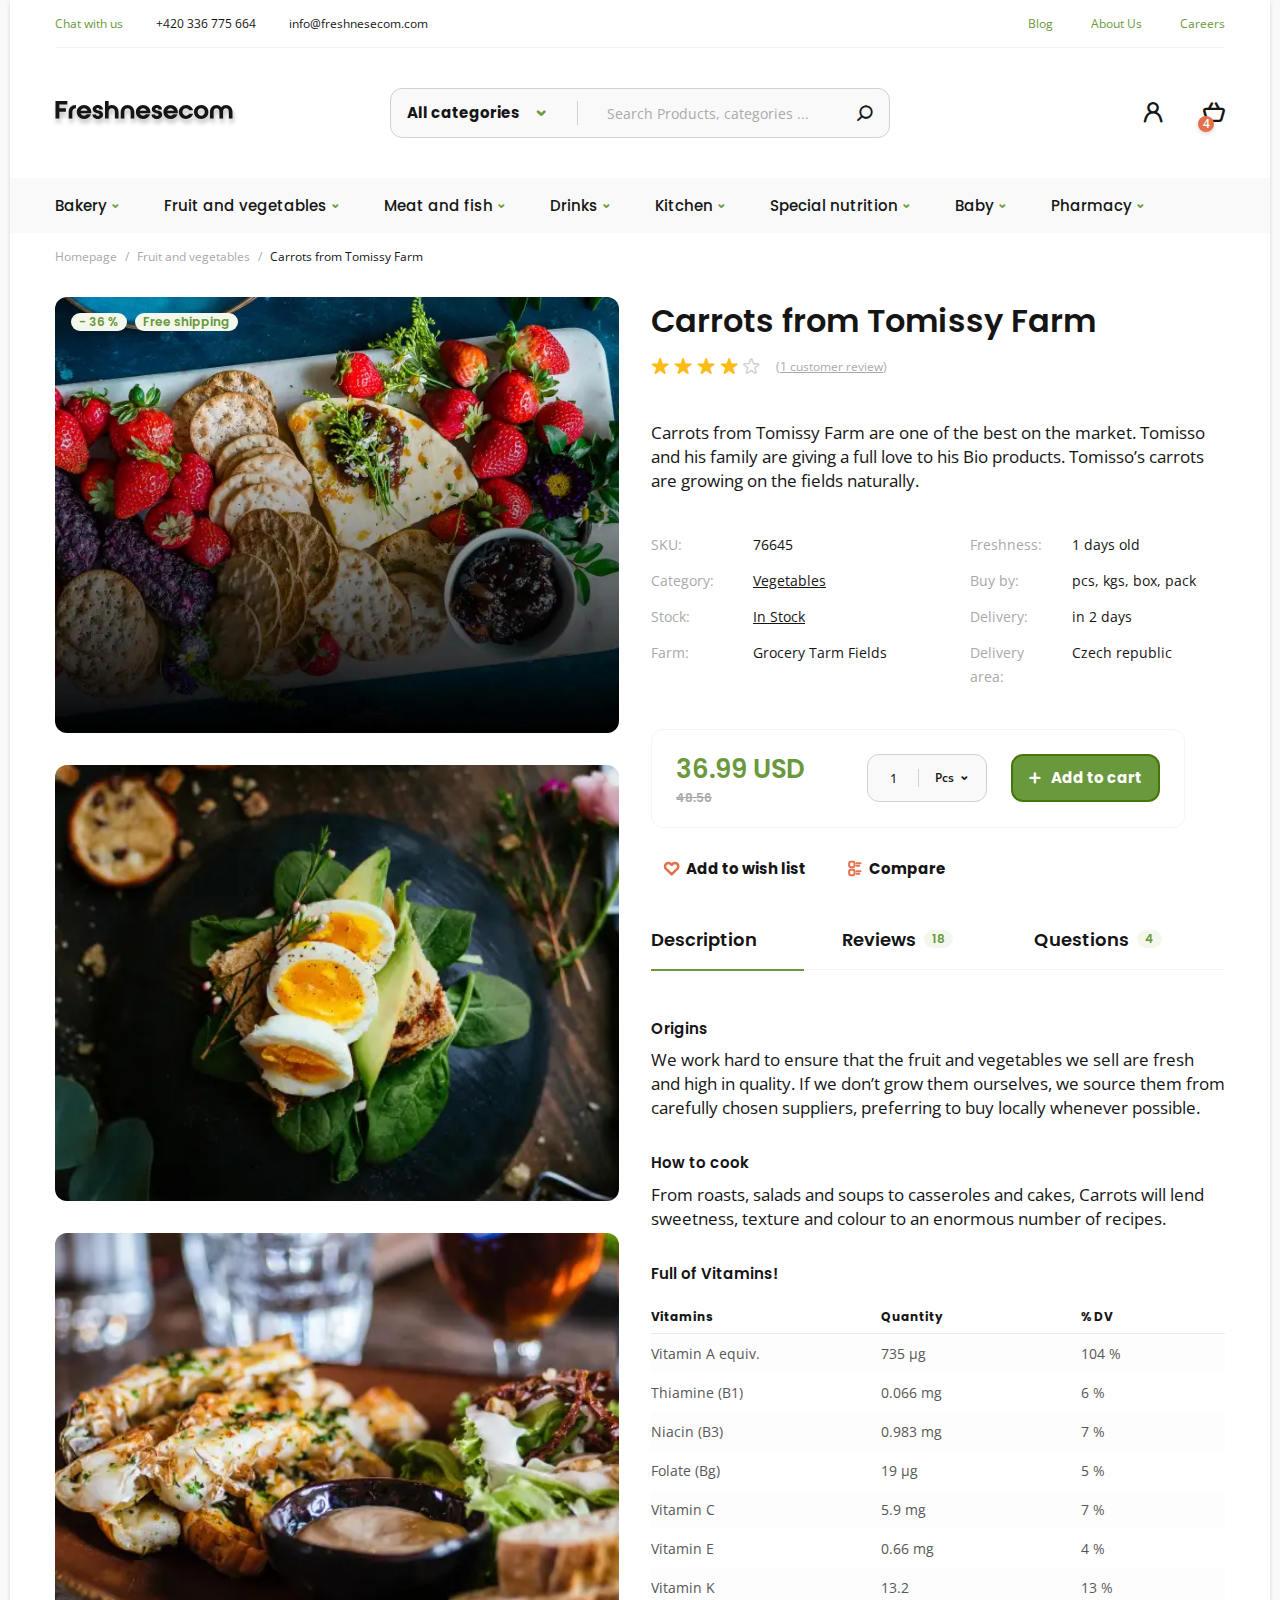
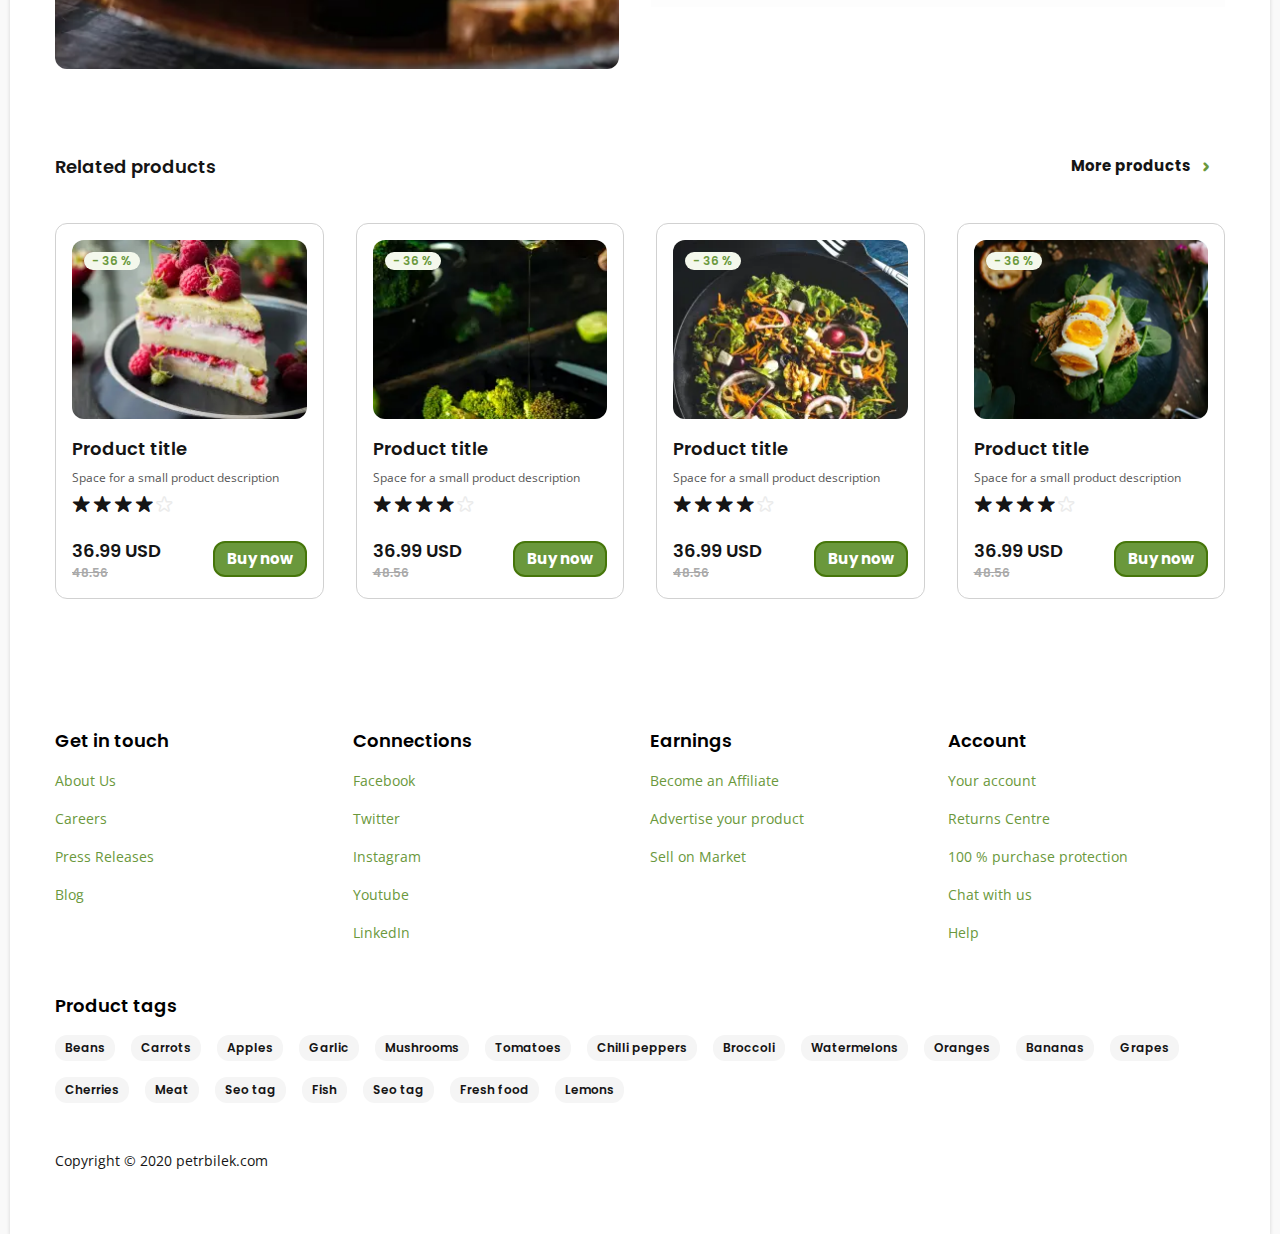
<file: docs/details.html>
<!DOCTYPE html><html lang="ru"><head>	<title>Products</title>	<meta charset="UTF-8">	<meta name="format-detection" content="telephone=no">	<link rel="stylesheet" href="css/style.min.css">	<link rel="shortcut icon" href="img/favicon.ico">	<!-- <meta name="robots" content="noindex, nofollow"> -->	<!-- <meta name="viewport" content="width=device-width, initial-scale=1.0, maximum-scale=1.0, user-scalable=0"> -->	<meta name="viewport" content="width=device-width, initial-scale=1.0"></head><body>	<div class="wrapper">		<header class="header">	<div class="header__top header-top" data-da=".menu__body,768">		<div class="header-top__column">			<a class="header-top__link" href="#">Chat with us</a>			<a class="header-top__link" href="tel:+420336775664">+420 336 775 664</a>			<a class="header-top__link" href="mailto:info@freshnesecom.com">info@freshnesecom.com</a>		</div>		<div class="header-top__column">			<a class="header-top__link" href="blogs.html">Blog</a>			<a class="header-top__link" href="#">About Us</a>			<a class="header-top__link" href="#">Careers</a>		</div>	</div>	<div class="header__middle header-middle">		<div class="header-middle__logo">			<a href="./"><picture><source srcset="img/logo.svg" type="image/webp"><img src="img/logo.svg" alt="logo"></picture></a>		</div>		<div class="header-middle__search">			<form class="searcher" action="#" method="get">				<div class="searcher__select">					<div class="searcher__title searcher-title _icon-arrow">						<span class="searcher-title__text">All categories</span>						<span class="searcher-title__qty" data-text="Selected: "></span>					</div>					<div class="searcher__categories searcher-categories" hidden>						<div class="searcher-categories__body">							<div class="searcher-categories__column">								<div class="searcher-categories__checkbox checkbox" data-checkbox>									<input class="checkbox__input" type="checkbox" name="form[]" value="1">									<span class="checkbox__text">Bakery</span>								</div>							</div>							<div class="searcher-categories__column">								<div class="searcher-categories__checkbox checkbox" data-checkbox>									<input class="checkbox__input" type="checkbox" name="form[]" value="2">									<span class="checkbox__text">Fruit and vegetables</span>								</div>							</div>							<div class="searcher-categories__column">								<div class="searcher-categories__checkbox checkbox" data-checkbox>									<input class="checkbox__input" type="checkbox" name="form[]" value="3">									<span class="checkbox__text">Meat and fish</span>								</div>							</div>							<div class="searcher-categories__column">								<div class="searcher-categories__checkbox checkbox" data-checkbox>									<input class="checkbox__input" type="checkbox" name="form[]" value="4">									<span class="checkbox__text">Drinks</span>								</div>							</div>							<div class="searcher-categories__column">								<div class="searcher-categories__checkbox checkbox" data-checkbox>									<input class="checkbox__input" type="checkbox" name="form[]" value="5">									<span class="checkbox__text">Kitchen</span>								</div>							</div>							<div class="searcher-categories__column">								<div class="searcher-categories__checkbox checkbox" data-checkbox>									<input class="checkbox__input" type="checkbox" name="form[]" value="6">									<span class="checkbox__text">Special nutrition</span>								</div>							</div>							<div class="searcher-categories__column">								<div class="searcher-categories__checkbox checkbox" data-checkbox>									<input class="checkbox__input" type="checkbox" name="form[]" value="7">									<span class="checkbox__text">Baby</span>								</div>							</div>							<div class="searcher-categories__column">								<div class="searcher-categories__checkbox checkbox" data-checkbox>									<input class="checkbox__input" type="checkbox" name="form[]" value="8">									<span class="checkbox__text">Pharmacy</span>								</div>							</div>						</div>					</div>				</div>				<input class="searcher__input input" type="text" name="form[]" data-value="Search Products, categories ..." autocomplete="off">				<button class="searcher__search _icon-search" type="submit"></button>			</form>		</div>		<div class="header-middle__actions header-actions">			<a href="#" class="header-actions__search _icon-search"></a>			<a href="#" class="header-actions__sing-in _icon-person"></a>			<button class="header-actions__cart _icon-cart"><span>4</span></button>			<button class="header-actions__icon-menu icon-menu" type="button">				<span></span>				<span></span>				<span></span>			</button>		</div>		<div class="cart-preview">			<div class="cart-preview__headline">				<div class="cart-preview__title">Shopping cart</div>				<a class="cart-preview__close _icon-remove" href="#">Close</a>			</div>			<div class="cart-preview__items" data-simplebar>				<div class="cart-preview__item cart-item">					<div class="cart-item__image-block">						<a class="cart-item__img _ibg" href="details.html">							<picture><source srcset="img/b3.webp" type="image/webp"><img src="img/b3.jpg" alt="image"></picture>						</a>						<div class="cart-item__actions">							<a class="cart-item__action" href="#">								<svg class="cart-item__action-img cart-item__action-img_wish" width="12" height="10" viewBox="0 0 12 10" fill="none" xmlns="http://www.w3.org/2000/svg">									<path fill-rule="evenodd" clip-rule="evenodd" stroke="#E6704B" stroke-linecap="round" stroke-linejoin="bevel" d="M6.65559 1.44501C7.13297 0.967619 7.78045 0.699425 8.45559 0.699425C9.13072 0.699425 9.7782 0.967619 10.2556 1.44501C10.733 1.9224 11.0012 2.56988 11.0012 3.24501C11.0012 3.92014 10.733 4.56762 10.2556 5.04501L9.60059 5.70001L6.00059 9.30001L2.40058 5.70001L1.74558 5.04501C1.26819 4.56762 1 3.92014 1 3.24501C1 2.56988 1.26819 1.9224 1.74558 1.44501C2.22297 0.967619 2.87045 0.699425 3.54558 0.699425C4.22072 0.699425 4.86819 0.967619 5.34558 1.44501L6.00059 2.10001L6.65559 1.44501Z" />								</svg>								<span>Wishlist</span>							</a>							<a class="cart-item__action" href="#">								<svg class="cart-item__action-img cart-item__action-img_compare" width="14" height="16" viewBox="0 0 14 16" fill="none" xmlns="http://www.w3.org/2000/svg">									<path fill-rule="evenodd" clip-rule="evenodd" fill="#E6704B" d="M2.49544 2C2.31135 2 2.16211 2.14924 2.16211 2.33333V5C2.16211 5.18409 2.31135 5.33333 2.49544 5.33333H5.16211C5.3462 5.33333 5.49544 5.18409 5.49544 5V2.33333C5.49544 2.14924 5.3462 2 5.16211 2H2.49544ZM0.162109 2.33333C0.162109 1.04467 1.20678 0 2.49544 0H5.16211C6.45077 0 7.49544 1.04467 7.49544 2.33333V5C7.49544 6.28866 6.45077 7.33333 5.16211 7.33333H2.49544C1.20678 7.33333 0.162109 6.28866 0.162109 5V2.33333Z" />									<path fill-rule="evenodd" clip-rule="evenodd" fill="#E6704B" d="M2.49544 10C2.31135 10 2.16211 10.1492 2.16211 10.3333V13C2.16211 13.1841 2.31135 13.3333 2.49544 13.3333H5.16211C5.3462 13.3333 5.49544 13.1841 5.49544 13V10.3333C5.49544 10.1492 5.3462 10 5.16211 10H2.49544ZM0.162109 10.3333C0.162109 9.04467 1.20678 8 2.49544 8H5.16211C6.45077 8 7.49544 9.04467 7.49544 10.3333V13C7.49544 14.2887 6.45077 15.3333 5.16211 15.3333H2.49544C1.20678 15.3333 0.162109 14.2887 0.162109 13V10.3333Z" />									<path fill-rule="evenodd" clip-rule="evenodd" fill="#E6704B" d="M7.49609 10.3332C7.49609 9.78088 7.94381 9.33316 8.49609 9.33316H12.4961C13.0484 9.33316 13.4961 9.78088 13.4961 10.3332C13.4961 10.8854 13.0484 11.3332 12.4961 11.3332H8.49609C7.94381 11.3332 7.49609 10.8854 7.49609 10.3332Z" />									<path fill-rule="evenodd" clip-rule="evenodd" fill="#E6704B" d="M7.49609 13C7.49609 12.4477 7.94381 12 8.49609 12H11.1628C11.715 12 12.1628 12.4477 12.1628 13C12.1628 13.5523 11.715 14 11.1628 14H8.49609C7.94381 14 7.49609 13.5523 7.49609 13Z" />									<path fill-rule="evenodd" clip-rule="evenodd" fill="#E6704B" d="M7.49609 5C7.49609 4.44772 7.94381 4 8.49609 4H11.1628C11.715 4 12.1628 4.44772 12.1628 5C12.1628 5.55228 11.715 6 11.1628 6H8.49609C7.94381 6 7.49609 5.55228 7.49609 5Z" />									<path fill-rule="evenodd" clip-rule="evenodd" fill="#E6704B" d="M7.49609 2.33316C7.49609 1.78088 7.94381 1.33316 8.49609 1.33316H12.4961C13.0484 1.33316 13.4961 1.78088 13.4961 2.33316C13.4961 2.88545 13.0484 3.33316 12.4961 3.33316H8.49609C7.94381 3.33316 7.49609 2.88545 7.49609 2.33316Z" />								</svg>								<span>Compare</span>							</a>							<a class="cart-item__action" href="#">								<svg class="cart-item__action-img cart-item__action-img_remove" width="8" height="8" viewBox="0 0 8 8" fill="none" xmlns="http://www.w3.org/2000/svg">									<path fill-rule="evenodd" clip-rule="evenodd" fill="#151515" d="M0.466759 0.466454C0.662021 0.271192 0.978604 0.271192 1.17387 0.466454L7.53387 6.82646C7.72913 7.02172 7.72913 7.3383 7.53387 7.53356C7.3386 7.72882 7.02202 7.72882 6.82676 7.53356L0.466759 1.17356C0.271497 0.978298 0.271497 0.661716 0.466759 0.466454Z" />									<path fill-rule="evenodd" clip-rule="evenodd" fill="#151515" d="M7.53387 0.466454C7.72913 0.661716 7.72913 0.978298 7.53387 1.17356L1.17387 7.53356C0.978604 7.72882 0.662021 7.72882 0.466759 7.53356C0.271497 7.3383 0.271497 7.02172 0.466759 6.82646L6.82676 0.466454C7.02202 0.271192 7.3386 0.271192 7.53387 0.466454Z" />								</svg>								<span>Remove</span>							</a>						</div>					</div>					<div class="cart-item__main-block">						<div class="cart-item__title title-15"><a href="details.html">Product title</a></div>						<div class="cart-item__info">							<div class="cart-item__info-parameter">Farm:</div>							<div class="cart-item__info-value">Tharamis Farm</div>							<div class="cart-item__info-parameter">Freshness:</div>							<div class="cart-item__info-value">1 day old</div>						</div>						<div class="cart-item__rating cart-item-rating">							<div class="cart-item-rating__star cart-item-rating__star_active"></div>							<div class="cart-item-rating__star cart-item-rating__star_active"></div>							<div class="cart-item-rating__star cart-item-rating__star_active"></div>							<div class="cart-item-rating__star cart-item-rating__star_active"></div>							<div class="cart-item-rating__star"></div>						</div>					</div>					<div class="cart-item__price-block">						<div class="cart-item__price-info">							<div class="cart-item__price">36.99 <span class="cart-item__currency">USD</span></div>							<div class="cart-item__old-price">48.56</div>						</div>						<div class="cart-item__qty qty qty_normal">							<input class="qty__input _digital" type="text" name="form[]" data-value="1" data-error="" autocomplete="off">							<div class="qty__selector">								<div class="qty__title _icon-arrow">Pcs</div>								<div class="qty__items" hidden>									<div class="qty__item" data-qty="1">1</div>									<div class="qty__item" data-qty="2">2</div>									<div class="qty__item" data-qty="3">3</div>									<div class="qty__item" data-qty="4">4</div>									<div class="qty__item" data-qty="5">5</div>									<div class="qty__item" data-qty="6">6</div>								</div>							</div>						</div>					</div>				</div>				<div class="cart-preview__item cart-item">					<div class="cart-item__image-block">						<a class="cart-item__img _ibg" href="details.html">							<picture><source srcset="img/img1.webp" type="image/webp"><img src="img/img1.jpg" alt="image"></picture>						</a>						<div class="cart-item__actions">							<a class="cart-item__action" href="#">								<svg class="cart-item__action-img cart-item__action-img_wish" width="12" height="10" viewBox="0 0 12 10" fill="none" xmlns="http://www.w3.org/2000/svg">									<path fill-rule="evenodd" clip-rule="evenodd" stroke="#E6704B" stroke-linecap="round" stroke-linejoin="bevel" d="M6.65559 1.44501C7.13297 0.967619 7.78045 0.699425 8.45559 0.699425C9.13072 0.699425 9.7782 0.967619 10.2556 1.44501C10.733 1.9224 11.0012 2.56988 11.0012 3.24501C11.0012 3.92014 10.733 4.56762 10.2556 5.04501L9.60059 5.70001L6.00059 9.30001L2.40058 5.70001L1.74558 5.04501C1.26819 4.56762 1 3.92014 1 3.24501C1 2.56988 1.26819 1.9224 1.74558 1.44501C2.22297 0.967619 2.87045 0.699425 3.54558 0.699425C4.22072 0.699425 4.86819 0.967619 5.34558 1.44501L6.00059 2.10001L6.65559 1.44501Z" />								</svg>								<span>Wishlist</span>							</a>							<a class="cart-item__action" href="#">								<svg class="cart-item__action-img cart-item__action-img_compare" width="14" height="16" viewBox="0 0 14 16" fill="none" xmlns="http://www.w3.org/2000/svg">									<path fill-rule="evenodd" clip-rule="evenodd" fill="#E6704B" d="M2.49544 2C2.31135 2 2.16211 2.14924 2.16211 2.33333V5C2.16211 5.18409 2.31135 5.33333 2.49544 5.33333H5.16211C5.3462 5.33333 5.49544 5.18409 5.49544 5V2.33333C5.49544 2.14924 5.3462 2 5.16211 2H2.49544ZM0.162109 2.33333C0.162109 1.04467 1.20678 0 2.49544 0H5.16211C6.45077 0 7.49544 1.04467 7.49544 2.33333V5C7.49544 6.28866 6.45077 7.33333 5.16211 7.33333H2.49544C1.20678 7.33333 0.162109 6.28866 0.162109 5V2.33333Z" />									<path fill-rule="evenodd" clip-rule="evenodd" fill="#E6704B" d="M2.49544 10C2.31135 10 2.16211 10.1492 2.16211 10.3333V13C2.16211 13.1841 2.31135 13.3333 2.49544 13.3333H5.16211C5.3462 13.3333 5.49544 13.1841 5.49544 13V10.3333C5.49544 10.1492 5.3462 10 5.16211 10H2.49544ZM0.162109 10.3333C0.162109 9.04467 1.20678 8 2.49544 8H5.16211C6.45077 8 7.49544 9.04467 7.49544 10.3333V13C7.49544 14.2887 6.45077 15.3333 5.16211 15.3333H2.49544C1.20678 15.3333 0.162109 14.2887 0.162109 13V10.3333Z" />									<path fill-rule="evenodd" clip-rule="evenodd" fill="#E6704B" d="M7.49609 10.3332C7.49609 9.78088 7.94381 9.33316 8.49609 9.33316H12.4961C13.0484 9.33316 13.4961 9.78088 13.4961 10.3332C13.4961 10.8854 13.0484 11.3332 12.4961 11.3332H8.49609C7.94381 11.3332 7.49609 10.8854 7.49609 10.3332Z" />									<path fill-rule="evenodd" clip-rule="evenodd" fill="#E6704B" d="M7.49609 13C7.49609 12.4477 7.94381 12 8.49609 12H11.1628C11.715 12 12.1628 12.4477 12.1628 13C12.1628 13.5523 11.715 14 11.1628 14H8.49609C7.94381 14 7.49609 13.5523 7.49609 13Z" />									<path fill-rule="evenodd" clip-rule="evenodd" fill="#E6704B" d="M7.49609 5C7.49609 4.44772 7.94381 4 8.49609 4H11.1628C11.715 4 12.1628 4.44772 12.1628 5C12.1628 5.55228 11.715 6 11.1628 6H8.49609C7.94381 6 7.49609 5.55228 7.49609 5Z" />									<path fill-rule="evenodd" clip-rule="evenodd" fill="#E6704B" d="M7.49609 2.33316C7.49609 1.78088 7.94381 1.33316 8.49609 1.33316H12.4961C13.0484 1.33316 13.4961 1.78088 13.4961 2.33316C13.4961 2.88545 13.0484 3.33316 12.4961 3.33316H8.49609C7.94381 3.33316 7.49609 2.88545 7.49609 2.33316Z" />								</svg>								<span>Compare</span>							</a>							<a class="cart-item__action" href="#">								<svg class="cart-item__action-img cart-item__action-img_remove" width="8" height="8" viewBox="0 0 8 8" fill="none" xmlns="http://www.w3.org/2000/svg">									<path fill-rule="evenodd" clip-rule="evenodd" fill="#151515" d="M0.466759 0.466454C0.662021 0.271192 0.978604 0.271192 1.17387 0.466454L7.53387 6.82646C7.72913 7.02172 7.72913 7.3383 7.53387 7.53356C7.3386 7.72882 7.02202 7.72882 6.82676 7.53356L0.466759 1.17356C0.271497 0.978298 0.271497 0.661716 0.466759 0.466454Z" />									<path fill-rule="evenodd" clip-rule="evenodd" fill="#151515" d="M7.53387 0.466454C7.72913 0.661716 7.72913 0.978298 7.53387 1.17356L1.17387 7.53356C0.978604 7.72882 0.662021 7.72882 0.466759 7.53356C0.271497 7.3383 0.271497 7.02172 0.466759 6.82646L6.82676 0.466454C7.02202 0.271192 7.3386 0.271192 7.53387 0.466454Z" />								</svg>								<span>Remove</span>							</a>						</div>					</div>					<div class="cart-item__main-block">						<div class="cart-item__title title-15"><a href="details.html">Product title</a></div>						<div class="cart-item__info">							<div class="cart-item__info-parameter">Farm:</div>							<div class="cart-item__info-value">Tharamis Farm</div>							<div class="cart-item__info-parameter">Freshness:</div>							<div class="cart-item__info-value">1 day old</div>						</div>						<div class="cart-item__rating cart-item-rating">							<div class="cart-item-rating__star cart-item-rating__star_active"></div>							<div class="cart-item-rating__star cart-item-rating__star_active"></div>							<div class="cart-item-rating__star cart-item-rating__star_active"></div>							<div class="cart-item-rating__star cart-item-rating__star_active"></div>							<div class="cart-item-rating__star"></div>						</div>					</div>					<div class="cart-item__price-block">						<div class="cart-item__price-info">							<div class="cart-item__price">36.99 <span class="cart-item__currency">USD</span></div>							<div class="cart-item__old-price">48.56</div>						</div>						<div class="cart-item__qty qty qty_normal">							<input class="qty__input _digital" type="text" name="form[]" data-value="1" data-error="" autocomplete="off">							<div class="qty__selector">								<div class="qty__title _icon-arrow">Pcs</div>								<div class="qty__items" hidden>									<div class="qty__item" data-qty="1">1</div>									<div class="qty__item" data-qty="2">2</div>									<div class="qty__item" data-qty="3">3</div>									<div class="qty__item" data-qty="4">4</div>									<div class="qty__item" data-qty="5">5</div>									<div class="qty__item" data-qty="6">6</div>								</div>							</div>						</div>					</div>				</div>				<div class="cart-preview__item cart-item">					<div class="cart-item__image-block">						<a class="cart-item__img _ibg" href="details.html">							<picture><source srcset="img/b5.webp" type="image/webp"><img src="img/b5.jpg" alt="image"></picture>						</a>						<div class="cart-item__actions">							<a class="cart-item__action" href="#">								<svg class="cart-item__action-img cart-item__action-img_wish" width="12" height="10" viewBox="0 0 12 10" fill="none" xmlns="http://www.w3.org/2000/svg">									<path fill-rule="evenodd" clip-rule="evenodd" stroke="#E6704B" stroke-linecap="round" stroke-linejoin="bevel" d="M6.65559 1.44501C7.13297 0.967619 7.78045 0.699425 8.45559 0.699425C9.13072 0.699425 9.7782 0.967619 10.2556 1.44501C10.733 1.9224 11.0012 2.56988 11.0012 3.24501C11.0012 3.92014 10.733 4.56762 10.2556 5.04501L9.60059 5.70001L6.00059 9.30001L2.40058 5.70001L1.74558 5.04501C1.26819 4.56762 1 3.92014 1 3.24501C1 2.56988 1.26819 1.9224 1.74558 1.44501C2.22297 0.967619 2.87045 0.699425 3.54558 0.699425C4.22072 0.699425 4.86819 0.967619 5.34558 1.44501L6.00059 2.10001L6.65559 1.44501Z" />								</svg>								<span>Wishlist</span>							</a>							<a class="cart-item__action" href="#">								<svg class="cart-item__action-img cart-item__action-img_compare" width="14" height="16" viewBox="0 0 14 16" fill="none" xmlns="http://www.w3.org/2000/svg">									<path fill-rule="evenodd" clip-rule="evenodd" fill="#E6704B" d="M2.49544 2C2.31135 2 2.16211 2.14924 2.16211 2.33333V5C2.16211 5.18409 2.31135 5.33333 2.49544 5.33333H5.16211C5.3462 5.33333 5.49544 5.18409 5.49544 5V2.33333C5.49544 2.14924 5.3462 2 5.16211 2H2.49544ZM0.162109 2.33333C0.162109 1.04467 1.20678 0 2.49544 0H5.16211C6.45077 0 7.49544 1.04467 7.49544 2.33333V5C7.49544 6.28866 6.45077 7.33333 5.16211 7.33333H2.49544C1.20678 7.33333 0.162109 6.28866 0.162109 5V2.33333Z" />									<path fill-rule="evenodd" clip-rule="evenodd" fill="#E6704B" d="M2.49544 10C2.31135 10 2.16211 10.1492 2.16211 10.3333V13C2.16211 13.1841 2.31135 13.3333 2.49544 13.3333H5.16211C5.3462 13.3333 5.49544 13.1841 5.49544 13V10.3333C5.49544 10.1492 5.3462 10 5.16211 10H2.49544ZM0.162109 10.3333C0.162109 9.04467 1.20678 8 2.49544 8H5.16211C6.45077 8 7.49544 9.04467 7.49544 10.3333V13C7.49544 14.2887 6.45077 15.3333 5.16211 15.3333H2.49544C1.20678 15.3333 0.162109 14.2887 0.162109 13V10.3333Z" />									<path fill-rule="evenodd" clip-rule="evenodd" fill="#E6704B" d="M7.49609 10.3332C7.49609 9.78088 7.94381 9.33316 8.49609 9.33316H12.4961C13.0484 9.33316 13.4961 9.78088 13.4961 10.3332C13.4961 10.8854 13.0484 11.3332 12.4961 11.3332H8.49609C7.94381 11.3332 7.49609 10.8854 7.49609 10.3332Z" />									<path fill-rule="evenodd" clip-rule="evenodd" fill="#E6704B" d="M7.49609 13C7.49609 12.4477 7.94381 12 8.49609 12H11.1628C11.715 12 12.1628 12.4477 12.1628 13C12.1628 13.5523 11.715 14 11.1628 14H8.49609C7.94381 14 7.49609 13.5523 7.49609 13Z" />									<path fill-rule="evenodd" clip-rule="evenodd" fill="#E6704B" d="M7.49609 5C7.49609 4.44772 7.94381 4 8.49609 4H11.1628C11.715 4 12.1628 4.44772 12.1628 5C12.1628 5.55228 11.715 6 11.1628 6H8.49609C7.94381 6 7.49609 5.55228 7.49609 5Z" />									<path fill-rule="evenodd" clip-rule="evenodd" fill="#E6704B" d="M7.49609 2.33316C7.49609 1.78088 7.94381 1.33316 8.49609 1.33316H12.4961C13.0484 1.33316 13.4961 1.78088 13.4961 2.33316C13.4961 2.88545 13.0484 3.33316 12.4961 3.33316H8.49609C7.94381 3.33316 7.49609 2.88545 7.49609 2.33316Z" />								</svg>								<span>Compare</span>							</a>							<a class="cart-item__action" href="#">								<svg class="cart-item__action-img cart-item__action-img_remove" width="8" height="8" viewBox="0 0 8 8" fill="none" xmlns="http://www.w3.org/2000/svg">									<path fill-rule="evenodd" clip-rule="evenodd" fill="#151515" d="M0.466759 0.466454C0.662021 0.271192 0.978604 0.271192 1.17387 0.466454L7.53387 6.82646C7.72913 7.02172 7.72913 7.3383 7.53387 7.53356C7.3386 7.72882 7.02202 7.72882 6.82676 7.53356L0.466759 1.17356C0.271497 0.978298 0.271497 0.661716 0.466759 0.466454Z" />									<path fill-rule="evenodd" clip-rule="evenodd" fill="#151515" d="M7.53387 0.466454C7.72913 0.661716 7.72913 0.978298 7.53387 1.17356L1.17387 7.53356C0.978604 7.72882 0.662021 7.72882 0.466759 7.53356C0.271497 7.3383 0.271497 7.02172 0.466759 6.82646L6.82676 0.466454C7.02202 0.271192 7.3386 0.271192 7.53387 0.466454Z" />								</svg>								<span>Remove</span>							</a>						</div>					</div>					<div class="cart-item__main-block">						<div class="cart-item__title title-15"><a href="details.html">Product title</a></div>						<div class="cart-item__info">							<div class="cart-item__info-parameter">Farm:</div>							<div class="cart-item__info-value">Tharamis Farm</div>							<div class="cart-item__info-parameter">Freshness:</div>							<div class="cart-item__info-value">1 day old</div>						</div>						<div class="cart-item__rating cart-item-rating">							<div class="cart-item-rating__star cart-item-rating__star_active"></div>							<div class="cart-item-rating__star cart-item-rating__star_active"></div>							<div class="cart-item-rating__star cart-item-rating__star_active"></div>							<div class="cart-item-rating__star cart-item-rating__star_active"></div>							<div class="cart-item-rating__star"></div>						</div>					</div>					<div class="cart-item__price-block">						<div class="cart-item__price-info">							<div class="cart-item__price">36.99 <span class="cart-item__currency">USD</span></div>							<div class="cart-item__old-price">48.56</div>						</div>						<div class="cart-item__qty qty qty_normal">							<input class="qty__input _digital" type="text" name="form[]" data-value="1" data-error="" autocomplete="off">							<div class="qty__selector">								<div class="qty__title _icon-arrow">Pcs</div>								<div class="qty__items" hidden>									<div class="qty__item" data-qty="1">1</div>									<div class="qty__item" data-qty="2">2</div>									<div class="qty__item" data-qty="3">3</div>									<div class="qty__item" data-qty="4">4</div>									<div class="qty__item" data-qty="5">5</div>									<div class="qty__item" data-qty="6">6</div>								</div>							</div>						</div>					</div>				</div>				<div class="cart-preview__item cart-item">					<div class="cart-item__image-block">						<a class="cart-item__img _ibg" href="details.html">							<picture><source srcset="img/b8.webp" type="image/webp"><img src="img/b8.jpg" alt="image"></picture>						</a>						<div class="cart-item__actions">							<a class="cart-item__action" href="#">								<svg class="cart-item__action-img cart-item__action-img_wish" width="12" height="10" viewBox="0 0 12 10" fill="none" xmlns="http://www.w3.org/2000/svg">									<path fill-rule="evenodd" clip-rule="evenodd" stroke="#E6704B" stroke-linecap="round" stroke-linejoin="bevel" d="M6.65559 1.44501C7.13297 0.967619 7.78045 0.699425 8.45559 0.699425C9.13072 0.699425 9.7782 0.967619 10.2556 1.44501C10.733 1.9224 11.0012 2.56988 11.0012 3.24501C11.0012 3.92014 10.733 4.56762 10.2556 5.04501L9.60059 5.70001L6.00059 9.30001L2.40058 5.70001L1.74558 5.04501C1.26819 4.56762 1 3.92014 1 3.24501C1 2.56988 1.26819 1.9224 1.74558 1.44501C2.22297 0.967619 2.87045 0.699425 3.54558 0.699425C4.22072 0.699425 4.86819 0.967619 5.34558 1.44501L6.00059 2.10001L6.65559 1.44501Z" />								</svg>								<span>Wishlist</span>							</a>							<a class="cart-item__action" href="#">								<svg class="cart-item__action-img cart-item__action-img_compare" width="14" height="16" viewBox="0 0 14 16" fill="none" xmlns="http://www.w3.org/2000/svg">									<path fill-rule="evenodd" clip-rule="evenodd" fill="#E6704B" d="M2.49544 2C2.31135 2 2.16211 2.14924 2.16211 2.33333V5C2.16211 5.18409 2.31135 5.33333 2.49544 5.33333H5.16211C5.3462 5.33333 5.49544 5.18409 5.49544 5V2.33333C5.49544 2.14924 5.3462 2 5.16211 2H2.49544ZM0.162109 2.33333C0.162109 1.04467 1.20678 0 2.49544 0H5.16211C6.45077 0 7.49544 1.04467 7.49544 2.33333V5C7.49544 6.28866 6.45077 7.33333 5.16211 7.33333H2.49544C1.20678 7.33333 0.162109 6.28866 0.162109 5V2.33333Z" />									<path fill-rule="evenodd" clip-rule="evenodd" fill="#E6704B" d="M2.49544 10C2.31135 10 2.16211 10.1492 2.16211 10.3333V13C2.16211 13.1841 2.31135 13.3333 2.49544 13.3333H5.16211C5.3462 13.3333 5.49544 13.1841 5.49544 13V10.3333C5.49544 10.1492 5.3462 10 5.16211 10H2.49544ZM0.162109 10.3333C0.162109 9.04467 1.20678 8 2.49544 8H5.16211C6.45077 8 7.49544 9.04467 7.49544 10.3333V13C7.49544 14.2887 6.45077 15.3333 5.16211 15.3333H2.49544C1.20678 15.3333 0.162109 14.2887 0.162109 13V10.3333Z" />									<path fill-rule="evenodd" clip-rule="evenodd" fill="#E6704B" d="M7.49609 10.3332C7.49609 9.78088 7.94381 9.33316 8.49609 9.33316H12.4961C13.0484 9.33316 13.4961 9.78088 13.4961 10.3332C13.4961 10.8854 13.0484 11.3332 12.4961 11.3332H8.49609C7.94381 11.3332 7.49609 10.8854 7.49609 10.3332Z" />									<path fill-rule="evenodd" clip-rule="evenodd" fill="#E6704B" d="M7.49609 13C7.49609 12.4477 7.94381 12 8.49609 12H11.1628C11.715 12 12.1628 12.4477 12.1628 13C12.1628 13.5523 11.715 14 11.1628 14H8.49609C7.94381 14 7.49609 13.5523 7.49609 13Z" />									<path fill-rule="evenodd" clip-rule="evenodd" fill="#E6704B" d="M7.49609 5C7.49609 4.44772 7.94381 4 8.49609 4H11.1628C11.715 4 12.1628 4.44772 12.1628 5C12.1628 5.55228 11.715 6 11.1628 6H8.49609C7.94381 6 7.49609 5.55228 7.49609 5Z" />									<path fill-rule="evenodd" clip-rule="evenodd" fill="#E6704B" d="M7.49609 2.33316C7.49609 1.78088 7.94381 1.33316 8.49609 1.33316H12.4961C13.0484 1.33316 13.4961 1.78088 13.4961 2.33316C13.4961 2.88545 13.0484 3.33316 12.4961 3.33316H8.49609C7.94381 3.33316 7.49609 2.88545 7.49609 2.33316Z" />								</svg>								<span>Compare</span>							</a>							<a class="cart-item__action" href="#">								<svg class="cart-item__action-img cart-item__action-img_remove" width="8" height="8" viewBox="0 0 8 8" fill="none" xmlns="http://www.w3.org/2000/svg">									<path fill-rule="evenodd" clip-rule="evenodd" fill="#151515" d="M0.466759 0.466454C0.662021 0.271192 0.978604 0.271192 1.17387 0.466454L7.53387 6.82646C7.72913 7.02172 7.72913 7.3383 7.53387 7.53356C7.3386 7.72882 7.02202 7.72882 6.82676 7.53356L0.466759 1.17356C0.271497 0.978298 0.271497 0.661716 0.466759 0.466454Z" />									<path fill-rule="evenodd" clip-rule="evenodd" fill="#151515" d="M7.53387 0.466454C7.72913 0.661716 7.72913 0.978298 7.53387 1.17356L1.17387 7.53356C0.978604 7.72882 0.662021 7.72882 0.466759 7.53356C0.271497 7.3383 0.271497 7.02172 0.466759 6.82646L6.82676 0.466454C7.02202 0.271192 7.3386 0.271192 7.53387 0.466454Z" />								</svg>								<span>Remove</span>							</a>						</div>					</div>					<div class="cart-item__main-block">						<div class="cart-item__title title-15"><a href="details.html">Product title</a></div>						<div class="cart-item__info">							<div class="cart-item__info-parameter">Farm:</div>							<div class="cart-item__info-value">Tharamis Farm</div>							<div class="cart-item__info-parameter">Freshness:</div>							<div class="cart-item__info-value">1 day old</div>						</div>						<div class="cart-item__rating cart-item-rating">							<div class="cart-item-rating__star cart-item-rating__star_active"></div>							<div class="cart-item-rating__star cart-item-rating__star_active"></div>							<div class="cart-item-rating__star cart-item-rating__star_active"></div>							<div class="cart-item-rating__star cart-item-rating__star_active"></div>							<div class="cart-item-rating__star"></div>						</div>					</div>					<div class="cart-item__price-block">						<div class="cart-item__price-info">							<div class="cart-item__price">36.99 <span class="cart-item__currency">USD</span></div>							<div class="cart-item__old-price">48.56</div>						</div>						<div class="cart-item__qty qty qty_normal">							<input class="qty__input _digital" type="text" name="form[]" data-value="1" data-error="" autocomplete="off">							<div class="qty__selector">								<div class="qty__title _icon-arrow">Pcs</div>								<div class="qty__items" hidden>									<div class="qty__item" data-qty="1">1</div>									<div class="qty__item" data-qty="2">2</div>									<div class="qty__item" data-qty="3">3</div>									<div class="qty__item" data-qty="4">4</div>									<div class="qty__item" data-qty="5">5</div>									<div class="qty__item" data-qty="6">6</div>								</div>							</div>						</div>					</div>				</div>			</div>			<div class="cart-preview__subtotal">				<div class="cart-preview__label">Subtotal</div>				<div class="cart-preview__coast">147.96‬ <span>USD</span></div>			</div>			<div class="cart-preview__bottomline">				<a class="cart-preview__btn cart-preview__btn_continue btn btn_normal btn_white" href="#">Continue shopping</a>				<a class="cart-preview__btn cart-preview__btn_checkout btn btn_normal btn_green" href="order.html">Go to Checkout</a>			</div>		</div>	</div>	<div class="header__bottom">		<div class="menu">			<nav class="menu__body">				<ul class="menu__list" data-spollers="768,max">					<li class="menu__item">						<a class="menu__link" href="catalog-grid.html">Bakery</a>						<button class="menu__arrow _icon-arrow" type="button" data-spoller></button>						<ul class="menu__sub-list">							<li class="menu__sub-item"><a class="menu__sub-link" href="catalog-grid.html">Ipsum dolor</a></li>							<li class="menu__sub-item"><a class="menu__sub-link" href="catalog-grid.html">Lorem dolor</a></li>							<li class="menu__sub-item"><a class="menu__sub-link" href="catalog-grid.html">Lorem, ipsum</a></li>							<li class="menu__sub-item"><a class="menu__sub-link" href="catalog-grid.html">Dolor</a></li>							<li class="menu__sub-item"><a class="menu__sub-link" href="catalog-grid.html">Lorem</a></li>						</ul>					</li>					<li class="menu__item">						<a class="menu__link" href="catalog.html">Fruit and vegetables</a>						<button class="menu__arrow _icon-arrow" type="button" data-spoller></button>						<ul class="menu__sub-list">							<li class="menu__sub-item"><a class="menu__sub-link" href="catalog.html">Ipsum dolor</a></li>							<li class="menu__sub-item"><a class="menu__sub-link" href="catalog.html">Lorem dolor</a></li>							<li class="menu__sub-item"><a class="menu__sub-link" href="catalog.html">Lorem, ipsum</a></li>							<li class="menu__sub-item"><a class="menu__sub-link" href="catalog.html">Dolor</a></li>							<li class="menu__sub-item"><a class="menu__sub-link" href="catalog.html">Lorem</a></li>						</ul>					</li>					<li class="menu__item">						<a class="menu__link" href="catalog.html">Meat and fish</a>						<button class="menu__arrow _icon-arrow" type="button" data-spoller></button>						<ul class="menu__sub-list">							<li class="menu__sub-item"><a class="menu__sub-link" href="catalog.html">Ipsum dolor</a></li>							<li class="menu__sub-item"><a class="menu__sub-link" href="catalog.html">Lorem dolor</a></li>							<li class="menu__sub-item"><a class="menu__sub-link" href="catalog.html">Lorem, ipsum</a></li>							<li class="menu__sub-item"><a class="menu__sub-link" href="catalog.html">Dolor</a></li>							<li class="menu__sub-item"><a class="menu__sub-link" href="catalog.html">Lorem</a></li>						</ul>					</li>					<li class="menu__item">						<a class="menu__link" href="catalog.html">Drinks</a>						<button class="menu__arrow _icon-arrow" type="button" data-spoller></button>						<ul class="menu__sub-list">							<li class="menu__sub-item"><a class="menu__sub-link" href="catalog.html">Ipsum dolor</a></li>							<li class="menu__sub-item"><a class="menu__sub-link" href="catalog.html">Lorem dolor</a></li>							<li class="menu__sub-item"><a class="menu__sub-link" href="catalog.html">Lorem, ipsum</a></li>							<li class="menu__sub-item"><a class="menu__sub-link" href="catalog.html">Dolor</a></li>							<li class="menu__sub-item"><a class="menu__sub-link" href="catalog.html">Lorem</a></li>						</ul>					</li>					<li class="menu__item">						<a class="menu__link" href="catalog.html">Kitchen</a>						<button class="menu__arrow _icon-arrow" type="button" data-spoller></button>						<ul class="menu__sub-list">							<li class="menu__sub-item"><a class="menu__sub-link" href="catalog.html">Ipsum dolor</a></li>							<li class="menu__sub-item"><a class="menu__sub-link" href="catalog.html">Lorem dolor</a></li>							<li class="menu__sub-item"><a class="menu__sub-link" href="catalog.html">Lorem, ipsum</a></li>							<li class="menu__sub-item"><a class="menu__sub-link" href="catalog.html">Dolor</a></li>							<li class="menu__sub-item"><a class="menu__sub-link" href="catalog.html">Lorem</a></li>						</ul>					</li>					<li class="menu__item">						<a class="menu__link" href="catalog.html">Special nutrition</a>						<button class="menu__arrow _icon-arrow" type="button" data-spoller></button>						<ul class="menu__sub-list">							<li class="menu__sub-item"><a class="menu__sub-link" href="catalog.html">Ipsum dolor</a></li>							<li class="menu__sub-item"><a class="menu__sub-link" href="catalog.html">Lorem dolor</a></li>							<li class="menu__sub-item"><a class="menu__sub-link" href="catalog.html">Lorem, ipsum</a></li>							<li class="menu__sub-item"><a class="menu__sub-link" href="catalog.html">Dolor</a></li>							<li class="menu__sub-item"><a class="menu__sub-link" href="catalog.html">Lorem</a></li>						</ul>					</li>					<li class="menu__item">						<a class="menu__link" href="catalog.html">Baby</a>						<button class="menu__arrow _icon-arrow" type="button" data-spoller></button>						<ul class="menu__sub-list">							<li class="menu__sub-item"><a class="menu__sub-link" href="catalog.html">Ipsum dolor</a></li>							<li class="menu__sub-item"><a class="menu__sub-link" href="catalog.html">Lorem dolor</a></li>							<li class="menu__sub-item"><a class="menu__sub-link" href="catalog.html">Lorem, ipsum</a></li>							<li class="menu__sub-item"><a class="menu__sub-link" href="catalog.html">Dolor</a></li>							<li class="menu__sub-item"><a class="menu__sub-link" href="catalog.html">Lorem</a></li>						</ul>					</li>					<li class="menu__item">						<a class="menu__link" href="catalog.html">Pharmacy</a>						<button class="menu__arrow _icon-arrow" type="button" data-spoller></button>						<ul class="menu__sub-list">							<li class="menu__sub-item"><a class="menu__sub-link" href="catalog.html">Ipsum dolor</a></li>							<li class="menu__sub-item"><a class="menu__sub-link" href="catalog.html">Lorem dolor</a></li>							<li class="menu__sub-item"><a class="menu__sub-link" href="catalog.html">Lorem, ipsum</a></li>							<li class="menu__sub-item"><a class="menu__sub-link" href="catalog.html">Dolor</a></li>							<li class="menu__sub-item"><a class="menu__sub-link" href="catalog.html">Lorem</a></li>						</ul>					</li>				</ul>			</nav>		</div>	</div></header>		<main class="page">			<div class="page__headline page-headline">				<div class="page-headline__breadcrumbs breadcrumbs">					<ul class="breadcrumbs__list">						<li class="breadcrumbs__item"><a class="breadcrumbs__link" href="./">Homepage</a></li>						<li class="breadcrumbs__item"><a class="breadcrumbs__link" href="./catalog.html">Fruit and vegetables</a></li>						<li class="breadcrumbs__item">Carrots from Tomissy Farm</li>					</ul>				</div>			</div>			<div class="page__section details">				<div class="details__gallery details-gallery" data-da=".details-content,992,2">					<div class="details-gallery__gallery _gallery">						<a class="details-gallery__img _ibg" href="img/bg.jpg"><picture><source srcset="img/bg.webp" type="image/webp"><img src="img/bg.jpg" alt="image"></picture></a>						<a class="details-gallery__img _ibg" href="img/img1.jpg"><picture><source srcset="img/img1.webp" type="image/webp"><img src="img/img1.jpg" alt="image"></picture></a>						<a class="details-gallery__img _ibg" href="img/img2.jpg"><picture><source srcset="img/img2.webp" type="image/webp"><img src="img/img2.jpg" alt="image"></picture></a>					</div>					<div class="details-gallery__tags tags" data-da=".details-content,992,2">						<div class="details-gallery__tag tag tag_normal tag_green">- 36 %</div>						<div class="details-gallery__tag tag tag_normal tag_green">Free shipping</div>					</div>				</div>				<div class="details__content details-content">					<div class="details-content__title title-32">Carrots from Tomissy Farm</div>					<div class="details-content__rating details-rating">						<div class="details-rating__rating simple-rating">							<div class="simple-rating__item _active" data-rate="1"></div>							<div class="simple-rating__item _active" data-rate="2"></div>							<div class="simple-rating__item _active" data-rate="3"></div>							<div class="simple-rating__item _active _current-active" data-rate="4"></div>							<div class="simple-rating__item" data-rate="5"></div>						</div>						<div class="details-rating__review">(<a href="#">1 customer review</a>)</div>					</div>					<div class="details-content__description">Carrots from Tomissy Farm are one of the best on the market. Tomisso and his family are giving a full love to his Bio products. Tomisso’s carrots are growing on the fields naturally.</div>					<div class="details-content__info details-info">						<div class="details-info__parameter">							<div class="details-info__name">SKU:</div>							<div class="details-info__value">76645</div>						</div>						<div class="details-info__parameter">							<div class="details-info__name">Freshness:</div>							<div class="details-info__value">1 days old</div>						</div>						<div class="details-info__parameter">							<div class="details-info__name">Category:</div>							<div class="details-info__value"><a href="#">Vegetables</a></div>						</div>						<div class="details-info__parameter">							<div class="details-info__name">Buy by:</div>							<div class="details-info__value">pcs, kgs, box, pack</div>						</div>						<div class="details-info__parameter">							<div class="details-info__name">Stock:</div>							<div class="details-info__value"><a href="#">In Stock</a></div>						</div>						<div class="details-info__parameter">							<div class="details-info__name">Delivery:</div>							<div class="details-info__value">in 2 days</div>						</div>						<div class="details-info__parameter">							<div class="details-info__name">Farm:</div>							<div class="details-info__value">Grocery Tarm Fields</div>						</div>						<div class="details-info__parameter">							<div class="details-info__name">Delivery area:</div>							<div class="details-info__value">Czech republic</div>						</div>					</div>					<div class="details-content__actions details-actions">						<div class="details-actions__add-section">							<div class="details-actions__price-info">								<div class="details-actions__price">36.99 <span class="details-actions__currency">USD</span></div>								<div class="details-actions__old-price">48.56</div>							</div>							<div class="details-actions__qty qty qty_big">								<input class="qty__input _digital" type="text" name="form[]" data-value="1" data-error="" autocomplete="off">								<div class="qty__selector">									<div class="qty__title _icon-arrow">Pcs</div>									<div class="qty__items" hidden>										<div class="qty__item" data-qty="1">1</div>										<div class="qty__item" data-qty="2">2</div>										<div class="qty__item" data-qty="3">3</div>										<div class="qty__item" data-qty="4">4</div>										<div class="qty__item" data-qty="5">5</div>										<div class="qty__item" data-qty="6">6</div>									</div>								</div>							</div>							<div class="details-actions__add btn btn_normal btn_green btn_plus">Add to cart</div>						</div>						<div class="details-actions__buttons">							<div class="details-actions__button detail-wish" data-checkbox>								<input class="detail-wish__input" type="checkbox" name="wish">								<svg class="detail-wish__img" width="17" height="15" viewBox="0 0 17 15" fill="none" xmlns="http://www.w3.org/2000/svg">									<path fill-rule="evenodd" clip-rule="evenodd" d="M9.54078 2.99411C10.1773 2.35759 11.0406 2 11.9408 2C12.841 2 13.7043 2.35759 14.3408 2.99411C14.9773 3.63063 15.3349 4.49394 15.3349 5.39411C15.3349 6.29429 14.9773 7.15759 14.3408 7.79411L13.4674 8.66744L8.66745 13.4674L3.86745 8.66744L2.99411 7.79411C2.35759 7.15759 2 6.29429 2 5.39411C2 4.49394 2.35759 3.63063 2.99411 2.99411C3.63063 2.35759 4.49394 2 5.39411 2C6.29429 2 7.15759 2.35759 7.79411 2.99411L8.66745 3.86745L9.54078 2.99411Z" stroke="#E6704B" stroke-width="2.5" stroke-linecap="round" stroke-linejoin="round" />								</svg>								<span class="detail-wish__text">Add to wish list</span>							</div>							<div class="details-actions__button detail-compare">								<svg class="detail-compare__img" width="17" height="17" viewBox="0 0 17 17" fill="none" xmlns="http://www.w3.org/2000/svg">									<path d="M7.16211 1.83331H4.49544C3.75906 1.83331 3.16211 2.43027 3.16211 3.16665V5.83331C3.16211 6.56969 3.75906 7.16665 4.49544 7.16665H7.16211C7.89849 7.16665 8.49544 6.56969 8.49544 5.83331V3.16665C8.49544 2.43027 7.89849 1.83331 7.16211 1.83331Z" stroke="#E6704B" stroke-width="2" stroke-linecap="round" stroke-linejoin="round" />									<path d="M7.16211 9.83331H4.49544C3.75906 9.83331 3.16211 10.4303 3.16211 11.1666V13.8333C3.16211 14.5697 3.75906 15.1666 4.49544 15.1666H7.16211C7.89849 15.1666 8.49544 14.5697 8.49544 13.8333V11.1666C8.49544 10.4303 7.89849 9.83331 7.16211 9.83331Z" stroke="#E6704B" stroke-width="2" stroke-linecap="round" stroke-linejoin="round" />									<path d="M14.4961 11.1665H10.4961" stroke="#E6704B" stroke-width="2" stroke-linecap="round" stroke-linejoin="round" />									<path d="M13.1628 13.8333H10.4961" stroke="#E6704B" stroke-width="2" stroke-linecap="round" stroke-linejoin="round" />									<path d="M13.1628 5.83331H10.4961" stroke="#E6704B" stroke-width="2" stroke-linecap="round" stroke-linejoin="round" />									<path d="M14.4961 3.16647H10.4961" stroke="#E6704B" stroke-width="2" stroke-linecap="round" stroke-linejoin="round" />								</svg>								<span class="detail-compare__text">Compare</span>							</div>						</div>					</div>					<div class="details-content__tabs details-tabs _tabs">						<div class="details-tabs__items">							<div class="details-tabs__item _tab-item _active">								<span>Description</span>							</div>							<div class="details-tabs__item _tab-item">								<span>Reviews</span>								<div class="details-tabs__tag tag tag_normal tag_green">18</div>							</div>							<div class="details-tabs__item _tab-item">								<span>Questions</span>								<div class="details-tabs__tag tag tag_normal tag_green">4</div>							</div>						</div>						<div class="details-tabs__blocks">							<div class="details-tabs__block details-description _tab-block _active">								<div class="details-description__title title-15">Origins</div>								<div class="details-description__text">We work hard to ensure that the fruit and vegetables we sell are fresh and high in quality. If we don’t grow them ourselves, we source them from carefully chosen suppliers, preferring to buy locally whenever possible.</div>								<div class="details-description__title title-15">How to cook</div>								<div class="details-description__text">From roasts, salads and soups to casseroles and cakes, Carrots will lend sweetness, texture and colour to an enormous number of recipes.</div>								<div class="details-description__title title-15">Full of Vitamins!</div>								<table class="details-description__table table">									<thead>										<tr>											<th>Vitamins</th>											<th>Quantity</th>											<th>% DV</th>										</tr>									</thead>									<tbody>										<tr>											<td>Vitamin A equiv.</td>											<td>735 μg</td>											<td>104 %</td>										</tr>										<tr>											<td>Thiamine (B1)</td>											<td>0.066 mg</td>											<td>6 %</td>										</tr>										<tr>											<td>Niacin (B3)</td>											<td>0.983 mg</td>											<td>7 %</td>										</tr>										<tr>											<td>Folate (Bg)</td>											<td>19 μg</td>											<td>5 %</td>										</tr>										<tr>											<td>Vitamin C</td>											<td>5.9 mg</td>											<td>7 %</td>										</tr>										<tr>											<td>Vitamin E</td>											<td>0.66 mg</td>											<td>4 %</td>										</tr>										<tr>											<td>Vitamin K</td>											<td>13.2</td>											<td>13 %</td>										</tr>									</tbody>								</table>							</div>							<div class="details-tabs__block _tab-block">								<div class="details-description__title title-15">Lorem, ipsum.</div>								<div class="details-description__text">Lorem ipsum dolor, sit amet consectetur adipisicing elit. Consequatur dignissimos quos dolore amet debitis, velit a rerum magni ad. Ipsa earum ullam accusamus asperiores iure delectus porro quidem dolorum distinctio provident corrupti quam deleniti voluptatem expedita libero fugiat cupiditate modi, quae, animi tempora quo officia repudiandae. Excepturi dolore nihil officiis!</div>								<div class="details-description__title title-15">Lorem ipsum dolor sit amet.</div>								<div class="details-description__text">Lorem ipsum dolor sit amet consectetur adipisicing elit. Vel adipisci doloremque accusamus dolorem, dolores corrupti ex esse minima id perferendis.</div>							</div>							<div class="details-tabs__block _tab-block">								<div class="title title-15">No template</div>							</div>						</div>					</div>				</div>			</div>			<div class="page__section section">				<div class="section__headline section-headline">					<div class="section-headline__title title-18">Related products</div>					<div class="section-headline__btn btn btn_small btn_white btn_right">More products</div>				</div>				<div class="items-section items-section_grid">					<div class="items-section__column">						<div class="items-section__item item item_grid">							<a class="item__img _ibg" href="details.html">								<picture><source srcset="img/b2.webp" type="image/webp"><img src="img/b2.jpg" alt="image"></picture>								<div class="item__tags tags">									<div class="item__tag tag tag_normal tag_green">- 36 %</div>								</div>							</a>							<div class="item__content">								<div class="item__main item-main">									<a class="item-main__title" href="details.html">Product title</a>									<div class="item-main__description">Space for a small product description</div>									<div class="item-main__rating item-rating">										<div class="item-rating__star item-rating__star_active"></div>										<div class="item-rating__star item-rating__star_active"></div>										<div class="item-rating__star item-rating__star_active"></div>										<div class="item-rating__star item-rating__star_active"></div>										<div class="item-rating__star"></div>									</div>									<div class="item-main__info item-info">										<div class="item-info__title">Fresheness</div>										<div class="item-info__text"><span>New</span> (Extra fresh)</div>										<div class="item-info__title">Farm</div>										<div class="item-info__text">Grocery Tarm Fields</div>										<div class="item-info__title">Delivery</div>										<div class="item-info__text">Europe</div>										<div class="item-info__title">Stock</div>										<div class="item-info__text"><span>320 pcs</span></div>									</div>								</div>								<div class="item__actions item-actions">									<div class="item-actions__buy-section">										<div class="item-actions__price-info">											<div class="item-actions__price">36.99 <span class="item-actions__currency">USD</span></div>											<div class="item-actions__old-price">48.56</div>										</div>										<a class="item-actions__buy btn btn_small btn_green" href="#">Buy now</a>									</div>									<div class="item-actions__shipping">										<div class="item-actions__shipping-title">Free Shipping</div>										<div class="item-actions__shipping-text">Delivery in 1 day</div>									</div>									<a class="item-actions__btn btn btn_normal btn_green btn_right" href="details.html">Product Detail</a>									<div class="item-actions__wish wish" data-checkbox>										<input class="wish__input" type="checkbox" name="wish">										<svg class="wish__heart" width="17" height="15" viewBox="0 0 17 15" fill="none" xmlns="http://www.w3.org/2000/svg">											<path fill-rule="evenodd" clip-rule="evenodd" d="M9.54078 2.99411C10.1773 2.35759 11.0406 2 11.9408 2C12.841 2 13.7043 2.35759 14.3408 2.99411C14.9773 3.63063 15.3349 4.49394 15.3349 5.39411C15.3349 6.29429 14.9773 7.15759 14.3408 7.79411L13.4674 8.66744L8.66745 13.4674L3.86745 8.66744L2.99411 7.79411C2.35759 7.15759 2 6.29429 2 5.39411C2 4.49394 2.35759 3.63063 2.99411 2.99411C3.63063 2.35759 4.49394 2 5.39411 2C6.29429 2 7.15759 2.35759 7.79411 2.99411L8.66745 3.86745L9.54078 2.99411Z" stroke="#151515" stroke-width="2.5" stroke-linecap="round" stroke-linejoin="round" />										</svg>										<span class="wish__text">Add to wish list</span>									</div>								</div>							</div>						</div>					</div>					<div class="items-section__column">						<div class="items-section__item item item_grid">							<a class="item__img _ibg" href="details.html">								<picture><source srcset="img/b4.webp" type="image/webp"><img src="img/b4.jpg" alt="image"></picture>								<div class="item__tags tags">									<div class="item__tag tag tag_normal tag_green">- 36 %</div>								</div>							</a>							<div class="item__content">								<div class="item__main item-main">									<a class="item-main__title" href="details.html">Product title</a>									<div class="item-main__description">Space for a small product description</div>									<div class="item-main__rating item-rating">										<div class="item-rating__star item-rating__star_active"></div>										<div class="item-rating__star item-rating__star_active"></div>										<div class="item-rating__star item-rating__star_active"></div>										<div class="item-rating__star item-rating__star_active"></div>										<div class="item-rating__star"></div>									</div>									<div class="item-main__info item-info">										<div class="item-info__title">Fresheness</div>										<div class="item-info__text"><span>New</span> (Extra fresh)</div>										<div class="item-info__title">Farm</div>										<div class="item-info__text">Grocery Tarm Fields</div>										<div class="item-info__title">Delivery</div>										<div class="item-info__text">Europe</div>										<div class="item-info__title">Stock</div>										<div class="item-info__text"><span>320 pcs</span></div>									</div>								</div>								<div class="item__actions item-actions">									<div class="item-actions__buy-section">										<div class="item-actions__price-info">											<div class="item-actions__price">36.99 <span class="item-actions__currency">USD</span></div>											<div class="item-actions__old-price">48.56</div>										</div>										<a class="item-actions__buy btn btn_small btn_green" href="#">Buy now</a>									</div>									<div class="item-actions__shipping">										<div class="item-actions__shipping-title">Free Shipping</div>										<div class="item-actions__shipping-text">Delivery in 1 day</div>									</div>									<a class="item-actions__btn btn btn_normal btn_green btn_right" href="details.html">Product Detail</a>									<div class="item-actions__wish wish" data-checkbox>										<input class="wish__input" type="checkbox" name="wish">										<svg class="wish__heart" width="17" height="15" viewBox="0 0 17 15" fill="none" xmlns="http://www.w3.org/2000/svg">											<path fill-rule="evenodd" clip-rule="evenodd" d="M9.54078 2.99411C10.1773 2.35759 11.0406 2 11.9408 2C12.841 2 13.7043 2.35759 14.3408 2.99411C14.9773 3.63063 15.3349 4.49394 15.3349 5.39411C15.3349 6.29429 14.9773 7.15759 14.3408 7.79411L13.4674 8.66744L8.66745 13.4674L3.86745 8.66744L2.99411 7.79411C2.35759 7.15759 2 6.29429 2 5.39411C2 4.49394 2.35759 3.63063 2.99411 2.99411C3.63063 2.35759 4.49394 2 5.39411 2C6.29429 2 7.15759 2.35759 7.79411 2.99411L8.66745 3.86745L9.54078 2.99411Z" stroke="#151515" stroke-width="2.5" stroke-linecap="round" stroke-linejoin="round" />										</svg>										<span class="wish__text">Add to wish list</span>									</div>								</div>							</div>						</div>					</div>					<div class="items-section__column">						<div class="items-section__item item item_grid">							<a class="item__img _ibg" href="details.html">								<picture><source srcset="img/b7.webp" type="image/webp"><img src="img/b7.jpg" alt="image"></picture>								<div class="item__tags tags">									<div class="item__tag tag tag_normal tag_green">- 36 %</div>								</div>							</a>							<div class="item__content">								<div class="item__main item-main">									<a class="item-main__title" href="details.html">Product title</a>									<div class="item-main__description">Space for a small product description</div>									<div class="item-main__rating item-rating">										<div class="item-rating__star item-rating__star_active"></div>										<div class="item-rating__star item-rating__star_active"></div>										<div class="item-rating__star item-rating__star_active"></div>										<div class="item-rating__star item-rating__star_active"></div>										<div class="item-rating__star"></div>									</div>									<div class="item-main__info item-info">										<div class="item-info__title">Fresheness</div>										<div class="item-info__text"><span>New</span> (Extra fresh)</div>										<div class="item-info__title">Farm</div>										<div class="item-info__text">Grocery Tarm Fields</div>										<div class="item-info__title">Delivery</div>										<div class="item-info__text">Europe</div>										<div class="item-info__title">Stock</div>										<div class="item-info__text"><span>320 pcs</span></div>									</div>								</div>								<div class="item__actions item-actions">									<div class="item-actions__buy-section">										<div class="item-actions__price-info">											<div class="item-actions__price">36.99 <span class="item-actions__currency">USD</span></div>											<div class="item-actions__old-price">48.56</div>										</div>										<a class="item-actions__buy btn btn_small btn_green" href="#">Buy now</a>									</div>									<div class="item-actions__shipping">										<div class="item-actions__shipping-title">Free Shipping</div>										<div class="item-actions__shipping-text">Delivery in 1 day</div>									</div>									<a class="item-actions__btn btn btn_normal btn_green btn_right" href="details.html">Product Detail</a>									<div class="item-actions__wish wish" data-checkbox>										<input class="wish__input" type="checkbox" name="wish">										<svg class="wish__heart" width="17" height="15" viewBox="0 0 17 15" fill="none" xmlns="http://www.w3.org/2000/svg">											<path fill-rule="evenodd" clip-rule="evenodd" d="M9.54078 2.99411C10.1773 2.35759 11.0406 2 11.9408 2C12.841 2 13.7043 2.35759 14.3408 2.99411C14.9773 3.63063 15.3349 4.49394 15.3349 5.39411C15.3349 6.29429 14.9773 7.15759 14.3408 7.79411L13.4674 8.66744L8.66745 13.4674L3.86745 8.66744L2.99411 7.79411C2.35759 7.15759 2 6.29429 2 5.39411C2 4.49394 2.35759 3.63063 2.99411 2.99411C3.63063 2.35759 4.49394 2 5.39411 2C6.29429 2 7.15759 2.35759 7.79411 2.99411L8.66745 3.86745L9.54078 2.99411Z" stroke="#151515" stroke-width="2.5" stroke-linecap="round" stroke-linejoin="round" />										</svg>										<span class="wish__text">Add to wish list</span>									</div>								</div>							</div>						</div>					</div>					<div class="items-section__column">						<div class="items-section__item item item_grid">							<a class="item__img _ibg" href="details.html">								<picture><source srcset="img/img1.webp" type="image/webp"><img src="img/img1.jpg" alt="image"></picture>								<div class="item__tags tags">									<div class="item__tag tag tag_normal tag_green">- 36 %</div>								</div>							</a>							<div class="item__content">								<div class="item__main item-main">									<a class="item-main__title" href="details.html">Product title</a>									<div class="item-main__description">Space for a small product description</div>									<div class="item-main__rating item-rating">										<div class="item-rating__star item-rating__star_active"></div>										<div class="item-rating__star item-rating__star_active"></div>										<div class="item-rating__star item-rating__star_active"></div>										<div class="item-rating__star item-rating__star_active"></div>										<div class="item-rating__star"></div>									</div>									<div class="item-main__info item-info">										<div class="item-info__title">Fresheness</div>										<div class="item-info__text"><span>New</span> (Extra fresh)</div>										<div class="item-info__title">Farm</div>										<div class="item-info__text">Grocery Tarm Fields</div>										<div class="item-info__title">Delivery</div>										<div class="item-info__text">Europe</div>										<div class="item-info__title">Stock</div>										<div class="item-info__text"><span>320 pcs</span></div>									</div>								</div>								<div class="item__actions item-actions">									<div class="item-actions__buy-section">										<div class="item-actions__price-info">											<div class="item-actions__price">36.99 <span class="item-actions__currency">USD</span></div>											<div class="item-actions__old-price">48.56</div>										</div>										<a class="item-actions__buy btn btn_small btn_green" href="#">Buy now</a>									</div>									<div class="item-actions__shipping">										<div class="item-actions__shipping-title">Free Shipping</div>										<div class="item-actions__shipping-text">Delivery in 1 day</div>									</div>									<a class="item-actions__btn btn btn_normal btn_green btn_right" href="details.html">Product Detail</a>									<div class="item-actions__wish wish" data-checkbox>										<input class="wish__input" type="checkbox" name="wish">										<svg class="wish__heart" width="17" height="15" viewBox="0 0 17 15" fill="none" xmlns="http://www.w3.org/2000/svg">											<path fill-rule="evenodd" clip-rule="evenodd" d="M9.54078 2.99411C10.1773 2.35759 11.0406 2 11.9408 2C12.841 2 13.7043 2.35759 14.3408 2.99411C14.9773 3.63063 15.3349 4.49394 15.3349 5.39411C15.3349 6.29429 14.9773 7.15759 14.3408 7.79411L13.4674 8.66744L8.66745 13.4674L3.86745 8.66744L2.99411 7.79411C2.35759 7.15759 2 6.29429 2 5.39411C2 4.49394 2.35759 3.63063 2.99411 2.99411C3.63063 2.35759 4.49394 2 5.39411 2C6.29429 2 7.15759 2.35759 7.79411 2.99411L8.66745 3.86745L9.54078 2.99411Z" stroke="#151515" stroke-width="2.5" stroke-linecap="round" stroke-linejoin="round" />										</svg>										<span class="wish__text">Add to wish list</span>									</div>								</div>							</div>						</div>					</div>				</div>			</div>		</main>		<footer class="footer">	<div class="footer__main footer-main" data-spollers="768,max" data-spollers data-spollers-single>		<div class="footer-main__item footer-main-item">			<button class="footer-main-item__title title-18" type="button" tabindex="-1" data-spoller>Get in touch</button>			<ul class="footer-main-item__list">				<li class="footer-main-item__item"><a class="footer-main-item__link" href="#">About Us</a></li>				<li class="footer-main-item__item"><a class="footer-main-item__link" href="#">Careers</a></li>				<li class="footer-main-item__item"><a class="footer-main-item__link" href="#">Press Releases</a></li>				<li class="footer-main-item__item"><a class="footer-main-item__link" href="#">Blog</a></li>			</ul>		</div>		<div class="footer-main__item footer-main-item">			<button class="footer-main-item__title title-18" type="button" tabindex="-1" data-spoller>Connections</button>			<ul class="footer-main-item__list">				<li class="footer-main-item__item"><a class="footer-main-item__link" href="#">Facebook</a></li>				<li class="footer-main-item__item"><a class="footer-main-item__link" href="#">Twitter</a></li>				<li class="footer-main-item__item"><a class="footer-main-item__link" href="#">Instagram</a></li>				<li class="footer-main-item__item"><a class="footer-main-item__link" href="#">Youtube</a></li>				<li class="footer-main-item__item"><a class="footer-main-item__link" href="#">LinkedIn</a></li>			</ul>		</div>		<div class="footer-main__item footer-main-item">			<button class="footer-main-item__title title-18" type="button" tabindex="-1" data-spoller>Earnings</button>			<ul class="footer-main-item__list">				<li class="footer-main-item__item"><a class="footer-main-item__link" href="#">Become an Affiliate</a></li>				<li class="footer-main-item__item"><a class="footer-main-item__link" href="#">Advertise your product</a></li>				<li class="footer-main-item__item"><a class="footer-main-item__link" href="#">Sell on Market</a></li>			</ul>		</div>		<div class="footer-main__item">			<button class="footer-main-item__title title-18" type="button" tabindex="-1" data-spoller>Account</button>			<ul class="footer-main-item__list">				<li class="footer-main-item__item"><a class="footer-main-item__link" href="#">Your account</a></li>				<li class="footer-main-item__item"><a class="footer-main-item__link" href="#">Returns Centre</a></li>				<li class="footer-main-item__item"><a class="footer-main-item__link" href="#">100 % purchase protection</a></li>				<li class="footer-main-item__item"><a class="footer-main-item__link" href="#">Chat with us</a></li>				<li class="footer-main-item__item"><a class="footer-main-item__link" href="#">Help</a></li>			</ul>		</div>	</div>	<div class="footer__tags footer-tags" data-spollers="768,max" data-one-spoller>		<div class="footer-tags__item">			<button class="footer-tags__title title-18" type="button" tabindex="-1" data-spoller>Product tags</button>			<div class="footer-tags__slide">				<div class="footer-tags__body">					<a class="footer-tags__tag tag tag_big tag_gray" href="#">Beans</a>					<a class="footer-tags__tag tag tag_big tag_gray" href="#">Carrots</a>					<a class="footer-tags__tag tag tag_big tag_gray" href="#">Apples</a>					<a class="footer-tags__tag tag tag_big tag_gray" href="#">Garlic</a>					<a class="footer-tags__tag tag tag_big tag_gray" href="#">Mushrooms</a>					<a class="footer-tags__tag tag tag_big tag_gray" href="#">Tomatoes</a>					<a class="footer-tags__tag tag tag_big tag_gray" href="#">Chilli peppers</a>					<a class="footer-tags__tag tag tag_big tag_gray" href="#">Broccoli</a>					<a class="footer-tags__tag tag tag_big tag_gray" href="#">Watermelons</a>					<a class="footer-tags__tag tag tag_big tag_gray" href="#">Oranges</a>					<a class="footer-tags__tag tag tag_big tag_gray" href="#">Bananas</a>					<a class="footer-tags__tag tag tag_big tag_gray" href="#">Grapes</a>					<a class="footer-tags__tag tag tag_big tag_gray" href="#">Cherries</a>					<a class="footer-tags__tag tag tag_big tag_gray" href="#">Meat</a>					<a class="footer-tags__tag tag tag_big tag_gray" href="#">Seo tag</a>					<a class="footer-tags__tag tag tag_big tag_gray" href="#">Fish</a>					<a class="footer-tags__tag tag tag_big tag_gray" href="#">Seo tag</a>					<a class="footer-tags__tag tag tag_big tag_gray" href="#">Fresh food</a>					<a class="footer-tags__tag tag tag_big tag_gray" href="#">Lemons</a>				</div>			</div>		</div>	</div>	<div class="footer__bottom">		Copyright © 2020 <a href="#">petrbilek.com</a>	</div></footer>	</div>	<a class="move-up _icon-arrow _move-up _goto" href="#header"></a>	<!-- <script src="https://code.jquery.com/jquery-3.3.1.min.js"></script> --><script src="js/libs.min.js"></script><script src="js/files.min.js"></script></body></html>
</file>
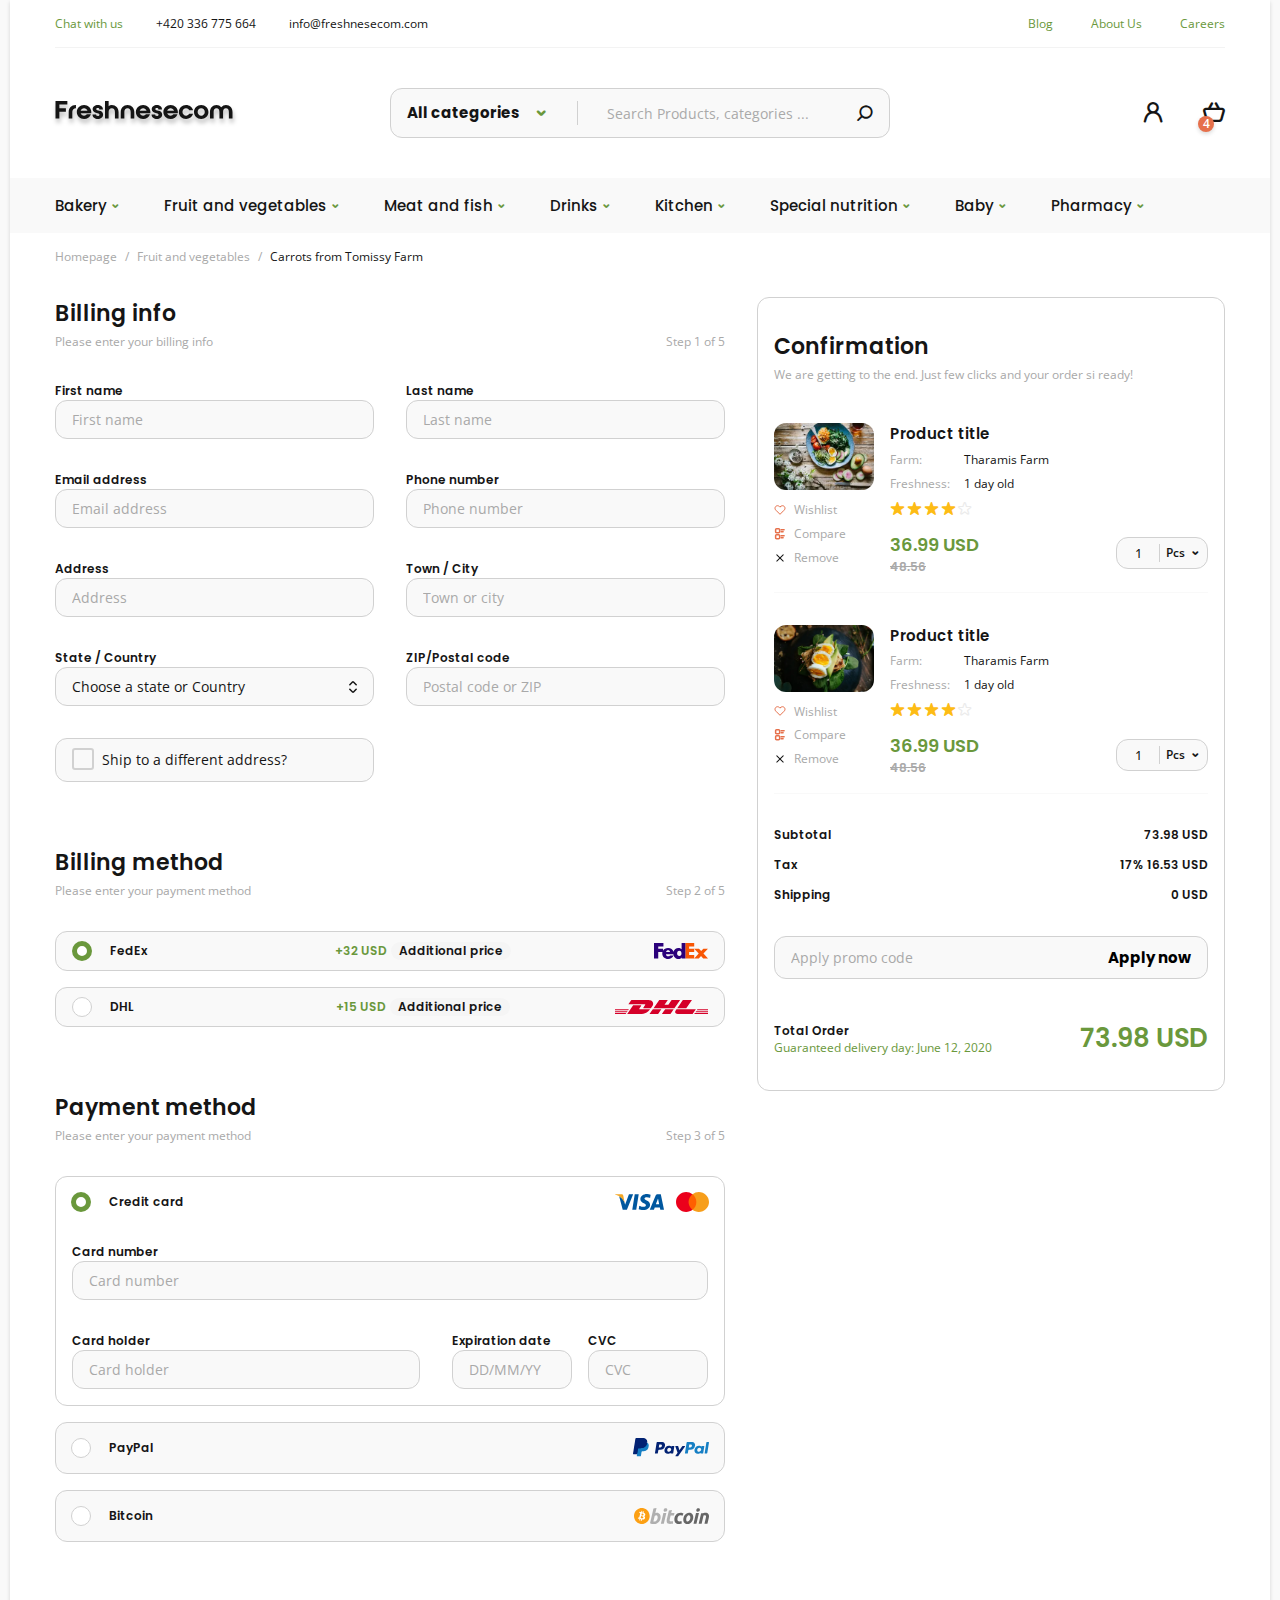
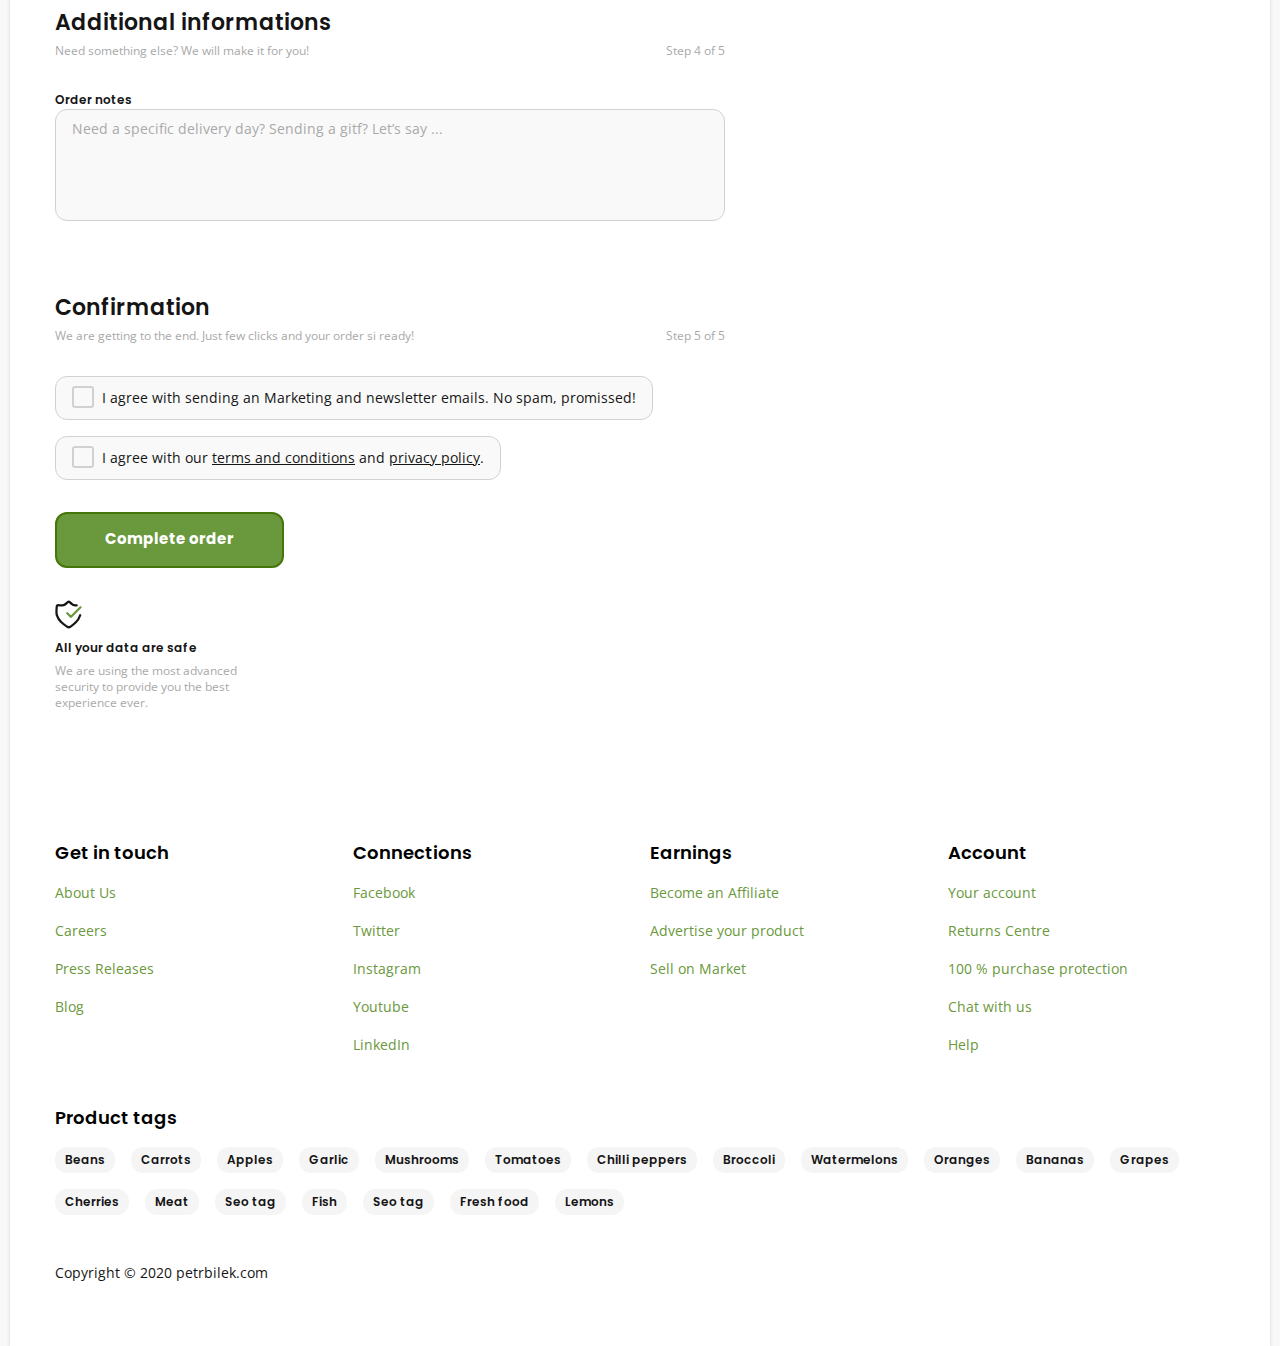
<file: docs/order.html>
<!DOCTYPE html><html lang="ru"><head>	<title>Order</title>	<meta charset="UTF-8">	<meta name="format-detection" content="telephone=no">	<link rel="stylesheet" href="css/style.min.css">	<link rel="shortcut icon" href="img/favicon.ico">	<!-- <meta name="robots" content="noindex, nofollow"> -->	<!-- <meta name="viewport" content="width=device-width, initial-scale=1.0, maximum-scale=1.0, user-scalable=0"> -->	<meta name="viewport" content="width=device-width, initial-scale=1.0"></head><body>	<div class="wrapper">		<header class="header">	<div class="header__top header-top" data-da=".menu__body,768">		<div class="header-top__column">			<a class="header-top__link" href="#">Chat with us</a>			<a class="header-top__link" href="tel:+420336775664">+420 336 775 664</a>			<a class="header-top__link" href="mailto:info@freshnesecom.com">info@freshnesecom.com</a>		</div>		<div class="header-top__column">			<a class="header-top__link" href="blogs.html">Blog</a>			<a class="header-top__link" href="#">About Us</a>			<a class="header-top__link" href="#">Careers</a>		</div>	</div>	<div class="header__middle header-middle">		<div class="header-middle__logo">			<a href="./"><picture><source srcset="img/logo.svg" type="image/webp"><img src="img/logo.svg" alt="logo"></picture></a>		</div>		<div class="header-middle__search">			<form class="searcher" action="#" method="get">				<div class="searcher__select">					<div class="searcher__title searcher-title _icon-arrow">						<span class="searcher-title__text">All categories</span>						<span class="searcher-title__qty" data-text="Selected: "></span>					</div>					<div class="searcher__categories searcher-categories" hidden>						<div class="searcher-categories__body">							<div class="searcher-categories__column">								<div class="searcher-categories__checkbox checkbox" data-checkbox>									<input class="checkbox__input" type="checkbox" name="form[]" value="1">									<span class="checkbox__text">Bakery</span>								</div>							</div>							<div class="searcher-categories__column">								<div class="searcher-categories__checkbox checkbox" data-checkbox>									<input class="checkbox__input" type="checkbox" name="form[]" value="2">									<span class="checkbox__text">Fruit and vegetables</span>								</div>							</div>							<div class="searcher-categories__column">								<div class="searcher-categories__checkbox checkbox" data-checkbox>									<input class="checkbox__input" type="checkbox" name="form[]" value="3">									<span class="checkbox__text">Meat and fish</span>								</div>							</div>							<div class="searcher-categories__column">								<div class="searcher-categories__checkbox checkbox" data-checkbox>									<input class="checkbox__input" type="checkbox" name="form[]" value="4">									<span class="checkbox__text">Drinks</span>								</div>							</div>							<div class="searcher-categories__column">								<div class="searcher-categories__checkbox checkbox" data-checkbox>									<input class="checkbox__input" type="checkbox" name="form[]" value="5">									<span class="checkbox__text">Kitchen</span>								</div>							</div>							<div class="searcher-categories__column">								<div class="searcher-categories__checkbox checkbox" data-checkbox>									<input class="checkbox__input" type="checkbox" name="form[]" value="6">									<span class="checkbox__text">Special nutrition</span>								</div>							</div>							<div class="searcher-categories__column">								<div class="searcher-categories__checkbox checkbox" data-checkbox>									<input class="checkbox__input" type="checkbox" name="form[]" value="7">									<span class="checkbox__text">Baby</span>								</div>							</div>							<div class="searcher-categories__column">								<div class="searcher-categories__checkbox checkbox" data-checkbox>									<input class="checkbox__input" type="checkbox" name="form[]" value="8">									<span class="checkbox__text">Pharmacy</span>								</div>							</div>						</div>					</div>				</div>				<input class="searcher__input input" type="text" name="form[]" data-value="Search Products, categories ..." autocomplete="off">				<button class="searcher__search _icon-search" type="submit"></button>			</form>		</div>		<div class="header-middle__actions header-actions">			<a href="#" class="header-actions__search _icon-search"></a>			<a href="#" class="header-actions__sing-in _icon-person"></a>			<button class="header-actions__cart _icon-cart"><span>4</span></button>			<button class="header-actions__icon-menu icon-menu" type="button">				<span></span>				<span></span>				<span></span>			</button>		</div>		<div class="cart-preview">			<div class="cart-preview__headline">				<div class="cart-preview__title">Shopping cart</div>				<a class="cart-preview__close _icon-remove" href="#">Close</a>			</div>			<div class="cart-preview__items" data-simplebar>				<div class="cart-preview__item cart-item">					<div class="cart-item__image-block">						<a class="cart-item__img _ibg" href="details.html">							<picture><source srcset="img/b3.webp" type="image/webp"><img src="img/b3.jpg" alt="image"></picture>						</a>						<div class="cart-item__actions">							<a class="cart-item__action" href="#">								<svg class="cart-item__action-img cart-item__action-img_wish" width="12" height="10" viewBox="0 0 12 10" fill="none" xmlns="http://www.w3.org/2000/svg">									<path fill-rule="evenodd" clip-rule="evenodd" stroke="#E6704B" stroke-linecap="round" stroke-linejoin="bevel" d="M6.65559 1.44501C7.13297 0.967619 7.78045 0.699425 8.45559 0.699425C9.13072 0.699425 9.7782 0.967619 10.2556 1.44501C10.733 1.9224 11.0012 2.56988 11.0012 3.24501C11.0012 3.92014 10.733 4.56762 10.2556 5.04501L9.60059 5.70001L6.00059 9.30001L2.40058 5.70001L1.74558 5.04501C1.26819 4.56762 1 3.92014 1 3.24501C1 2.56988 1.26819 1.9224 1.74558 1.44501C2.22297 0.967619 2.87045 0.699425 3.54558 0.699425C4.22072 0.699425 4.86819 0.967619 5.34558 1.44501L6.00059 2.10001L6.65559 1.44501Z" />								</svg>								<span>Wishlist</span>							</a>							<a class="cart-item__action" href="#">								<svg class="cart-item__action-img cart-item__action-img_compare" width="14" height="16" viewBox="0 0 14 16" fill="none" xmlns="http://www.w3.org/2000/svg">									<path fill-rule="evenodd" clip-rule="evenodd" fill="#E6704B" d="M2.49544 2C2.31135 2 2.16211 2.14924 2.16211 2.33333V5C2.16211 5.18409 2.31135 5.33333 2.49544 5.33333H5.16211C5.3462 5.33333 5.49544 5.18409 5.49544 5V2.33333C5.49544 2.14924 5.3462 2 5.16211 2H2.49544ZM0.162109 2.33333C0.162109 1.04467 1.20678 0 2.49544 0H5.16211C6.45077 0 7.49544 1.04467 7.49544 2.33333V5C7.49544 6.28866 6.45077 7.33333 5.16211 7.33333H2.49544C1.20678 7.33333 0.162109 6.28866 0.162109 5V2.33333Z" />									<path fill-rule="evenodd" clip-rule="evenodd" fill="#E6704B" d="M2.49544 10C2.31135 10 2.16211 10.1492 2.16211 10.3333V13C2.16211 13.1841 2.31135 13.3333 2.49544 13.3333H5.16211C5.3462 13.3333 5.49544 13.1841 5.49544 13V10.3333C5.49544 10.1492 5.3462 10 5.16211 10H2.49544ZM0.162109 10.3333C0.162109 9.04467 1.20678 8 2.49544 8H5.16211C6.45077 8 7.49544 9.04467 7.49544 10.3333V13C7.49544 14.2887 6.45077 15.3333 5.16211 15.3333H2.49544C1.20678 15.3333 0.162109 14.2887 0.162109 13V10.3333Z" />									<path fill-rule="evenodd" clip-rule="evenodd" fill="#E6704B" d="M7.49609 10.3332C7.49609 9.78088 7.94381 9.33316 8.49609 9.33316H12.4961C13.0484 9.33316 13.4961 9.78088 13.4961 10.3332C13.4961 10.8854 13.0484 11.3332 12.4961 11.3332H8.49609C7.94381 11.3332 7.49609 10.8854 7.49609 10.3332Z" />									<path fill-rule="evenodd" clip-rule="evenodd" fill="#E6704B" d="M7.49609 13C7.49609 12.4477 7.94381 12 8.49609 12H11.1628C11.715 12 12.1628 12.4477 12.1628 13C12.1628 13.5523 11.715 14 11.1628 14H8.49609C7.94381 14 7.49609 13.5523 7.49609 13Z" />									<path fill-rule="evenodd" clip-rule="evenodd" fill="#E6704B" d="M7.49609 5C7.49609 4.44772 7.94381 4 8.49609 4H11.1628C11.715 4 12.1628 4.44772 12.1628 5C12.1628 5.55228 11.715 6 11.1628 6H8.49609C7.94381 6 7.49609 5.55228 7.49609 5Z" />									<path fill-rule="evenodd" clip-rule="evenodd" fill="#E6704B" d="M7.49609 2.33316C7.49609 1.78088 7.94381 1.33316 8.49609 1.33316H12.4961C13.0484 1.33316 13.4961 1.78088 13.4961 2.33316C13.4961 2.88545 13.0484 3.33316 12.4961 3.33316H8.49609C7.94381 3.33316 7.49609 2.88545 7.49609 2.33316Z" />								</svg>								<span>Compare</span>							</a>							<a class="cart-item__action" href="#">								<svg class="cart-item__action-img cart-item__action-img_remove" width="8" height="8" viewBox="0 0 8 8" fill="none" xmlns="http://www.w3.org/2000/svg">									<path fill-rule="evenodd" clip-rule="evenodd" fill="#151515" d="M0.466759 0.466454C0.662021 0.271192 0.978604 0.271192 1.17387 0.466454L7.53387 6.82646C7.72913 7.02172 7.72913 7.3383 7.53387 7.53356C7.3386 7.72882 7.02202 7.72882 6.82676 7.53356L0.466759 1.17356C0.271497 0.978298 0.271497 0.661716 0.466759 0.466454Z" />									<path fill-rule="evenodd" clip-rule="evenodd" fill="#151515" d="M7.53387 0.466454C7.72913 0.661716 7.72913 0.978298 7.53387 1.17356L1.17387 7.53356C0.978604 7.72882 0.662021 7.72882 0.466759 7.53356C0.271497 7.3383 0.271497 7.02172 0.466759 6.82646L6.82676 0.466454C7.02202 0.271192 7.3386 0.271192 7.53387 0.466454Z" />								</svg>								<span>Remove</span>							</a>						</div>					</div>					<div class="cart-item__main-block">						<div class="cart-item__title title-15"><a href="details.html">Product title</a></div>						<div class="cart-item__info">							<div class="cart-item__info-parameter">Farm:</div>							<div class="cart-item__info-value">Tharamis Farm</div>							<div class="cart-item__info-parameter">Freshness:</div>							<div class="cart-item__info-value">1 day old</div>						</div>						<div class="cart-item__rating cart-item-rating">							<div class="cart-item-rating__star cart-item-rating__star_active"></div>							<div class="cart-item-rating__star cart-item-rating__star_active"></div>							<div class="cart-item-rating__star cart-item-rating__star_active"></div>							<div class="cart-item-rating__star cart-item-rating__star_active"></div>							<div class="cart-item-rating__star"></div>						</div>					</div>					<div class="cart-item__price-block">						<div class="cart-item__price-info">							<div class="cart-item__price">36.99 <span class="cart-item__currency">USD</span></div>							<div class="cart-item__old-price">48.56</div>						</div>						<div class="cart-item__qty qty qty_normal">							<input class="qty__input _digital" type="text" name="form[]" data-value="1" data-error="" autocomplete="off">							<div class="qty__selector">								<div class="qty__title _icon-arrow">Pcs</div>								<div class="qty__items" hidden>									<div class="qty__item" data-qty="1">1</div>									<div class="qty__item" data-qty="2">2</div>									<div class="qty__item" data-qty="3">3</div>									<div class="qty__item" data-qty="4">4</div>									<div class="qty__item" data-qty="5">5</div>									<div class="qty__item" data-qty="6">6</div>								</div>							</div>						</div>					</div>				</div>				<div class="cart-preview__item cart-item">					<div class="cart-item__image-block">						<a class="cart-item__img _ibg" href="details.html">							<picture><source srcset="img/img1.webp" type="image/webp"><img src="img/img1.jpg" alt="image"></picture>						</a>						<div class="cart-item__actions">							<a class="cart-item__action" href="#">								<svg class="cart-item__action-img cart-item__action-img_wish" width="12" height="10" viewBox="0 0 12 10" fill="none" xmlns="http://www.w3.org/2000/svg">									<path fill-rule="evenodd" clip-rule="evenodd" stroke="#E6704B" stroke-linecap="round" stroke-linejoin="bevel" d="M6.65559 1.44501C7.13297 0.967619 7.78045 0.699425 8.45559 0.699425C9.13072 0.699425 9.7782 0.967619 10.2556 1.44501C10.733 1.9224 11.0012 2.56988 11.0012 3.24501C11.0012 3.92014 10.733 4.56762 10.2556 5.04501L9.60059 5.70001L6.00059 9.30001L2.40058 5.70001L1.74558 5.04501C1.26819 4.56762 1 3.92014 1 3.24501C1 2.56988 1.26819 1.9224 1.74558 1.44501C2.22297 0.967619 2.87045 0.699425 3.54558 0.699425C4.22072 0.699425 4.86819 0.967619 5.34558 1.44501L6.00059 2.10001L6.65559 1.44501Z" />								</svg>								<span>Wishlist</span>							</a>							<a class="cart-item__action" href="#">								<svg class="cart-item__action-img cart-item__action-img_compare" width="14" height="16" viewBox="0 0 14 16" fill="none" xmlns="http://www.w3.org/2000/svg">									<path fill-rule="evenodd" clip-rule="evenodd" fill="#E6704B" d="M2.49544 2C2.31135 2 2.16211 2.14924 2.16211 2.33333V5C2.16211 5.18409 2.31135 5.33333 2.49544 5.33333H5.16211C5.3462 5.33333 5.49544 5.18409 5.49544 5V2.33333C5.49544 2.14924 5.3462 2 5.16211 2H2.49544ZM0.162109 2.33333C0.162109 1.04467 1.20678 0 2.49544 0H5.16211C6.45077 0 7.49544 1.04467 7.49544 2.33333V5C7.49544 6.28866 6.45077 7.33333 5.16211 7.33333H2.49544C1.20678 7.33333 0.162109 6.28866 0.162109 5V2.33333Z" />									<path fill-rule="evenodd" clip-rule="evenodd" fill="#E6704B" d="M2.49544 10C2.31135 10 2.16211 10.1492 2.16211 10.3333V13C2.16211 13.1841 2.31135 13.3333 2.49544 13.3333H5.16211C5.3462 13.3333 5.49544 13.1841 5.49544 13V10.3333C5.49544 10.1492 5.3462 10 5.16211 10H2.49544ZM0.162109 10.3333C0.162109 9.04467 1.20678 8 2.49544 8H5.16211C6.45077 8 7.49544 9.04467 7.49544 10.3333V13C7.49544 14.2887 6.45077 15.3333 5.16211 15.3333H2.49544C1.20678 15.3333 0.162109 14.2887 0.162109 13V10.3333Z" />									<path fill-rule="evenodd" clip-rule="evenodd" fill="#E6704B" d="M7.49609 10.3332C7.49609 9.78088 7.94381 9.33316 8.49609 9.33316H12.4961C13.0484 9.33316 13.4961 9.78088 13.4961 10.3332C13.4961 10.8854 13.0484 11.3332 12.4961 11.3332H8.49609C7.94381 11.3332 7.49609 10.8854 7.49609 10.3332Z" />									<path fill-rule="evenodd" clip-rule="evenodd" fill="#E6704B" d="M7.49609 13C7.49609 12.4477 7.94381 12 8.49609 12H11.1628C11.715 12 12.1628 12.4477 12.1628 13C12.1628 13.5523 11.715 14 11.1628 14H8.49609C7.94381 14 7.49609 13.5523 7.49609 13Z" />									<path fill-rule="evenodd" clip-rule="evenodd" fill="#E6704B" d="M7.49609 5C7.49609 4.44772 7.94381 4 8.49609 4H11.1628C11.715 4 12.1628 4.44772 12.1628 5C12.1628 5.55228 11.715 6 11.1628 6H8.49609C7.94381 6 7.49609 5.55228 7.49609 5Z" />									<path fill-rule="evenodd" clip-rule="evenodd" fill="#E6704B" d="M7.49609 2.33316C7.49609 1.78088 7.94381 1.33316 8.49609 1.33316H12.4961C13.0484 1.33316 13.4961 1.78088 13.4961 2.33316C13.4961 2.88545 13.0484 3.33316 12.4961 3.33316H8.49609C7.94381 3.33316 7.49609 2.88545 7.49609 2.33316Z" />								</svg>								<span>Compare</span>							</a>							<a class="cart-item__action" href="#">								<svg class="cart-item__action-img cart-item__action-img_remove" width="8" height="8" viewBox="0 0 8 8" fill="none" xmlns="http://www.w3.org/2000/svg">									<path fill-rule="evenodd" clip-rule="evenodd" fill="#151515" d="M0.466759 0.466454C0.662021 0.271192 0.978604 0.271192 1.17387 0.466454L7.53387 6.82646C7.72913 7.02172 7.72913 7.3383 7.53387 7.53356C7.3386 7.72882 7.02202 7.72882 6.82676 7.53356L0.466759 1.17356C0.271497 0.978298 0.271497 0.661716 0.466759 0.466454Z" />									<path fill-rule="evenodd" clip-rule="evenodd" fill="#151515" d="M7.53387 0.466454C7.72913 0.661716 7.72913 0.978298 7.53387 1.17356L1.17387 7.53356C0.978604 7.72882 0.662021 7.72882 0.466759 7.53356C0.271497 7.3383 0.271497 7.02172 0.466759 6.82646L6.82676 0.466454C7.02202 0.271192 7.3386 0.271192 7.53387 0.466454Z" />								</svg>								<span>Remove</span>							</a>						</div>					</div>					<div class="cart-item__main-block">						<div class="cart-item__title title-15"><a href="details.html">Product title</a></div>						<div class="cart-item__info">							<div class="cart-item__info-parameter">Farm:</div>							<div class="cart-item__info-value">Tharamis Farm</div>							<div class="cart-item__info-parameter">Freshness:</div>							<div class="cart-item__info-value">1 day old</div>						</div>						<div class="cart-item__rating cart-item-rating">							<div class="cart-item-rating__star cart-item-rating__star_active"></div>							<div class="cart-item-rating__star cart-item-rating__star_active"></div>							<div class="cart-item-rating__star cart-item-rating__star_active"></div>							<div class="cart-item-rating__star cart-item-rating__star_active"></div>							<div class="cart-item-rating__star"></div>						</div>					</div>					<div class="cart-item__price-block">						<div class="cart-item__price-info">							<div class="cart-item__price">36.99 <span class="cart-item__currency">USD</span></div>							<div class="cart-item__old-price">48.56</div>						</div>						<div class="cart-item__qty qty qty_normal">							<input class="qty__input _digital" type="text" name="form[]" data-value="1" data-error="" autocomplete="off">							<div class="qty__selector">								<div class="qty__title _icon-arrow">Pcs</div>								<div class="qty__items" hidden>									<div class="qty__item" data-qty="1">1</div>									<div class="qty__item" data-qty="2">2</div>									<div class="qty__item" data-qty="3">3</div>									<div class="qty__item" data-qty="4">4</div>									<div class="qty__item" data-qty="5">5</div>									<div class="qty__item" data-qty="6">6</div>								</div>							</div>						</div>					</div>				</div>				<div class="cart-preview__item cart-item">					<div class="cart-item__image-block">						<a class="cart-item__img _ibg" href="details.html">							<picture><source srcset="img/b5.webp" type="image/webp"><img src="img/b5.jpg" alt="image"></picture>						</a>						<div class="cart-item__actions">							<a class="cart-item__action" href="#">								<svg class="cart-item__action-img cart-item__action-img_wish" width="12" height="10" viewBox="0 0 12 10" fill="none" xmlns="http://www.w3.org/2000/svg">									<path fill-rule="evenodd" clip-rule="evenodd" stroke="#E6704B" stroke-linecap="round" stroke-linejoin="bevel" d="M6.65559 1.44501C7.13297 0.967619 7.78045 0.699425 8.45559 0.699425C9.13072 0.699425 9.7782 0.967619 10.2556 1.44501C10.733 1.9224 11.0012 2.56988 11.0012 3.24501C11.0012 3.92014 10.733 4.56762 10.2556 5.04501L9.60059 5.70001L6.00059 9.30001L2.40058 5.70001L1.74558 5.04501C1.26819 4.56762 1 3.92014 1 3.24501C1 2.56988 1.26819 1.9224 1.74558 1.44501C2.22297 0.967619 2.87045 0.699425 3.54558 0.699425C4.22072 0.699425 4.86819 0.967619 5.34558 1.44501L6.00059 2.10001L6.65559 1.44501Z" />								</svg>								<span>Wishlist</span>							</a>							<a class="cart-item__action" href="#">								<svg class="cart-item__action-img cart-item__action-img_compare" width="14" height="16" viewBox="0 0 14 16" fill="none" xmlns="http://www.w3.org/2000/svg">									<path fill-rule="evenodd" clip-rule="evenodd" fill="#E6704B" d="M2.49544 2C2.31135 2 2.16211 2.14924 2.16211 2.33333V5C2.16211 5.18409 2.31135 5.33333 2.49544 5.33333H5.16211C5.3462 5.33333 5.49544 5.18409 5.49544 5V2.33333C5.49544 2.14924 5.3462 2 5.16211 2H2.49544ZM0.162109 2.33333C0.162109 1.04467 1.20678 0 2.49544 0H5.16211C6.45077 0 7.49544 1.04467 7.49544 2.33333V5C7.49544 6.28866 6.45077 7.33333 5.16211 7.33333H2.49544C1.20678 7.33333 0.162109 6.28866 0.162109 5V2.33333Z" />									<path fill-rule="evenodd" clip-rule="evenodd" fill="#E6704B" d="M2.49544 10C2.31135 10 2.16211 10.1492 2.16211 10.3333V13C2.16211 13.1841 2.31135 13.3333 2.49544 13.3333H5.16211C5.3462 13.3333 5.49544 13.1841 5.49544 13V10.3333C5.49544 10.1492 5.3462 10 5.16211 10H2.49544ZM0.162109 10.3333C0.162109 9.04467 1.20678 8 2.49544 8H5.16211C6.45077 8 7.49544 9.04467 7.49544 10.3333V13C7.49544 14.2887 6.45077 15.3333 5.16211 15.3333H2.49544C1.20678 15.3333 0.162109 14.2887 0.162109 13V10.3333Z" />									<path fill-rule="evenodd" clip-rule="evenodd" fill="#E6704B" d="M7.49609 10.3332C7.49609 9.78088 7.94381 9.33316 8.49609 9.33316H12.4961C13.0484 9.33316 13.4961 9.78088 13.4961 10.3332C13.4961 10.8854 13.0484 11.3332 12.4961 11.3332H8.49609C7.94381 11.3332 7.49609 10.8854 7.49609 10.3332Z" />									<path fill-rule="evenodd" clip-rule="evenodd" fill="#E6704B" d="M7.49609 13C7.49609 12.4477 7.94381 12 8.49609 12H11.1628C11.715 12 12.1628 12.4477 12.1628 13C12.1628 13.5523 11.715 14 11.1628 14H8.49609C7.94381 14 7.49609 13.5523 7.49609 13Z" />									<path fill-rule="evenodd" clip-rule="evenodd" fill="#E6704B" d="M7.49609 5C7.49609 4.44772 7.94381 4 8.49609 4H11.1628C11.715 4 12.1628 4.44772 12.1628 5C12.1628 5.55228 11.715 6 11.1628 6H8.49609C7.94381 6 7.49609 5.55228 7.49609 5Z" />									<path fill-rule="evenodd" clip-rule="evenodd" fill="#E6704B" d="M7.49609 2.33316C7.49609 1.78088 7.94381 1.33316 8.49609 1.33316H12.4961C13.0484 1.33316 13.4961 1.78088 13.4961 2.33316C13.4961 2.88545 13.0484 3.33316 12.4961 3.33316H8.49609C7.94381 3.33316 7.49609 2.88545 7.49609 2.33316Z" />								</svg>								<span>Compare</span>							</a>							<a class="cart-item__action" href="#">								<svg class="cart-item__action-img cart-item__action-img_remove" width="8" height="8" viewBox="0 0 8 8" fill="none" xmlns="http://www.w3.org/2000/svg">									<path fill-rule="evenodd" clip-rule="evenodd" fill="#151515" d="M0.466759 0.466454C0.662021 0.271192 0.978604 0.271192 1.17387 0.466454L7.53387 6.82646C7.72913 7.02172 7.72913 7.3383 7.53387 7.53356C7.3386 7.72882 7.02202 7.72882 6.82676 7.53356L0.466759 1.17356C0.271497 0.978298 0.271497 0.661716 0.466759 0.466454Z" />									<path fill-rule="evenodd" clip-rule="evenodd" fill="#151515" d="M7.53387 0.466454C7.72913 0.661716 7.72913 0.978298 7.53387 1.17356L1.17387 7.53356C0.978604 7.72882 0.662021 7.72882 0.466759 7.53356C0.271497 7.3383 0.271497 7.02172 0.466759 6.82646L6.82676 0.466454C7.02202 0.271192 7.3386 0.271192 7.53387 0.466454Z" />								</svg>								<span>Remove</span>							</a>						</div>					</div>					<div class="cart-item__main-block">						<div class="cart-item__title title-15"><a href="details.html">Product title</a></div>						<div class="cart-item__info">							<div class="cart-item__info-parameter">Farm:</div>							<div class="cart-item__info-value">Tharamis Farm</div>							<div class="cart-item__info-parameter">Freshness:</div>							<div class="cart-item__info-value">1 day old</div>						</div>						<div class="cart-item__rating cart-item-rating">							<div class="cart-item-rating__star cart-item-rating__star_active"></div>							<div class="cart-item-rating__star cart-item-rating__star_active"></div>							<div class="cart-item-rating__star cart-item-rating__star_active"></div>							<div class="cart-item-rating__star cart-item-rating__star_active"></div>							<div class="cart-item-rating__star"></div>						</div>					</div>					<div class="cart-item__price-block">						<div class="cart-item__price-info">							<div class="cart-item__price">36.99 <span class="cart-item__currency">USD</span></div>							<div class="cart-item__old-price">48.56</div>						</div>						<div class="cart-item__qty qty qty_normal">							<input class="qty__input _digital" type="text" name="form[]" data-value="1" data-error="" autocomplete="off">							<div class="qty__selector">								<div class="qty__title _icon-arrow">Pcs</div>								<div class="qty__items" hidden>									<div class="qty__item" data-qty="1">1</div>									<div class="qty__item" data-qty="2">2</div>									<div class="qty__item" data-qty="3">3</div>									<div class="qty__item" data-qty="4">4</div>									<div class="qty__item" data-qty="5">5</div>									<div class="qty__item" data-qty="6">6</div>								</div>							</div>						</div>					</div>				</div>				<div class="cart-preview__item cart-item">					<div class="cart-item__image-block">						<a class="cart-item__img _ibg" href="details.html">							<picture><source srcset="img/b8.webp" type="image/webp"><img src="img/b8.jpg" alt="image"></picture>						</a>						<div class="cart-item__actions">							<a class="cart-item__action" href="#">								<svg class="cart-item__action-img cart-item__action-img_wish" width="12" height="10" viewBox="0 0 12 10" fill="none" xmlns="http://www.w3.org/2000/svg">									<path fill-rule="evenodd" clip-rule="evenodd" stroke="#E6704B" stroke-linecap="round" stroke-linejoin="bevel" d="M6.65559 1.44501C7.13297 0.967619 7.78045 0.699425 8.45559 0.699425C9.13072 0.699425 9.7782 0.967619 10.2556 1.44501C10.733 1.9224 11.0012 2.56988 11.0012 3.24501C11.0012 3.92014 10.733 4.56762 10.2556 5.04501L9.60059 5.70001L6.00059 9.30001L2.40058 5.70001L1.74558 5.04501C1.26819 4.56762 1 3.92014 1 3.24501C1 2.56988 1.26819 1.9224 1.74558 1.44501C2.22297 0.967619 2.87045 0.699425 3.54558 0.699425C4.22072 0.699425 4.86819 0.967619 5.34558 1.44501L6.00059 2.10001L6.65559 1.44501Z" />								</svg>								<span>Wishlist</span>							</a>							<a class="cart-item__action" href="#">								<svg class="cart-item__action-img cart-item__action-img_compare" width="14" height="16" viewBox="0 0 14 16" fill="none" xmlns="http://www.w3.org/2000/svg">									<path fill-rule="evenodd" clip-rule="evenodd" fill="#E6704B" d="M2.49544 2C2.31135 2 2.16211 2.14924 2.16211 2.33333V5C2.16211 5.18409 2.31135 5.33333 2.49544 5.33333H5.16211C5.3462 5.33333 5.49544 5.18409 5.49544 5V2.33333C5.49544 2.14924 5.3462 2 5.16211 2H2.49544ZM0.162109 2.33333C0.162109 1.04467 1.20678 0 2.49544 0H5.16211C6.45077 0 7.49544 1.04467 7.49544 2.33333V5C7.49544 6.28866 6.45077 7.33333 5.16211 7.33333H2.49544C1.20678 7.33333 0.162109 6.28866 0.162109 5V2.33333Z" />									<path fill-rule="evenodd" clip-rule="evenodd" fill="#E6704B" d="M2.49544 10C2.31135 10 2.16211 10.1492 2.16211 10.3333V13C2.16211 13.1841 2.31135 13.3333 2.49544 13.3333H5.16211C5.3462 13.3333 5.49544 13.1841 5.49544 13V10.3333C5.49544 10.1492 5.3462 10 5.16211 10H2.49544ZM0.162109 10.3333C0.162109 9.04467 1.20678 8 2.49544 8H5.16211C6.45077 8 7.49544 9.04467 7.49544 10.3333V13C7.49544 14.2887 6.45077 15.3333 5.16211 15.3333H2.49544C1.20678 15.3333 0.162109 14.2887 0.162109 13V10.3333Z" />									<path fill-rule="evenodd" clip-rule="evenodd" fill="#E6704B" d="M7.49609 10.3332C7.49609 9.78088 7.94381 9.33316 8.49609 9.33316H12.4961C13.0484 9.33316 13.4961 9.78088 13.4961 10.3332C13.4961 10.8854 13.0484 11.3332 12.4961 11.3332H8.49609C7.94381 11.3332 7.49609 10.8854 7.49609 10.3332Z" />									<path fill-rule="evenodd" clip-rule="evenodd" fill="#E6704B" d="M7.49609 13C7.49609 12.4477 7.94381 12 8.49609 12H11.1628C11.715 12 12.1628 12.4477 12.1628 13C12.1628 13.5523 11.715 14 11.1628 14H8.49609C7.94381 14 7.49609 13.5523 7.49609 13Z" />									<path fill-rule="evenodd" clip-rule="evenodd" fill="#E6704B" d="M7.49609 5C7.49609 4.44772 7.94381 4 8.49609 4H11.1628C11.715 4 12.1628 4.44772 12.1628 5C12.1628 5.55228 11.715 6 11.1628 6H8.49609C7.94381 6 7.49609 5.55228 7.49609 5Z" />									<path fill-rule="evenodd" clip-rule="evenodd" fill="#E6704B" d="M7.49609 2.33316C7.49609 1.78088 7.94381 1.33316 8.49609 1.33316H12.4961C13.0484 1.33316 13.4961 1.78088 13.4961 2.33316C13.4961 2.88545 13.0484 3.33316 12.4961 3.33316H8.49609C7.94381 3.33316 7.49609 2.88545 7.49609 2.33316Z" />								</svg>								<span>Compare</span>							</a>							<a class="cart-item__action" href="#">								<svg class="cart-item__action-img cart-item__action-img_remove" width="8" height="8" viewBox="0 0 8 8" fill="none" xmlns="http://www.w3.org/2000/svg">									<path fill-rule="evenodd" clip-rule="evenodd" fill="#151515" d="M0.466759 0.466454C0.662021 0.271192 0.978604 0.271192 1.17387 0.466454L7.53387 6.82646C7.72913 7.02172 7.72913 7.3383 7.53387 7.53356C7.3386 7.72882 7.02202 7.72882 6.82676 7.53356L0.466759 1.17356C0.271497 0.978298 0.271497 0.661716 0.466759 0.466454Z" />									<path fill-rule="evenodd" clip-rule="evenodd" fill="#151515" d="M7.53387 0.466454C7.72913 0.661716 7.72913 0.978298 7.53387 1.17356L1.17387 7.53356C0.978604 7.72882 0.662021 7.72882 0.466759 7.53356C0.271497 7.3383 0.271497 7.02172 0.466759 6.82646L6.82676 0.466454C7.02202 0.271192 7.3386 0.271192 7.53387 0.466454Z" />								</svg>								<span>Remove</span>							</a>						</div>					</div>					<div class="cart-item__main-block">						<div class="cart-item__title title-15"><a href="details.html">Product title</a></div>						<div class="cart-item__info">							<div class="cart-item__info-parameter">Farm:</div>							<div class="cart-item__info-value">Tharamis Farm</div>							<div class="cart-item__info-parameter">Freshness:</div>							<div class="cart-item__info-value">1 day old</div>						</div>						<div class="cart-item__rating cart-item-rating">							<div class="cart-item-rating__star cart-item-rating__star_active"></div>							<div class="cart-item-rating__star cart-item-rating__star_active"></div>							<div class="cart-item-rating__star cart-item-rating__star_active"></div>							<div class="cart-item-rating__star cart-item-rating__star_active"></div>							<div class="cart-item-rating__star"></div>						</div>					</div>					<div class="cart-item__price-block">						<div class="cart-item__price-info">							<div class="cart-item__price">36.99 <span class="cart-item__currency">USD</span></div>							<div class="cart-item__old-price">48.56</div>						</div>						<div class="cart-item__qty qty qty_normal">							<input class="qty__input _digital" type="text" name="form[]" data-value="1" data-error="" autocomplete="off">							<div class="qty__selector">								<div class="qty__title _icon-arrow">Pcs</div>								<div class="qty__items" hidden>									<div class="qty__item" data-qty="1">1</div>									<div class="qty__item" data-qty="2">2</div>									<div class="qty__item" data-qty="3">3</div>									<div class="qty__item" data-qty="4">4</div>									<div class="qty__item" data-qty="5">5</div>									<div class="qty__item" data-qty="6">6</div>								</div>							</div>						</div>					</div>				</div>			</div>			<div class="cart-preview__subtotal">				<div class="cart-preview__label">Subtotal</div>				<div class="cart-preview__coast">147.96‬ <span>USD</span></div>			</div>			<div class="cart-preview__bottomline">				<a class="cart-preview__btn cart-preview__btn_continue btn btn_normal btn_white" href="#">Continue shopping</a>				<a class="cart-preview__btn cart-preview__btn_checkout btn btn_normal btn_green" href="order.html">Go to Checkout</a>			</div>		</div>	</div>	<div class="header__bottom">		<div class="menu">			<nav class="menu__body">				<ul class="menu__list" data-spollers="768,max">					<li class="menu__item">						<a class="menu__link" href="catalog-grid.html">Bakery</a>						<button class="menu__arrow _icon-arrow" type="button" data-spoller></button>						<ul class="menu__sub-list">							<li class="menu__sub-item"><a class="menu__sub-link" href="catalog-grid.html">Ipsum dolor</a></li>							<li class="menu__sub-item"><a class="menu__sub-link" href="catalog-grid.html">Lorem dolor</a></li>							<li class="menu__sub-item"><a class="menu__sub-link" href="catalog-grid.html">Lorem, ipsum</a></li>							<li class="menu__sub-item"><a class="menu__sub-link" href="catalog-grid.html">Dolor</a></li>							<li class="menu__sub-item"><a class="menu__sub-link" href="catalog-grid.html">Lorem</a></li>						</ul>					</li>					<li class="menu__item">						<a class="menu__link" href="catalog.html">Fruit and vegetables</a>						<button class="menu__arrow _icon-arrow" type="button" data-spoller></button>						<ul class="menu__sub-list">							<li class="menu__sub-item"><a class="menu__sub-link" href="catalog.html">Ipsum dolor</a></li>							<li class="menu__sub-item"><a class="menu__sub-link" href="catalog.html">Lorem dolor</a></li>							<li class="menu__sub-item"><a class="menu__sub-link" href="catalog.html">Lorem, ipsum</a></li>							<li class="menu__sub-item"><a class="menu__sub-link" href="catalog.html">Dolor</a></li>							<li class="menu__sub-item"><a class="menu__sub-link" href="catalog.html">Lorem</a></li>						</ul>					</li>					<li class="menu__item">						<a class="menu__link" href="catalog.html">Meat and fish</a>						<button class="menu__arrow _icon-arrow" type="button" data-spoller></button>						<ul class="menu__sub-list">							<li class="menu__sub-item"><a class="menu__sub-link" href="catalog.html">Ipsum dolor</a></li>							<li class="menu__sub-item"><a class="menu__sub-link" href="catalog.html">Lorem dolor</a></li>							<li class="menu__sub-item"><a class="menu__sub-link" href="catalog.html">Lorem, ipsum</a></li>							<li class="menu__sub-item"><a class="menu__sub-link" href="catalog.html">Dolor</a></li>							<li class="menu__sub-item"><a class="menu__sub-link" href="catalog.html">Lorem</a></li>						</ul>					</li>					<li class="menu__item">						<a class="menu__link" href="catalog.html">Drinks</a>						<button class="menu__arrow _icon-arrow" type="button" data-spoller></button>						<ul class="menu__sub-list">							<li class="menu__sub-item"><a class="menu__sub-link" href="catalog.html">Ipsum dolor</a></li>							<li class="menu__sub-item"><a class="menu__sub-link" href="catalog.html">Lorem dolor</a></li>							<li class="menu__sub-item"><a class="menu__sub-link" href="catalog.html">Lorem, ipsum</a></li>							<li class="menu__sub-item"><a class="menu__sub-link" href="catalog.html">Dolor</a></li>							<li class="menu__sub-item"><a class="menu__sub-link" href="catalog.html">Lorem</a></li>						</ul>					</li>					<li class="menu__item">						<a class="menu__link" href="catalog.html">Kitchen</a>						<button class="menu__arrow _icon-arrow" type="button" data-spoller></button>						<ul class="menu__sub-list">							<li class="menu__sub-item"><a class="menu__sub-link" href="catalog.html">Ipsum dolor</a></li>							<li class="menu__sub-item"><a class="menu__sub-link" href="catalog.html">Lorem dolor</a></li>							<li class="menu__sub-item"><a class="menu__sub-link" href="catalog.html">Lorem, ipsum</a></li>							<li class="menu__sub-item"><a class="menu__sub-link" href="catalog.html">Dolor</a></li>							<li class="menu__sub-item"><a class="menu__sub-link" href="catalog.html">Lorem</a></li>						</ul>					</li>					<li class="menu__item">						<a class="menu__link" href="catalog.html">Special nutrition</a>						<button class="menu__arrow _icon-arrow" type="button" data-spoller></button>						<ul class="menu__sub-list">							<li class="menu__sub-item"><a class="menu__sub-link" href="catalog.html">Ipsum dolor</a></li>							<li class="menu__sub-item"><a class="menu__sub-link" href="catalog.html">Lorem dolor</a></li>							<li class="menu__sub-item"><a class="menu__sub-link" href="catalog.html">Lorem, ipsum</a></li>							<li class="menu__sub-item"><a class="menu__sub-link" href="catalog.html">Dolor</a></li>							<li class="menu__sub-item"><a class="menu__sub-link" href="catalog.html">Lorem</a></li>						</ul>					</li>					<li class="menu__item">						<a class="menu__link" href="catalog.html">Baby</a>						<button class="menu__arrow _icon-arrow" type="button" data-spoller></button>						<ul class="menu__sub-list">							<li class="menu__sub-item"><a class="menu__sub-link" href="catalog.html">Ipsum dolor</a></li>							<li class="menu__sub-item"><a class="menu__sub-link" href="catalog.html">Lorem dolor</a></li>							<li class="menu__sub-item"><a class="menu__sub-link" href="catalog.html">Lorem, ipsum</a></li>							<li class="menu__sub-item"><a class="menu__sub-link" href="catalog.html">Dolor</a></li>							<li class="menu__sub-item"><a class="menu__sub-link" href="catalog.html">Lorem</a></li>						</ul>					</li>					<li class="menu__item">						<a class="menu__link" href="catalog.html">Pharmacy</a>						<button class="menu__arrow _icon-arrow" type="button" data-spoller></button>						<ul class="menu__sub-list">							<li class="menu__sub-item"><a class="menu__sub-link" href="catalog.html">Ipsum dolor</a></li>							<li class="menu__sub-item"><a class="menu__sub-link" href="catalog.html">Lorem dolor</a></li>							<li class="menu__sub-item"><a class="menu__sub-link" href="catalog.html">Lorem, ipsum</a></li>							<li class="menu__sub-item"><a class="menu__sub-link" href="catalog.html">Dolor</a></li>							<li class="menu__sub-item"><a class="menu__sub-link" href="catalog.html">Lorem</a></li>						</ul>					</li>				</ul>			</nav>		</div>	</div></header>		<main class="page">			<div class="page__headline page-headline">				<div class="page-headline__breadcrumbs breadcrumbs">					<ul class="breadcrumbs__list">						<li class="breadcrumbs__item"><a class="breadcrumbs__link" href="./">Homepage</a></li>						<li class="breadcrumbs__item"><a class="breadcrumbs__link" href="./catalog.html">Fruit and vegetables</a></li>						<li class="breadcrumbs__item">Carrots from Tomissy Farm</li>					</ul>				</div>			</div>			<div class="page__section order">				<div class="order__steps order-steps">					<form class="order-steps__form" action="#" method="get">						<div class="order-steps__step order-step">							<div class="order-step__title title-block">								<div class="title-block__title title-22">Billing info</div>								<div class="title-block__label"><span>Please enter your billing info</span><span>Step 1 of 5</span></div>							</div>							<div class="order-step__body info-step">								<div class="info-step__item input-label">									<div class="info-step__label">First name</div>									<input class="info-step__input input" type="text" name="form[]" data-value="First name" autocomplete="off">								</div>								<div class="info-step__item input-label">									<div class="info-step__label">Last name</div>									<input class="info-step__input input" type="text" name="form[]" data-value="Last name" autocomplete="off">								</div>								<div class="info-step__item input-label">									<div class="info-step__label">Email address</div>									<input class="info-step__input input" type="text" name="form[]" data-value="Email address" autocomplete="off">								</div>								<div class="info-step__item input-label">									<div class="info-step__label">Phone number</div>									<input class="info-step__input input" type="text" name="form[]" data-value="Phone number" autocomplete="off">								</div>								<div class="info-step__item input-label">									<div class="info-step__label">Address</div>									<input class="info-step__input input" type="text" name="form[]" data-value="Address" autocomplete="off">								</div>								<div class="info-step__item input-label">									<div class="info-step__label">Town / City</div>									<input class="info-step__input input" type="text" name="form[]" data-value="Town or city" autocomplete="off">								</div>								<div class="info-step__item input-label">									<div class="info-step__label">State / Country</div>									<select class="info-step__selector" name="form[]">										<option value="" selected disabled>Choose a state or Country</option>										<option value="Russia">Russia</option>										<option value="USA">USA</option>										<option value="China">China</option>									</select>								</div>								<div class="info-step__item input-label">									<div class="info-step__label">ZIP/Postal code</div>									<input class="info-step__input input" type="text" name="form[]" data-value="Postal code or ZIP" autocomplete="off">								</div>								<div class="info-step__item input-block">									<div class="info-step__checkbox checkbox" data-checkbox>										<input class="checkbox__input" type="checkbox" name="form[]">										<span class="checkbox__text">Ship to a different address?</span>									</div>								</div>							</div>						</div>						<div class="order-steps__step order-step">							<div class="order-step__title title-block">								<div class="title-block__title title-22">Billing method</div>								<div class="title-block__label"><span>Please enter your payment method</span><span>Step 2 of 5</span></div>							</div>							<div class="order-step__body billing-step">								<div class="billing-step__billings order-billings" data-radiobuttons>									<div class="order-billings__billing order-billing" data-radiobutton>										<input class="order-billing__input" type="radio" name="billing" value="1" checked>										<div class="order-billing__appearance">											<div class="order-billing__radio">												<div class="order-billing__radio-button"></div>												<div class="order-billing__radio-label">FedEx</div>											</div>											<div class="order-billing__additional">												<div class="order-billing__additional-value">+32 <span class="order-billing__cur">USD</span></div>												<div class="order-billing__tag tag tag_normal tag_gray">Additional price</div>											</div>											<div class="order-billing__logo"><picture><source srcset="img/fedex.svg" type="image/webp"><img src="img/fedex.svg" alt="image"></picture></div>										</div>									</div>									<div class="order-billings__billing order-billing" data-radiobutton>										<input class="order-billing__input" type="radio" name="billing" value="2">										<div class="order-billing__appearance">											<div class="order-billing__radio">												<div class="order-billing__radio-button"></div>												<div class="order-billing__radio-label">DHL</div>											</div>											<div class="order-billing__additional">												<div class="order-billing__additional-value">+15 <span class="order-billing__cur">USD</span></div>												<div class="order-billing__tag tag tag_normal tag_gray">Additional price</div>											</div>											<div class="order-billing__logo"><picture><source srcset="img/dhl.svg" type="image/webp"><img src="img/dhl.svg" alt="image"></picture></div>										</div>									</div>								</div>							</div>						</div>						<div class="order-steps__step order-step">							<div class="order-step__title title-block">								<div class="title-block__title title-22">Payment method</div>								<div class="title-block__label"><span>Please enter your payment method</span><span>Step 3 of 5</span></div>							</div>							<div class="order-step__body payment-step">								<div class="payment-step__payments order-payments" data-radiobuttons data-spollers data-spollers-single data-spollers-necessary>									<div class="order-payments__payment order-payment" data-radiobutton>										<input class="order-payment__input" type="radio" name="payment" value="1" checked>										<div class="order-payment__appearance payment-appearance _active">											<div class="payment-appearance__title payment-title _active" data-spoller>												<div class="payment-title__radio">													<div class="payment-title__radio-button"></div>													<div class="payment-title__radio-label">Credit card</div>												</div>												<div class="payment-title__logo"><picture><source srcset="img/visa.svg" type="image/webp"><img src="img/visa.svg" alt="image"></picture></div>											</div>											<div class="payment-appearance__body">												<div class="visa-payment">													<div class="visa-payment__item visa-payment__item_number input-label">														<div class="visa-payment__label input-label">Card number</div>														<input class="visa-payment__input input" type="text" name="form[]" data-value="Card number" autocomplete="off">													</div>													<div class="visa-payment__item visa-payment__item_holder input-label">														<div class="visa-payment__label input-label">Card holder</div>														<input class="visa-payment__input input" type="text" name="form[]" data-value="Card holder" autocomplete="off">													</div>													<div class="visa-payment__unit">														<div class="visa-payment__item visa-payment__item_date input-label">															<div class="visa-payment__label input-label">Expiration date</div>															<input class="visa-payment__input input" type="text" name="form[]" data-value="DD/MM/YY" autocomplete="off">														</div>														<div class="visa-payment__item visa-payment__item_cvc input-label">															<div class="visa-payment__label input-label">CVC</div>															<input class="visa-payment__input input" type="text" name="form[]" data-value="CVC" autocomplete="off">														</div>													</div>												</div>											</div>										</div>									</div>									<div class="order-payments__payment order-payment" data-radiobutton>										<input class="order-payment__input" type="radio" name="payment" value="1">										<div class="order-payment__appearance payment-appearance">											<div class="payment-appearance__title payment-title" data-spoller>												<div class="payment-title__radio">													<div class="payment-title__radio-button"></div>													<div class="payment-title__radio-label">PayPal</div>												</div>												<div class="payment-title__logo"><picture><source srcset="img/paypal.svg" type="image/webp"><img src="img/paypal.svg" alt="image"></picture></div>											</div>											<div class="payment-appearance__body">												<div class="paypal-payment">													<div class="paypal-payment__item paypal-payment__item_number input-label">														<div class="paypal-payment__label input-label">Card number</div>														<input class="paypal-payment__input input" type="text" name="form[]" data-value="Card number" autocomplete="off">													</div>													<div class="paypal-payment__item paypal-payment__item_holder input-label">														<div class="paypal-payment__label input-label">Card holder</div>														<input class="paypal-payment__input input" type="text" name="form[]" data-value="Card holder" autocomplete="off">													</div>													<div class="paypal-payment__unit">														<div class="paypal-payment__item paypal-payment__item_date input-label">															<div class="paypal-payment__label input-label">Expiration date</div>															<input class="paypal-payment__input input" type="text" name="form[]" data-value="DD/MM/YY" autocomplete="off">														</div>														<div class="paypal-payment__item paypal-payment__item_cvc input-label">															<div class="paypal-payment__label input-label">CVC</div>															<input class="paypal-payment__input input" type="text" name="form[]" data-value="CVC" autocomplete="off">														</div>													</div>												</div>											</div>										</div>									</div>									<div class="order-payments__payment order-payment" data-radiobutton>										<input class="order-payment__input" type="radio" name="payment" value="1">										<div class="order-payment__appearance payment-appearance">											<div class="payment-appearance__title payment-title" data-spoller>												<div class="payment-title__radio">													<div class="payment-title__radio-button"></div>													<div class="payment-title__radio-label">Bitcoin</div>												</div>												<div class="payment-title__logo"><picture><source srcset="img/bitcoin.svg" type="image/webp"><img src="img/bitcoin.svg" alt="image"></picture></div>											</div>											<div class="payment-appearance__body">												<div class="bitcoin-payment">													<div class="bitcoin-payment__item bitcoin-payment__item_number input-label">														<div class="bitcoin-payment__label input-label">Card number</div>														<input class="bitcoin-payment__input input" type="text" name="form[]" data-value="Card number" autocomplete="off">													</div>													<div class="bitcoin-payment__item bitcoin-payment__item_holder input-label">														<div class="bitcoin-payment__label input-label">Card holder</div>														<input class="bitcoin-payment__input input" type="text" name="form[]" data-value="Card holder" autocomplete="off">													</div>													<div class="bitcoin-payment__unit">														<div class="bitcoin-payment__item bitcoin-payment__item_date input-label">															<div class="bitcoin-payment__label input-label">Expiration date</div>															<input class="bitcoin-payment__input input" type="text" name="form[]" data-value="DD/MM/YY" autocomplete="off">														</div>														<div class="bitcoin-payment__item bitcoin-payment__item_cvc input-label">															<div class="bitcoin-payment__label input-label">CVC</div>															<input class="bitcoin-payment__input input" type="text" name="form[]" data-value="CVC" autocomplete="off">														</div>													</div>												</div>											</div>										</div>									</div>								</div>							</div>						</div>						<div class="order-steps__step order-step">							<div class="order-step__title title-block">								<div class="title-block__title title-22">Additional informations</div>								<div class="title-block__label"><span>Need something else? We will make it for you!</span><span>Step 4 of 5</span></div>							</div>							<div class="order-step__body additional-step">								<div class="additional-step__item input-label">									<div class="additional-step__label">Order notes</div>									<textarea class="additional-step__input input" name="form[]" data-value="Need a specific delivery day? Sending a gitf? Let’s say ..." autocomplete="off"></textarea>								</div>							</div>						</div>						<div class="order-steps__step order-step">							<div class="order-step__title title-block">								<div class="title-block__title title-22">Confirmation</div>								<div class="title-block__label"><span>We are getting to the end. Just few clicks and your order si ready!</span><span>Step 5 of 5</span></div>							</div>							<div class="order-step__body confirmation-step">								<div class="confirmation-step__checkboxes">									<div class="confirmation-step__item input-block">										<div class="confirmation-step__checkbox checkbox" data-checkbox>											<input class="checkbox__input" type="checkbox" name="form[]">											<span class="checkbox__text">I agree with sending an Marketing and newsletter emails. No spam, promissed!</span>										</div>									</div>									<div class="confirmation-step__item input-block">										<div class="confirmation-step__checkbox checkbox" data-checkbox>											<input class="checkbox__input" type="checkbox" name="form[]">											<span class="checkbox__text">I agree with our <a href="#">terms and conditions</a> and <a href="#">privacy policy</a>.</span>										</div>									</div>								</div>								<button class="confirmation-step__confirm btn btn_big btn_green" type="submit">Complete order</button>								<div class="confirmation-step__guard confirmation-guard">									<div class="confirmation-guard__image"><picture><source srcset="img/guard.svg" type="image/webp"><img src="img/guard.svg" alt="image"></picture></div>									<div class="confirmation-guard__title">All your data are safe</div>									<div class="confirmation-guard__text">We are using the most advanced security to provide you the best experience ever.</div>								</div>							</div>						</div>					</form>				</div>				<div class="order__cart cart">					<div class="cart__title title-block">						<div class="title-block__title title-22">Confirmation</div>						<div class="title-block__label">We are getting to the end. Just few clicks and your order si ready!</div>					</div>					<div class="cart__items">						<div class="cart__item cart-item cart-item_order">							<div class="cart-item__image-block">								<a class="cart-item__img _ibg" href="details.html">									<picture><source srcset="img/b3.webp" type="image/webp"><img src="img/b3.jpg" alt="image"></picture>								</a>								<div class="cart-item__actions">									<a class="cart-item__action" href="#">										<svg class="cart-item__action-img cart-item__action-img_wish" width="12" height="10" viewBox="0 0 12 10" fill="none" xmlns="http://www.w3.org/2000/svg">											<path fill-rule="evenodd" clip-rule="evenodd" stroke="#E6704B" stroke-linecap="round" stroke-linejoin="bevel" d="M6.65559 1.44501C7.13297 0.967619 7.78045 0.699425 8.45559 0.699425C9.13072 0.699425 9.7782 0.967619 10.2556 1.44501C10.733 1.9224 11.0012 2.56988 11.0012 3.24501C11.0012 3.92014 10.733 4.56762 10.2556 5.04501L9.60059 5.70001L6.00059 9.30001L2.40058 5.70001L1.74558 5.04501C1.26819 4.56762 1 3.92014 1 3.24501C1 2.56988 1.26819 1.9224 1.74558 1.44501C2.22297 0.967619 2.87045 0.699425 3.54558 0.699425C4.22072 0.699425 4.86819 0.967619 5.34558 1.44501L6.00059 2.10001L6.65559 1.44501Z" />										</svg>										<span>Wishlist</span>									</a>									<a class="cart-item__action" href="#">										<svg class="cart-item__action-img cart-item__action-img_compare" width="14" height="16" viewBox="0 0 14 16" fill="none" xmlns="http://www.w3.org/2000/svg">											<path fill-rule="evenodd" clip-rule="evenodd" fill="#E6704B" d="M2.49544 2C2.31135 2 2.16211 2.14924 2.16211 2.33333V5C2.16211 5.18409 2.31135 5.33333 2.49544 5.33333H5.16211C5.3462 5.33333 5.49544 5.18409 5.49544 5V2.33333C5.49544 2.14924 5.3462 2 5.16211 2H2.49544ZM0.162109 2.33333C0.162109 1.04467 1.20678 0 2.49544 0H5.16211C6.45077 0 7.49544 1.04467 7.49544 2.33333V5C7.49544 6.28866 6.45077 7.33333 5.16211 7.33333H2.49544C1.20678 7.33333 0.162109 6.28866 0.162109 5V2.33333Z" />											<path fill-rule="evenodd" clip-rule="evenodd" fill="#E6704B" d="M2.49544 10C2.31135 10 2.16211 10.1492 2.16211 10.3333V13C2.16211 13.1841 2.31135 13.3333 2.49544 13.3333H5.16211C5.3462 13.3333 5.49544 13.1841 5.49544 13V10.3333C5.49544 10.1492 5.3462 10 5.16211 10H2.49544ZM0.162109 10.3333C0.162109 9.04467 1.20678 8 2.49544 8H5.16211C6.45077 8 7.49544 9.04467 7.49544 10.3333V13C7.49544 14.2887 6.45077 15.3333 5.16211 15.3333H2.49544C1.20678 15.3333 0.162109 14.2887 0.162109 13V10.3333Z" />											<path fill-rule="evenodd" clip-rule="evenodd" fill="#E6704B" d="M7.49609 10.3332C7.49609 9.78088 7.94381 9.33316 8.49609 9.33316H12.4961C13.0484 9.33316 13.4961 9.78088 13.4961 10.3332C13.4961 10.8854 13.0484 11.3332 12.4961 11.3332H8.49609C7.94381 11.3332 7.49609 10.8854 7.49609 10.3332Z" />											<path fill-rule="evenodd" clip-rule="evenodd" fill="#E6704B" d="M7.49609 13C7.49609 12.4477 7.94381 12 8.49609 12H11.1628C11.715 12 12.1628 12.4477 12.1628 13C12.1628 13.5523 11.715 14 11.1628 14H8.49609C7.94381 14 7.49609 13.5523 7.49609 13Z" />											<path fill-rule="evenodd" clip-rule="evenodd" fill="#E6704B" d="M7.49609 5C7.49609 4.44772 7.94381 4 8.49609 4H11.1628C11.715 4 12.1628 4.44772 12.1628 5C12.1628 5.55228 11.715 6 11.1628 6H8.49609C7.94381 6 7.49609 5.55228 7.49609 5Z" />											<path fill-rule="evenodd" clip-rule="evenodd" fill="#E6704B" d="M7.49609 2.33316C7.49609 1.78088 7.94381 1.33316 8.49609 1.33316H12.4961C13.0484 1.33316 13.4961 1.78088 13.4961 2.33316C13.4961 2.88545 13.0484 3.33316 12.4961 3.33316H8.49609C7.94381 3.33316 7.49609 2.88545 7.49609 2.33316Z" />										</svg>										<span>Compare</span>									</a>									<a class="cart-item__action" href="#">										<svg class="cart-item__action-img cart-item__action-img_remove" width="8" height="8" viewBox="0 0 8 8" fill="none" xmlns="http://www.w3.org/2000/svg">											<path fill-rule="evenodd" clip-rule="evenodd" fill="#151515" d="M0.466759 0.466454C0.662021 0.271192 0.978604 0.271192 1.17387 0.466454L7.53387 6.82646C7.72913 7.02172 7.72913 7.3383 7.53387 7.53356C7.3386 7.72882 7.02202 7.72882 6.82676 7.53356L0.466759 1.17356C0.271497 0.978298 0.271497 0.661716 0.466759 0.466454Z" />											<path fill-rule="evenodd" clip-rule="evenodd" fill="#151515" d="M7.53387 0.466454C7.72913 0.661716 7.72913 0.978298 7.53387 1.17356L1.17387 7.53356C0.978604 7.72882 0.662021 7.72882 0.466759 7.53356C0.271497 7.3383 0.271497 7.02172 0.466759 6.82646L6.82676 0.466454C7.02202 0.271192 7.3386 0.271192 7.53387 0.466454Z" />										</svg>										<span>Remove</span>									</a>								</div>							</div>							<div class="cart-item__main-block">								<div class="cart-item__title title-15"><a href="details.html">Product title</a></div>								<div class="cart-item__info">									<div class="cart-item__info-parameter">Farm:</div>									<div class="cart-item__info-value">Tharamis Farm</div>									<div class="cart-item__info-parameter">Freshness:</div>									<div class="cart-item__info-value">1 day old</div>								</div>								<div class="cart-item__rating cart-item-rating">									<div class="cart-item-rating__star cart-item-rating__star_active"></div>									<div class="cart-item-rating__star cart-item-rating__star_active"></div>									<div class="cart-item-rating__star cart-item-rating__star_active"></div>									<div class="cart-item-rating__star cart-item-rating__star_active"></div>									<div class="cart-item-rating__star"></div>								</div>							</div>							<div class="cart-item__price-block">								<div class="cart-item__price-info">									<div class="cart-item__price">36.99 <span class="cart-item__currency">USD</span></div>									<div class="cart-item__old-price">48.56</div>								</div>								<div class="cart-item__qty qty qty_normal">									<input class="qty__input _digital" type="text" name="form[]" data-value="1" data-error="" autocomplete="off">									<div class="qty__selector">										<div class="qty__title _icon-arrow">Pcs</div>										<div class="qty__items" hidden>											<div class="qty__item" data-qty="1">1</div>											<div class="qty__item" data-qty="2">2</div>											<div class="qty__item" data-qty="3">3</div>											<div class="qty__item" data-qty="4">4</div>											<div class="qty__item" data-qty="5">5</div>											<div class="qty__item" data-qty="6">6</div>										</div>									</div>								</div>							</div>						</div>						<div class="cart__item cart-item cart-item_order">							<div class="cart-item__image-block">								<a class="cart-item__img _ibg" href="details.html">									<picture><source srcset="img/img1.webp" type="image/webp"><img src="img/img1.jpg" alt="image"></picture>								</a>								<div class="cart-item__actions">									<a class="cart-item__action" href="#">										<svg class="cart-item__action-img cart-item__action-img_wish" width="12" height="10" viewBox="0 0 12 10" fill="none" xmlns="http://www.w3.org/2000/svg">											<path fill-rule="evenodd" clip-rule="evenodd" stroke="#E6704B" stroke-linecap="round" stroke-linejoin="bevel" d="M6.65559 1.44501C7.13297 0.967619 7.78045 0.699425 8.45559 0.699425C9.13072 0.699425 9.7782 0.967619 10.2556 1.44501C10.733 1.9224 11.0012 2.56988 11.0012 3.24501C11.0012 3.92014 10.733 4.56762 10.2556 5.04501L9.60059 5.70001L6.00059 9.30001L2.40058 5.70001L1.74558 5.04501C1.26819 4.56762 1 3.92014 1 3.24501C1 2.56988 1.26819 1.9224 1.74558 1.44501C2.22297 0.967619 2.87045 0.699425 3.54558 0.699425C4.22072 0.699425 4.86819 0.967619 5.34558 1.44501L6.00059 2.10001L6.65559 1.44501Z" />										</svg>										<span>Wishlist</span>									</a>									<a class="cart-item__action" href="#">										<svg class="cart-item__action-img cart-item__action-img_compare" width="14" height="16" viewBox="0 0 14 16" fill="none" xmlns="http://www.w3.org/2000/svg">											<path fill-rule="evenodd" clip-rule="evenodd" fill="#E6704B" d="M2.49544 2C2.31135 2 2.16211 2.14924 2.16211 2.33333V5C2.16211 5.18409 2.31135 5.33333 2.49544 5.33333H5.16211C5.3462 5.33333 5.49544 5.18409 5.49544 5V2.33333C5.49544 2.14924 5.3462 2 5.16211 2H2.49544ZM0.162109 2.33333C0.162109 1.04467 1.20678 0 2.49544 0H5.16211C6.45077 0 7.49544 1.04467 7.49544 2.33333V5C7.49544 6.28866 6.45077 7.33333 5.16211 7.33333H2.49544C1.20678 7.33333 0.162109 6.28866 0.162109 5V2.33333Z" />											<path fill-rule="evenodd" clip-rule="evenodd" fill="#E6704B" d="M2.49544 10C2.31135 10 2.16211 10.1492 2.16211 10.3333V13C2.16211 13.1841 2.31135 13.3333 2.49544 13.3333H5.16211C5.3462 13.3333 5.49544 13.1841 5.49544 13V10.3333C5.49544 10.1492 5.3462 10 5.16211 10H2.49544ZM0.162109 10.3333C0.162109 9.04467 1.20678 8 2.49544 8H5.16211C6.45077 8 7.49544 9.04467 7.49544 10.3333V13C7.49544 14.2887 6.45077 15.3333 5.16211 15.3333H2.49544C1.20678 15.3333 0.162109 14.2887 0.162109 13V10.3333Z" />											<path fill-rule="evenodd" clip-rule="evenodd" fill="#E6704B" d="M7.49609 10.3332C7.49609 9.78088 7.94381 9.33316 8.49609 9.33316H12.4961C13.0484 9.33316 13.4961 9.78088 13.4961 10.3332C13.4961 10.8854 13.0484 11.3332 12.4961 11.3332H8.49609C7.94381 11.3332 7.49609 10.8854 7.49609 10.3332Z" />											<path fill-rule="evenodd" clip-rule="evenodd" fill="#E6704B" d="M7.49609 13C7.49609 12.4477 7.94381 12 8.49609 12H11.1628C11.715 12 12.1628 12.4477 12.1628 13C12.1628 13.5523 11.715 14 11.1628 14H8.49609C7.94381 14 7.49609 13.5523 7.49609 13Z" />											<path fill-rule="evenodd" clip-rule="evenodd" fill="#E6704B" d="M7.49609 5C7.49609 4.44772 7.94381 4 8.49609 4H11.1628C11.715 4 12.1628 4.44772 12.1628 5C12.1628 5.55228 11.715 6 11.1628 6H8.49609C7.94381 6 7.49609 5.55228 7.49609 5Z" />											<path fill-rule="evenodd" clip-rule="evenodd" fill="#E6704B" d="M7.49609 2.33316C7.49609 1.78088 7.94381 1.33316 8.49609 1.33316H12.4961C13.0484 1.33316 13.4961 1.78088 13.4961 2.33316C13.4961 2.88545 13.0484 3.33316 12.4961 3.33316H8.49609C7.94381 3.33316 7.49609 2.88545 7.49609 2.33316Z" />										</svg>										<span>Compare</span>									</a>									<a class="cart-item__action" href="#">										<svg class="cart-item__action-img cart-item__action-img_remove" width="8" height="8" viewBox="0 0 8 8" fill="none" xmlns="http://www.w3.org/2000/svg">											<path fill-rule="evenodd" clip-rule="evenodd" fill="#151515" d="M0.466759 0.466454C0.662021 0.271192 0.978604 0.271192 1.17387 0.466454L7.53387 6.82646C7.72913 7.02172 7.72913 7.3383 7.53387 7.53356C7.3386 7.72882 7.02202 7.72882 6.82676 7.53356L0.466759 1.17356C0.271497 0.978298 0.271497 0.661716 0.466759 0.466454Z" />											<path fill-rule="evenodd" clip-rule="evenodd" fill="#151515" d="M7.53387 0.466454C7.72913 0.661716 7.72913 0.978298 7.53387 1.17356L1.17387 7.53356C0.978604 7.72882 0.662021 7.72882 0.466759 7.53356C0.271497 7.3383 0.271497 7.02172 0.466759 6.82646L6.82676 0.466454C7.02202 0.271192 7.3386 0.271192 7.53387 0.466454Z" />										</svg>										<span>Remove</span>									</a>								</div>							</div>							<div class="cart-item__main-block">								<div class="cart-item__title title-15"><a href="details.html">Product title</a></div>								<div class="cart-item__info">									<div class="cart-item__info-parameter">Farm:</div>									<div class="cart-item__info-value">Tharamis Farm</div>									<div class="cart-item__info-parameter">Freshness:</div>									<div class="cart-item__info-value">1 day old</div>								</div>								<div class="cart-item__rating cart-item-rating">									<div class="cart-item-rating__star cart-item-rating__star_active"></div>									<div class="cart-item-rating__star cart-item-rating__star_active"></div>									<div class="cart-item-rating__star cart-item-rating__star_active"></div>									<div class="cart-item-rating__star cart-item-rating__star_active"></div>									<div class="cart-item-rating__star"></div>								</div>							</div>							<div class="cart-item__price-block">								<div class="cart-item__price-info">									<div class="cart-item__price">36.99 <span class="cart-item__currency">USD</span></div>									<div class="cart-item__old-price">48.56</div>								</div>								<div class="cart-item__qty qty qty_normal">									<input class="qty__input _digital" type="text" name="form[]" data-value="1" data-error="" autocomplete="off">									<div class="qty__selector">										<div class="qty__title _icon-arrow">Pcs</div>										<div class="qty__items" hidden>											<div class="qty__item" data-qty="1">1</div>											<div class="qty__item" data-qty="2">2</div>											<div class="qty__item" data-qty="3">3</div>											<div class="qty__item" data-qty="4">4</div>											<div class="qty__item" data-qty="5">5</div>											<div class="qty__item" data-qty="6">6</div>										</div>									</div>								</div>							</div>						</div>					</div>					<div class="cart__info cart-info">						<div class="cart-info__item">							<div class="cart-info__parameter">Subtotal</div>							<div class="cart-info__value">73.98 <span>USD</span></div>						</div>						<div class="cart-info__item">							<div class="cart-info__parameter">Tax</div>							<div class="cart-info__value">17% 16.53 <span>USD</span></div>						</div>						<div class="cart-info__item">							<div class="cart-info__parameter">Shipping</div>							<div class="cart-info__value">0 <span>USD</span></div>						</div>					</div>					<form class="cart__promo cart-promo" action="#" method="get">						<input class="cart-promo__input input" type="text" name="form[]" data-value="Apply promo code" autocomplete="off">						<button class="cart-promo__button" type="submit">Apply now</button>					</form>					<div class="cart__total cart-total">						<div class="cart-total__info">							<div class="cart-total__title">Total Order</div>							<div class="cart-total__delivery-day">Guaranteed delivery day: <span>June 12, 2020</span></div>						</div>						<div class="cart-total__total">							<div class="cart-total__price">73.98 <span class="cart-total__currency">USD</span></div>						</div>					</div>				</div>			</div>		</main>		<footer class="footer">	<div class="footer__main footer-main" data-spollers="768,max" data-spollers data-spollers-single>		<div class="footer-main__item footer-main-item">			<button class="footer-main-item__title title-18" type="button" tabindex="-1" data-spoller>Get in touch</button>			<ul class="footer-main-item__list">				<li class="footer-main-item__item"><a class="footer-main-item__link" href="#">About Us</a></li>				<li class="footer-main-item__item"><a class="footer-main-item__link" href="#">Careers</a></li>				<li class="footer-main-item__item"><a class="footer-main-item__link" href="#">Press Releases</a></li>				<li class="footer-main-item__item"><a class="footer-main-item__link" href="#">Blog</a></li>			</ul>		</div>		<div class="footer-main__item footer-main-item">			<button class="footer-main-item__title title-18" type="button" tabindex="-1" data-spoller>Connections</button>			<ul class="footer-main-item__list">				<li class="footer-main-item__item"><a class="footer-main-item__link" href="#">Facebook</a></li>				<li class="footer-main-item__item"><a class="footer-main-item__link" href="#">Twitter</a></li>				<li class="footer-main-item__item"><a class="footer-main-item__link" href="#">Instagram</a></li>				<li class="footer-main-item__item"><a class="footer-main-item__link" href="#">Youtube</a></li>				<li class="footer-main-item__item"><a class="footer-main-item__link" href="#">LinkedIn</a></li>			</ul>		</div>		<div class="footer-main__item footer-main-item">			<button class="footer-main-item__title title-18" type="button" tabindex="-1" data-spoller>Earnings</button>			<ul class="footer-main-item__list">				<li class="footer-main-item__item"><a class="footer-main-item__link" href="#">Become an Affiliate</a></li>				<li class="footer-main-item__item"><a class="footer-main-item__link" href="#">Advertise your product</a></li>				<li class="footer-main-item__item"><a class="footer-main-item__link" href="#">Sell on Market</a></li>			</ul>		</div>		<div class="footer-main__item">			<button class="footer-main-item__title title-18" type="button" tabindex="-1" data-spoller>Account</button>			<ul class="footer-main-item__list">				<li class="footer-main-item__item"><a class="footer-main-item__link" href="#">Your account</a></li>				<li class="footer-main-item__item"><a class="footer-main-item__link" href="#">Returns Centre</a></li>				<li class="footer-main-item__item"><a class="footer-main-item__link" href="#">100 % purchase protection</a></li>				<li class="footer-main-item__item"><a class="footer-main-item__link" href="#">Chat with us</a></li>				<li class="footer-main-item__item"><a class="footer-main-item__link" href="#">Help</a></li>			</ul>		</div>	</div>	<div class="footer__tags footer-tags" data-spollers="768,max" data-one-spoller>		<div class="footer-tags__item">			<button class="footer-tags__title title-18" type="button" tabindex="-1" data-spoller>Product tags</button>			<div class="footer-tags__slide">				<div class="footer-tags__body">					<a class="footer-tags__tag tag tag_big tag_gray" href="#">Beans</a>					<a class="footer-tags__tag tag tag_big tag_gray" href="#">Carrots</a>					<a class="footer-tags__tag tag tag_big tag_gray" href="#">Apples</a>					<a class="footer-tags__tag tag tag_big tag_gray" href="#">Garlic</a>					<a class="footer-tags__tag tag tag_big tag_gray" href="#">Mushrooms</a>					<a class="footer-tags__tag tag tag_big tag_gray" href="#">Tomatoes</a>					<a class="footer-tags__tag tag tag_big tag_gray" href="#">Chilli peppers</a>					<a class="footer-tags__tag tag tag_big tag_gray" href="#">Broccoli</a>					<a class="footer-tags__tag tag tag_big tag_gray" href="#">Watermelons</a>					<a class="footer-tags__tag tag tag_big tag_gray" href="#">Oranges</a>					<a class="footer-tags__tag tag tag_big tag_gray" href="#">Bananas</a>					<a class="footer-tags__tag tag tag_big tag_gray" href="#">Grapes</a>					<a class="footer-tags__tag tag tag_big tag_gray" href="#">Cherries</a>					<a class="footer-tags__tag tag tag_big tag_gray" href="#">Meat</a>					<a class="footer-tags__tag tag tag_big tag_gray" href="#">Seo tag</a>					<a class="footer-tags__tag tag tag_big tag_gray" href="#">Fish</a>					<a class="footer-tags__tag tag tag_big tag_gray" href="#">Seo tag</a>					<a class="footer-tags__tag tag tag_big tag_gray" href="#">Fresh food</a>					<a class="footer-tags__tag tag tag_big tag_gray" href="#">Lemons</a>				</div>			</div>		</div>	</div>	<div class="footer__bottom">		Copyright © 2020 <a href="#">petrbilek.com</a>	</div></footer>	</div>	<a class="move-up _icon-arrow _move-up _goto" href="#header"></a>	<!-- <script src="https://code.jquery.com/jquery-3.3.1.min.js"></script> --><script src="js/libs.min.js"></script><script src="js/files.min.js"></script></body></html>
</file>
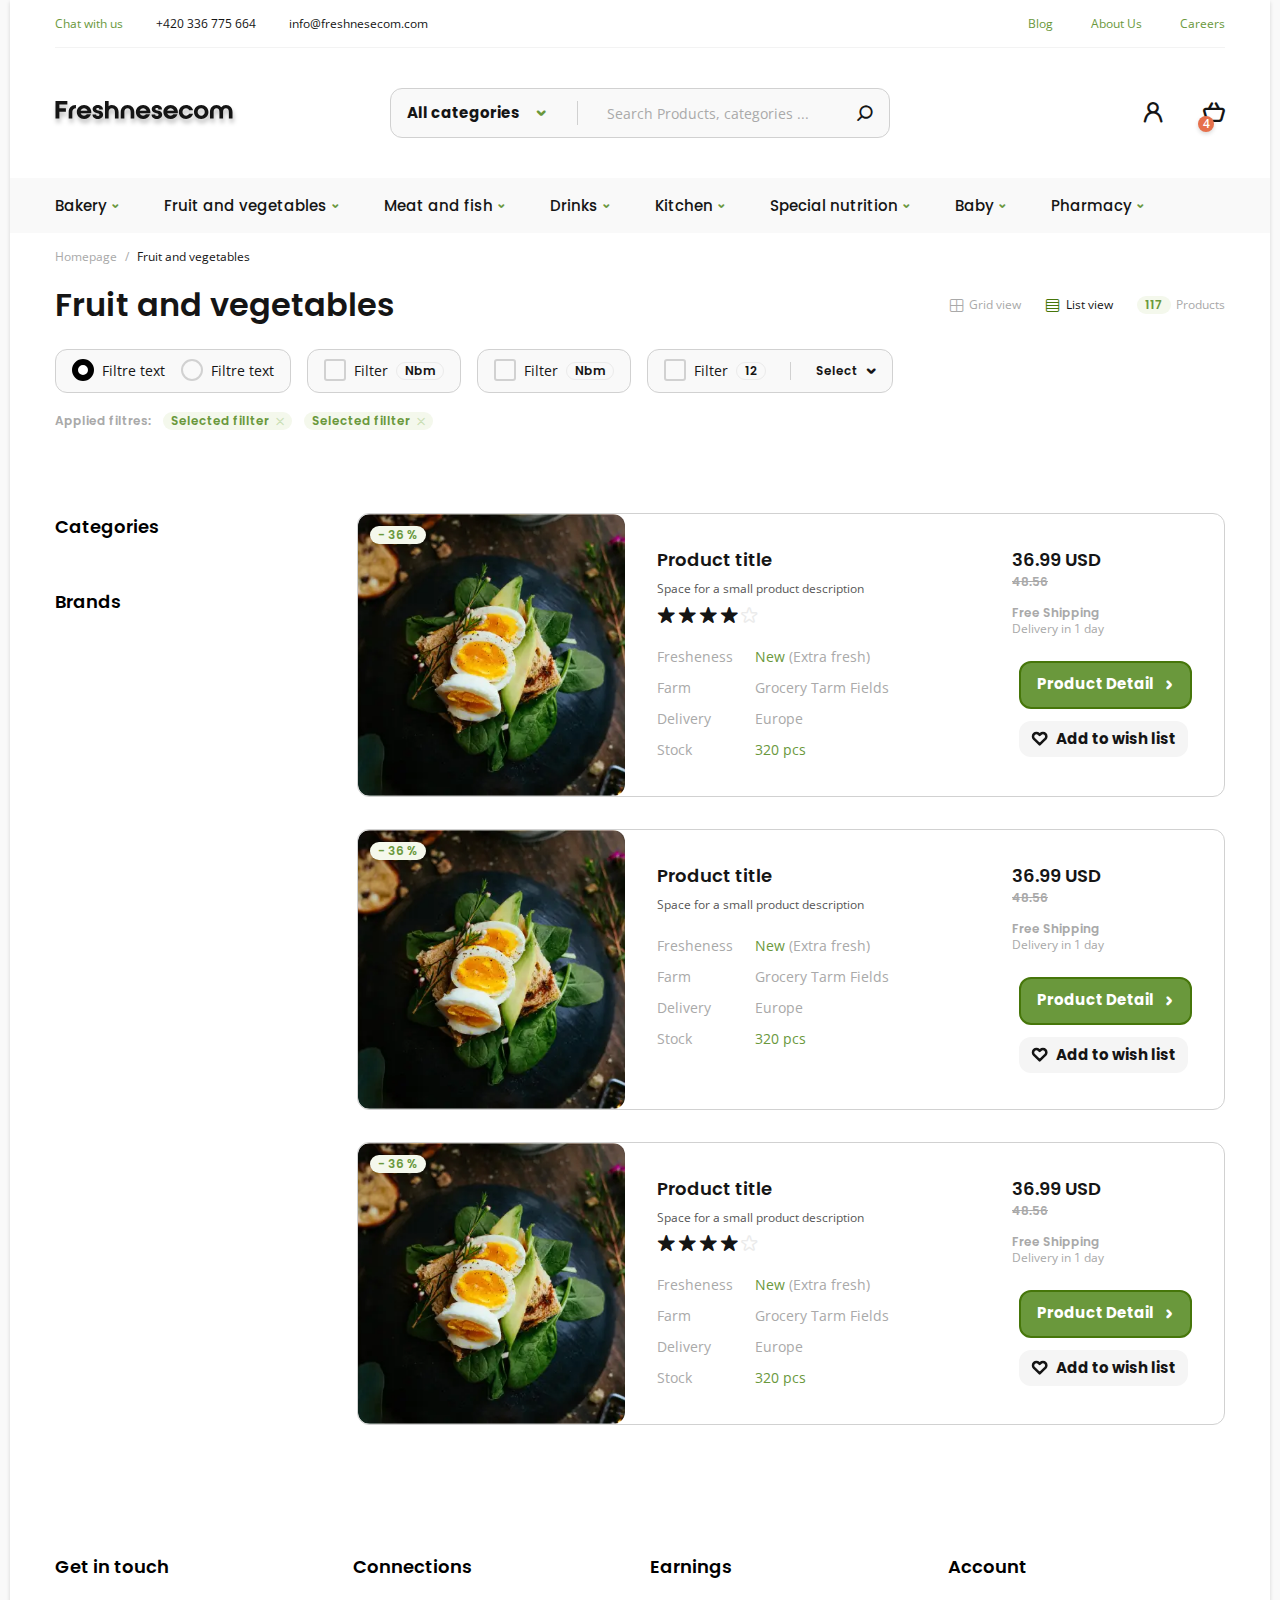
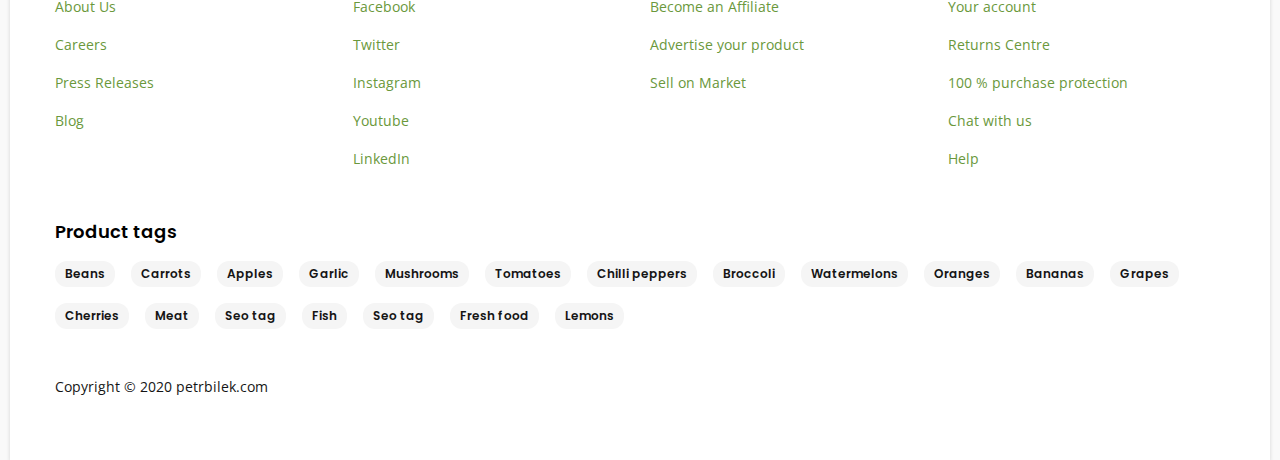
<file: docs/products.html>
<!DOCTYPE html><html lang="ru"><head>	<title>Products</title>	<meta charset="UTF-8">	<meta name="format-detection" content="telephone=no">	<link rel="stylesheet" href="css/style.min.css">	<link rel="shortcut icon" href="img/favicon.ico">	<!-- <meta name="robots" content="noindex, nofollow"> -->	<!-- <meta name="viewport" content="width=device-width, initial-scale=1.0, maximum-scale=1.0, user-scalable=0"> -->	<meta name="viewport" content="width=device-width, initial-scale=1.0"></head><body>	<div class="wrapper">		<header class="header">	<div class="header__top header-top" data-da=".menu__body,768">		<div class="header-top__column">			<a class="header-top__link" href="#">Chat with us</a>			<a class="header-top__link" href="tel:+420336775664">+420 336 775 664</a>			<a class="header-top__link" href="mailto:info@freshnesecom.com">info@freshnesecom.com</a>		</div>		<div class="header-top__column">			<a class="header-top__link" href="blogs.html">Blog</a>			<a class="header-top__link" href="#">About Us</a>			<a class="header-top__link" href="#">Careers</a>		</div>	</div>	<div class="header__middle header-middle">		<div class="header-middle__logo">			<a href="./"><picture><source srcset="img/logo.svg" type="image/webp"><img src="img/logo.svg" alt="logo"></picture></a>		</div>		<div class="header-middle__search">			<form class="searcher" action="#" method="get">				<div class="searcher__select">					<div class="searcher__title searcher-title _icon-arrow">						<span class="searcher-title__text">All categories</span>						<span class="searcher-title__qty" data-text="Selected: "></span>					</div>					<div class="searcher__categories searcher-categories" hidden>						<div class="searcher-categories__body">							<div class="searcher-categories__column">								<div class="searcher-categories__checkbox checkbox" data-checkbox>									<input class="checkbox__input" type="checkbox" name="form[]" value="1">									<span class="checkbox__text">Bakery</span>								</div>							</div>							<div class="searcher-categories__column">								<div class="searcher-categories__checkbox checkbox" data-checkbox>									<input class="checkbox__input" type="checkbox" name="form[]" value="2">									<span class="checkbox__text">Fruit and vegetables</span>								</div>							</div>							<div class="searcher-categories__column">								<div class="searcher-categories__checkbox checkbox" data-checkbox>									<input class="checkbox__input" type="checkbox" name="form[]" value="3">									<span class="checkbox__text">Meat and fish</span>								</div>							</div>							<div class="searcher-categories__column">								<div class="searcher-categories__checkbox checkbox" data-checkbox>									<input class="checkbox__input" type="checkbox" name="form[]" value="4">									<span class="checkbox__text">Drinks</span>								</div>							</div>							<div class="searcher-categories__column">								<div class="searcher-categories__checkbox checkbox" data-checkbox>									<input class="checkbox__input" type="checkbox" name="form[]" value="5">									<span class="checkbox__text">Kitchen</span>								</div>							</div>							<div class="searcher-categories__column">								<div class="searcher-categories__checkbox checkbox" data-checkbox>									<input class="checkbox__input" type="checkbox" name="form[]" value="6">									<span class="checkbox__text">Special nutrition</span>								</div>							</div>							<div class="searcher-categories__column">								<div class="searcher-categories__checkbox checkbox" data-checkbox>									<input class="checkbox__input" type="checkbox" name="form[]" value="7">									<span class="checkbox__text">Baby</span>								</div>							</div>							<div class="searcher-categories__column">								<div class="searcher-categories__checkbox checkbox" data-checkbox>									<input class="checkbox__input" type="checkbox" name="form[]" value="8">									<span class="checkbox__text">Pharmacy</span>								</div>							</div>						</div>					</div>				</div>				<input class="searcher__input input" type="text" name="form[]" data-value="Search Products, categories ..." autocomplete="off">				<button class="searcher__search _icon-search" type="submit"></button>			</form>		</div>		<div class="header-middle__actions header-actions">			<a href="#" class="header-actions__search _icon-search"></a>			<a href="#" class="header-actions__sing-in _icon-person"></a>			<button class="header-actions__cart _icon-cart"><span>4</span></button>			<button class="header-actions__icon-menu icon-menu" type="button">				<span></span>				<span></span>				<span></span>			</button>		</div>		<div class="cart-preview">			<div class="cart-preview__headline">				<div class="cart-preview__title">Shopping cart</div>				<a class="cart-preview__close _icon-remove" href="#">Close</a>			</div>			<div class="cart-preview__items" data-simplebar>				<div class="cart-preview__item cart-item">					<div class="cart-item__image-block">						<a class="cart-item__img _ibg" href="details.html">							<picture><source srcset="img/b3.webp" type="image/webp"><img src="img/b3.jpg" alt="image"></picture>						</a>						<div class="cart-item__actions">							<a class="cart-item__action" href="#">								<svg class="cart-item__action-img cart-item__action-img_wish" width="12" height="10" viewBox="0 0 12 10" fill="none" xmlns="http://www.w3.org/2000/svg">									<path fill-rule="evenodd" clip-rule="evenodd" stroke="#E6704B" stroke-linecap="round" stroke-linejoin="bevel" d="M6.65559 1.44501C7.13297 0.967619 7.78045 0.699425 8.45559 0.699425C9.13072 0.699425 9.7782 0.967619 10.2556 1.44501C10.733 1.9224 11.0012 2.56988 11.0012 3.24501C11.0012 3.92014 10.733 4.56762 10.2556 5.04501L9.60059 5.70001L6.00059 9.30001L2.40058 5.70001L1.74558 5.04501C1.26819 4.56762 1 3.92014 1 3.24501C1 2.56988 1.26819 1.9224 1.74558 1.44501C2.22297 0.967619 2.87045 0.699425 3.54558 0.699425C4.22072 0.699425 4.86819 0.967619 5.34558 1.44501L6.00059 2.10001L6.65559 1.44501Z" />								</svg>								<span>Wishlist</span>							</a>							<a class="cart-item__action" href="#">								<svg class="cart-item__action-img cart-item__action-img_compare" width="14" height="16" viewBox="0 0 14 16" fill="none" xmlns="http://www.w3.org/2000/svg">									<path fill-rule="evenodd" clip-rule="evenodd" fill="#E6704B" d="M2.49544 2C2.31135 2 2.16211 2.14924 2.16211 2.33333V5C2.16211 5.18409 2.31135 5.33333 2.49544 5.33333H5.16211C5.3462 5.33333 5.49544 5.18409 5.49544 5V2.33333C5.49544 2.14924 5.3462 2 5.16211 2H2.49544ZM0.162109 2.33333C0.162109 1.04467 1.20678 0 2.49544 0H5.16211C6.45077 0 7.49544 1.04467 7.49544 2.33333V5C7.49544 6.28866 6.45077 7.33333 5.16211 7.33333H2.49544C1.20678 7.33333 0.162109 6.28866 0.162109 5V2.33333Z" />									<path fill-rule="evenodd" clip-rule="evenodd" fill="#E6704B" d="M2.49544 10C2.31135 10 2.16211 10.1492 2.16211 10.3333V13C2.16211 13.1841 2.31135 13.3333 2.49544 13.3333H5.16211C5.3462 13.3333 5.49544 13.1841 5.49544 13V10.3333C5.49544 10.1492 5.3462 10 5.16211 10H2.49544ZM0.162109 10.3333C0.162109 9.04467 1.20678 8 2.49544 8H5.16211C6.45077 8 7.49544 9.04467 7.49544 10.3333V13C7.49544 14.2887 6.45077 15.3333 5.16211 15.3333H2.49544C1.20678 15.3333 0.162109 14.2887 0.162109 13V10.3333Z" />									<path fill-rule="evenodd" clip-rule="evenodd" fill="#E6704B" d="M7.49609 10.3332C7.49609 9.78088 7.94381 9.33316 8.49609 9.33316H12.4961C13.0484 9.33316 13.4961 9.78088 13.4961 10.3332C13.4961 10.8854 13.0484 11.3332 12.4961 11.3332H8.49609C7.94381 11.3332 7.49609 10.8854 7.49609 10.3332Z" />									<path fill-rule="evenodd" clip-rule="evenodd" fill="#E6704B" d="M7.49609 13C7.49609 12.4477 7.94381 12 8.49609 12H11.1628C11.715 12 12.1628 12.4477 12.1628 13C12.1628 13.5523 11.715 14 11.1628 14H8.49609C7.94381 14 7.49609 13.5523 7.49609 13Z" />									<path fill-rule="evenodd" clip-rule="evenodd" fill="#E6704B" d="M7.49609 5C7.49609 4.44772 7.94381 4 8.49609 4H11.1628C11.715 4 12.1628 4.44772 12.1628 5C12.1628 5.55228 11.715 6 11.1628 6H8.49609C7.94381 6 7.49609 5.55228 7.49609 5Z" />									<path fill-rule="evenodd" clip-rule="evenodd" fill="#E6704B" d="M7.49609 2.33316C7.49609 1.78088 7.94381 1.33316 8.49609 1.33316H12.4961C13.0484 1.33316 13.4961 1.78088 13.4961 2.33316C13.4961 2.88545 13.0484 3.33316 12.4961 3.33316H8.49609C7.94381 3.33316 7.49609 2.88545 7.49609 2.33316Z" />								</svg>								<span>Compare</span>							</a>							<a class="cart-item__action" href="#">								<svg class="cart-item__action-img cart-item__action-img_remove" width="8" height="8" viewBox="0 0 8 8" fill="none" xmlns="http://www.w3.org/2000/svg">									<path fill-rule="evenodd" clip-rule="evenodd" fill="#151515" d="M0.466759 0.466454C0.662021 0.271192 0.978604 0.271192 1.17387 0.466454L7.53387 6.82646C7.72913 7.02172 7.72913 7.3383 7.53387 7.53356C7.3386 7.72882 7.02202 7.72882 6.82676 7.53356L0.466759 1.17356C0.271497 0.978298 0.271497 0.661716 0.466759 0.466454Z" />									<path fill-rule="evenodd" clip-rule="evenodd" fill="#151515" d="M7.53387 0.466454C7.72913 0.661716 7.72913 0.978298 7.53387 1.17356L1.17387 7.53356C0.978604 7.72882 0.662021 7.72882 0.466759 7.53356C0.271497 7.3383 0.271497 7.02172 0.466759 6.82646L6.82676 0.466454C7.02202 0.271192 7.3386 0.271192 7.53387 0.466454Z" />								</svg>								<span>Remove</span>							</a>						</div>					</div>					<div class="cart-item__main-block">						<div class="cart-item__title title-15"><a href="details.html">Product title</a></div>						<div class="cart-item__info">							<div class="cart-item__info-parameter">Farm:</div>							<div class="cart-item__info-value">Tharamis Farm</div>							<div class="cart-item__info-parameter">Freshness:</div>							<div class="cart-item__info-value">1 day old</div>						</div>						<div class="cart-item__rating cart-item-rating">							<div class="cart-item-rating__star cart-item-rating__star_active"></div>							<div class="cart-item-rating__star cart-item-rating__star_active"></div>							<div class="cart-item-rating__star cart-item-rating__star_active"></div>							<div class="cart-item-rating__star cart-item-rating__star_active"></div>							<div class="cart-item-rating__star"></div>						</div>					</div>					<div class="cart-item__price-block">						<div class="cart-item__price-info">							<div class="cart-item__price">36.99 <span class="cart-item__currency">USD</span></div>							<div class="cart-item__old-price">48.56</div>						</div>						<div class="cart-item__qty qty qty_normal">							<input class="qty__input _digital" type="text" name="form[]" data-value="1" data-error="" autocomplete="off">							<div class="qty__selector">								<div class="qty__title _icon-arrow">Pcs</div>								<div class="qty__items" hidden>									<div class="qty__item" data-qty="1">1</div>									<div class="qty__item" data-qty="2">2</div>									<div class="qty__item" data-qty="3">3</div>									<div class="qty__item" data-qty="4">4</div>									<div class="qty__item" data-qty="5">5</div>									<div class="qty__item" data-qty="6">6</div>								</div>							</div>						</div>					</div>				</div>				<div class="cart-preview__item cart-item">					<div class="cart-item__image-block">						<a class="cart-item__img _ibg" href="details.html">							<picture><source srcset="img/img1.webp" type="image/webp"><img src="img/img1.jpg" alt="image"></picture>						</a>						<div class="cart-item__actions">							<a class="cart-item__action" href="#">								<svg class="cart-item__action-img cart-item__action-img_wish" width="12" height="10" viewBox="0 0 12 10" fill="none" xmlns="http://www.w3.org/2000/svg">									<path fill-rule="evenodd" clip-rule="evenodd" stroke="#E6704B" stroke-linecap="round" stroke-linejoin="bevel" d="M6.65559 1.44501C7.13297 0.967619 7.78045 0.699425 8.45559 0.699425C9.13072 0.699425 9.7782 0.967619 10.2556 1.44501C10.733 1.9224 11.0012 2.56988 11.0012 3.24501C11.0012 3.92014 10.733 4.56762 10.2556 5.04501L9.60059 5.70001L6.00059 9.30001L2.40058 5.70001L1.74558 5.04501C1.26819 4.56762 1 3.92014 1 3.24501C1 2.56988 1.26819 1.9224 1.74558 1.44501C2.22297 0.967619 2.87045 0.699425 3.54558 0.699425C4.22072 0.699425 4.86819 0.967619 5.34558 1.44501L6.00059 2.10001L6.65559 1.44501Z" />								</svg>								<span>Wishlist</span>							</a>							<a class="cart-item__action" href="#">								<svg class="cart-item__action-img cart-item__action-img_compare" width="14" height="16" viewBox="0 0 14 16" fill="none" xmlns="http://www.w3.org/2000/svg">									<path fill-rule="evenodd" clip-rule="evenodd" fill="#E6704B" d="M2.49544 2C2.31135 2 2.16211 2.14924 2.16211 2.33333V5C2.16211 5.18409 2.31135 5.33333 2.49544 5.33333H5.16211C5.3462 5.33333 5.49544 5.18409 5.49544 5V2.33333C5.49544 2.14924 5.3462 2 5.16211 2H2.49544ZM0.162109 2.33333C0.162109 1.04467 1.20678 0 2.49544 0H5.16211C6.45077 0 7.49544 1.04467 7.49544 2.33333V5C7.49544 6.28866 6.45077 7.33333 5.16211 7.33333H2.49544C1.20678 7.33333 0.162109 6.28866 0.162109 5V2.33333Z" />									<path fill-rule="evenodd" clip-rule="evenodd" fill="#E6704B" d="M2.49544 10C2.31135 10 2.16211 10.1492 2.16211 10.3333V13C2.16211 13.1841 2.31135 13.3333 2.49544 13.3333H5.16211C5.3462 13.3333 5.49544 13.1841 5.49544 13V10.3333C5.49544 10.1492 5.3462 10 5.16211 10H2.49544ZM0.162109 10.3333C0.162109 9.04467 1.20678 8 2.49544 8H5.16211C6.45077 8 7.49544 9.04467 7.49544 10.3333V13C7.49544 14.2887 6.45077 15.3333 5.16211 15.3333H2.49544C1.20678 15.3333 0.162109 14.2887 0.162109 13V10.3333Z" />									<path fill-rule="evenodd" clip-rule="evenodd" fill="#E6704B" d="M7.49609 10.3332C7.49609 9.78088 7.94381 9.33316 8.49609 9.33316H12.4961C13.0484 9.33316 13.4961 9.78088 13.4961 10.3332C13.4961 10.8854 13.0484 11.3332 12.4961 11.3332H8.49609C7.94381 11.3332 7.49609 10.8854 7.49609 10.3332Z" />									<path fill-rule="evenodd" clip-rule="evenodd" fill="#E6704B" d="M7.49609 13C7.49609 12.4477 7.94381 12 8.49609 12H11.1628C11.715 12 12.1628 12.4477 12.1628 13C12.1628 13.5523 11.715 14 11.1628 14H8.49609C7.94381 14 7.49609 13.5523 7.49609 13Z" />									<path fill-rule="evenodd" clip-rule="evenodd" fill="#E6704B" d="M7.49609 5C7.49609 4.44772 7.94381 4 8.49609 4H11.1628C11.715 4 12.1628 4.44772 12.1628 5C12.1628 5.55228 11.715 6 11.1628 6H8.49609C7.94381 6 7.49609 5.55228 7.49609 5Z" />									<path fill-rule="evenodd" clip-rule="evenodd" fill="#E6704B" d="M7.49609 2.33316C7.49609 1.78088 7.94381 1.33316 8.49609 1.33316H12.4961C13.0484 1.33316 13.4961 1.78088 13.4961 2.33316C13.4961 2.88545 13.0484 3.33316 12.4961 3.33316H8.49609C7.94381 3.33316 7.49609 2.88545 7.49609 2.33316Z" />								</svg>								<span>Compare</span>							</a>							<a class="cart-item__action" href="#">								<svg class="cart-item__action-img cart-item__action-img_remove" width="8" height="8" viewBox="0 0 8 8" fill="none" xmlns="http://www.w3.org/2000/svg">									<path fill-rule="evenodd" clip-rule="evenodd" fill="#151515" d="M0.466759 0.466454C0.662021 0.271192 0.978604 0.271192 1.17387 0.466454L7.53387 6.82646C7.72913 7.02172 7.72913 7.3383 7.53387 7.53356C7.3386 7.72882 7.02202 7.72882 6.82676 7.53356L0.466759 1.17356C0.271497 0.978298 0.271497 0.661716 0.466759 0.466454Z" />									<path fill-rule="evenodd" clip-rule="evenodd" fill="#151515" d="M7.53387 0.466454C7.72913 0.661716 7.72913 0.978298 7.53387 1.17356L1.17387 7.53356C0.978604 7.72882 0.662021 7.72882 0.466759 7.53356C0.271497 7.3383 0.271497 7.02172 0.466759 6.82646L6.82676 0.466454C7.02202 0.271192 7.3386 0.271192 7.53387 0.466454Z" />								</svg>								<span>Remove</span>							</a>						</div>					</div>					<div class="cart-item__main-block">						<div class="cart-item__title title-15"><a href="details.html">Product title</a></div>						<div class="cart-item__info">							<div class="cart-item__info-parameter">Farm:</div>							<div class="cart-item__info-value">Tharamis Farm</div>							<div class="cart-item__info-parameter">Freshness:</div>							<div class="cart-item__info-value">1 day old</div>						</div>						<div class="cart-item__rating cart-item-rating">							<div class="cart-item-rating__star cart-item-rating__star_active"></div>							<div class="cart-item-rating__star cart-item-rating__star_active"></div>							<div class="cart-item-rating__star cart-item-rating__star_active"></div>							<div class="cart-item-rating__star cart-item-rating__star_active"></div>							<div class="cart-item-rating__star"></div>						</div>					</div>					<div class="cart-item__price-block">						<div class="cart-item__price-info">							<div class="cart-item__price">36.99 <span class="cart-item__currency">USD</span></div>							<div class="cart-item__old-price">48.56</div>						</div>						<div class="cart-item__qty qty qty_normal">							<input class="qty__input _digital" type="text" name="form[]" data-value="1" data-error="" autocomplete="off">							<div class="qty__selector">								<div class="qty__title _icon-arrow">Pcs</div>								<div class="qty__items" hidden>									<div class="qty__item" data-qty="1">1</div>									<div class="qty__item" data-qty="2">2</div>									<div class="qty__item" data-qty="3">3</div>									<div class="qty__item" data-qty="4">4</div>									<div class="qty__item" data-qty="5">5</div>									<div class="qty__item" data-qty="6">6</div>								</div>							</div>						</div>					</div>				</div>				<div class="cart-preview__item cart-item">					<div class="cart-item__image-block">						<a class="cart-item__img _ibg" href="details.html">							<picture><source srcset="img/b5.webp" type="image/webp"><img src="img/b5.jpg" alt="image"></picture>						</a>						<div class="cart-item__actions">							<a class="cart-item__action" href="#">								<svg class="cart-item__action-img cart-item__action-img_wish" width="12" height="10" viewBox="0 0 12 10" fill="none" xmlns="http://www.w3.org/2000/svg">									<path fill-rule="evenodd" clip-rule="evenodd" stroke="#E6704B" stroke-linecap="round" stroke-linejoin="bevel" d="M6.65559 1.44501C7.13297 0.967619 7.78045 0.699425 8.45559 0.699425C9.13072 0.699425 9.7782 0.967619 10.2556 1.44501C10.733 1.9224 11.0012 2.56988 11.0012 3.24501C11.0012 3.92014 10.733 4.56762 10.2556 5.04501L9.60059 5.70001L6.00059 9.30001L2.40058 5.70001L1.74558 5.04501C1.26819 4.56762 1 3.92014 1 3.24501C1 2.56988 1.26819 1.9224 1.74558 1.44501C2.22297 0.967619 2.87045 0.699425 3.54558 0.699425C4.22072 0.699425 4.86819 0.967619 5.34558 1.44501L6.00059 2.10001L6.65559 1.44501Z" />								</svg>								<span>Wishlist</span>							</a>							<a class="cart-item__action" href="#">								<svg class="cart-item__action-img cart-item__action-img_compare" width="14" height="16" viewBox="0 0 14 16" fill="none" xmlns="http://www.w3.org/2000/svg">									<path fill-rule="evenodd" clip-rule="evenodd" fill="#E6704B" d="M2.49544 2C2.31135 2 2.16211 2.14924 2.16211 2.33333V5C2.16211 5.18409 2.31135 5.33333 2.49544 5.33333H5.16211C5.3462 5.33333 5.49544 5.18409 5.49544 5V2.33333C5.49544 2.14924 5.3462 2 5.16211 2H2.49544ZM0.162109 2.33333C0.162109 1.04467 1.20678 0 2.49544 0H5.16211C6.45077 0 7.49544 1.04467 7.49544 2.33333V5C7.49544 6.28866 6.45077 7.33333 5.16211 7.33333H2.49544C1.20678 7.33333 0.162109 6.28866 0.162109 5V2.33333Z" />									<path fill-rule="evenodd" clip-rule="evenodd" fill="#E6704B" d="M2.49544 10C2.31135 10 2.16211 10.1492 2.16211 10.3333V13C2.16211 13.1841 2.31135 13.3333 2.49544 13.3333H5.16211C5.3462 13.3333 5.49544 13.1841 5.49544 13V10.3333C5.49544 10.1492 5.3462 10 5.16211 10H2.49544ZM0.162109 10.3333C0.162109 9.04467 1.20678 8 2.49544 8H5.16211C6.45077 8 7.49544 9.04467 7.49544 10.3333V13C7.49544 14.2887 6.45077 15.3333 5.16211 15.3333H2.49544C1.20678 15.3333 0.162109 14.2887 0.162109 13V10.3333Z" />									<path fill-rule="evenodd" clip-rule="evenodd" fill="#E6704B" d="M7.49609 10.3332C7.49609 9.78088 7.94381 9.33316 8.49609 9.33316H12.4961C13.0484 9.33316 13.4961 9.78088 13.4961 10.3332C13.4961 10.8854 13.0484 11.3332 12.4961 11.3332H8.49609C7.94381 11.3332 7.49609 10.8854 7.49609 10.3332Z" />									<path fill-rule="evenodd" clip-rule="evenodd" fill="#E6704B" d="M7.49609 13C7.49609 12.4477 7.94381 12 8.49609 12H11.1628C11.715 12 12.1628 12.4477 12.1628 13C12.1628 13.5523 11.715 14 11.1628 14H8.49609C7.94381 14 7.49609 13.5523 7.49609 13Z" />									<path fill-rule="evenodd" clip-rule="evenodd" fill="#E6704B" d="M7.49609 5C7.49609 4.44772 7.94381 4 8.49609 4H11.1628C11.715 4 12.1628 4.44772 12.1628 5C12.1628 5.55228 11.715 6 11.1628 6H8.49609C7.94381 6 7.49609 5.55228 7.49609 5Z" />									<path fill-rule="evenodd" clip-rule="evenodd" fill="#E6704B" d="M7.49609 2.33316C7.49609 1.78088 7.94381 1.33316 8.49609 1.33316H12.4961C13.0484 1.33316 13.4961 1.78088 13.4961 2.33316C13.4961 2.88545 13.0484 3.33316 12.4961 3.33316H8.49609C7.94381 3.33316 7.49609 2.88545 7.49609 2.33316Z" />								</svg>								<span>Compare</span>							</a>							<a class="cart-item__action" href="#">								<svg class="cart-item__action-img cart-item__action-img_remove" width="8" height="8" viewBox="0 0 8 8" fill="none" xmlns="http://www.w3.org/2000/svg">									<path fill-rule="evenodd" clip-rule="evenodd" fill="#151515" d="M0.466759 0.466454C0.662021 0.271192 0.978604 0.271192 1.17387 0.466454L7.53387 6.82646C7.72913 7.02172 7.72913 7.3383 7.53387 7.53356C7.3386 7.72882 7.02202 7.72882 6.82676 7.53356L0.466759 1.17356C0.271497 0.978298 0.271497 0.661716 0.466759 0.466454Z" />									<path fill-rule="evenodd" clip-rule="evenodd" fill="#151515" d="M7.53387 0.466454C7.72913 0.661716 7.72913 0.978298 7.53387 1.17356L1.17387 7.53356C0.978604 7.72882 0.662021 7.72882 0.466759 7.53356C0.271497 7.3383 0.271497 7.02172 0.466759 6.82646L6.82676 0.466454C7.02202 0.271192 7.3386 0.271192 7.53387 0.466454Z" />								</svg>								<span>Remove</span>							</a>						</div>					</div>					<div class="cart-item__main-block">						<div class="cart-item__title title-15"><a href="details.html">Product title</a></div>						<div class="cart-item__info">							<div class="cart-item__info-parameter">Farm:</div>							<div class="cart-item__info-value">Tharamis Farm</div>							<div class="cart-item__info-parameter">Freshness:</div>							<div class="cart-item__info-value">1 day old</div>						</div>						<div class="cart-item__rating cart-item-rating">							<div class="cart-item-rating__star cart-item-rating__star_active"></div>							<div class="cart-item-rating__star cart-item-rating__star_active"></div>							<div class="cart-item-rating__star cart-item-rating__star_active"></div>							<div class="cart-item-rating__star cart-item-rating__star_active"></div>							<div class="cart-item-rating__star"></div>						</div>					</div>					<div class="cart-item__price-block">						<div class="cart-item__price-info">							<div class="cart-item__price">36.99 <span class="cart-item__currency">USD</span></div>							<div class="cart-item__old-price">48.56</div>						</div>						<div class="cart-item__qty qty qty_normal">							<input class="qty__input _digital" type="text" name="form[]" data-value="1" data-error="" autocomplete="off">							<div class="qty__selector">								<div class="qty__title _icon-arrow">Pcs</div>								<div class="qty__items" hidden>									<div class="qty__item" data-qty="1">1</div>									<div class="qty__item" data-qty="2">2</div>									<div class="qty__item" data-qty="3">3</div>									<div class="qty__item" data-qty="4">4</div>									<div class="qty__item" data-qty="5">5</div>									<div class="qty__item" data-qty="6">6</div>								</div>							</div>						</div>					</div>				</div>				<div class="cart-preview__item cart-item">					<div class="cart-item__image-block">						<a class="cart-item__img _ibg" href="details.html">							<picture><source srcset="img/b8.webp" type="image/webp"><img src="img/b8.jpg" alt="image"></picture>						</a>						<div class="cart-item__actions">							<a class="cart-item__action" href="#">								<svg class="cart-item__action-img cart-item__action-img_wish" width="12" height="10" viewBox="0 0 12 10" fill="none" xmlns="http://www.w3.org/2000/svg">									<path fill-rule="evenodd" clip-rule="evenodd" stroke="#E6704B" stroke-linecap="round" stroke-linejoin="bevel" d="M6.65559 1.44501C7.13297 0.967619 7.78045 0.699425 8.45559 0.699425C9.13072 0.699425 9.7782 0.967619 10.2556 1.44501C10.733 1.9224 11.0012 2.56988 11.0012 3.24501C11.0012 3.92014 10.733 4.56762 10.2556 5.04501L9.60059 5.70001L6.00059 9.30001L2.40058 5.70001L1.74558 5.04501C1.26819 4.56762 1 3.92014 1 3.24501C1 2.56988 1.26819 1.9224 1.74558 1.44501C2.22297 0.967619 2.87045 0.699425 3.54558 0.699425C4.22072 0.699425 4.86819 0.967619 5.34558 1.44501L6.00059 2.10001L6.65559 1.44501Z" />								</svg>								<span>Wishlist</span>							</a>							<a class="cart-item__action" href="#">								<svg class="cart-item__action-img cart-item__action-img_compare" width="14" height="16" viewBox="0 0 14 16" fill="none" xmlns="http://www.w3.org/2000/svg">									<path fill-rule="evenodd" clip-rule="evenodd" fill="#E6704B" d="M2.49544 2C2.31135 2 2.16211 2.14924 2.16211 2.33333V5C2.16211 5.18409 2.31135 5.33333 2.49544 5.33333H5.16211C5.3462 5.33333 5.49544 5.18409 5.49544 5V2.33333C5.49544 2.14924 5.3462 2 5.16211 2H2.49544ZM0.162109 2.33333C0.162109 1.04467 1.20678 0 2.49544 0H5.16211C6.45077 0 7.49544 1.04467 7.49544 2.33333V5C7.49544 6.28866 6.45077 7.33333 5.16211 7.33333H2.49544C1.20678 7.33333 0.162109 6.28866 0.162109 5V2.33333Z" />									<path fill-rule="evenodd" clip-rule="evenodd" fill="#E6704B" d="M2.49544 10C2.31135 10 2.16211 10.1492 2.16211 10.3333V13C2.16211 13.1841 2.31135 13.3333 2.49544 13.3333H5.16211C5.3462 13.3333 5.49544 13.1841 5.49544 13V10.3333C5.49544 10.1492 5.3462 10 5.16211 10H2.49544ZM0.162109 10.3333C0.162109 9.04467 1.20678 8 2.49544 8H5.16211C6.45077 8 7.49544 9.04467 7.49544 10.3333V13C7.49544 14.2887 6.45077 15.3333 5.16211 15.3333H2.49544C1.20678 15.3333 0.162109 14.2887 0.162109 13V10.3333Z" />									<path fill-rule="evenodd" clip-rule="evenodd" fill="#E6704B" d="M7.49609 10.3332C7.49609 9.78088 7.94381 9.33316 8.49609 9.33316H12.4961C13.0484 9.33316 13.4961 9.78088 13.4961 10.3332C13.4961 10.8854 13.0484 11.3332 12.4961 11.3332H8.49609C7.94381 11.3332 7.49609 10.8854 7.49609 10.3332Z" />									<path fill-rule="evenodd" clip-rule="evenodd" fill="#E6704B" d="M7.49609 13C7.49609 12.4477 7.94381 12 8.49609 12H11.1628C11.715 12 12.1628 12.4477 12.1628 13C12.1628 13.5523 11.715 14 11.1628 14H8.49609C7.94381 14 7.49609 13.5523 7.49609 13Z" />									<path fill-rule="evenodd" clip-rule="evenodd" fill="#E6704B" d="M7.49609 5C7.49609 4.44772 7.94381 4 8.49609 4H11.1628C11.715 4 12.1628 4.44772 12.1628 5C12.1628 5.55228 11.715 6 11.1628 6H8.49609C7.94381 6 7.49609 5.55228 7.49609 5Z" />									<path fill-rule="evenodd" clip-rule="evenodd" fill="#E6704B" d="M7.49609 2.33316C7.49609 1.78088 7.94381 1.33316 8.49609 1.33316H12.4961C13.0484 1.33316 13.4961 1.78088 13.4961 2.33316C13.4961 2.88545 13.0484 3.33316 12.4961 3.33316H8.49609C7.94381 3.33316 7.49609 2.88545 7.49609 2.33316Z" />								</svg>								<span>Compare</span>							</a>							<a class="cart-item__action" href="#">								<svg class="cart-item__action-img cart-item__action-img_remove" width="8" height="8" viewBox="0 0 8 8" fill="none" xmlns="http://www.w3.org/2000/svg">									<path fill-rule="evenodd" clip-rule="evenodd" fill="#151515" d="M0.466759 0.466454C0.662021 0.271192 0.978604 0.271192 1.17387 0.466454L7.53387 6.82646C7.72913 7.02172 7.72913 7.3383 7.53387 7.53356C7.3386 7.72882 7.02202 7.72882 6.82676 7.53356L0.466759 1.17356C0.271497 0.978298 0.271497 0.661716 0.466759 0.466454Z" />									<path fill-rule="evenodd" clip-rule="evenodd" fill="#151515" d="M7.53387 0.466454C7.72913 0.661716 7.72913 0.978298 7.53387 1.17356L1.17387 7.53356C0.978604 7.72882 0.662021 7.72882 0.466759 7.53356C0.271497 7.3383 0.271497 7.02172 0.466759 6.82646L6.82676 0.466454C7.02202 0.271192 7.3386 0.271192 7.53387 0.466454Z" />								</svg>								<span>Remove</span>							</a>						</div>					</div>					<div class="cart-item__main-block">						<div class="cart-item__title title-15"><a href="details.html">Product title</a></div>						<div class="cart-item__info">							<div class="cart-item__info-parameter">Farm:</div>							<div class="cart-item__info-value">Tharamis Farm</div>							<div class="cart-item__info-parameter">Freshness:</div>							<div class="cart-item__info-value">1 day old</div>						</div>						<div class="cart-item__rating cart-item-rating">							<div class="cart-item-rating__star cart-item-rating__star_active"></div>							<div class="cart-item-rating__star cart-item-rating__star_active"></div>							<div class="cart-item-rating__star cart-item-rating__star_active"></div>							<div class="cart-item-rating__star cart-item-rating__star_active"></div>							<div class="cart-item-rating__star"></div>						</div>					</div>					<div class="cart-item__price-block">						<div class="cart-item__price-info">							<div class="cart-item__price">36.99 <span class="cart-item__currency">USD</span></div>							<div class="cart-item__old-price">48.56</div>						</div>						<div class="cart-item__qty qty qty_normal">							<input class="qty__input _digital" type="text" name="form[]" data-value="1" data-error="" autocomplete="off">							<div class="qty__selector">								<div class="qty__title _icon-arrow">Pcs</div>								<div class="qty__items" hidden>									<div class="qty__item" data-qty="1">1</div>									<div class="qty__item" data-qty="2">2</div>									<div class="qty__item" data-qty="3">3</div>									<div class="qty__item" data-qty="4">4</div>									<div class="qty__item" data-qty="5">5</div>									<div class="qty__item" data-qty="6">6</div>								</div>							</div>						</div>					</div>				</div>			</div>			<div class="cart-preview__subtotal">				<div class="cart-preview__label">Subtotal</div>				<div class="cart-preview__coast">147.96‬ <span>USD</span></div>			</div>			<div class="cart-preview__bottomline">				<a class="cart-preview__btn cart-preview__btn_continue btn btn_normal btn_white" href="#">Continue shopping</a>				<a class="cart-preview__btn cart-preview__btn_checkout btn btn_normal btn_green" href="order.html">Go to Checkout</a>			</div>		</div>	</div>	<div class="header__bottom">		<div class="menu">			<nav class="menu__body">				<ul class="menu__list" data-spollers="768,max">					<li class="menu__item">						<a class="menu__link" href="catalog-grid.html">Bakery</a>						<button class="menu__arrow _icon-arrow" type="button" data-spoller></button>						<ul class="menu__sub-list">							<li class="menu__sub-item"><a class="menu__sub-link" href="catalog-grid.html">Ipsum dolor</a></li>							<li class="menu__sub-item"><a class="menu__sub-link" href="catalog-grid.html">Lorem dolor</a></li>							<li class="menu__sub-item"><a class="menu__sub-link" href="catalog-grid.html">Lorem, ipsum</a></li>							<li class="menu__sub-item"><a class="menu__sub-link" href="catalog-grid.html">Dolor</a></li>							<li class="menu__sub-item"><a class="menu__sub-link" href="catalog-grid.html">Lorem</a></li>						</ul>					</li>					<li class="menu__item">						<a class="menu__link" href="catalog.html">Fruit and vegetables</a>						<button class="menu__arrow _icon-arrow" type="button" data-spoller></button>						<ul class="menu__sub-list">							<li class="menu__sub-item"><a class="menu__sub-link" href="catalog.html">Ipsum dolor</a></li>							<li class="menu__sub-item"><a class="menu__sub-link" href="catalog.html">Lorem dolor</a></li>							<li class="menu__sub-item"><a class="menu__sub-link" href="catalog.html">Lorem, ipsum</a></li>							<li class="menu__sub-item"><a class="menu__sub-link" href="catalog.html">Dolor</a></li>							<li class="menu__sub-item"><a class="menu__sub-link" href="catalog.html">Lorem</a></li>						</ul>					</li>					<li class="menu__item">						<a class="menu__link" href="catalog.html">Meat and fish</a>						<button class="menu__arrow _icon-arrow" type="button" data-spoller></button>						<ul class="menu__sub-list">							<li class="menu__sub-item"><a class="menu__sub-link" href="catalog.html">Ipsum dolor</a></li>							<li class="menu__sub-item"><a class="menu__sub-link" href="catalog.html">Lorem dolor</a></li>							<li class="menu__sub-item"><a class="menu__sub-link" href="catalog.html">Lorem, ipsum</a></li>							<li class="menu__sub-item"><a class="menu__sub-link" href="catalog.html">Dolor</a></li>							<li class="menu__sub-item"><a class="menu__sub-link" href="catalog.html">Lorem</a></li>						</ul>					</li>					<li class="menu__item">						<a class="menu__link" href="catalog.html">Drinks</a>						<button class="menu__arrow _icon-arrow" type="button" data-spoller></button>						<ul class="menu__sub-list">							<li class="menu__sub-item"><a class="menu__sub-link" href="catalog.html">Ipsum dolor</a></li>							<li class="menu__sub-item"><a class="menu__sub-link" href="catalog.html">Lorem dolor</a></li>							<li class="menu__sub-item"><a class="menu__sub-link" href="catalog.html">Lorem, ipsum</a></li>							<li class="menu__sub-item"><a class="menu__sub-link" href="catalog.html">Dolor</a></li>							<li class="menu__sub-item"><a class="menu__sub-link" href="catalog.html">Lorem</a></li>						</ul>					</li>					<li class="menu__item">						<a class="menu__link" href="catalog.html">Kitchen</a>						<button class="menu__arrow _icon-arrow" type="button" data-spoller></button>						<ul class="menu__sub-list">							<li class="menu__sub-item"><a class="menu__sub-link" href="catalog.html">Ipsum dolor</a></li>							<li class="menu__sub-item"><a class="menu__sub-link" href="catalog.html">Lorem dolor</a></li>							<li class="menu__sub-item"><a class="menu__sub-link" href="catalog.html">Lorem, ipsum</a></li>							<li class="menu__sub-item"><a class="menu__sub-link" href="catalog.html">Dolor</a></li>							<li class="menu__sub-item"><a class="menu__sub-link" href="catalog.html">Lorem</a></li>						</ul>					</li>					<li class="menu__item">						<a class="menu__link" href="catalog.html">Special nutrition</a>						<button class="menu__arrow _icon-arrow" type="button" data-spoller></button>						<ul class="menu__sub-list">							<li class="menu__sub-item"><a class="menu__sub-link" href="catalog.html">Ipsum dolor</a></li>							<li class="menu__sub-item"><a class="menu__sub-link" href="catalog.html">Lorem dolor</a></li>							<li class="menu__sub-item"><a class="menu__sub-link" href="catalog.html">Lorem, ipsum</a></li>							<li class="menu__sub-item"><a class="menu__sub-link" href="catalog.html">Dolor</a></li>							<li class="menu__sub-item"><a class="menu__sub-link" href="catalog.html">Lorem</a></li>						</ul>					</li>					<li class="menu__item">						<a class="menu__link" href="catalog.html">Baby</a>						<button class="menu__arrow _icon-arrow" type="button" data-spoller></button>						<ul class="menu__sub-list">							<li class="menu__sub-item"><a class="menu__sub-link" href="catalog.html">Ipsum dolor</a></li>							<li class="menu__sub-item"><a class="menu__sub-link" href="catalog.html">Lorem dolor</a></li>							<li class="menu__sub-item"><a class="menu__sub-link" href="catalog.html">Lorem, ipsum</a></li>							<li class="menu__sub-item"><a class="menu__sub-link" href="catalog.html">Dolor</a></li>							<li class="menu__sub-item"><a class="menu__sub-link" href="catalog.html">Lorem</a></li>						</ul>					</li>					<li class="menu__item">						<a class="menu__link" href="catalog.html">Pharmacy</a>						<button class="menu__arrow _icon-arrow" type="button" data-spoller></button>						<ul class="menu__sub-list">							<li class="menu__sub-item"><a class="menu__sub-link" href="catalog.html">Ipsum dolor</a></li>							<li class="menu__sub-item"><a class="menu__sub-link" href="catalog.html">Lorem dolor</a></li>							<li class="menu__sub-item"><a class="menu__sub-link" href="catalog.html">Lorem, ipsum</a></li>							<li class="menu__sub-item"><a class="menu__sub-link" href="catalog.html">Dolor</a></li>							<li class="menu__sub-item"><a class="menu__sub-link" href="catalog.html">Lorem</a></li>						</ul>					</li>				</ul>			</nav>		</div>	</div></header>		<main class="page">			<div class="page__headline page-headline">				<div class="page-headline__breadcrumbs breadcrumbs">					<ul class="breadcrumbs__list">						<li class="breadcrumbs__item"><a class="breadcrumbs__link" href="#">Homepage</a></li>						<li class="breadcrumbs__item">Fruit and vegetables</li>					</ul>				</div>				<div class="page-headline__header headline-header">					<div class="headline-header__title title-32">Fruit and vegetables</div>					<div class="headline-header__actions">						<div class="products-bild">							<div class="products-bild__switch switch" data-radiobuttons>								<div class="switch__item" data-radiobutton>									<input class="switch__input" type="radio" name="Switch" value="grid">									<span class="switch__text _icon-grid-view">Grid view</span>								</div>								<div class="switch__item" data-radiobutton>									<input class="switch__input" type="radio" name="Switch" value="list" checked>									<span class="switch__text _icon-list-view">List view</span>								</div>							</div>							<div class="products-bild__products-qty">								<div class="products-bild__tag tag tag_normal tag_green">117</div>								<span>Products</span>							</div>						</div>					</div>				</div>				<div class="page-headline__filters headline-filters">					<div class="headline-filters__filters">						<div class="headline-filters__filter filter-switch">							<div class="filter-switch__radiobuttons radiobuttons" data-radiobuttons>								<div class="radiobuttons__radiobutton radiobutton" data-radiobutton>									<input class="radiobutton__input" type="radio" name="Filter1" value="1" checked>									<span class="radiobutton__text">Filtre text</span>								</div>								<div class="radiobuttons__radiobutton radiobutton" data-radiobutton>									<input class="radiobutton__input" type="radio" name="Filter1" value="2">									<span class="radiobutton__text">Filtre text</span>								</div>							</div>						</div>						<div class="headline-filters__filter filter-check">							<div class="filter-check__checkbox checkbox" data-checkbox>								<input class="checkbox__input" type="checkbox" name="Checkbox1">								<span class="checkbox__text">Filter</span>							</div>							<div class="filter-check__tag tag tag_normal tag_transparent">Nbm</div>						</div>						<div class="headline-filters__filter filter-check">							<div class="filter-check__checkbox checkbox" data-checkbox>								<input class="checkbox__input" type="checkbox" name="Checkbox1">								<span class="checkbox__text">Filter</span>							</div>							<div class="filter-check__tag tag tag_normal tag_transparent">Nbm</div>						</div>						<div class="headline-filters__filter filter-select">							<div class="filter-select__checkbox checkbox" data-checkbox>								<input class="checkbox__input" type="checkbox" name="Checkbox1">								<span class="checkbox__text">Filter</span>							</div>							<div class="filter-select__tag tag tag_normal tag_transparent">12</div>							<div class="filter-select__selector filter-selector">								<div class="filter-selector__title _icon-arrow">Select</div>								<div class="filter-selector__filters filter-selector-filters" hidden>									<div class="filter-selector-filters__filter checkbox" data-checkbox>										<input class="checkbox__input" type="checkbox" name="filters[]">										<span class="checkbox__text">Filter 1</span>									</div>									<div class="filter-selector-filters__filter checkbox" data-checkbox>										<input class="checkbox__input" type="checkbox" name="filters[]">										<span class="checkbox__text">Filter 2</span>									</div>									<div class="filter-selector-filters__filter checkbox" data-checkbox>										<input class="checkbox__input" type="checkbox" name="filters[]">										<span class="checkbox__text">Filter 3</span>									</div>									<div class="filter-selector-filters__filter checkbox" data-checkbox>										<input class="checkbox__input" type="checkbox" name="filters[]">										<span class="checkbox__text">Filter 4</span>									</div>									<div class="filter-selector-filters__filter checkbox" data-checkbox>										<input class="checkbox__input" type="checkbox" name="filters[]">										<span class="checkbox__text">Filter 5</span>									</div>								</div>							</div>						</div>					</div>					<div class="headline-filters__tags">						<div class="headline-filters__tags-label">Applied filtres:</div>						<div class="headline-filters__tag tag tag_normal tag_green">Selected fillter<span class="tag__remove _icon-remove"></span></div>						<div class="headline-filters__tag tag tag_normal tag_green">Selected fillter<span class="tag__remove _icon-remove"></span></div>					</div>				</div>			</div>			<div class="page__section aside-section">				<div class="aside-section__aside aside-filters" data-spollers>					<div class="aside-filters__filter">						<button class="aside-filters__title title-18" type="button" tabindex="-1" data-spoller>Categories</button>						<div class="aside-filters__body aside-filter">							<a class="aside-filter__category" href="#">Category name <div class="aside-filter__tag tag tag_normal tag_green">320</div></a>							<a class="aside-filter__category" href="#">Category name <div class="aside-filter__tag tag tag_normal tag_green">112</div></a>							<a class="aside-filter__category" href="#">Category name <div class="aside-filter__tag tag tag_normal tag_green">32</div></a>							<a class="aside-filter__category" href="#">Category name <div class="aside-filter__tag tag tag_normal tag_green">40</div></a>						</div>					</div>					<div class="aside-filters__filter">						<button class="aside-filters__title title-18" type="button" tabindex="-1" data-spoller>Brands</button>						<div class="aside-filters__body aside-filter">							<div class="aside-filter__checkbox checkbox" data-checkbox>								<input class="checkbox__input" type="checkbox" name="form[]">								<span class="checkbox__text">Filtre by brand item</span>							</div>							<div class="aside-filter__checkbox checkbox" data-checkbox>								<input class="checkbox__input" type="checkbox" name="form[]">								<span class="checkbox__text">Filtre by brand item</span>							</div>							<div class="aside-filter__checkbox checkbox" data-checkbox>								<input class="checkbox__input" type="checkbox" name="form[]">								<span class="checkbox__text">Filtre by brand item</span>							</div>							<div class="aside-filter__checkbox checkbox" data-checkbox>								<input class="checkbox__input" type="checkbox" name="form[]">								<span class="checkbox__text">Filtre by brand item</span>							</div>							<div class="aside-filter__checkbox checkbox" data-checkbox>								<input class="checkbox__input" type="checkbox" name="form[]">								<span class="checkbox__text">Filtre by brand item</span>							</div>						</div>					</div>				</div>				<div class="aside-section__content">					<div class="items-section">						<div class="items-section__column">							<div class="items-section__item item">								<div class="item__img _ibg">									<picture><source srcset="img/img1.webp" type="image/webp"><img src="img/img1.jpg" alt="image"></picture>									<div class="item__tags tags">										<div class="tags__tag tag tag_normal tag_green">- 36 %</div>									</div>								</div>								<div class="item__content">									<div class="item__main item-main">										<div class="item-main__title">Product title</div>										<div class="item-main__description">Space for a small product description</div>										<div class="item-main__rating item-rating">											<div class="item-rating__star item-rating__star_active"></div>											<div class="item-rating__star item-rating__star_active"></div>											<div class="item-rating__star item-rating__star_active"></div>											<div class="item-rating__star item-rating__star_active"></div>											<div class="item-rating__star"></div>										</div>										<div class="item-main__info item-info">											<div class="item-info__title">Fresheness</div>											<div class="item-info__text"><span>New</span> (Extra fresh)</div>											<div class="item-info__title">Farm</div>											<div class="item-info__text">Grocery Tarm Fields</div>											<div class="item-info__title">Delivery</div>											<div class="item-info__text">Europe</div>											<div class="item-info__title">Stock</div>											<div class="item-info__text"><span>320 pcs</span></div>										</div>									</div>									<div class="item__actions item-actions">										<div class="item-actions__buy-section">											<div class="item-actions__price-info">												<div class="item-actions__price">36.99 <span class="item-actions__currency">USD</span></div>												<div class="item-actions__old-price">48.56</div>											</div>											<a class="item-actions__buy btn btn_small btn_green" href="#">Buy now</a>										</div>										<div class="item-actions__shipping">											<div class="item-actions__shipping-title">Free Shipping</div>											<div class="item-actions__shipping-text">Delivery in 1 day</div>										</div>										<a class="item-actions__btn btn btn_normal btn_green btn_right" href="details.html">Product Detail</a>										<div class="item-actions__wish wish" data-checkbox>											<input class="wish__input" type="checkbox" name="wish">											<svg class="wish__heart" width="17" height="15" viewBox="0 0 17 15" fill="none" xmlns="http://www.w3.org/2000/svg">												<path fill-rule="evenodd" clip-rule="evenodd" d="M9.54078 2.99411C10.1773 2.35759 11.0406 2 11.9408 2C12.841 2 13.7043 2.35759 14.3408 2.99411C14.9773 3.63063 15.3349 4.49394 15.3349 5.39411C15.3349 6.29429 14.9773 7.15759 14.3408 7.79411L13.4674 8.66744L8.66745 13.4674L3.86745 8.66744L2.99411 7.79411C2.35759 7.15759 2 6.29429 2 5.39411C2 4.49394 2.35759 3.63063 2.99411 2.99411C3.63063 2.35759 4.49394 2 5.39411 2C6.29429 2 7.15759 2.35759 7.79411 2.99411L8.66745 3.86745L9.54078 2.99411Z" stroke="#151515" stroke-width="2.5" stroke-linecap="round" stroke-linejoin="round" />											</svg>											<span class="wish__text">Add to wish list</span>										</div>									</div>								</div>							</div>						</div>						<div class="items-section__column">							<div class="items-section__item item">								<div class="item__img _ibg">									<picture><source srcset="img/img1.webp" type="image/webp"><img src="img/img1.jpg" alt="image"></picture>									<div class="item__tags tags">										<div class="tags__tag tag tag_normal tag_green">- 36 %</div>									</div>								</div>								<div class="item__content">									<div class="item__main item-main">										<div class="item-main__title">Product title</div>										<div class="item-main__description">Space for a small product description</div>										<div class="item-main__info item-info">											<div class="item-info__title">Fresheness</div>											<div class="item-info__text"><span>New</span> (Extra fresh)</div>											<div class="item-info__title">Farm</div>											<div class="item-info__text">Grocery Tarm Fields</div>											<div class="item-info__title">Delivery</div>											<div class="item-info__text">Europe</div>											<div class="item-info__title">Stock</div>											<div class="item-info__text"><span>320 pcs</span></div>										</div>									</div>									<div class="item__actions item-actions">										<div class="item-actions__buy-section">											<div class="item-actions__price-info">												<div class="item-actions__price">36.99 <span class="item-actions__currency">USD</span></div>												<div class="item-actions__old-price">48.56</div>											</div>											<a class="item-actions__buy btn btn_small btn_green" href="#">Buy now</a>										</div>										<div class="item-actions__shipping">											<div class="item-actions__shipping-title">Free Shipping</div>											<div class="item-actions__shipping-text">Delivery in 1 day</div>										</div>										<a class="item-actions__btn btn btn_normal btn_green btn_right" href="details.html">Product Detail</a>										<div class="item-actions__wish wish" data-checkbox>											<input class="wish__input" type="checkbox" name="wish" data-value="1" data-error="">											<svg class="wish__heart" width="17" height="15" viewBox="0 0 17 15" fill="none" xmlns="http://www.w3.org/2000/svg">												<path fill-rule="evenodd" clip-rule="evenodd" d="M9.54078 2.99411C10.1773 2.35759 11.0406 2 11.9408 2C12.841 2 13.7043 2.35759 14.3408 2.99411C14.9773 3.63063 15.3349 4.49394 15.3349 5.39411C15.3349 6.29429 14.9773 7.15759 14.3408 7.79411L13.4674 8.66744L8.66745 13.4674L3.86745 8.66744L2.99411 7.79411C2.35759 7.15759 2 6.29429 2 5.39411C2 4.49394 2.35759 3.63063 2.99411 2.99411C3.63063 2.35759 4.49394 2 5.39411 2C6.29429 2 7.15759 2.35759 7.79411 2.99411L8.66745 3.86745L9.54078 2.99411Z" stroke="#151515" stroke-width="2.5" stroke-linecap="round" stroke-linejoin="round" />											</svg>											<span class="wish__text">Add to wish list</span>										</div>									</div>								</div>							</div>						</div>						<div class="items-section__column">							<div class="items-section__item item">								<div class="item__img _ibg">									<picture><source srcset="img/img1.webp" type="image/webp"><img src="img/img1.jpg" alt="image"></picture>									<div class="item__tags tags">										<div class="tags__tag tag tag_normal tag_green">- 36 %</div>									</div>								</div>								<div class="item__content">									<div class="item__main item-main">										<div class="item-main__title">Product title</div>										<div class="item-main__description">Space for a small product description</div>										<div class="item-main__rating item-rating">											<div class="item-rating__star item-rating__star_active"></div>											<div class="item-rating__star item-rating__star_active"></div>											<div class="item-rating__star item-rating__star_active"></div>											<div class="item-rating__star item-rating__star_active"></div>											<div class="item-rating__star"></div>										</div>										<div class="item-main__info item-info">											<div class="item-info__title">Fresheness</div>											<div class="item-info__text"><span>New</span> (Extra fresh)</div>											<div class="item-info__title">Farm</div>											<div class="item-info__text">Grocery Tarm Fields</div>											<div class="item-info__title">Delivery</div>											<div class="item-info__text">Europe</div>											<div class="item-info__title">Stock</div>											<div class="item-info__text"><span>320 pcs</span></div>										</div>									</div>									<div class="item__actions item-actions">										<div class="item-actions__buy-section">											<div class="item-actions__price-info">												<div class="item-actions__price">36.99 <span class="item-actions__currency">USD</span></div>												<div class="item-actions__old-price">48.56</div>											</div>											<a class="item-actions__buy btn btn_small btn_green" href="#">Buy now</a>										</div>										<div class="item-actions__shipping">											<div class="item-actions__shipping-title">Free Shipping</div>											<div class="item-actions__shipping-text">Delivery in 1 day</div>										</div>										<a class="item-actions__btn btn btn_normal btn_green btn_right" href="details.html">Product Detail</a>										<div class="item-actions__wish wish" data-checkbox>											<input class="wish__input" type="checkbox" name="wish" data-value="1" data-error="">											<svg class="wish__heart" width="17" height="15" viewBox="0 0 17 15" fill="none" xmlns="http://www.w3.org/2000/svg">												<path fill-rule="evenodd" clip-rule="evenodd" d="M9.54078 2.99411C10.1773 2.35759 11.0406 2 11.9408 2C12.841 2 13.7043 2.35759 14.3408 2.99411C14.9773 3.63063 15.3349 4.49394 15.3349 5.39411C15.3349 6.29429 14.9773 7.15759 14.3408 7.79411L13.4674 8.66744L8.66745 13.4674L3.86745 8.66744L2.99411 7.79411C2.35759 7.15759 2 6.29429 2 5.39411C2 4.49394 2.35759 3.63063 2.99411 2.99411C3.63063 2.35759 4.49394 2 5.39411 2C6.29429 2 7.15759 2.35759 7.79411 2.99411L8.66745 3.86745L9.54078 2.99411Z" stroke="#151515" stroke-width="2.5" stroke-linecap="round" stroke-linejoin="round" />											</svg>											<span class="wish__text">Add to wish list</span>										</div>									</div>								</div>							</div>						</div>					</div>				</div>			</div>		</main>		<footer class="footer">	<div class="footer__main footer-main" data-spollers="768,max" data-spollers data-spollers-single>		<div class="footer-main__item footer-main-item">			<button class="footer-main-item__title title-18" type="button" tabindex="-1" data-spoller>Get in touch</button>			<ul class="footer-main-item__list">				<li class="footer-main-item__item"><a class="footer-main-item__link" href="#">About Us</a></li>				<li class="footer-main-item__item"><a class="footer-main-item__link" href="#">Careers</a></li>				<li class="footer-main-item__item"><a class="footer-main-item__link" href="#">Press Releases</a></li>				<li class="footer-main-item__item"><a class="footer-main-item__link" href="#">Blog</a></li>			</ul>		</div>		<div class="footer-main__item footer-main-item">			<button class="footer-main-item__title title-18" type="button" tabindex="-1" data-spoller>Connections</button>			<ul class="footer-main-item__list">				<li class="footer-main-item__item"><a class="footer-main-item__link" href="#">Facebook</a></li>				<li class="footer-main-item__item"><a class="footer-main-item__link" href="#">Twitter</a></li>				<li class="footer-main-item__item"><a class="footer-main-item__link" href="#">Instagram</a></li>				<li class="footer-main-item__item"><a class="footer-main-item__link" href="#">Youtube</a></li>				<li class="footer-main-item__item"><a class="footer-main-item__link" href="#">LinkedIn</a></li>			</ul>		</div>		<div class="footer-main__item footer-main-item">			<button class="footer-main-item__title title-18" type="button" tabindex="-1" data-spoller>Earnings</button>			<ul class="footer-main-item__list">				<li class="footer-main-item__item"><a class="footer-main-item__link" href="#">Become an Affiliate</a></li>				<li class="footer-main-item__item"><a class="footer-main-item__link" href="#">Advertise your product</a></li>				<li class="footer-main-item__item"><a class="footer-main-item__link" href="#">Sell on Market</a></li>			</ul>		</div>		<div class="footer-main__item">			<button class="footer-main-item__title title-18" type="button" tabindex="-1" data-spoller>Account</button>			<ul class="footer-main-item__list">				<li class="footer-main-item__item"><a class="footer-main-item__link" href="#">Your account</a></li>				<li class="footer-main-item__item"><a class="footer-main-item__link" href="#">Returns Centre</a></li>				<li class="footer-main-item__item"><a class="footer-main-item__link" href="#">100 % purchase protection</a></li>				<li class="footer-main-item__item"><a class="footer-main-item__link" href="#">Chat with us</a></li>				<li class="footer-main-item__item"><a class="footer-main-item__link" href="#">Help</a></li>			</ul>		</div>	</div>	<div class="footer__tags footer-tags" data-spollers="768,max" data-one-spoller>		<div class="footer-tags__item">			<button class="footer-tags__title title-18" type="button" tabindex="-1" data-spoller>Product tags</button>			<div class="footer-tags__slide">				<div class="footer-tags__body">					<a class="footer-tags__tag tag tag_big tag_gray" href="#">Beans</a>					<a class="footer-tags__tag tag tag_big tag_gray" href="#">Carrots</a>					<a class="footer-tags__tag tag tag_big tag_gray" href="#">Apples</a>					<a class="footer-tags__tag tag tag_big tag_gray" href="#">Garlic</a>					<a class="footer-tags__tag tag tag_big tag_gray" href="#">Mushrooms</a>					<a class="footer-tags__tag tag tag_big tag_gray" href="#">Tomatoes</a>					<a class="footer-tags__tag tag tag_big tag_gray" href="#">Chilli peppers</a>					<a class="footer-tags__tag tag tag_big tag_gray" href="#">Broccoli</a>					<a class="footer-tags__tag tag tag_big tag_gray" href="#">Watermelons</a>					<a class="footer-tags__tag tag tag_big tag_gray" href="#">Oranges</a>					<a class="footer-tags__tag tag tag_big tag_gray" href="#">Bananas</a>					<a class="footer-tags__tag tag tag_big tag_gray" href="#">Grapes</a>					<a class="footer-tags__tag tag tag_big tag_gray" href="#">Cherries</a>					<a class="footer-tags__tag tag tag_big tag_gray" href="#">Meat</a>					<a class="footer-tags__tag tag tag_big tag_gray" href="#">Seo tag</a>					<a class="footer-tags__tag tag tag_big tag_gray" href="#">Fish</a>					<a class="footer-tags__tag tag tag_big tag_gray" href="#">Seo tag</a>					<a class="footer-tags__tag tag tag_big tag_gray" href="#">Fresh food</a>					<a class="footer-tags__tag tag tag_big tag_gray" href="#">Lemons</a>				</div>			</div>		</div>	</div>	<div class="footer__bottom">		Copyright © 2020 <a href="#">petrbilek.com</a>	</div></footer>	</div>	<a class="move-up _icon-arrow _move-up _goto" href="#header"></a>	<!-- <script src="https://code.jquery.com/jquery-3.3.1.min.js"></script> --><script src="js/libs.min.js"></script><script src="js/files.min.js"></script></body></html>
</file>
<file: docs/css/style.min.css>
@charset "UTF-8";@import url(https://fonts.googleapis.com/css?family=Open+Sans:regular&display=swap&subset=cyrillic-ext);@import url(https://fonts.googleapis.com/css?family=Poppins:500,600,700&display=swap&subset=cyrillic-ext);@font-face{font-family:icons;font-display:swap;src:url(../fonts/icons.woff) format("woff"),url(../fonts/icons.woff2) format("woff2");font-weight:400;font-style:normal}@font-face{font-family:icons;font-display:swap;src:url(../fonts/icons.woff) format("woff"),url(../fonts/icons.svg) format("svg");font-weight:400;font-style:normal;font-display:block}.aside-menu__title::before,.btn::after,.btn::before,.cart-item-rating__star::before,.cart-item-rating__star_active::before,.filter-section__title::before,.footer-main-item__title::before,.footer-tags__title::before,.item-rating__star::before,.item-rating__star_active::before,.rating__active::before,.rating__body::before,.simple-rating__item::before,[class*=" _icon-"]:before,[class^=_icon-]:before{font-family:icons;font-style:normal;font-weight:400;font-variant:normal;text-transform:none;line-height:1;-webkit-font-smoothing:antialiased;-moz-osx-font-smoothing:grayscale}._icon-arrow:before,.aside-menu__title:before,.btn_down:before,.btn_left:before,.btn_right:before,.filter-section__title:before,.footer-main-item__title:before,.footer-tags__title:before{content:"\e900"}._icon-cart:before{content:"\e901"}._icon-compare:before{content:"\e902"}._icon-fb:before{content:"\e903"}._icon-grid-view:before{content:"\e904"}._icon-in:before{content:"\e905"}._icon-list-view:before{content:"\e906"}._icon-logo:before{content:"\e907"}._icon-person:before{content:"\e908"}._icon-plus:before,.btn_plus:before{content:"\e909"}._icon-pt:before{content:"\e90a"}._icon-remove:before{content:"\e90b"}._icon-search:before{content:"\e90c"}._icon-slider-arrow:before{content:"\e90d"}._icon-star:before,.cart-item-rating__star:before,.item-rating__star:before,.simple-rating__item:before{content:"\e90f"}._icon-star-fill:before,.cart-item-rating__star_active:before,.item-rating__star_active:before,.simple-rating__item._active:before{content:"\e90e"}._icon-tw:before{content:"\e910"}*{padding:0;margin:0;border:0}*,:after,:before{-moz-box-sizing:border-box;-webkit-box-sizing:border-box;-webkit-tap-highlight-color:transparent;box-sizing:border-box}:active,:focus{outline:0}a:active,a:focus{outline:0}aside,footer,header,nav,section{display:block}body,html{height:100%;min-width:320px}body{line-height:1;font-family:"Open Sans";-ms-text-size-adjust:100%;-moz-text-size-adjust:100%;-webkit-text-size-adjust:100%}button,input,textarea{font-family:"Open Sans"}input::-ms-clear{display:none}button{cursor:pointer;background:0 0}button::-moz-focus-inner{padding:0;border:0}a,a:visited{text-decoration:none}a:hover{text-decoration:none}ul li{list-style:none}img{vertical-align:top}h1,h2,h3,h4,h5,h6{font-weight:inherit;font-size:inherit}body{color:#151515;font-size:17px;line-height:141.1764705882%;background:#f9f9f9}body._lock{overflow:hidden}h1{font-family:Poppins;font-size:32px;font-weight:600;line-height:150%}h2{font-family:Poppins;font-size:22px;font-weight:600;line-height:150%}h3{font-family:Poppins;font-size:18px;font-weight:600;line-height:150%}h4{font-family:Poppins;font-size:15px;font-weight:600;line-height:150%}.wrapper{width:100%;min-height:100%;overflow:hidden;display:-webkit-box;display:-ms-flexbox;display:flex;-webkit-box-orient:vertical;-webkit-box-direction:normal;-ms-flex-direction:column;flex-direction:column;max-width:1260px;-webkit-box-shadow:0 2px 4px rgba(0,0,0,.15);box-shadow:0 2px 4px rgba(0,0,0,.15);background:#fff;margin:0 auto}.btn{display:-webkit-inline-box;display:-ms-inline-flexbox;display:inline-flex;-webkit-box-pack:center;-ms-flex-pack:center;justify-content:center;-webkit-box-align:center;-ms-flex-align:center;align-items:center;line-height:1;cursor:pointer;text-align:center;border-radius:12px;font-family:Poppins;white-space:nowrap;font-size:15px;font-weight:700;line-height:153.3333333333%}.btn::after,.btn::before{font-size:6px}.btn_transparent{background:0 0;border:2px solid #92c064;color:#151515}.btn_transparent::before{color:#6a983c}.btn_green{background:#6a983c;border:2px solid #46760a;color:#fff}.btn_green::before{color:#fff}.btn_gray{background:#f5f5f5;border:2px solid #f5f5f5;color:#151515}.btn_gray::before{color:#151515}.btn_white{background:#fff;border:2px solid #fff;color:#151515}.btn_white::before{color:#6a983c}.btn_big{height:56px;padding:5px 48px}.btn_normal{height:48px;padding:5px 16px}.btn_small{height:36px;padding:5px 12px}.btn_left::before{-webkit-transform:rotate(90deg);-ms-transform:rotate(90deg);transform:rotate(90deg);margin:0 10px 0 0}.btn_right{-webkit-box-orient:horizontal;-webkit-box-direction:reverse;-ms-flex-direction:row-reverse;flex-direction:row-reverse}.btn_right::before{-webkit-transform:rotate(-90deg);-ms-transform:rotate(-90deg);transform:rotate(-90deg);margin:0 0 0 10px}.btn_down{-webkit-box-orient:horizontal;-webkit-box-direction:reverse;-ms-flex-direction:row-reverse;flex-direction:row-reverse}.btn_down::before{margin:0 0 0 10px}.btn_plus::before{font-size:12px;margin:0 10px 0 0}input[type=email],input[type=tel],input[type=text],textarea{-webkit-appearance:none;-moz-appearance:none;appearance:none}.input{width:100%;display:block;color:#a9a9a9;font-size:14px}.input._focus{color:#151515}textarea.input{resize:none;min-height:112px}.input-label>:first-child{font-family:Poppins;white-space:nowrap;font-size:12px;font-weight:600;line-height:18px}.select{position:relative}.select__item{position:relative;min-width:100px}.select__title{position:relative;z-index:4;cursor:pointer;width:100%}.select__title._slide{pointer-events:none}.select__value{display:-webkit-box;display:-ms-flexbox;display:flex;font-size:14px;height:19px;-webkit-box-align:center;-ms-flex-align:center;align-items:center;-webkit-box-pack:justify;-ms-flex-pack:justify;justify-content:space-between;-webkit-box-orient:horizontal;-webkit-box-direction:reverse;-ms-flex-direction:row-reverse;flex-direction:row-reverse}.select__value span{padding:0 13px 0 0;overflow:hidden;display:-webkit-box;-webkit-line-clamp:1;-webkit-box-orient:vertical}.select__value:before{content:"";display:inline-block;-webkit-transition:all .3s ease 0s;-o-transition:all .3s ease 0s;transition:all .3s ease 0s;width:8px;height:18px;background:url(../img/select-arrow.svg) center/100% no-repeat}.select__input{width:100%;background-color:transparent;height:100%}.select__options{position:absolute;z-index:3;top:calc(100% + 5px);width:100%;left:0;border-radius:12px;background:#f9f9f9;border:1px solid #d1d1d1;font-size:14px;padding:8px 0 5px}.select__option{cursor:pointer;padding:5px 15px;margin:0;line-height:1}.select__options._slide .select__option{pointer-events:none}.select._active{z-index:5}.select._active .select__value:before{-webkit-transform:rotate(-90deg);-ms-transform:rotate(-90deg);transform:rotate(-90deg)}.select._error .select__title{border:1px solid #e40000}.checkbox{display:-webkit-box;display:-ms-flexbox;display:flex;position:relative;-webkit-box-align:center;-ms-flex-align:center;align-items:center;cursor:pointer;padding:0 0 0 30px}.checkbox::before{content:"";position:absolute;top:0;left:0;width:22px;height:22px;border-radius:3px;border:2px solid #d1d1d1;-webkit-transition:all .1s ease 0s;-o-transition:all .1s ease 0s;transition:all .1s ease 0s;background-position:center}.checkbox._active::before{border:2px solid #46760a;background:url(../img/checkmark.svg) center no-repeat,#6a983c}.checkbox__input{display:none}.checkbox__text{font-size:14px}.radiobuttons_line{display:-webkit-box;display:-ms-flexbox;display:flex;-webkit-box-align:center;-ms-flex-align:center;align-items:center}.radiobuttons_line .radiobuttons__item{margin:0 16px 0 0}.radiobutton{position:relative;display:-webkit-box;display:-ms-flexbox;display:flex;-webkit-box-align:center;-ms-flex-align:center;align-items:center;cursor:pointer;padding:0 0 0 30px}.radiobutton::before{content:"";position:absolute;top:0;left:0;width:22px;height:22px;border-radius:50%;border:2px solid #d1d1d1;-webkit-transition:all .1s ease 0s;-o-transition:all .1s ease 0s;transition:all .1s ease 0s}.radiobutton._active::before{border:6px solid #000;background:#fff}.radiobutton__input{display:none}.radiobutton__text{font-size:14px}.options{display:-webkit-box;display:-ms-flexbox;display:flex;-webkit-box-orient:vertical;-webkit-box-direction:normal;-ms-flex-direction:column;flex-direction:column;-webkit-box-align:start;-ms-flex-align:start;align-items:flex-start}.options__item{position:relative;cursor:pointer}.options__input{position:absolute;width:0;height:0;opacity:0;left:0;top:0;visibility:hidden}.options__input:checked+.options__text:after{-webkit-transform:scale(1);-ms-transform:scale(1);transform:scale(1)}.options__text{display:-webkit-inline-box;display:-ms-inline-flexbox;display:inline-flex;-webkit-box-align:center;-ms-flex-align:center;align-items:center;position:relative;font-size:16px;color:#fff;letter-spacing:-.3px;line-height:1.25}.options__text:before{content:"";-ms-flex-item-align:start;align-self:flex-start;margin:0 14px 0 0;-webkit-box-flex:0;-ms-flex:0 0 20px;flex:0 0 20px;left:0;top:0;border-radius:50%;width:20px;height:18px;background:#fff;border:1px solid #a7a9ac}.options__text:after{content:"";-webkit-transition:all .3s ease 0s;-o-transition:all .3s ease 0s;transition:all .3s ease 0s;-webkit-transform:scale(0);-ms-transform:scale(0);transform:scale(0);width:10px;height:10px;border-radius:50%;background-color:#77243a;position:absolute;left:5px;top:4px}.rating{display:-webkit-box;display:-ms-flexbox;display:flex;-webkit-box-align:center;-ms-flex-align:center;align-items:center;line-height:75%}.rating__body{position:relative}.rating__body::before{content:"\e915\e915\e915\e915\e915";display:block;font-size:12px;color:#fb8200}.rating__active{position:absolute;width:68%;height:100%;top:0;left:0;overflow:hidden}.rating__active::before{content:"\e916\e916\e916\e916\e916";position:absolute;width:100%;height:100%;top:0;left:0;color:#fb8200;font-size:12px}.rating__items{display:-webkit-box;display:-ms-flexbox;display:flex;position:absolute;width:100%;height:100%;top:0;left:0}.rating__item{-webkit-box-flex:0;-ms-flex:0 0 20%;flex:0 0 20%;height:100%;opacity:0;cursor:pointer}.rating__value{padding:0 0 0 10px;font-family:Roboto;line-height:1;font-weight:500;font-size:14px;letter-spacing:.1px;color:#5e6366}.simple-rating{display:-webkit-box;display:-ms-flexbox;display:flex;-webkit-box-align:center;-ms-flex-align:center;align-items:center}.simple-rating__item{-webkit-box-flex:0;-ms-flex:0 0 23px;flex:0 0 23px;width:23px;cursor:pointer}.simple-rating__item::before{color:#d1d1d1;font-size:16px}.simple-rating__item._active::before{color:#fdbc15}.quantity{width:88px;height:40px;display:-webkit-box;display:-ms-flexbox;display:flex;border:1px solid rgba(166,166,166,.45)}.quantity__button{-webkit-box-flex:0;-ms-flex:0 0 30px;flex:0 0 30px;position:relative;cursor:pointer}.quantity__button::after,.quantity__button::before{content:"";position:absolute;top:50%;left:50%;-webkit-transition:all .3s ease 0s;-o-transition:all .3s ease 0s;transition:all .3s ease 0s;margin:0 0 0 -4.5px;background-color:#a6a6a6;width:9px;height:1px}.quantity__button_plus::before{-webkit-transform:rotate(-90deg);-ms-transform:rotate(-90deg);transform:rotate(-90deg)}.quantity__input{-webkit-box-flex:1;-ms-flex:1 1 auto;flex:1 1 auto}.quantity__input input{height:100%;color:#a6a6a6;font-size:12px;width:100%;text-align:center}.qty{position:relative;background:#f9f9f9;border:1px solid #d1d1d1;border-radius:12px;display:-webkit-box;display:-ms-flexbox;display:flex}.qty_normal{max-width:92px;padding:6px}.qty_big{padding:14px 16px;max-width:120px}.qty__input{width:100%;min-width:35px;padding:0 16px 0 0;border-right:1px solid #d1d1d1;background:0 0;text-align:center}.qty_normal .qty__input{padding:0 6px 0 0}.qty__selector{margin:0 0 0 16px}.qty_normal .qty__selector{margin:0 0 0 6px}.qty__title{cursor:pointer;display:-webkit-box;display:-ms-flexbox;display:flex;-webkit-box-orient:horizontal;-webkit-box-direction:reverse;-ms-flex-direction:row-reverse;flex-direction:row-reverse;-webkit-box-align:center;-ms-flex-align:center;align-items:center;font-weight:600;font-size:12px;line-height:18px}.qty__title::before{width:12px;height:12px;display:-webkit-box;display:-ms-flexbox;display:flex;-webkit-box-pack:center;-ms-flex-pack:center;justify-content:center;-webkit-box-align:center;-ms-flex-align:center;align-items:center;font-size:4px;margin:0 0 0 4px;-webkit-transition:all .3s ease 0s;-o-transition:all .3s ease 0s;transition:all .3s ease 0s}.qty__selector._active .qty__title::before{-webkit-transform:rotate(180deg);-ms-transform:rotate(180deg);transform:rotate(180deg)}.qty__items{background:#f9f9f9;border:1px solid #d1d1d1;border-radius:12px;padding:12px 0;position:absolute;z-index:7;top:calc(100% + 5px);right:0;text-align:center;width:70px}.qty_normal .qty__items{padding:6px 0;width:48px}.qty__item{cursor:pointer;font-size:14px;padding:0 12px}.row:after{display:block;content:"";clear:both}.rub:after{content:"₽"}.input-block{display:inline-block;background:#f9f9f9;border:1px solid #d1d1d1;border-radius:12px;padding:9px 16px}.cart-promo,.filter-check,.filter-select,.filter-switch,.input,.order-billing__appearance,.searcher,.select__title,.subscribe-form{display:inline-block;background:#f9f9f9;border:1px solid #d1d1d1;border-radius:12px;padding:9px 16px}.menu{padding-left:45px;padding-right:45px}.aside-section,.blog,.blogs-section,.details,.footer,.header-middle,.header-top,.order,.page-bottomline,.page__headline,.section,.slider-section__headline{margin-left:45px;margin-right:45px}.headline-filters,.products-bild{-webkit-touch-callout:none;-webkit-user-select:none;-moz-user-select:none;-ms-user-select:none;user-select:none}ol.counter{list-style-type:none;counter-reset:item}ol.counter li{position:relative;padding:0 0 0 45px}ol.counter li:before{counter-increment:item;content:counter(item);position:absolute;left:0;top:0;color:#818181;font-size:14px;font-weight:700;text-align:center;line-height:26px;border-radius:50%;width:28px;height:28px;border:1px solid #4274bb}.ellipsis{display:block;overflow:hidden;width:100%;white-space:nowrap;-o-text-overflow:ellipsis;text-overflow:ellipsis}.es{overflow:hidden;white-space:nowrap;-o-text-overflow:ellipsis;text-overflow:ellipsis}.table{display:table;border-collapse:collapse;width:100%}.table thead{font-family:Poppins;font-size:12px;font-weight:600;line-height:18px}.table thead th{text-align:left}.table tbody{font-size:14px;line-height:19px;color:#575757}.table tbody tr:nth-child(2n+1){background:#fdfdfd}._ibg{position:relative}._ibg img{position:absolute;width:100%;height:100%;top:0;left:0;-o-object-fit:cover;object-fit:cover}body.ie ._ibg{background-position:center;background-size:cover;background-repeat:no-repeat}body.ie ._ibg img{width:0;height:0;opacity:0;visibility:hidden}._video{position:relative;overflow:hidden;height:0;padding-bottom:56.25%}._video embed,._video iframe,._video object,._video video{position:absolute;top:0;left:0;width:100%;height:100%}.videobg embed,.videobg iframe,.videobg object,.videobg video{position:fixed;top:50%;left:50%;min-width:100%;min-height:100%;width:auto;height:auto;z-index:-100;-webkit-transform:translateX(-50%) translateY(-50%);-ms-transform:translateX(-50%) translateY(-50%);transform:translateX(-50%) translateY(-50%);background-size:cover}._more-content{-webkit-transition:all .3s ease 0s;-o-transition:all .3s ease 0s;transition:all .3s ease 0s;overflow:hidden}._more-link{cursor:pointer}._more-link span{font-style:normal}._more-link span:first-child{display:block}._more-link span:last-child{display:none}._more-link._active span{font-style:normal}._more-link._active span:first-child{display:none}._more-link._active span:last-child{display:block}#map{background:url(../img/icons/loading.gif) center/50px no-repeat}._swiper{margin-left:auto;margin-right:auto;position:relative;overflow:hidden;list-style:none;padding:0;z-index:1}.swiper-vertical>.swiper-wrapper{-webkit-box-orient:vertical;-webkit-box-direction:normal;-ms-flex-direction:column;flex-direction:column}.swiper-wrapper{position:relative;width:100%;height:100%;z-index:1;display:-webkit-box;display:-ms-flexbox;display:flex;-webkit-transition-property:-webkit-transform;transition-property:-webkit-transform;-o-transition-property:transform;transition-property:transform;transition-property:transform,-webkit-transform;-webkit-box-sizing:content-box;box-sizing:content-box}.swiper-android .swiper-slide,.swiper-wrapper{-webkit-transform:translate3d(0,0,0);transform:translate3d(0,0,0)}.swiper-pointer-events{-ms-touch-action:pan-y;touch-action:pan-y}.swiper-pointer-events.swiper-vertical{-ms-touch-action:pan-x;touch-action:pan-x}.swiper-slide{-ms-flex-negative:0;flex-shrink:0;width:100%;height:100%;position:relative;-webkit-transition-property:-webkit-transform;transition-property:-webkit-transform;-o-transition-property:transform;transition-property:transform;transition-property:transform,-webkit-transform}.swiper-slide-invisible-blank{visibility:hidden}.swiper-autoheight,.swiper-autoheight .swiper-slide{height:auto}.swiper-autoheight .swiper-wrapper{-webkit-box-align:start;-ms-flex-align:start;align-items:flex-start;-webkit-transition-property:height,-webkit-transform;transition-property:height,-webkit-transform;-o-transition-property:transform,height;transition-property:transform,height;transition-property:transform,height,-webkit-transform}.swiper-pagination-bullet{display:block;cursor:pointer;border-radius:50%;margin:0 10px;width:10px;height:10px;background:rgba(255,255,255,.5);-webkit-transition:background-color .3s ease 0s;-o-transition:background-color .3s ease 0s;transition:background-color .3s ease 0s}.swiper-pagination-bullet.swiper-pagination-bullet-active{cursor:default;background:#fff}.noUi-target{position:relative;background:#ebebeb;height:6px;border-radius:3px}.noUi-base,.noUi-connects{width:100%;height:100%;position:relative;z-index:1}.noUi-connects{overflow:hidden;z-index:0;border-radius:3px}.noUi-connect,.noUi-origin{will-change:transform;position:absolute;z-index:1;top:0;right:0;height:100%;width:100%;-webkit-transform-origin:0 0;-ms-transform-origin:0 0;transform-origin:0 0;-webkit-transform-style:flat;transform-style:flat}.noUi-connect{background:#6a983c}.noUi-handle{-webkit-backface-visibility:hidden;backface-visibility:hidden;position:absolute;width:20px;height:20px;right:0;top:0;border:1px solid #d1d1d1;border-radius:50%;background:#fff;cursor:default;-webkit-box-shadow:0 2px 4px rgba(0,0,0,.15);box-shadow:0 2px 4px rgba(0,0,0,.15);-webkit-transform:translate(50%,-35%);-ms-transform:translate(50%,-35%);transform:translate(50%,-35%);cursor:ew-resize}.noUi-handle.noUi-active{-webkit-box-shadow:inset 0 0 1px #fff,inset 0 1px 7px #ddd,0 3px 6px -3px #bbb;box-shadow:inset 0 0 1px #fff,inset 0 1px 7px #ddd,0 3px 6px -3px #bbb}.noUi-state-tap .noUi-connect,.noUi-state-tap .noUi-origin{-webkit-transition:-webkit-transform .3s;transition:-webkit-transform .3s;-o-transition:transform .3s;transition:transform .3s;transition:transform .3s,-webkit-transform .3s}._tab-block{display:none}._tab-block._active{display:block}._mirror-h{-webkit-transform:scale(-1,1);-ms-transform:scale(-1,1);transform:scale(-1,1)}._mirror-v{-webkit-transform:scale(1,-1);-ms-transform:scale(1,-1);transform:scale(1,-1)}._nicescroll-rails{z-index:1000!important}._custom-scroll{position:fixed;right:0;top:0;width:3px;height:100%;z-index:1000}._custom-scroll__line{background-color:rgba(0,0,0,.5);border-radius:3px 0 0 3px;position:relative;left:0;top:0;width:100%}.lg-actions .lg-next,.lg-actions .lg-prev{background-color:rgba(0,0,0,.45);border-radius:2px;color:#999;cursor:pointer;display:block;margin-top:-10px;position:absolute;display:block;width:20px;height:36px;top:50%;-webkit-transform:translate(0,-50%);-ms-transform:translate(0,-50%);transform:translate(0,-50%);z-index:1080}.lg-actions .lg-next.disabled,.lg-actions .lg-prev.disabled{pointer-events:none;opacity:.5}.lg-actions .lg-next:hover,.lg-actions .lg-prev:hover{color:#fff}.lg-actions .lg-next{right:20px;background:url(../img/icons/p-right.svg) 0 0/100% no-repeat}.lg-actions .lg-prev{left:20px;background:url(../img/icons/p-left.svg) 0 0/100% no-repeat}@-webkit-keyframes lg-right-end{0%{left:0}50%{left:-30px}100%{left:0}}@keyframes lg-right-end{0%{left:0}50%{left:-30px}100%{left:0}}@-webkit-keyframes lg-left-end{0%{left:0}50%{left:30px}100%{left:0}}@keyframes lg-left-end{0%{left:0}50%{left:30px}100%{left:0}}.lg-outer.lg-right-end .lg-object{-webkit-animation:lg-right-end .3s;animation:lg-right-end .3s;position:relative}.lg-outer.lg-left-end .lg-object{-webkit-animation:lg-left-end .3s;animation:lg-left-end .3s;position:relative}.lg-toolbar{z-index:1082;left:0;position:absolute;top:0;width:100%;background-color:rgba(0,0,0,.45)}.lg-toolbar .lg-icon{color:#999;cursor:pointer;float:right;font-size:24px;height:47px;line-height:27px;padding:10px 0;text-align:center;width:50px;text-decoration:none!important;outline:medium none;-webkit-transition:color .2s linear;-o-transition:color .2s linear;transition:color .2s linear}.lg-toolbar .lg-icon:hover{color:#fff}.lg-toolbar .lg-close{background:url(../img/icons/close.svg) center no-repeat}.lg-toolbar .lg-download{display:none}.lg-sub-html{background-color:rgba(0,0,0,.45);bottom:0;color:#eee;font-size:16px;left:0;padding:10px 40px;position:fixed;right:0;text-align:center;z-index:1080}.lg-sub-html h4{margin:0;font-size:13px;font-weight:700}.lg-sub-html p{font-size:12px;margin:5px 0 0}#lg-counter{color:#999;display:inline-block;font-size:16px;padding-left:20px;padding-top:12px;vertical-align:middle}.lg-next,.lg-prev,.lg-toolbar{opacity:1;-webkit-transition:-webkit-transform .35s cubic-bezier(0,0,.25,1) 0s,opacity .35s cubic-bezier(0,0,.25,1) 0s,color .2s linear;-o-transition:-o-transform .35s cubic-bezier(0,0,.25,1) 0s,opacity .35s cubic-bezier(0,0,.25,1) 0s,color .2s linear;-webkit-transition:opacity .35s cubic-bezier(0,0,.25,1) 0s,color .2s linear,-webkit-transform .35s cubic-bezier(0,0,.25,1) 0s;transition:opacity .35s cubic-bezier(0,0,.25,1) 0s,color .2s linear,-webkit-transform .35s cubic-bezier(0,0,.25,1) 0s;-o-transition:transform .35s cubic-bezier(0,0,.25,1) 0s,opacity .35s cubic-bezier(0,0,.25,1) 0s,color .2s linear;transition:transform .35s cubic-bezier(0,0,.25,1) 0s,opacity .35s cubic-bezier(0,0,.25,1) 0s,color .2s linear;transition:transform .35s cubic-bezier(0,0,.25,1) 0s,opacity .35s cubic-bezier(0,0,.25,1) 0s,color .2s linear,-webkit-transform .35s cubic-bezier(0,0,.25,1) 0s}.lg-hide-items .lg-prev{opacity:0;-webkit-transform:translate3d(-10px,0,0);transform:translate3d(-10px,0,0)}.lg-hide-items .lg-next{opacity:0;-webkit-transform:translate3d(10px,0,0);transform:translate3d(10px,0,0)}.lg-hide-items .lg-toolbar{opacity:0;-webkit-transform:translate3d(0,-10px,0);transform:translate3d(0,-10px,0)}body:not(.lg-from-hash) .lg-outer.lg-start-zoom .lg-object{-webkit-transform:scale3d(.5,.5,.5);transform:scale3d(.5,.5,.5);opacity:0;-webkit-transition:-webkit-transform 250ms cubic-bezier(0,0,.25,1) 0s,opacity 250ms cubic-bezier(0,0,.25,1)!important;-o-transition:-o-transform 250ms cubic-bezier(0,0,.25,1) 0s,opacity 250ms cubic-bezier(0,0,.25,1)!important;-webkit-transition:opacity 250ms cubic-bezier(0,0,.25,1),-webkit-transform 250ms cubic-bezier(0,0,.25,1) 0s!important;transition:opacity 250ms cubic-bezier(0,0,.25,1),-webkit-transform 250ms cubic-bezier(0,0,.25,1) 0s!important;-o-transition:transform 250ms cubic-bezier(0,0,.25,1) 0s,opacity 250ms cubic-bezier(0,0,.25,1)!important;transition:transform 250ms cubic-bezier(0,0,.25,1) 0s,opacity 250ms cubic-bezier(0,0,.25,1)!important;transition:transform 250ms cubic-bezier(0,0,.25,1) 0s,opacity 250ms cubic-bezier(0,0,.25,1),-webkit-transform 250ms cubic-bezier(0,0,.25,1) 0s!important;-webkit-transform-origin:50% 50%;-ms-transform-origin:50% 50%;transform-origin:50% 50%}body:not(.lg-from-hash) .lg-outer.lg-start-zoom .lg-item.lg-complete .lg-object{-webkit-transform:scale3d(1,1,1);transform:scale3d(1,1,1);opacity:1}.lg-outer .lg-thumb-outer{background-color:#0d0a0a;bottom:0;position:absolute;width:100%;z-index:1080;max-height:350px;-webkit-transform:translate3d(0,100%,0);transform:translate3d(0,100%,0);-webkit-transition:-webkit-transform .25s cubic-bezier(0,0,.25,1) 0s;-o-transition:-o-transform .25s cubic-bezier(0,0,.25,1) 0s;transition:-webkit-transform .25s cubic-bezier(0,0,.25,1) 0s;-o-transition:transform .25s cubic-bezier(0,0,.25,1) 0s;transition:transform .25s cubic-bezier(0,0,.25,1) 0s;transition:transform .25s cubic-bezier(0,0,.25,1) 0s,-webkit-transform .25s cubic-bezier(0,0,.25,1) 0s}.lg-outer .lg-thumb-outer.lg-grab .lg-thumb-item{cursor:-webkit-grab;cursor:-o-grab;cursor:-ms-grab;cursor:grab}.lg-outer .lg-thumb-outer.lg-grabbing .lg-thumb-item{cursor:move;cursor:-webkit-grabbing;cursor:-o-grabbing;cursor:-ms-grabbing;cursor:grabbing}.lg-outer .lg-thumb-outer.lg-dragging .lg-thumb{-webkit-transition-duration:0s!important;-o-transition-duration:0s!important;transition-duration:0s!important}.lg-outer.lg-thumb-open .lg-thumb-outer{-webkit-transform:translate3d(0,0,0);transform:translate3d(0,0,0)}.lg-outer .lg-thumb{padding:10px 0;height:100%;margin-bottom:-5px}.lg-outer .lg-thumb-item{border-radius:5px;cursor:pointer;float:left;overflow:hidden;height:100%;border:2px solid #fff;border-radius:4px;margin-bottom:5px}.lg-outer .lg-thumb-item.active,.lg-outer .lg-thumb-item:hover{border-color:#a90707}.lg-outer .lg-thumb-item img{width:100%;height:100%;-o-object-fit:cover;object-fit:cover}.lg-outer.lg-has-thumb .lg-item{padding-bottom:120px}.lg-outer.lg-can-toggle .lg-item{padding-bottom:0}.lg-outer.lg-pull-caption-up .lg-sub-html{-webkit-transition:bottom .25s ease;-o-transition:bottom .25s ease;transition:bottom .25s ease}.lg-outer.lg-pull-caption-up.lg-thumb-open .lg-sub-html{bottom:100px}.lg-outer .lg-toggle-thumb{background-color:#0d0a0a;border-radius:2px 2px 0 0;color:#999;cursor:pointer;font-size:24px;height:39px;line-height:27px;padding:5px 0;position:absolute;right:20px;text-align:center;top:-39px;width:50px}.lg-outer .lg-toggle-thumb:after{content:"\e1ff"}.lg-outer .lg-toggle-thumb:hover{color:#fff}.lg-outer .lg-video-cont{display:inline-block;vertical-align:middle;max-width:1140px;max-height:100%;width:100%;padding:0 5px}.lg-outer .lg-video{width:100%;height:0;padding-bottom:56.25%;overflow:hidden;position:relative}.lg-outer .lg-video .lg-object{display:inline-block;position:absolute;top:0;left:0;width:100%!important;height:100%!important}.lg-outer .lg-video .lg-video-play{width:84px;height:59px;position:absolute;left:50%;top:50%;margin-left:-42px;margin-top:-30px;z-index:1080;cursor:pointer}._no-webp .lg-outer .lg-has-vimeo .lg-video-play{background:url(../img/vimeo-play.png) no-repeat scroll 0 0 transparent}._no-webp .lg-outer .lg-has-vimeo:hover .lg-video-play{background:url(../img/vimeo-play.png) no-repeat scroll 0 -58px transparent}._no-webp .lg-outer .lg-has-html5 .lg-video-play{background:transparent url(../img/video-play.png) no-repeat scroll 0 0}.lg-outer .lg-has-html5 .lg-video-play{height:64px;margin-left:-32px;margin-top:-32px;width:64px;opacity:.8}.lg-outer .lg-has-html5:hover .lg-video-play{opacity:1}._no-webp .lg-outer .lg-has-youtube .lg-video-play{background:url(../img/youtube-play.png) no-repeat scroll 0 0 transparent}._no-webp .lg-outer .lg-has-youtube:hover .lg-video-play{background:url(../img/youtube-play.png) no-repeat scroll 0 -60px transparent}.lg-outer .lg-video-object{width:100%!important;height:100%!important;position:absolute;top:0;left:0}.lg-outer .lg-has-video .lg-video-object{visibility:hidden}.lg-outer .lg-has-video.lg-video-playing .lg-object,.lg-outer .lg-has-video.lg-video-playing .lg-video-play{display:none}.lg-outer .lg-has-video.lg-video-playing .lg-video-object{visibility:visible}.lg-progress-bar{background-color:#333;height:5px;left:0;position:absolute;top:0;width:100%;z-index:1083;opacity:0;-webkit-transition:opacity 80ms ease 0s;-o-transition:opacity 80ms ease 0s;transition:opacity 80ms ease 0s}.lg-progress-bar .lg-progress{background-color:#a90707;height:5px;width:0}.lg-progress-bar.lg-start .lg-progress{width:100%}.lg-show-autoplay .lg-progress-bar{opacity:1}.lg-autoplay-button:after{content:"\e01d"}.lg-show-autoplay .lg-autoplay-button:after{content:"\e01a"}.lg-outer.lg-css3.lg-zoom-dragging .lg-item.lg-complete.lg-zoomable .lg-image,.lg-outer.lg-css3.lg-zoom-dragging .lg-item.lg-complete.lg-zoomable .lg-img-wrap{-webkit-transition-duration:0s;-o-transition-duration:0s;transition-duration:0s}.lg-outer.lg-use-transition-for-zoom .lg-item.lg-complete.lg-zoomable .lg-img-wrap{-webkit-transition:-webkit-transform .3s cubic-bezier(0,0,.25,1) 0s;-o-transition:-o-transform .3s cubic-bezier(0,0,.25,1) 0s;transition:-webkit-transform .3s cubic-bezier(0,0,.25,1) 0s;-o-transition:transform .3s cubic-bezier(0,0,.25,1) 0s;transition:transform .3s cubic-bezier(0,0,.25,1) 0s;transition:transform .3s cubic-bezier(0,0,.25,1) 0s,-webkit-transform .3s cubic-bezier(0,0,.25,1) 0s}.lg-outer.lg-use-left-for-zoom .lg-item.lg-complete.lg-zoomable .lg-img-wrap{-webkit-transition:left .3s cubic-bezier(0,0,.25,1) 0s,top .3s cubic-bezier(0,0,.25,1) 0s;-o-transition:left .3s cubic-bezier(0,0,.25,1) 0s,top .3s cubic-bezier(0,0,.25,1) 0s;transition:left .3s cubic-bezier(0,0,.25,1) 0s,top .3s cubic-bezier(0,0,.25,1) 0s}.lg-outer .lg-item.lg-complete.lg-zoomable .lg-img-wrap{-webkit-transform:translate3d(0,0,0);transform:translate3d(0,0,0);-webkit-backface-visibility:hidden;backface-visibility:hidden}.lg-outer .lg-item.lg-complete.lg-zoomable .lg-image{-webkit-transform:scale3d(1,1,1);transform:scale3d(1,1,1);-webkit-transition:-webkit-transform .3s cubic-bezier(0,0,.25,1) 0s,opacity .15s!important;-o-transition:-o-transform .3s cubic-bezier(0,0,.25,1) 0s,opacity .15s!important;-webkit-transition:opacity .15s,-webkit-transform .3s cubic-bezier(0,0,.25,1) 0s!important;transition:opacity .15s,-webkit-transform .3s cubic-bezier(0,0,.25,1) 0s!important;-o-transition:transform .3s cubic-bezier(0,0,.25,1) 0s,opacity .15s!important;transition:transform .3s cubic-bezier(0,0,.25,1) 0s,opacity .15s!important;transition:transform .3s cubic-bezier(0,0,.25,1) 0s,opacity .15s,-webkit-transform .3s cubic-bezier(0,0,.25,1) 0s!important;-webkit-transform-origin:0 0;-ms-transform-origin:0 0;transform-origin:0 0;-webkit-backface-visibility:hidden;backface-visibility:hidden}#lg-zoom-in:after{content:"\e311"}#lg-actual-size{font-size:20px}#lg-actual-size:after{content:"\e033"}#lg-zoom-out{opacity:.5;pointer-events:none}#lg-zoom-out:after{content:"\e312"}.lg-zoomed #lg-zoom-out{opacity:1;pointer-events:auto}.lg-outer .lg-pager-outer{bottom:60px;left:0;position:absolute;right:0;text-align:center;z-index:1080;height:10px}.lg-outer .lg-pager-outer.lg-pager-hover .lg-pager-cont{overflow:visible}.lg-outer .lg-pager-cont{cursor:pointer;display:inline-block;overflow:hidden;position:relative;vertical-align:top;margin:0 5px}.lg-outer .lg-pager-cont:hover .lg-pager-thumb-cont{opacity:1;-webkit-transform:translate3d(0,0,0);transform:translate3d(0,0,0)}.lg-outer .lg-pager-cont.lg-pager-active .lg-pager{-webkit-box-shadow:0 0 0 2px #fff inset;box-shadow:0 0 0 2px #fff inset}.lg-outer .lg-pager-thumb-cont{background-color:#fff;color:#fff;bottom:100%;height:83px;left:0;margin-bottom:20px;margin-left:-60px;opacity:0;padding:5px;position:absolute;width:120px;border-radius:3px;-webkit-transition:opacity .15s ease 0s,-webkit-transform .15s ease 0s;-o-transition:opacity .15s ease 0s,-o-transform .15s ease 0s;transition:opacity .15s ease 0s,-webkit-transform .15s ease 0s;-o-transition:opacity .15s ease 0s,transform .15s ease 0s;transition:opacity .15s ease 0s,transform .15s ease 0s;transition:opacity .15s ease 0s,transform .15s ease 0s,-webkit-transform .15s ease 0s;-webkit-transform:translate3d(0,5px,0);transform:translate3d(0,5px,0)}.lg-outer .lg-pager-thumb-cont img{width:100%;height:100%}.lg-outer .lg-pager{background-color:rgba(255,255,255,.5);border-radius:50%;-webkit-box-shadow:0 0 0 8px rgba(255,255,255,.7) inset;box-shadow:0 0 0 8px rgba(255,255,255,.7) inset;display:block;height:12px;-webkit-transition:box-shadow .3s ease 0s;-o-transition:box-shadow .3s ease 0s;-webkit-transition:-webkit-box-shadow .3s ease 0s;transition:-webkit-box-shadow .3s ease 0s;transition:box-shadow .3s ease 0s;transition:box-shadow .3s ease 0s,-webkit-box-shadow .3s ease 0s;width:12px}.lg-outer .lg-pager:focus,.lg-outer .lg-pager:hover{-webkit-box-shadow:0 0 0 8px #fff inset;box-shadow:0 0 0 8px #fff inset}.lg-outer .lg-caret{border-left:10px solid transparent;border-right:10px solid transparent;border-top:10px dashed;bottom:-10px;display:inline-block;height:0;left:50%;margin-left:-5px;position:absolute;vertical-align:middle;width:0}.lg-fullscreen:after{content:"\e20c"}.lg-fullscreen-on .lg-fullscreen:after{content:"\e20d"}.lg-outer #lg-dropdown-overlay{background-color:rgba(0,0,0,.25);bottom:0;cursor:default;left:0;position:fixed;right:0;top:0;z-index:1081;opacity:0;visibility:hidden;-webkit-transition:visibility 0s linear .18s,opacity .18s linear 0s;-o-transition:visibility 0s linear .18s,opacity .18s linear 0s;transition:visibility 0s linear .18s,opacity .18s linear 0s}.lg-outer.lg-dropdown-active #lg-dropdown-overlay,.lg-outer.lg-dropdown-active .lg-dropdown{-webkit-transition-delay:0s;-o-transition-delay:0s;transition-delay:0s;-ms-transform:translate3d(0,0,0);-webkit-transform:translate3d(0,0,0);transform:translate3d(0,0,0);opacity:1;visibility:visible}.lg-outer.lg-dropdown-active #lg-share{color:#fff}.lg-outer .lg-dropdown{background-color:#fff;border-radius:2px;font-size:14px;list-style-type:none;margin:0;padding:10px 0;position:absolute;right:0;text-align:left;top:50px;opacity:0;visibility:hidden;-ms-transform:translate3d(0,5px,0);-webkit-transform:translate3d(0,5px,0);transform:translate3d(0,5px,0);-webkit-transition:-webkit-transform .18s linear 0s,visibility 0s linear .5s,opacity .18s linear 0s;-o-transition:-o-transform .18s linear 0s,visibility 0s linear .5s,opacity .18s linear 0s;-webkit-transition:visibility 0s linear .5s,opacity .18s linear 0s,-webkit-transform .18s linear 0s;transition:visibility 0s linear .5s,opacity .18s linear 0s,-webkit-transform .18s linear 0s;-o-transition:transform .18s linear 0s,visibility 0s linear .5s,opacity .18s linear 0s;transition:transform .18s linear 0s,visibility 0s linear .5s,opacity .18s linear 0s;transition:transform .18s linear 0s,visibility 0s linear .5s,opacity .18s linear 0s,-webkit-transform .18s linear 0s}.lg-outer .lg-dropdown:after{content:"";display:block;height:0;width:0;position:absolute;border:8px solid transparent;border-bottom-color:#fff;right:16px;top:-16px}.lg-outer .lg-dropdown>li:last-child{margin-bottom:0}.lg-outer .lg-dropdown>li:hover .lg-icon,.lg-outer .lg-dropdown>li:hover a{color:#333}.lg-outer .lg-dropdown a{color:#333;display:block;white-space:pre;padding:4px 12px;font-family:"Open Sans","Helvetica Neue",Helvetica,Arial,sans-serif;font-size:12px}.lg-outer .lg-dropdown a:hover{background-color:rgba(0,0,0,.07)}.lg-outer .lg-dropdown .lg-dropdown-text{display:inline-block;line-height:1;margin-top:-3px;vertical-align:middle}.lg-outer .lg-dropdown .lg-icon{color:#333;display:inline-block;float:none;font-size:20px;height:auto;line-height:1;margin-right:8px;padding:0;vertical-align:middle;width:auto}.lg-outer #lg-share{position:relative}.lg-outer #lg-share:after{content:"\e80d"}.lg-outer #lg-share-facebook .lg-icon{color:#3b5998}.lg-outer #lg-share-facebook .lg-icon:after{content:"\e901"}.lg-outer #lg-share-twitter .lg-icon{color:#00aced}.lg-outer #lg-share-twitter .lg-icon:after{content:"\e904"}.lg-outer #lg-share-googleplus .lg-icon{color:#dd4b39}.lg-outer #lg-share-googleplus .lg-icon:after{content:"\e902"}.lg-outer #lg-share-pinterest .lg-icon{color:#cb2027}.lg-outer #lg-share-pinterest .lg-icon:after{content:"\e903"}.group:after,.group:before{display:table;content:"";line-height:0}.group:after{clear:both}.lg-outer{width:100%;height:100%;position:fixed;top:0;left:0;z-index:1050;opacity:0;-webkit-transition:opacity .15s ease 0s;-o-transition:opacity .15s ease 0s;transition:opacity .15s ease 0s}.lg-outer *{-webkit-box-sizing:border-box;box-sizing:border-box}.lg-outer.lg-visible{opacity:1}.lg-outer.lg-css3 .lg-item.lg-current,.lg-outer.lg-css3 .lg-item.lg-next-slide,.lg-outer.lg-css3 .lg-item.lg-prev-slide{-webkit-transition-duration:inherit!important;-o-transition-duration:inherit!important;transition-duration:inherit!important;-webkit-transition-timing-function:inherit!important;-o-transition-timing-function:inherit!important;transition-timing-function:inherit!important}.lg-outer.lg-css3.lg-dragging .lg-item.lg-current,.lg-outer.lg-css3.lg-dragging .lg-item.lg-next-slide,.lg-outer.lg-css3.lg-dragging .lg-item.lg-prev-slide{-webkit-transition-duration:0s!important;-o-transition-duration:0s!important;transition-duration:0s!important;opacity:1}.lg-outer.lg-grab img.lg-object{cursor:-webkit-grab;cursor:-o-grab;cursor:-ms-grab;cursor:grab}.lg-outer.lg-grabbing img.lg-object{cursor:move;cursor:-webkit-grabbing;cursor:-o-grabbing;cursor:-ms-grabbing;cursor:grabbing}.lg-outer .lg{height:100%;width:100%;position:relative;overflow:hidden;margin-left:auto;margin-right:auto;max-width:100%;max-height:100%}.lg-outer .lg-inner{width:100%;height:100%;position:absolute;left:0;top:0;white-space:nowrap}.lg-outer .lg-item{background:url(../img/icons/loading.gif) no-repeat scroll center center transparent;display:none!important}.lg-outer.lg-css3 .lg-current,.lg-outer.lg-css3 .lg-next-slide,.lg-outer.lg-css3 .lg-prev-slide{display:inline-block!important}.lg-outer.lg-css .lg-current{display:inline-block!important}.lg-outer .lg-img-wrap,.lg-outer .lg-item{display:inline-block;text-align:center;position:absolute;width:100%;height:100%}.lg-outer .lg-img-wrap:before,.lg-outer .lg-item:before{content:"";display:inline-block;height:50%;width:1px;margin-right:-1px}.lg-outer .lg-img-wrap{position:absolute;padding:0 5px;left:0;right:0;top:0;bottom:0}.lg-outer .lg-item.lg-complete{background-image:none}.lg-outer .lg-item.lg-current{z-index:1060}.lg-outer .lg-image{display:inline-block;vertical-align:middle;max-width:100%;max-height:100%;width:auto!important;height:auto!important}.lg-outer.lg-show-after-load .lg-item .lg-object,.lg-outer.lg-show-after-load .lg-item .lg-video-play{opacity:0;-webkit-transition:opacity .15s ease 0s;-o-transition:opacity .15s ease 0s;transition:opacity .15s ease 0s}.lg-outer.lg-show-after-load .lg-item.lg-complete .lg-object,.lg-outer.lg-show-after-load .lg-item.lg-complete .lg-video-play{opacity:1}.lg-outer .lg-empty-html{display:none}.lg-outer.lg-hide-download #lg-download{display:none}.lg-backdrop{position:fixed;top:0;left:0;right:0;bottom:0;z-index:1040;background-color:rgba(0,0,0,.9);opacity:0;-webkit-transition:opacity .15s ease 0s;-o-transition:opacity .15s ease 0s;transition:opacity .15s ease 0s}.lg-backdrop.in{opacity:1}.lg-css3.lg-no-trans .lg-current,.lg-css3.lg-no-trans .lg-next-slide,.lg-css3.lg-no-trans .lg-prev-slide{-webkit-transition:none 0s ease 0s!important;-o-transition:none 0s ease 0s!important;transition:none 0s ease 0s!important}.lg-css3.lg-use-css3 .lg-item{-webkit-backface-visibility:hidden;backface-visibility:hidden}.lg-css3.lg-use-left .lg-item{-webkit-backface-visibility:hidden;backface-visibility:hidden}.lg-css3.lg-fade .lg-item{opacity:0}.lg-css3.lg-fade .lg-item.lg-current{opacity:1}.lg-css3.lg-fade .lg-item.lg-current,.lg-css3.lg-fade .lg-item.lg-next-slide,.lg-css3.lg-fade .lg-item.lg-prev-slide{-webkit-transition:opacity .1s ease 0s;-o-transition:opacity .1s ease 0s;transition:opacity .1s ease 0s}.lg-css3.lg-slide.lg-use-css3 .lg-item{opacity:0}.lg-css3.lg-slide.lg-use-css3 .lg-item.lg-prev-slide{-webkit-transform:translate3d(-100%,0,0);transform:translate3d(-100%,0,0)}.lg-css3.lg-slide.lg-use-css3 .lg-item.lg-next-slide{-webkit-transform:translate3d(100%,0,0);transform:translate3d(100%,0,0)}.lg-css3.lg-slide.lg-use-css3 .lg-item.lg-current{-webkit-transform:translate3d(0,0,0);transform:translate3d(0,0,0);opacity:1}.lg-css3.lg-slide.lg-use-css3 .lg-item.lg-current,.lg-css3.lg-slide.lg-use-css3 .lg-item.lg-next-slide,.lg-css3.lg-slide.lg-use-css3 .lg-item.lg-prev-slide{-webkit-transition:-webkit-transform 1s cubic-bezier(0,0,.25,1) 0s,opacity .1s ease 0s;-o-transition:-o-transform 1s cubic-bezier(0,0,.25,1) 0s,opacity .1s ease 0s;-webkit-transition:opacity .1s ease 0s,-webkit-transform 1s cubic-bezier(0,0,.25,1) 0s;transition:opacity .1s ease 0s,-webkit-transform 1s cubic-bezier(0,0,.25,1) 0s;-o-transition:transform 1s cubic-bezier(0,0,.25,1) 0s,opacity .1s ease 0s;transition:transform 1s cubic-bezier(0,0,.25,1) 0s,opacity .1s ease 0s;transition:transform 1s cubic-bezier(0,0,.25,1) 0s,opacity .1s ease 0s,-webkit-transform 1s cubic-bezier(0,0,.25,1) 0s}.lg-css3.lg-slide.lg-use-left .lg-item{opacity:0;position:absolute;left:0}.lg-css3.lg-slide.lg-use-left .lg-item.lg-prev-slide{left:-100%}.lg-css3.lg-slide.lg-use-left .lg-item.lg-next-slide{left:100%}.lg-css3.lg-slide.lg-use-left .lg-item.lg-current{left:0;opacity:1}.lg-css3.lg-slide.lg-use-left .lg-item.lg-current,.lg-css3.lg-slide.lg-use-left .lg-item.lg-next-slide,.lg-css3.lg-slide.lg-use-left .lg-item.lg-prev-slide{-webkit-transition:left 1s cubic-bezier(0,0,.25,1) 0s,opacity .1s ease 0s;-o-transition:left 1s cubic-bezier(0,0,.25,1) 0s,opacity .1s ease 0s;transition:left 1s cubic-bezier(0,0,.25,1) 0s,opacity .1s ease 0s}[data-simplebar]{position:relative;-webkit-box-orient:vertical;-webkit-box-direction:normal;-ms-flex-direction:column;flex-direction:column;-ms-flex-wrap:wrap;flex-wrap:wrap;-webkit-box-pack:start;-ms-flex-pack:start;justify-content:flex-start;-ms-flex-line-pack:start;align-content:flex-start;-webkit-box-align:start;-ms-flex-align:start;align-items:flex-start}.simplebar-wrapper{overflow:hidden;width:inherit;height:inherit;max-width:inherit;max-height:inherit}.simplebar-mask{direction:inherit;position:absolute;overflow:hidden;padding:0;margin:0;left:0;top:0;bottom:0;right:0;width:auto!important;height:auto!important;z-index:0}.simplebar-offset{direction:inherit!important;-webkit-box-sizing:inherit!important;box-sizing:inherit!important;resize:none!important;position:absolute;top:0;left:0;bottom:0;right:0;padding:0;margin:0;-webkit-overflow-scrolling:touch}.simplebar-content-wrapper{direction:inherit;-webkit-box-sizing:border-box!important;box-sizing:border-box!important;position:relative;display:block;height:100%;width:auto;max-width:100%;max-height:100%;scrollbar-width:none;-ms-overflow-style:none}.simplebar-content-wrapper::-webkit-scrollbar,.simplebar-hide-scrollbar::-webkit-scrollbar{width:0;height:0}.simplebar-content:after,.simplebar-content:before{content:" ";display:table}.simplebar-placeholder{max-height:100%;max-width:100%;width:100%;pointer-events:none}.simplebar-height-auto-observer-wrapper{-webkit-box-sizing:inherit!important;box-sizing:inherit!important;height:100%;width:100%;max-width:1px;position:relative;float:left;max-height:1px;overflow:hidden;z-index:-1;padding:0;margin:0;pointer-events:none;-webkit-box-flex:inherit;-ms-flex-positive:inherit;flex-grow:inherit;-ms-flex-negative:0;flex-shrink:0;-ms-flex-preferred-size:0;flex-basis:0}.simplebar-height-auto-observer{-webkit-box-sizing:inherit;box-sizing:inherit;display:block;opacity:0;position:absolute;top:0;left:0;height:1000%;width:1000%;min-height:1px;min-width:1px;overflow:hidden;pointer-events:none;z-index:-1}.simplebar-track{z-index:1;position:absolute;right:0;bottom:0;pointer-events:none;overflow:hidden}[data-simplebar].simplebar-dragging .simplebar-content{pointer-events:none;-moz-user-select:none;-ms-user-select:none;user-select:none;-webkit-user-select:none}[data-simplebar].simplebar-dragging .simplebar-track{pointer-events:all}.simplebar-scrollbar{position:absolute;left:0;right:0;min-height:10px}.simplebar-scrollbar:before{position:absolute;content:"";background:#000;border-radius:7px;left:2px;right:2px;opacity:0;-webkit-transition:opacity .2s linear;-o-transition:opacity .2s linear;transition:opacity .2s linear}.simplebar-scrollbar.simplebar-visible:before{opacity:.5;-webkit-transition:opacity 0s linear;-o-transition:opacity 0s linear;transition:opacity 0s linear}.simplebar-track.simplebar-vertical{top:0;width:11px}.simplebar-track.simplebar-vertical .simplebar-scrollbar:before{top:2px;bottom:2px}.simplebar-track.simplebar-horizontal{left:0;height:11px}.simplebar-track.simplebar-horizontal .simplebar-scrollbar:before{height:100%;left:2px;right:2px}.simplebar-track.simplebar-horizontal .simplebar-scrollbar{right:auto;left:0;top:2px;height:7px;min-height:0;min-width:10px;width:auto}[data-simplebar-direction=rtl] .simplebar-track.simplebar-vertical{right:auto;left:0}.hs-dummy-scrollbar-size{direction:rtl;position:fixed;opacity:0;visibility:hidden;height:500px;width:500px;overflow-y:hidden;overflow-x:scroll}.simplebar-hide-scrollbar{position:fixed;left:0;visibility:hidden;overflow-y:scroll;scrollbar-width:none;-ms-overflow-style:none}.title-32{font-family:Poppins;font-size:32px;font-weight:600;line-height:150%}.title-22{font-family:Poppins;font-size:22px;font-weight:600;line-height:150%}.title-18{font-family:Poppins;font-size:18px;font-weight:600;line-height:150%}.title-15{font-family:Poppins;font-size:15px;font-weight:600;line-height:150%}.title-block__title:not(:last-child){margin:0 0 4px 0}.title-block__label{display:-webkit-box;display:-ms-flexbox;display:flex;-webkit-box-pack:justify;-ms-flex-pack:justify;justify-content:space-between;font-size:12px;line-height:16px;color:#a9a9a9}.title-block__label span:first-child{padding:0 16px 0 0}.title-block__label span:last-child{white-space:nowrap}.tags{display:-webkit-box;display:-ms-flexbox;display:flex;-ms-flex-wrap:wrap;flex-wrap:wrap}.tags .tag{margin:0 0 8px 0}.tags .tag:not(:last-child){margin:0 8px 8px 0}.tag{display:-webkit-inline-box;display:-ms-inline-flexbox;display:inline-flex;-webkit-box-align:center;-ms-flex-align:center;align-items:center;white-space:nowrap;border-radius:12px;font-family:Poppins;font-size:12px;font-weight:600;color:#6a983c;line-height:1}.tag__remove{display:-webkit-box;display:-ms-flexbox;display:flex;-webkit-box-align:center;-ms-flex-align:center;align-items:center;margin:0 0 0 7px;font-size:8px;line-height:1;cursor:pointer;-webkit-transform:translate(0,1px);-ms-transform:translate(0,1px);transform:translate(0,1px)}.tag_normal{height:18px;padding:0 8px}.tag_big{height:26px;padding:0 10px}.tag_green{background:#f4f8ec}.tag_green .tag__remove{color:#c8deb3}.tag_gray{color:#151515;background:#f5f5f5}.tag_gray .tag__remove{color:#d1d1d1}.tag_white{color:#151515;background:#fff;border:1px solid #ebebeb}.tag_white .tag__remove{color:#d1d1d1}.tag_transparent{color:#151515;background:0 0;border:1px solid #ebebeb}.tag_transparent .tag__remove{color:#d1d1d1}.header{position:relative;z-index:50}.header__bottom{position:relative;background:#f9f9f9}.header-top__column{display:-webkit-box;display:-ms-flexbox;display:flex;-webkit-box-pack:center;-ms-flex-pack:center;justify-content:center;-ms-flex-wrap:wrap;flex-wrap:wrap}.header-top__column:nth-child(1) .header-top__link:first-child{color:#6a983c}.header-top__column:nth-child(2) .header-top__link{color:#6a983c}.header-top__link{color:inherit;font-size:12px;line-height:133.3333333333%;cursor:pointer}.header-middle{position:relative;height:130px;display:-webkit-box;display:-ms-flexbox;display:flex;-webkit-box-pack:justify;-ms-flex-pack:justify;justify-content:space-between;-webkit-box-align:center;-ms-flex-align:center;align-items:center}.header-middle__logo{position:relative;z-index:10;display:block;-webkit-box-flex:0;-ms-flex:0 1 177px;flex:0 1 177px}.header-middle__logo img{max-width:100%;-webkit-filter:drop-shadow(1px 4px 2px rgba(0, 0, 0, .25));filter:drop-shadow(1px 4px 2px rgba(0, 0, 0, .25))}.header-middle__search{margin:0 20px}.searcher{position:relative;width:100%;display:-webkit-box;display:-ms-flexbox;display:flex;-webkit-box-pack:justify;-ms-flex-pack:justify;justify-content:space-between;-webkit-box-align:center;-ms-flex-align:center;align-items:center;padding:12px 16px}.searcher__select._active .searcher__title::before{-webkit-transform:rotate(180deg);-ms-transform:rotate(180deg);transform:rotate(180deg)}.searcher__input{background:0 0;width:100%;padding:0 20px;border:none}.searcher__search{color:inherit;display:-webkit-inline-box;display:-ms-inline-flexbox;display:inline-flex;-webkit-box-align:center;-ms-flex-align:center;align-items:center;margin:0 0 0 24px}.searcher__search::before{font-size:17px}.searcher-title{display:-webkit-box;display:-ms-flexbox;display:flex;-webkit-box-align:center;-ms-flex-align:center;align-items:center;-webkit-box-orient:horizontal;-webkit-box-direction:reverse;-ms-flex-direction:row-reverse;flex-direction:row-reverse;padding:0 28px 0 0;border-right:1px solid #d1d1d1;white-space:nowrap;font-family:Poppins;font-size:15px;font-weight:700;cursor:pointer}.searcher-title::before{display:-webkit-box;display:-ms-flexbox;display:flex;-webkit-box-pack:center;-ms-flex-pack:center;justify-content:center;-webkit-box-align:center;-ms-flex-align:center;align-items:center;color:#6a983c;-webkit-box-flex:0;-ms-flex:0 0 16px;flex:0 0 16px;width:16px;height:16px;font-size:6px;margin:0 0 0 13px;-webkit-transition:all .3s ease 0s;-o-transition:all .3s ease 0s;transition:all .3s ease 0s}.searcher__title._categories .searcher-title__text{display:none}.searcher-title__qty{display:none}.searcher__title._categories .searcher-title__qty{display:block}.searcher-categories{position:absolute;z-index:10;left:0;top:calc(100% + 5px);width:100%;padding:20px;background:#f9f9f9;border:1px solid #d1d1d1;border-radius:12px;padding:16px}.searcher-categories__body{display:grid;grid-template-columns:repeat(auto-fit,minmax(200px,1fr));grid-gap:15px}.searcher-categories__checkbox{font-size:14px;display:inline-block}.header-actions{position:relative;z-index:10;display:-webkit-box;display:-ms-flexbox;display:flex;-webkit-box-align:center;-ms-flex-align:center;align-items:center;-webkit-box-pack:end;-ms-flex-pack:end;justify-content:flex-end}.header-actions>*{color:inherit}.header-actions>:not(:first-child){margin-left:40px}.header-actions__search{display:none}.header-actions__sing-in{font-size:22px}.header-actions__cart{font-size:20px;position:relative}.header-actions__cart span{position:absolute;display:-webkit-box;display:-ms-flexbox;display:flex;-webkit-box-pack:center;-ms-flex-pack:center;justify-content:center;-webkit-box-align:center;-ms-flex-align:center;align-items:center;width:16px;height:16px;bottom:-5px;left:-5px;background:#e6704b;-webkit-box-shadow:0 2px 4px rgba(0,0,0,.15);box-shadow:0 2px 4px rgba(0,0,0,.15);border-radius:50%;font-weight:600;font-size:12px;color:#fff}.menu__item{position:relative;display:-webkit-box;display:-ms-flexbox;display:flex;-ms-flex-wrap:wrap;flex-wrap:wrap;-webkit-box-align:center;-ms-flex-align:center;align-items:center;-webkit-box-pack:justify;-ms-flex-pack:justify;justify-content:space-between;padding:5px 0}.menu__link{font-family:Poppins;font-size:15px;font-weight:500;color:inherit;margin:0 2px 0 0}.menu__arrow{height:12px;width:12px;display:-webkit-box;display:-ms-flexbox;display:flex;-webkit-box-pack:center;-ms-flex-pack:center;justify-content:center;-webkit-box-align:center;-ms-flex-align:center;align-items:center;-webkit-transition:all .3s ease 0s;-o-transition:all .3s ease 0s;transition:all .3s ease 0s}.menu__arrow._active{-webkit-transform:rotate(180deg);-ms-transform:rotate(180deg);transform:rotate(180deg)}.menu__arrow::before{color:#6a983c;font-size:4px}.menu__sub-list{position:relative;background:#6a983c;padding:15px;-webkit-box-flex:1;-ms-flex:1 1 100%;flex:1 1 100%;z-index:2}.menu__sub-item:not(:last-child){margin:0 0 10px 0}.menu__sub-link{font-family:Poppins;font-size:15px;font-weight:500;color:#fff}.icon-menu{display:none}.cart-preview{position:absolute;display:-webkit-box;display:-ms-flexbox;display:flex;-webkit-box-orient:vertical;-webkit-box-direction:normal;-ms-flex-direction:column;flex-direction:column;z-index:100;top:calc(100% - 20px);right:-15px;width:400px;background:#fff;border-radius:12px;border:1px solid #d1d1d1;-webkit-box-shadow:0 0 14px 4px rgba(0,0,0,.15);box-shadow:0 0 14px 4px rgba(0,0,0,.15);opacity:0;visibility:hidden;-webkit-transition:all .1s ease 0s;-o-transition:all .1s ease 0s;transition:all .1s ease 0s}.cart-preview._active{opacity:1;visibility:visible}.cart-preview__headline{display:-webkit-box;display:-ms-flexbox;display:flex;-webkit-box-align:center;-ms-flex-align:center;align-items:center;-webkit-box-pack:justify;-ms-flex-pack:justify;justify-content:space-between;padding:16px;border-bottom:1px solid #ebebeb}.cart-preview__title{font-family:Poppins;font-size:26px;font-weight:600;line-height:39px}.cart-preview__close{display:-webkit-box;display:-ms-flexbox;display:flex;-webkit-box-align:center;-ms-flex-align:center;align-items:center;-webkit-box-orient:horizontal;-webkit-box-direction:reverse;-ms-flex-direction:row-reverse;flex-direction:row-reverse;font-size:12px;line-height:16px;color:#d1d1d1}.cart-preview__close::before{color:#151515;margin:0 0 0 10px;font-size:15px}.cart-preview__items{overflow:auto;-ms-overflow-style:none;scrollbar-width:none;max-height:400px;overflow:auto;padding:16px}.cart-preview__items::-webkit-scrollbar{width:0;height:0}.cart-preview__item:not(:last-child){margin:0 0 32px 0}.cart-preview__subtotal{border-top:1px solid #ebebeb;border-bottom:1px solid #ebebeb;padding:16px}.cart-preview__label{font-family:Poppins;font-size:12px;font-weight:600;line-height:18px}.cart-preview__coast{font-family:Poppins;font-size:26px;font-weight:600;line-height:39px}.cart-preview__bottomline{padding:16px;display:-webkit-box;display:-ms-flexbox;display:flex;-webkit-box-align:center;-ms-flex-align:center;align-items:center;-webkit-box-pack:justify;-ms-flex-pack:justify;justify-content:space-between}.cart-preview__btn:not(:last-child){margin:0 16px 0 0}.cart-preview__btn_continue{padding:0;white-space:normal}.footer{padding-top:64px;padding-bottom:64px}.footer__tags{margin:0 0 32px 0}.footer__bottom{font-size:14px;font-weight:400;line-height:19px}.footer__bottom a{color:inherit}.footer-main{display:grid}.footer-main-item__title{display:-webkit-box;display:-ms-flexbox;display:flex;-webkit-box-pack:justify;-ms-flex-pack:justify;justify-content:space-between;-webkit-box-align:center;-ms-flex-align:center;align-items:center;-webkit-box-orient:horizontal;-webkit-box-direction:reverse;-ms-flex-direction:row-reverse;flex-direction:row-reverse;margin:0 0 14px 0;cursor:default}.footer-main-item__title._active::before{-webkit-transform:rotate(180deg);-ms-transform:rotate(180deg);transform:rotate(180deg)}.footer-main-item__title::before{font-size:8px;-webkit-transition:all .3s ease 0s;-o-transition:all .3s ease 0s;transition:all .3s ease 0s}.footer-main-item__item:not(:last-child){margin:0 0 14px 0}.footer-main-item__link{font-size:14px;font-weight:400;line-height:135.7142857143%;color:#6a983c}.footer-tags__title{display:-webkit-box;display:-ms-flexbox;display:flex;-webkit-box-pack:justify;-ms-flex-pack:justify;justify-content:space-between;-webkit-box-align:center;-ms-flex-align:center;align-items:center;-webkit-box-orient:horizontal;-webkit-box-direction:reverse;-ms-flex-direction:row-reverse;flex-direction:row-reverse;cursor:default}.footer-tags__title._active::before{-webkit-transform:rotate(180deg);-ms-transform:rotate(180deg);transform:rotate(180deg)}.footer-tags__title::before{font-size:8px;-webkit-transition:all .3s ease 0s;-o-transition:all .3s ease 0s;transition:all .3s ease 0s}.footer-tags__slide{padding:16px 0 0 0}.footer-tags__body{display:-webkit-box;display:-ms-flexbox;display:flex;-ms-flex-wrap:wrap;flex-wrap:wrap}.footer-tags__tag{margin:0 0 16px 0;-webkit-transition:all .1s ease 0s;-o-transition:all .1s ease 0s;transition:all .1s ease 0s}.footer-tags__tag:not(:last-child){margin-right:16px}.main-blogs{display:grid;grid-gap:31.5px 30px;grid-template:1fr/40% 260px 1fr}.main-blogs__list>:not(:last-child){margin:0 0 32px 0}.banner{position:relative;display:-webkit-box;display:-ms-flexbox;display:flex;background:#f4f8ec;min-height:280px;min-height:280px;border-radius:12px;overflow:hidden;padding-top:48px;padding-bottom:32px;padding-left:32px;padding-right:32px}.banner__content{position:relative;-ms-flex-item-align:stretch;align-self:stretch;display:-webkit-box;display:-ms-flexbox;display:flex;-webkit-box-orient:vertical;-webkit-box-direction:normal;-ms-flex-direction:column;flex-direction:column;z-index:2}.banner__label{font-family:Poppins;font-size:12px;font-weight:600;line-height:150%;color:#6a983c}.banner__label:not(:last-child){margin:0 0 10px 0}.banner__title{display:block;color:inherit;-webkit-box-flex:1;-ms-flex:1 1 auto;flex:1 1 auto}.banner__title:not(:last-child){margin:0 0 15px 0}.banner__btn{-ms-flex-item-align:start;align-self:flex-start}.banner__btn:not(:last-child){margin:0 0 15px 0}.banner__bg{position:absolute;width:100%;height:100%;top:0;left:0}.comments-slider{position:relative}.comments-slider::after,.comments-slider::before{content:"";position:absolute;z-index:2;top:0;width:88px;height:100%;pointer-events:none}.comments-slider::before{left:0;background:-webkit-gradient(linear,right top,left top,from(transparent),to(#fff));background:-o-linear-gradient(right,transparent,#fff);background:linear-gradient(to left,transparent,#fff)}.comments-slider::after{right:0;background:-webkit-gradient(linear,left top,right top,from(transparent),to(#fff));background:-o-linear-gradient(left,transparent,#fff);background:linear-gradient(to right,transparent,#fff)}.comments-slider__body{overflow:visible}.comments-slider-item{display:-webkit-box;display:-ms-flexbox;display:flex;position:relative;-webkit-box-orient:vertical;-webkit-box-direction:normal;-ms-flex-direction:column;flex-direction:column;padding:24px 32px 40px;margin-bottom:24px;width:369px;background:#fff;border:1px solid #f1f1f1;border-radius:12px;text-align:center;height:auto}.comments-slider-item__comment{font-family:Poppins;font-size:15px;font-weight:500;line-height:153.3333333333%;margin:0 0 1.6em 0}.comments-slider-item__author{font-family:Poppins;font-size:12px;font-weight:600;line-height:150%;color:#a9a9a9}.comments-slider-item__avatar{position:absolute;overflow:hidden;width:48px;height:48px;border-radius:50%;bottom:0;left:50%;-webkit-transform:translate(-50%,50%);-ms-transform:translate(-50%,50%);transform:translate(-50%,50%)}.slider-arrows{position:absolute;display:-webkit-box;display:-ms-flexbox;display:flex;-webkit-box-pack:justify;-ms-flex-pack:justify;justify-content:space-between;-webkit-box-align:center;-ms-flex-align:center;align-items:center;z-index:4;top:0;left:0;width:100%;height:100%;pointer-events:none}.slider-arrows__arrow{cursor:pointer;width:32px;height:48px;pointer-events:auto;background:#151515;-webkit-box-shadow:0 1px 2px rgba(0,0,0,.25);box-shadow:0 1px 2px rgba(0,0,0,.25);-webkit-transition:.3s ease 0;-o-transition:.3s ease 0;transition:.3s ease 0;color:#fff;display:-webkit-box;display:-ms-flexbox;display:flex;-webkit-box-pack:center;-ms-flex-pack:center;justify-content:center;-webkit-box-align:center;-ms-flex-align:center;align-items:center}.slider-arrows__arrow_prev{border-radius:0 12px 12px 0}.slider-arrows__arrow_prev::before{-webkit-transform:rotate(180deg);-ms-transform:rotate(180deg);transform:rotate(180deg)}.slider-arrows__arrow_next{border-radius:12px 0 0 12px}.products-bild{display:grid;grid-gap:15px 24px;grid-template-columns:repeat(2,auto);color:#a9a9a9;font-size:12px}.products-bild__products-qty{display:-webkit-box;display:-ms-flexbox;display:flex;-webkit-box-align:center;-ms-flex-align:center;align-items:center}.products-bild__tag{margin:0 5.5px 0 0}.switch{display:grid;grid-gap:24px;grid-template-columns:repeat(2,auto)}.switch__item{cursor:pointer}.switch__input{display:none}.switch__text{display:-webkit-box;display:-ms-flexbox;display:flex;-webkit-box-align:center;-ms-flex-align:center;align-items:center;-webkit-transition:all .1s ease 0s;-o-transition:all .1s ease 0s;transition:all .1s ease 0s;white-space:nowrap}.switch__text::before{font-size:15px;-webkit-transition:all .1s ease 0s;-o-transition:all .1s ease 0s;transition:all .1s ease 0s;margin:0 5.5px 0 0}.switch__item._active .switch__text{color:#151515}.switch__item._active .switch__text::before{color:#46760a}.headline-filters__filters{display:-webkit-box;display:-ms-flexbox;display:flex;-ms-flex-wrap:wrap;flex-wrap:wrap}.headline-filters__filter{margin:0 0 16px 0}.headline-filters__filter:not(:last-child){margin-right:16px}.headline-filters__tags{display:-webkit-box;display:-ms-flexbox;display:flex;-ms-flex-wrap:wrap;flex-wrap:wrap;-webkit-box-align:center;-ms-flex-align:center;align-items:center}.headline-filters__tags-label{font-family:Poppins;font-size:12px;font-weight:600;margin:0 12px 12px 0;color:#a9a9a9}.headline-filters__tag{margin:0 0 12px 0}.headline-filters__tag:not(:last-child){margin-right:12px}.filter-switch__radiobuttons{display:-webkit-box;display:-ms-flexbox;display:flex;-webkit-box-align:center;-ms-flex-align:center;align-items:center}.filter-switch__radiobuttons>:not(:last-child){margin:0 16px 0 0}.filter-check{display:-webkit-box;display:-ms-flexbox;display:flex;-webkit-box-align:center;-ms-flex-align:center;align-items:center}.filter-check>:not(:last-child){margin:0 8px 0 0}.filter-select{position:relative;display:-webkit-box;display:-ms-flexbox;display:flex;-webkit-box-align:center;-ms-flex-align:center;align-items:center}.filter-select__checkbox{margin:0 8px 0 0}.filter-select__tag{margin:0 24px 0 0}.filter-select__selector{padding:0 0 0 25px;border-left:1px solid #d1d1d1}.filter-selector__title{display:-webkit-box;display:-ms-flexbox;display:flex;-webkit-box-orient:horizontal;-webkit-box-direction:reverse;-ms-flex-direction:row-reverse;flex-direction:row-reverse;-webkit-box-align:center;-ms-flex-align:center;align-items:center;cursor:pointer;font-family:Poppins;font-size:12px;font-weight:600;line-height:18px}.filter-selector__title::before{margin:0 0 0 8px;font-size:6px;-webkit-transition:all .3s ease 0s;-o-transition:all .3s ease 0s;transition:all .3s ease 0s}.filter-selector._active .filter-selector__title::before{-webkit-transform:rotate(180deg);-ms-transform:rotate(180deg);transform:rotate(180deg)}.filter-selector-filters{background:#f9f9f9;border:1px solid #d1d1d1;border-radius:12px;padding:16px;position:absolute;z-index:7;top:calc(100% + 5px);left:0;width:100%}.filter-selector-filters__filter:not(:last-child){margin:0 0 10px 0}.aside-filters__apply{margin:0 34px 0 0}.filter-section__title{display:-webkit-box;display:-ms-flexbox;display:flex;-webkit-box-orient:horizontal;-webkit-box-direction:reverse;-ms-flex-direction:row-reverse;flex-direction:row-reverse;-webkit-box-align:center;-ms-flex-align:center;align-items:center;-webkit-box-pack:justify;-ms-flex-pack:justify;justify-content:space-between;width:100%;margin:0 0 .8888888889em 0}.filter-section__title::before{font-size:8px;-webkit-transition:all .3s ease 0s;-o-transition:all .3s ease 0s;transition:all .3s ease 0s}.filter-section__title._active::before{-webkit-transform:rotate(180deg);-ms-transform:rotate(180deg);transform:rotate(180deg)}.filter-section__body{margin:0 0 20px 0}.category-filter__item{display:-webkit-box;display:-ms-flexbox;display:flex;-webkit-box-align:center;-ms-flex-align:center;align-items:center;-webkit-box-pack:justify;-ms-flex-pack:justify;justify-content:space-between}.category-filter__item:not(:last-child){margin:0 0 12px 0}.category-filter__category{font-size:14px;color:inherit;-webkit-transition:all .3s ease 0s;-o-transition:all .3s ease 0s;transition:all .3s ease 0s}.category-filter__tag{margin:0 0 0 10px}.brand-filter__checkbox:not(:last-child){margin:0 0 15px 0}.rating-filter__checkbox:not(:last-child){margin:0 0 12px 0}.rating-filter__checkbox .checkbox__text{display:-webkit-box;display:-ms-flexbox;display:flex;-webkit-box-align:center;-ms-flex-align:center;align-items:center}.rating-filter__checkbox .checkbox__text>:not(:last-child){margin:0 3.5px 0 0}.rating-filter__checkbox .checkbox__text ._icon-star,.rating-filter__checkbox .checkbox__text .cart-item-rating__star,.rating-filter__checkbox .checkbox__text .item-rating__star,.rating-filter__checkbox .checkbox__text .simple-rating__item{color:#d1d1d1}.rating-filter__checkbox .checkbox__text ._icon-star-fill,.rating-filter__checkbox .checkbox__text .cart-item-rating__star_active,.rating-filter__checkbox .checkbox__text .item-rating__star_active,.rating-filter__checkbox .checkbox__text .simple-rating__item._active::before{color:#fdbc15}.price-filter__slider{margin:0 0 31px 0;-webkit-transform:translate(0,8px);-ms-transform:translate(0,8px);transform:translate(0,8px)}.price-filter__min-max{display:-webkit-box;display:-ms-flexbox;display:flex;-webkit-box-align:center;-ms-flex-align:center;align-items:center}.price-filter__input._focus{color:#a9a9a9}.price-filter__spacer{margin:0 14px;-webkit-transform:translate(0,10px);-ms-transform:translate(0,10px);transform:translate(0,10px);color:#a9a9a9}.item{border:1px solid #d1d1d1;border-radius:12px;overflow:hidden;display:-webkit-box;display:-ms-flexbox;display:flex;background:#fff;height:100%;-webkit-transition:-webkit-transform .3s ease 0s,-webkit-box-shadow .3s ease 0s;transition:-webkit-transform .3s ease 0s,-webkit-box-shadow .3s ease 0s;-o-transition:transform .3s ease 0s,box-shadow .3s ease 0s;transition:transform .3s ease 0s,box-shadow .3s ease 0s;transition:transform .3s ease 0s,box-shadow .3s ease 0s,-webkit-transform .3s ease 0s,-webkit-box-shadow .3s ease 0s}.item_grid{-webkit-box-orient:vertical;-webkit-box-direction:normal;-ms-flex-direction:column;flex-direction:column;padding:16px}.item__img{-webkit-box-flex:0;-ms-flex:0 0 30.84%;flex:0 0 30.84%;overflow:hidden;border-radius:12px}.item_grid .item__img{padding:0 0 76.2711864407% 0;margin:0 0 16px 0}.item__tags{padding:12px;position:absolute;z-index:2}.item__content{-webkit-box-flex:1;-ms-flex:1 1 auto;flex:1 1 auto;padding:32px 32px 36px 32px;display:-webkit-box;display:-ms-flexbox;display:flex}.item_grid .item__content{-webkit-box-orient:vertical;-webkit-box-direction:normal;-ms-flex-direction:column;flex-direction:column;padding:0}.item__main{-webkit-box-flex:1;-ms-flex:1 1 auto;flex:1 1 auto;padding:0 25px 0 0}.item_grid .item__main{padding:0}.item__actions{-webkit-box-flex:0;-ms-flex:0 0 28.61%;flex:0 0 28.61%}.item_grid .item__actions{-ms-flex-preferred-size:auto;flex-basis:auto}.item-main__title{display:block;font-family:Poppins;font-size:18px;font-weight:600;line-height:150%;margin:0 0 8px 0;color:inherit}.item-main__description{font-size:12px;line-height:133.3333333333%;color:#575757;margin:0 0 10px 0}.item-main__rating{margin:0 0 25px 0}.item-rating{display:-webkit-box;display:-ms-flexbox;display:flex}.item-rating__star{height:16px;width:21px;display:-webkit-box;display:-ms-flexbox;display:flex;-webkit-box-align:center;-ms-flex-align:center;align-items:center}.item-rating__star::before{font-size:16px;color:#ebebeb}.item-rating__star_active::before{font-size:16px;color:#151515}.item-info{display:grid;grid-template-columns:86px 1fr;grid-gap:12px;font-size:14px;line-height:135.7142857143%;color:#a9a9a9;margin:25px 0 0 0}.item_grid .item-info{display:none}.item-info__text span{color:#6a983c}.item-actions__buy-section{display:-webkit-box;display:-ms-flexbox;display:flex;-webkit-box-pack:justify;-ms-flex-pack:justify;justify-content:space-between;-webkit-box-align:center;-ms-flex-align:center;align-items:center}.item-actions__price-info{margin:0 0 16px 0}.item_grid .item-actions__price-info{margin:0;padding:0 15px 0 0}.item-actions__currency,.item-actions__price{font-family:Poppins;font-size:18px;font-weight:600;line-height:150%}.item-actions__old-price{font-family:Poppins;font-weight:600;font-size:12px;line-height:150%;-webkit-text-decoration-line:line-through;text-decoration-line:line-through;color:#a9a9a9}.item-actions__buy{display:none}.item_grid .item-actions__buy{display:-webkit-inline-box;display:-ms-inline-flexbox;display:inline-flex}.item-actions__shipping{color:#a9a9a9;margin:0 0 26px 0}.item_grid .item-actions__shipping{display:none}.item-actions__shipping-title{font-family:Poppins;font-size:12px;font-weight:600;line-height:1;margin:0 0 4px 0}.item-actions__shipping-text{font-size:12px;font-weight:400;line-height:16px;line-height:1}.item-actions__btn{margin:0 0 12px 7px}.item_grid .item-actions__btn{display:none}.item-actions__wish{margin:0 0 0 7px}.item_grid .item-actions__wish{display:none}.wish{font-family:Poppins;font-size:15px;font-weight:700;background:#f5f5f5;border-radius:12px;display:-webkit-inline-box;display:-ms-inline-flexbox;display:inline-flex;-webkit-box-pack:center;-ms-flex-pack:center;justify-content:center;-webkit-box-align:center;-ms-flex-align:center;align-items:center;cursor:pointer;height:36px;padding:0 12px}.wish__input{display:none}.wish__heart{margin:0 8px 0 0}.wish._active .wish__heart{fill:#151515}.blog{margin-bottom:48px}.blog__header{margin:48px 0 96px}.blog__body{display:grid;grid-template-columns:170px 1fr;grid-gap:32px;max-width:800px;margin:0 auto}.blog-header{position:relative;min-height:480px;padding:32px;display:-webkit-box;display:-ms-flexbox;display:flex;-webkit-box-align:end;-ms-flex-align:end;align-items:flex-end;border-radius:12px;overflow:hidden}.blog-header__content{position:relative;z-index:2;max-width:800px;margin:0 auto;display:grid;grid-template-columns:170px 1fr;grid-gap:32px}.blog-header__info{display:grid;align-self:end;grid-template-columns:72px 1fr;grid-gap:16px;font-family:Poppins;font-size:12px;font-weight:600;line-height:18px}.blog-header__parameter{color:#a9a9a9}.blog-header__value{color:#fff}.blog-header__value a{color:inherit;text-decoration:underline}.blog-header__title{color:#fff}.blog-header__bg{position:absolute;width:100%;height:100%;top:0;left:0}.blog-aside__title{margin:0 0 16px 0}.blog-aside__tags{margin:0 16px 0 0}.blog-content__content{margin:0 0 48px 0}.blog-content__content div{margin:0 0 48px 0}.blog-content__content div h3{margin:0 0 12px 0}.blog-content__content div p:not(:last-child){margin:0 0 32px 0}.blog-content__social{margin:0 0 96px 0}.blog-content__reply{margin:0 0 48px 0}.social{display:-webkit-box;display:-ms-flexbox;display:flex;-webkit-box-align:center;-ms-flex-align:center;align-items:center;-ms-flex-wrap:wrap;flex-wrap:wrap}.social>:not(:last-child){margin-right:16px}.social__title{margin:0 0 16px 0}.social__item{display:-webkit-box;display:-ms-flexbox;display:flex;-webkit-box-align:center;-ms-flex-align:center;align-items:center;-webkit-box-pack:justify;-ms-flex-pack:justify;justify-content:space-between;white-space:nowrap;padding:6px 12px;border-radius:12px;font-family:Poppins;font-size:15px;font-weight:700;line-height:22px;background:#f5f5f5;color:inherit;margin:0 0 16px 0}.social__item::before{margin:0 6px 0 0}.reply__title{margin:0 0 12px 0}.reply__text{margin:0 0 16px 0}.reply__text a{color:inherit;text-decoration:underline}.reply-form{display:grid;grid-gap:32px}.commments__headline{margin:0 0 16px 0}.commments__comment:not(:last-child){margin:0 0 24px 0}.comment{padding:16px;border:1px solid #d1d1d1;border-radius:12px}.comment_user{margin-left:auto;max-width:90%}.comment__headlibe{display:-webkit-box;display:-ms-flexbox;display:flex;-webkit-box-align:center;-ms-flex-align:center;align-items:center;margin:0 0 24px 0}.comment__avatar{width:40px;height:40px;border-radius:50%;overflow:hidden;margin:0 12px 0 0}.comment__name{display:-webkit-box;display:-ms-flexbox;display:flex;-webkit-box-align:center;-ms-flex-align:center;align-items:center;font-family:Poppins;font-size:12px;font-weight:600;line-height:18px}.comment__tag{margin:0 0 0 6px}.comment__date{font-size:12px;line-height:16px;color:#d1d1d1}.item-blog{position:relative;border-radius:12px;overflow:hidden;-webkit-transition:-webkit-transform .3s ease 0s,-webkit-box-shadow .3s ease 0s;transition:-webkit-transform .3s ease 0s,-webkit-box-shadow .3s ease 0s;-o-transition:transform .3s ease 0s,box-shadow .3s ease 0s;transition:transform .3s ease 0s,box-shadow .3s ease 0s;transition:transform .3s ease 0s,box-shadow .3s ease 0s,-webkit-transform .3s ease 0s,-webkit-box-shadow .3s ease 0s}.item-blog_card{height:400px}.item-blog_grid{height:auto;overflow:visible}.item-blog_line{height:auto;display:-webkit-box;display:-ms-flexbox;display:flex;-webkit-box-align:center;-ms-flex-align:center;align-items:center;-webkit-box-orient:horizontal;-webkit-box-direction:reverse;-ms-flex-direction:row-reverse;flex-direction:row-reverse;min-height:96px}.item-blog__img{display:block;height:100%;border-radius:12px;overflow:hidden}.item-blog_grid .item-blog__img{padding:0 0 66.9144981413% 0;margin:0 0 12px 0}.item-blog_line .item-blog__img{-webkit-box-flex:0;-ms-flex:0 0 96px;flex:0 0 96px;width:100%;height:96px}.item-blog__content{display:-webkit-box;display:-ms-flexbox;display:flex;-webkit-box-orient:vertical;-webkit-box-direction:normal;-ms-flex-direction:column;flex-direction:column;position:absolute;pointer-events:none;width:100%;height:100%;top:0;left:0;padding:24px;color:#fff}.item-blog_grid .item-blog__content{position:static;color:#151515;padding:0}.item-blog_line .item-blog__content{position:static;color:#151515;padding:0 20px 0 0}.item-blog__tags{-webkit-box-flex:1;-ms-flex:1 1 auto;flex:1 1 auto}.item-blog__title{color:inherit;pointer-events:auto;margin:0 0 8px 0;max-width:390px}.item-blog_grid .item-blog__title{font-size:18px}.item-blog_grid .item-blog__title:not(:last-child){margin:0 0 16px 0}.item-blog_line .item-blog__title{font-size:15px}.item-blog__info{display:-webkit-box;display:-ms-flexbox;display:flex;-webkit-box-align:center;-ms-flex-align:center;align-items:center}.item-blog__info:not(:last-child){margin:0 0 8px 0}.item-blog__author{margin:0 16px 0 0}.item-blog__date{font-size:12px;font-weight:400;line-height:16px}.author{display:-webkit-box;display:-ms-flexbox;display:flex;-webkit-box-align:center;-ms-flex-align:center;align-items:center}.author__aratar{width:32px;height:32px;border-radius:50%;overflow:hidden;margin:0 8px 0 0}.author__name{font-size:12px;font-weight:400;line-height:16px}.pagination{display:-webkit-box;display:-ms-flexbox;display:flex;-webkit-box-align:center;-ms-flex-align:center;align-items:center;font-size:12px;font-weight:400;line-height:16px}.pagination__label{margin:0 8px 0 0;color:#a9a9a9}.pagination__list{display:-webkit-box;display:-ms-flexbox;display:flex}.pagination__item:not(:last-child){margin:0 8px 0 0}.pagination__link{color:inherit}.pagination__link._active{color:#6a983c}.details{padding:16px 0;display:grid;grid-template-columns:1fr 574px;grid-gap:32px}.details-gallery{position:relative;overflow:auto}.details-gallery__gallery{display:grid;grid-auto-flow:row;grid-gap:32px}.details-gallery__img{padding:0 0 77.3% 0;border-radius:12px;overflow:hidden}.details-gallery__tags{position:absolute;top:16px;left:16px}.details-content{overflow:auto}.details-content__title{margin:0 0 10px 0}.details-content__rating{margin:0 0 42px 0}.details-content__description{margin:0 0 40px 0}.details-content__info{margin:0 0 40px 0}.details-content__actions{margin:0 0 40px 0}.details-rating{display:-webkit-box;display:-ms-flexbox;display:flex;-ms-flex-wrap:wrap;flex-wrap:wrap;-webkit-box-align:center;-ms-flex-align:center;align-items:center}.details-rating__rating{margin:0 10px 0 0}.details-rating__review{font-size:12px;line-height:16px;color:#a9a9a9}.details-rating__review a{color:inherit;text-decoration:underline}.details-info{font-size:14px;display:grid;grid-row-gap:12px;grid-column-gap:64px;grid-template-columns:repeat(2,1fr)}.details-info__parameter{display:grid;grid-gap:5px 12px;grid-template-columns:90px 1fr}.details-info__name{color:#a9a9a9}.details-info__value a{color:inherit;text-decoration:underline;-webkit-transition:all .3s ease 0s;-o-transition:all .3s ease 0s;transition:all .3s ease 0s}.details-actions{max-width:534px}.details-actions__add-section{display:grid;grid-gap:20px 24px;grid-template-columns:1fr auto auto;-webkit-box-align:center;-ms-flex-align:center;align-items:center;border:1px solid #f5f5f5;border-radius:12px;padding:20px 24px;margin:0 0 24px 0}.details-actions__currency,.details-actions__price{font-family:Poppins;font-size:26px;line-height:150%;font-weight:600;white-space:nowrap;color:#6a983c}.details-actions__old-price{font-family:Poppins;font-size:12px;font-weight:600;line-height:18px;color:#a9a9a9;-webkit-text-decoration-line:line-through;text-decoration-line:line-through}.details-actions__buttons{display:-webkit-box;display:-ms-flexbox;display:flex;-ms-flex-wrap:wrap;flex-wrap:wrap;-webkit-box-align:center;-ms-flex-align:center;align-items:center}.details-actions__button{display:-webkit-box;display:-ms-flexbox;display:flex;-webkit-box-align:center;-ms-flex-align:center;align-items:center;font-family:Poppins;cursor:pointer;font-weight:700;font-size:15px;line-height:22px;padding:6px 12px}.details-actions__button:not(:last-child){margin:0 16px 0 0}.detail-wish__input{display:none}.detail-wish__img{margin:0 6px 0 0}.detail-wish._active .detail-wish__img{fill:#e6704b}.detail-compare__img{margin:0 6px 0 0}.details-tabs__items{display:-webkit-box;display:-ms-flexbox;display:flex;-webkit-box-align:center;-ms-flex-align:center;align-items:center;margin:0 0 48px 0;border-bottom:1px solid #f5f5f5}.details-tabs__item{position:relative;-webkit-box-flex:0;-ms-flex:0 1 33.333%;flex:0 1 33.333%;display:-webkit-box;display:-ms-flexbox;display:flex;-webkit-box-align:center;-ms-flex-align:center;align-items:center;font-family:Poppins;cursor:pointer;font-size:18px;font-weight:600;line-height:27px;padding:0 0 16px 0}.details-tabs__item::before{content:"";position:absolute;bottom:-2px;left:0;width:80%;height:2px;color:transparent;-webkit-transition:all .3s ease 0s;-o-transition:all .3s ease 0s;transition:all .3s ease 0s}.details-tabs__item._active::before{background:#6a983c}.details-tabs__tag{margin:0 0 0 8px}.details-description__title{margin:0 0 8px 0}.details-description__text{margin:0 0 32px 0}.details-description__table{margin:16px 0 0 0}.order{display:grid;grid-gap:32px;padding:16px 0 0 0;grid-template-columns:1fr 468px}.order-steps__step{margin-bottom:64px}.order-step__title{margin:0 0 32px 0}.info-step{display:grid;grid-template-columns:repeat(2,1fr);grid-gap:32px}.confirmation-step__checkboxes{margin:0 0 32px 0}.confirmation-step__item:not(:last-child){margin:0 0 16px 0}.confirmation-step__checkbox a{color:inherit;text-decoration:underline}.confirmation-step__confirm{margin:0 0 32px 0}.confirmation-step__guard{max-width:200px}.confirmation-guard__image{margin:0 0 10px 0}.confirmation-guard__image img{max-width:27px}.confirmation-guard__title{font-family:Poppins;font-size:12px;font-weight:600;line-height:18px;margin:0 0 6px 0}.confirmation-guard__text{font-size:12px;font-weight:400;line-height:16px;color:#a9a9a9}.order-billings__billing:not(:last-child){margin:0 0 16px 0}.order-billing{cursor:pointer}.order-billing__input{display:none}.order-billing__appearance{display:-webkit-box;display:-ms-flexbox;display:flex;-webkit-box-align:center;-ms-flex-align:center;align-items:center}.order-billing__appearance>:not(:last-child){padding:0 16px 0 0}.order-billing__radio{display:-webkit-box;display:-ms-flexbox;display:flex;-webkit-box-align:center;-ms-flex-align:center;align-items:center;-ms-flex-preferred-size:182px;flex-basis:182px}.order-billing__radio-button{width:20px;height:20px;background:#fff;border:1.5px solid #d1d1d1;border-radius:50%;margin:0 18px 0 0;-webkit-transition:all .1s ease 0s;-o-transition:all .1s ease 0s;transition:all .1s ease 0s}.order-billing._active .order-billing__radio-button{border:5px solid #6a983c}.order-billing__radio-label{font-family:Poppins;font-size:12px;font-weight:600;line-height:18px}.order-billing__additional{-webkit-box-flex:1;-ms-flex:1 1 auto;flex:1 1 auto;display:-webkit-box;display:-ms-flexbox;display:flex;-webkit-box-pack:center;-ms-flex-pack:center;justify-content:center;-ms-flex-wrap:wrap;flex-wrap:wrap;-webkit-box-align:center;-ms-flex-align:center;align-items:center}.order-billing__additional-value{font-family:Poppins;white-space:nowrap;font-size:12px;font-weight:600;line-height:18px;color:#6a983c;margin:0 4px 0 0}.order-billing__logo{-webkit-box-flex:0;-ms-flex:0 0 100px;flex:0 0 100px;display:-webkit-box;display:-ms-flexbox;display:flex;-webkit-box-align:center;-ms-flex-align:center;align-items:center;-webkit-box-pack:end;-ms-flex-pack:end;justify-content:flex-end}.order-billing__logo img{display:block;height:100%}.order-payments__payment:not(:last-child){margin:0 0 16px 0}.order-payments._slide .order-payment{pointer-events:none}.order-payment__input{display:none}.payment-appearance{background:#f9f9f9;border:1px solid #d1d1d1;border-radius:12px;-webkit-transition:all .3s ease 0s;-o-transition:all .3s ease 0s;transition:all .3s ease 0s}.payment-appearance._active{background:#fff}.payment-appearance__title{display:-webkit-box;display:-ms-flexbox;display:flex;-webkit-box-align:center;-ms-flex-align:center;align-items:center;-webkit-box-pack:justify;-ms-flex-pack:justify;justify-content:space-between;padding:16px}.payment-appearance__body{padding:16px}.payment-title{margin:-1px;cursor:pointer}.payment-title__radio{display:-webkit-box;display:-ms-flexbox;display:flex;-webkit-box-align:center;-ms-flex-align:center;align-items:center}.payment-title__radio-button{width:20px;height:20px;background:#fff;border:1.5px solid #d1d1d1;border-radius:50%;margin:0 18px 0 0;-webkit-transition:all .1s ease 0s;-o-transition:all .1s ease 0s;transition:all .1s ease 0s}.order-payment._active .payment-title__radio-button{border:5px solid #6a983c}.payment-title__radio-label{font-family:Poppins;font-size:12px;font-weight:600;line-height:18px}.payment-title__logo{-webkit-box-flex:0;-ms-flex:0 0 100px;flex:0 0 100px;display:-webkit-box;display:-ms-flexbox;display:flex;-webkit-box-align:center;-ms-flex-align:center;align-items:center;-webkit-box-pack:end;-ms-flex-pack:end;justify-content:flex-end}.payment-title__logo img{display:block;height:100%}.visa-payment{display:grid;grid-gap:32px;grid-template-columns:1fr 256px}.visa-payment__unit{display:grid;grid-gap:16px;grid-template-columns:repeat(2,1fr)}.paypal-payment{display:grid;grid-gap:32px;grid-template-columns:1fr 256px}.paypal-payment__unit{display:grid;grid-gap:16px;grid-template-columns:repeat(2,1fr)}.bitcoin-payment{display:grid;grid-gap:32px;grid-template-columns:1fr 256px}.bitcoin-payment__unit{display:grid;grid-gap:16px;grid-template-columns:repeat(2,1fr)}.cart{-ms-flex-item-align:start;align-self:start;padding:32px 16px;background:#fff;border:1px solid #d1d1d1;border-radius:12px}.cart__title{margin:0 0 40px 0}.cart__items{margin:0 0 8px 0}.cart__item{margin:0 0 32px 0}.cart__info{margin:0 0 32px 0}.cart__promo{margin:0 0 40px 0}.cart-item{display:grid;grid-template-columns:100px 1fr;grid-gap:16px;padding:0 0 16px 0;border-bottom:1px solid #f9f9f9}.cart-item__image-block{grid-row:span 2}.cart-item__img{display:block;padding:0 0 67% 0;border-radius:12px;overflow:hidden;margin:0 0 12px 0}.cart-item__actions{font-size:12px;line-height:133.3333333333%;color:#a9a9a9}.cart-item__action{display:-webkit-box;display:-ms-flexbox;display:flex;-webkit-box-align:center;-ms-flex-align:center;align-items:center;cursor:pointer;margin:0 0 8px 0;color:inherit}.cart-item__action-img{margin:0 8px 0 0;width:12px}.cart-item__action-img_wish{height:12px}.cart-item__action-img_compare{height:12px}.cart-item__action-img_remove{height:8px}.cart-item__title{margin:0 0 6px 0}.cart-item__title a{color:inherit}.cart-item__info{display:grid;grid-template-columns:64px 1fr;grid-gap:8px 10px;font-size:12px;line-height:16px;margin:0 0 10px 0}.cart-item__info-parameter{color:#a9a9a9}.cart-item__price-block{display:-webkit-box;display:-ms-flexbox;display:flex;-webkit-box-align:center;-ms-flex-align:center;align-items:center;-webkit-box-pack:justify;-ms-flex-pack:justify;justify-content:space-between}.cart-item__currency,.cart-item__price{font-family:Poppins;font-size:18px;font-weight:600;line-height:27px;color:#6a983c}.cart-item__old-price{font-family:Poppins;font-size:12px;font-weight:600;line-height:18px;color:#a9a9a9;-webkit-text-decoration-line:line-through;text-decoration-line:line-through}.cart-item-rating{display:-webkit-box;display:-ms-flexbox;display:flex}.cart-item-rating__star{height:13px;width:17px;display:-webkit-box;display:-ms-flexbox;display:flex;-webkit-box-align:center;-ms-flex-align:center;align-items:center}.cart-item-rating__star::before{font-size:13px;color:#ebebeb}.cart-item-rating__star_active::before{font-size:13px;color:#fdbc15}.cart-info{font-family:Poppins;font-size:12px;font-weight:600;line-height:18px}.cart-info__item{display:-webkit-box;display:-ms-flexbox;display:flex;-webkit-box-pack:justify;-ms-flex-pack:justify;justify-content:space-between;margin:0 0 12px 0}.cart-info__value{white-space:nowrap}.cart-promo{display:-webkit-box;display:-ms-flexbox;display:flex;-webkit-box-align:center;-ms-flex-align:center;align-items:center}.cart-promo__input{border:none;padding:0;border-radius:0;width:100%;margin:0 16px 0 0}.cart-promo__button{font-family:Poppins;font-size:15px;font-weight:700;line-height:23px;white-space:nowrap}.cart-total{display:-webkit-box;display:-ms-flexbox;display:flex;-webkit-box-align:center;-ms-flex-align:center;align-items:center;-webkit-box-pack:justify;-ms-flex-pack:justify;justify-content:space-between}.cart-total__info{margin:0 16px 0 0}.cart-total__title{font-family:Poppins;font-size:12px;font-weight:600;line-height:18px}.cart-total__delivery-day{font-size:12px;line-height:16px;color:#6a983c}.cart-total__total{font-family:Poppins;white-space:nowrap;font-size:26px;font-weight:600;line-height:39px;color:#6a983c}.page{-webkit-box-flex:1;-ms-flex:1 1 auto;flex:1 1 auto}.page-headline__filters{margin:0 0 4px 0}.breadcrumbs{display:-webkit-box;display:-ms-flexbox;display:flex;-webkit-box-align:center;-ms-flex-align:center;align-items:center;min-height:48px;padding:5px 0;font-size:12px;line-height:16px}.breadcrumbs__list{display:-webkit-box;display:-ms-flexbox;display:flex;-ms-flex-wrap:wrap;flex-wrap:wrap}.breadcrumbs__item{margin:0 8px 0 0}.breadcrumbs__link{color:#a9a9a9}.breadcrumbs__link::after{content:"/";padding:0 0 0 8px}.headline-header{display:-webkit-box;display:-ms-flexbox;display:flex;-ms-flex-wrap:wrap;flex-wrap:wrap;-webkit-box-align:center;-ms-flex-align:center;align-items:center;-webkit-box-pack:justify;-ms-flex-pack:justify;justify-content:space-between;min-height:64px}.headline-header__title{padding:0 20px 0 0;margin:0 0 20px 0}.headline-header__actions{margin:0 0 20px 0}.section{padding-top:64px;padding-bottom:64px}.section__headline{margin-bottom:38px}.slider-section{padding-top:64px;padding-bottom:66px}.slider-section__headline{margin-bottom:38px}.aside-section{display:grid;grid-gap:20px 32px;padding:10px 0 0 0;padding-bottom:64px}.aside-section__aside>:not(:last-child){margin:0 0 48px 0}.banners-section{display:grid;grid-gap:20px 30px}.items-section{display:grid;grid-gap:32px}.items-section_grid{grid-gap:48px 32px;grid-template-columns:repeat(auto-fit,minmax(260px,1fr))}.items-section_blog{grid-gap:32px}.blogs-section{display:grid;grid-gap:20px 30px}.section-headline{display:-webkit-box;display:-ms-flexbox;display:flex;-webkit-box-align:center;-ms-flex-align:center;align-items:center;-webkit-box-pack:justify;-ms-flex-pack:justify;justify-content:space-between}.aside-menu__title{display:-webkit-box;display:-ms-flexbox;display:flex;-webkit-box-orient:horizontal;-webkit-box-direction:reverse;-ms-flex-direction:row-reverse;flex-direction:row-reverse;-webkit-box-align:center;-ms-flex-align:center;align-items:center;-webkit-box-pack:end;-ms-flex-pack:end;justify-content:flex-end;cursor:default;margin:0 0 16px 0}.aside-menu__title::before{font-size:6px;margin:0 0 0 12px;-webkit-transition:all .3s ease 0s;-o-transition:all .3s ease 0s;transition:all .3s ease 0s}.aside-menu__title._active::before{-webkit-transform:rotate(180deg);-ms-transform:rotate(180deg);transform:rotate(180deg)}.aside-menu__menu{margin-bottom:48px}.aside-menu__item{margin:0 0 12px 0}.aside-menu__link{font-size:14px;font-weight:400;line-height:135.7142857143%;color:#6a983c;text-decoration:underline}.aside-menu_gray .aside-menu__link{color:#a9a9a9}.subscribe__title{margin:0 0 8px 0}.subscribe__text{font-size:14px;line-height:19px;color:#a9a9a9;margin:0 0 24px 0}.subscribe-form{display:-webkit-box;display:-ms-flexbox;display:flex;-webkit-box-align:center;-ms-flex-align:center;align-items:center}.subscribe-form__input{border:none;padding:0;border-radius:0;width:100%;margin:0 16px 0 0}.subscribe-form__button{font-family:Poppins;font-size:15px;font-weight:700;line-height:23px;white-space:nowrap}.page-bottomline{display:-webkit-box;display:-ms-flexbox;display:flex;-webkit-box-align:center;-ms-flex-align:center;align-items:center;-webkit-box-pack:justify;-ms-flex-pack:justify;justify-content:space-between;-ms-flex-wrap:wrap;flex-wrap:wrap;padding:17px 0}.page-bottomline__items-qty span{font-size:12px;line-height:16px;color:#a9a9a9}.move-up{display:block;position:fixed;z-index:100;bottom:20px;right:20px;font-size:8px;background:#000;border-radius:50%;width:40px;height:40px;-webkit-box-shadow:0 0 10px 0 rgba(0,0,0,.5);box-shadow:0 0 10px 0 rgba(0,0,0,.5);color:#fff;display:-webkit-box;display:-ms-flexbox;display:flex;-webkit-box-pack:center;-ms-flex-pack:center;justify-content:center;-webkit-box-align:center;-ms-flex-align:center;align-items:center;-webkit-transform:rotate(180deg);-ms-transform:rotate(180deg);transform:rotate(180deg);opacity:0;visibility:hidden;-webkit-transition:all .3s ease 0s;-o-transition:all .3s ease 0s;transition:all .3s ease 0s}.move-up._scroll{opacity:1;visibility:visible}@media (min-width:479.98px){.searcher__input{margin:0 0 0 9px}}@media (min-width:767.98px){.table thead{border-bottom:1px solid #ebebeb}.table thead th{padding:7px 0}.table tbody td{padding:10px 0}.header-top{display:-webkit-box;display:-ms-flexbox;display:flex;-webkit-box-pack:justify;-ms-flex-pack:justify;justify-content:space-between;-ms-flex-wrap:wrap;flex-wrap:wrap;-webkit-box-align:center;-ms-flex-align:center;align-items:center;height:48px;padding:5px 0;border-bottom:1px solid #f3f3f3}.header-top__column:nth-child(1) .header-top__link:not(:last-child){margin:0 33px 0 0}.header-top__column:nth-child(2) .header-top__link:not(:last-child){margin:0 38px 0 0}.menu{display:-webkit-box;display:-ms-flexbox;display:flex;-webkit-box-align:center;-ms-flex-align:center;align-items:center;min-height:55px;padding-top:5px;padding-bottom:5px}.menu__list{display:-webkit-box;display:-ms-flexbox;display:flex;-ms-flex-wrap:wrap;flex-wrap:wrap;-webkit-box-align:center;-ms-flex-align:center;align-items:center}.menu__item:not(:last-child){margin-right:43px}.menu__item._hover .menu__sub-list{opacity:1;visibility:visible;-webkit-transform:translate(0,0);-ms-transform:translate(0,0);transform:translate(0,0);pointer-events:auto}.menu__item._hover .menu__arrow{-webkit-transform:rotate(180deg);-ms-transform:rotate(180deg);transform:rotate(180deg)}.menu__sub-list{position:absolute;min-width:200px;left:0;top:100%;opacity:0;visibility:hidden;-webkit-transform:translate(0,10px);-ms-transform:translate(0,10px);transform:translate(0,10px);-webkit-transition:all .3s ease 0s;-o-transition:all .3s ease 0s;transition:all .3s ease 0s;pointer-events:none}.footer__main{margin-bottom:48px}.footer-main{grid-gap:20px;grid-template-columns:repeat(4,1fr)}.footer-main-item__title::before{display:none}.footer-tags__title::before{display:none}.aside-filters__section{margin-bottom:48px}.filter-section__title{width:auto;cursor:default}.filter-section__title::before{display:none}.price-filter{max-width:250px}.price-filter__min-max{-webkit-box-pack:justify;-ms-flex-pack:justify;justify-content:space-between}.blog-aside__item{margin:0 0 48px 0}.reply-form__column_big{grid-column:span 2}.details-description__table th:nth-child(1){width:40%}.details-description__table th:nth-child(2){width:35%}.details-description__table th:nth-child(3){width:25%}.slider-section{border-top:1px solid #f9f9f9;border-bottom:1px solid #f9f9f9}.aside-section{padding-top:64px;grid-template-columns:270px 1fr}.aside-section>:not(:last-child){margin:0 0 24px 0}.aside-menu__title::before{display:none}}@media (min-width:991.98px){.quantity__button:hover::after,.quantity__button:hover::before{background-color:rgba(0,0,0,.5)}.comments-slider__body{max-width:770px;margin:0 auto}.banners-section{grid-template-columns:repeat(2,1fr)}.blogs-section{grid-template-columns:repeat(2,1fr)}}@media (min-width:992px){.select__option:hover{background:#92c064}}@media (min-width:1025px){.lg-outer .lg-thumb-item{-webkit-transition:border-color .25s ease;-o-transition:border-color .25s ease;transition:border-color .25s ease}}@media (min-width:1260px){.header-middle__logo{-webkit-box-flex:0;-ms-flex:0 1 50%;flex:0 1 50%}.header-middle__search{-webkit-box-flex:0;-ms-flex:0 0 500px;flex:0 0 500px}.header-middle__actions{-webkit-box-flex:0;-ms-flex:0 1 50%;flex:0 1 50%}.visa-payment__item_number{grid-column:span 2}.paypal-payment__item_number{grid-column:span 2}.bitcoin-payment__item_number{grid-column:span 2}}@media (max-width:1260px){.menu{padding-left:calc(15px + 30 * ((100vw - 320px)/ 940))}.menu{padding-right:calc(15px + 30 * ((100vw - 320px)/ 940))}.aside-section,.blog,.blogs-section,.details,.footer,.header-middle,.header-top,.order,.page-bottomline,.page__headline,.section,.slider-section__headline{margin-left:calc(15px + 30 * ((100vw - 320px)/ 940))}.aside-section,.blog,.blogs-section,.details,.footer,.header-middle,.header-top,.order,.page-bottomline,.page__headline,.section,.slider-section__headline{margin-right:calc(15px + 30 * ((100vw - 320px)/ 940))}.header-middle{height:calc(60px + 70 * ((100vw - 320px)/ 940))}.header-actions>:not(:first-child){margin-left:calc(20px + 20 * ((100vw - 320px)/ 940))}.footer{padding-top:calc(30px + 34 * ((100vw - 320px)/ 940))}.footer{padding-bottom:calc(30px + 34 * ((100vw - 320px)/ 940))}.main-blogs{grid-template:auto auto/1fr 1fr}.main-blogs__main{grid-column:span 2}.banner{min-height:calc(230px + 50 * ((100vw - 320px)/ 940))}.banner{padding-top:calc(20px + 28 * ((100vw - 320px)/ 940))}.banner{padding-bottom:calc(20px + 12 * ((100vw - 320px)/ 940))}.banner{padding-left:calc(20px + 12 * ((100vw - 320px)/ 940))}.banner{padding-right:calc(20px + 12 * ((100vw - 320px)/ 940))}.item_line .item__img{-webkit-box-flex:0;-ms-flex:0 1 70%;flex:0 1 70%}.item_line .item__content{padding:20px 20px 20px 30px;-webkit-box-orient:vertical;-webkit-box-direction:normal;-ms-flex-direction:column;flex-direction:column}.item_line .item__main{padding:0}.item-main__info{margin:0 0 20px 0}.item-blog_card{height:calc(300px + 100 * ((100vw - 320px)/ 940))}.details-info{grid-column-gap:calc(12px + 52 * ((100vw - 320px)/ 940))}.details-actions__currency,.details-actions__price{font-size:calc(20px + 6 * ((100vw - 320px)/ 940))}.order{grid-template-columns:1fr 400px}.order-steps__step{margin-bottom:calc(30px + 34 * ((100vw - 320px)/ 940))}.info-step{grid-gap:16px}.order-billing__radio{-ms-flex-preferred-size:calc(0px + 182 * ((100vw - 320px)/ 940));flex-basis:calc(0px + 182 * ((100vw - 320px)/ 940))}.visa-payment{grid-template-columns:1fr;grid-gap:16px}.visa-payment__item_date{min-width:110px}.visa-payment__item_cvc{min-width:110px}.paypal-payment{grid-template-columns:1fr;grid-gap:16px}.bitcoin-payment{grid-template-columns:1fr;grid-gap:16px}.section{padding-top:calc(30px + 34 * ((100vw - 320px)/ 940))}.section{padding-bottom:calc(30px + 34 * ((100vw - 320px)/ 940))}.section__headline{margin-bottom:calc(12px + 26 * ((100vw - 320px)/ 940))}.slider-section{padding-top:calc(30px + 34 * ((100vw - 320px)/ 940))}.slider-section{padding-bottom:calc(30px + 36 * ((100vw - 320px)/ 940))}.slider-section__headline{margin-bottom:calc(20px + 18 * ((100vw - 320px)/ 940))}.aside-section{padding-bottom:calc(30px + 34 * ((100vw - 320px)/ 940))}.items-section{grid-gap:20px}.aside-menu__menu{margin-bottom:calc(20px + 28 * ((100vw - 320px)/ 940))}}@media (max-width:991.98px){.select__title{font-size:18px}.comments-slider__body{margin-left:45px;margin-right:45px}.item{max-width:400px;margin:0 auto}.item_line{-webkit-box-orient:vertical;-webkit-box-direction:normal;-ms-flex-direction:column;flex-direction:column;padding:16px}.item_line .item__img{padding:0 0 76.2711864407% 0;margin:0 0 16px 0}.item_line .item__content{padding:0}.item_line .item-actions__buttons{display:-webkit-box;display:-ms-flexbox;display:flex;-ms-flex-wrap:wrap;flex-wrap:wrap;-webkit-box-align:center;-ms-flex-align:center;align-items:center}.item_line .item-actions__btn{margin:0 15px 0 0}.item_line .item-actions__wish{margin:0}.details{grid-template-columns:1fr;margin:0}.details-gallery__gallery{grid-auto-flow:column;width:-webkit-fit-content;width:-moz-fit-content;width:fit-content;padding-left:45px;padding-right:45px;padding-bottom:15px}.details-gallery__img{width:300px}.details-gallery__tags{position:static;margin:0 0 20px 0;margin-left:45px;margin-right:45px}.details-content__title{margin-left:45px;margin-right:45px}.details-content__rating{margin:0 0 20px 0;margin-left:45px;margin-right:45px}.details-content__description{margin:25px 0 30px 0;margin-left:45px;margin-right:45px}.details-content__info{margin:0 0 30px 0;margin-left:45px;margin-right:45px}.details-content__actions{margin-left:45px;margin-right:45px}.details-content__tabs{margin-left:45px;margin-right:45px}.order{grid-template-columns:1fr}.order__steps{-webkit-box-ordinal-group:3;-ms-flex-order:2;order:2}.order__cart{-webkit-box-ordinal-group:2;-ms-flex-order:1;order:1}}@media (max-width:991.98px) and (max-width:1260px){.comments-slider__body{margin-left:calc(15px + 30 * ((100vw - 320px)/ 940))}.comments-slider__body{margin-right:calc(15px + 30 * ((100vw - 320px)/ 940))}.details-gallery__gallery{padding-left:calc(15px + 30 * ((100vw - 320px)/ 940))}.details-gallery__gallery{padding-right:calc(15px + 30 * ((100vw - 320px)/ 940))}.details-gallery__tags{margin-left:calc(15px + 30 * ((100vw - 320px)/ 940))}.details-gallery__tags{margin-right:calc(15px + 30 * ((100vw - 320px)/ 940))}.details-content__title{margin-left:calc(15px + 30 * ((100vw - 320px)/ 940))}.details-content__title{margin-right:calc(15px + 30 * ((100vw - 320px)/ 940))}.details-content__rating{margin-left:calc(15px + 30 * ((100vw - 320px)/ 940))}.details-content__rating{margin-right:calc(15px + 30 * ((100vw - 320px)/ 940))}.details-content__description{margin-left:calc(15px + 30 * ((100vw - 320px)/ 940))}.details-content__description{margin-right:calc(15px + 30 * ((100vw - 320px)/ 940))}.details-content__info{margin-left:calc(15px + 30 * ((100vw - 320px)/ 940))}.details-content__info{margin-right:calc(15px + 30 * ((100vw - 320px)/ 940))}.details-content__actions{margin-left:calc(15px + 30 * ((100vw - 320px)/ 940))}.details-content__actions{margin-right:calc(15px + 30 * ((100vw - 320px)/ 940))}.details-content__tabs{margin-left:calc(15px + 30 * ((100vw - 320px)/ 940))}.details-content__tabs{margin-right:calc(15px + 30 * ((100vw - 320px)/ 940))}}@media (max-width:767.98px){h1{line-height:120%}h2{line-height:120%}h3{line-height:120%}h4{line-height:120%}.table{display:block;width:100%;border-collapse:collapse}.table tbody,.table thead,.table thead th{display:block}.table thead{float:left}.table tbody{width:auto;position:relative;overflow-x:auto}.table td,.table th{padding:10px 5px;-webkit-box-sizing:border-box;box-sizing:border-box;overflow-x:hidden;overflow-y:auto;width:160px;font-size:13px;-o-text-overflow:ellipsis;text-overflow:ellipsis}.table th{width:120px}.table thead th{color:#fff;text-align:center}.table tbody td:nth-child(2n+1){background:#fdfdfd}.table tbody td:nth-child(2n){background:#fff}.table thead th:nth-child(2n+1){background:#6a983c}.table thead th:nth-child(2n){background:#92c064}.table tbody tr{display:table-cell}.table td{display:block;text-align:center}.title-32{line-height:120%}.title-22{line-height:120%}.title-18{line-height:120%}.title-15{line-height:120%}.header-top__column{margin:0 0 15px 0}.header-top__link{font-size:20px;line-height:166.6666666667%;margin:0 20px}.header-middle{min-height:60px}.header-middle::before{content:"";position:absolute;z-index:6;top:0;left:0;width:100%;height:100%;background:#fff}.searcher{position:absolute;left:0;top:-100%;z-index:20;-webkit-box-shadow:0 0 6px 4px rgba(0,0,0,.1);box-shadow:0 0 6px 4px rgba(0,0,0,.1);opacity:0;visibility:hidden;-webkit-transition:all .3s ease 0s;-o-transition:all .3s ease 0s;transition:all .3s ease 0s}.searcher._active{top:100%;opacity:1;visibility:visible}.header-actions__search{display:block;font-size:21px}.menu__body{position:fixed;display:grid;z-index:5;grid-template-rows:1fr auto;width:100%;height:100%;top:0;left:0;padding:80px 0 0 0;background:rgba(255,255,255,.95);text-align:center;overflow:auto;-webkit-transform:translate(-100%,0);-ms-transform:translate(-100%,0);transform:translate(-100%,0);-webkit-transition:all .3s ease 0s;-o-transition:all .3s ease 0s;transition:all .3s ease 0s}.menu__body._active{-webkit-transform:translate(0,0);-ms-transform:translate(0,0);transform:translate(0,0)}.menu__list{padding-left:45px;padding-right:45px}.menu__link{font-size:22px;margin:0 0 10px 0}.menu__arrow{width:20px}.menu__arrow::before{font-size:10px}.menu__sub-list{margin-left:-45px;margin-right:-45px}.icon-menu{display:block;position:relative;width:23px;height:16px;cursor:pointer;z-index:5}.icon-menu span{-webkit-transition:all .3s ease 0s;-o-transition:all .3s ease 0s;transition:all .3s ease 0s;top:calc(50% - 1px);left:0;position:absolute;width:100%;height:2px;background-color:#151515}.icon-menu span:first-child{top:0}.icon-menu span:last-child{top:auto;bottom:0}.icon-menu._active span{-webkit-transform:scale(0);-ms-transform:scale(0);transform:scale(0)}.icon-menu._active span:first-child{-webkit-transform:rotate(-45deg);-ms-transform:rotate(-45deg);transform:rotate(-45deg);top:calc(50% - 1px)}.icon-menu._active span:last-child{-webkit-transform:rotate(45deg);-ms-transform:rotate(45deg);transform:rotate(45deg);bottom:calc(50% - 1px)}.cart-preview{top:100%}.cart-preview__item:not(:last-child){margin:0 0 24px 0}.footer__bottom{text-align:center}.footer-main-item__title{cursor:pointer;width:100%}.footer-main-item__list{margin:0 0 14px 0}.footer-main-item__link{font-size:16px}.footer-tags__title{cursor:pointer;width:100%}.main-blogs{grid-template:unset}.main-blogs__main{grid-column:unset}.main-blogs__middle{display:none}.main-blogs__list>:not(:last-child){margin:0 0 20px 0}.comments-slider::after,.comments-slider::before{display:none}.comments-slider-item{padding:15px 15px 32px 15px}.slider-arrows{display:none}.price-filter__slider{margin:0 12px 31px 12px}.price-filter__input{max-width:150px}.blog{margin-bottom:36px}.blog__header{margin:24px 0 24px}.blog__body{grid-template-columns:1fr;grid-gap:16px}.blog-header__content{grid-gap:16px;grid-template-columns:1fr}.blog-header__info{grid-gap:8px}.blog-header__parameter{color:#fff}.blog-aside{display:-webkit-box;display:-ms-flexbox;display:flex;-webkit-box-align:center;-ms-flex-align:center;align-items:center;-webkit-box-pack:justify;-ms-flex-pack:justify;justify-content:space-between}.blog-aside__title{display:none}.blog-content__content{margin:0 0 24px 0}.blog-content__content div{margin:0 0 24px 0}.blog-content__content div h3{margin:0 0 8px 0}.blog-content__content div p:not(:last-child){margin:0 0 16px 0}.blog-content__social{margin:0 0 48px 0}.blog-content__reply{margin:0 0 24px 0}.reply-form{grid-gap:16px}.commments__comment:not(:last-child){margin:0 0 12px 0}.comment__headlibe{margin:0 0 12px 0}.item-blog__content{padding:15px}.details-actions__add-section{grid-template-columns:unset;padding:15px;margin:0 0 15px 0}.details-actions__qty{grid-column:2;justify-self:end}.details-actions__add{grid-column:span 2}.details-tabs__items{margin:0 0 35px 0}.details-tabs__item::before{width:100%}.details-description{padding-bottom:64px}.order-step__title{margin:0 0 16px 0}.info-step{grid-template-columns:repeat(1,1fr)}.cart__title{margin:0 0 23px 0}.cart__info{margin:0 0 16px 0}.cart__promo{margin:0 0 20px 0}.cart-item_order{grid-template-columns:100px minmax(auto,350px);padding:0 0 8px 0;margin:0 0 16px 0}.cart-info__item{margin:0 0 8px 0}.section{padding:0 0 50px 0}.slider-section{padding:0 0 50px 0}.aside-section__aside>:not(:last-child){margin:0 0 24px 0}.blogs-section{margin-bottom:24px}.aside-menu__title{margin:0;cursor:pointer}.aside-menu__body{padding:15px 0 0 0}.subscribe__text{margin:0 0 12px 0}.page-bottomline__pagination{-webkit-box-ordinal-group:3;-ms-flex-order:2;order:2;padding:0 15px 0 0}.page-bottomline__more{-webkit-box-ordinal-group:2;-ms-flex-order:1;order:1;-webkit-box-flex:0;-ms-flex:0 1 100%;flex:0 1 100%;display:-webkit-box;display:-ms-flexbox;display:flex;-webkit-box-pack:center;-ms-flex-pack:center;justify-content:center;margin:0 0 20px 0}.page-bottomline__items-qty{-webkit-box-ordinal-group:4;-ms-flex-order:3;order:3}}@media (max-width:767.98px) and (max-width:1260px){.menu__list{padding-left:calc(15px + 30 * ((100vw - 320px)/ 940))}.menu__list{padding-right:calc(15px + 30 * ((100vw - 320px)/ 940))}.menu__sub-list{margin-left:calc(-15px + -30 * ((100vw - 320px)/ 940))}.menu__sub-list{margin-right:calc(-15px + -30 * ((100vw - 320px)/ 940))}.details-description{padding-bottom:calc(30px + 34 * ((100vw - 320px)/ 940))}}@media (max-width:479.98px){.header-middle__search{margin:0 10px}.searcher__select{display:none}.searcher__input{padding:0 0}.cart-preview{position:fixed;top:0;left:0;right:unset;width:100%;height:100%;border-radius:0;-webkit-box-shadow:none;box-shadow:none;width:100%}.cart-preview__items{max-height:unset;-webkit-box-flex:1;-ms-flex:1 1 auto;flex:1 1 auto}.comments-slider-item{width:90%}.products-bild{grid-template-columns:1fr}.item_line .item-actions__buttons>*{-webkit-box-flex:0;-ms-flex:0 1 100%;flex:0 1 100%}.item_line .item-actions__btn{margin:0 0 15px 0}.blog__header{margin:12px 0 24px}.blog-header{min-height:auto;padding:16px}.blog-header__title{font-size:22px}.blog-aside{display:block}.blog-content__social{margin:0 0 24px 0}.details-gallery__img{width:260px}.details-info{grid-template-columns:1fr}.details-tabs__item{white-space:nowrap;font-size:16px;padding:0 5px 16px;display:block;text-align:center}.details-tabs__tag{display:none}.order-billing__tag{display:none}.cart{border-radius:0;border:none;padding:0}.cart-item_order .cart-item__qty{margin:0 0 8px 0}.cart-total{-webkit-box-align:start;-ms-flex-align:start;align-items:flex-start;-webkit-box-orient:vertical;-webkit-box-direction:normal;-ms-flex-direction:column;flex-direction:column}.cart-total__info{margin:0 0 8px 0}.section{padding:0 0 30px 0}.move-up{bottom:10px;right:10px}}@media (max-width:360px){.cart-item_order .cart-item__price-block{-webkit-box-orient:vertical;-webkit-box-direction:reverse;-ms-flex-direction:column-reverse;flex-direction:column-reverse;-webkit-box-align:start;-ms-flex-align:start;align-items:start}}@media (min-width:767.98px) and (max-width:1260px){.menu__item:not(:last-child){margin-right:calc(20px + 23 * ((100vw - 320px)/ 940))}.footer__main{margin-bottom:calc(20px + 28 * ((100vw - 320px)/ 940))}.aside-filters__section{margin-bottom:calc(5px + 43 * ((100vw - 320px)/ 940))}.aside-section{padding-top:calc(30px + 34 * ((100vw - 320px)/ 940))}}@media (max-width:991.98px) and (min-width:767.98px){.cart-item_order{grid-template-columns:auto 1fr auto}.cart-item_order .cart-item__image-block{display:grid;grid-gap:16px;grid-template-columns:repeat(2,auto)}.cart-item_order .cart-item__img{margin:0;min-width:150px}.cart-item_order .cart-item__main-block{justify-self:center}.cart-item_order .cart-item__price-block{-webkit-box-orient:vertical;-webkit-box-direction:normal;-ms-flex-direction:column;flex-direction:column}.cart-item_order .cart-item__price-info{padding:0 16px 0 0}}@media (any-hover:hover){.qty__item:hover{background:#92c064}.menu__item:hover .menu__sub-list{opacity:1;visibility:visible;-webkit-transform:translate(0,0);-ms-transform:translate(0,0);transform:translate(0,0);pointer-events:auto}.menu__item:hover .menu__arrow{-webkit-transform:rotate(180deg);-ms-transform:rotate(180deg);transform:rotate(180deg)}.menu__sub-link:hover{text-decoration:underline}.footer-main-item__link:hover{text-decoration:underline}.footer-tags__tag:hover{background:#6a983c;color:#fff}.category-filter__category:hover{color:#6a983c}.item:hover{-webkit-transform:scale(1.02);-ms-transform:scale(1.02);transform:scale(1.02);-webkit-box-shadow:0 0 14px 4px rgba(0,0,0,.2);box-shadow:0 0 14px 4px rgba(0,0,0,.2)}.blog-header__value a:hover{text-decoration:underline}.reply__text a:hover{text-decoration:underline}.item-blog:hover{-webkit-transform:scale(1.02);-ms-transform:scale(1.02);transform:scale(1.02)}.details-rating__review a:hover{text-decoration:underline}.details-info__value a:hover{text-decoration:underline;color:#6a983c}.confirmation-step__checkbox a:hover{text-decoration:underline}.aside-menu__link:hover{text-decoration:underline}}._webp .lg-outer .lg-has-vimeo .lg-video-play{background:url(../img/vimeo-play.webp) no-repeat scroll 0 0 transparent}._webp .lg-outer .lg-has-vimeo:hover .lg-video-play{background:url(../img/vimeo-play.webp) no-repeat scroll 0 -58px transparent}._webp .lg-outer .lg-has-html5 .lg-video-play{background:transparent url(../img/video-play.webp) no-repeat scroll 0 0}._webp .lg-outer .lg-has-youtube .lg-video-play{background:url(../img/youtube-play.webp) no-repeat scroll 0 0 transparent}._webp .lg-outer .lg-has-youtube:hover .lg-video-play{background:url(../img/youtube-play.webp) no-repeat scroll 0 -60px transparent}
</file>
